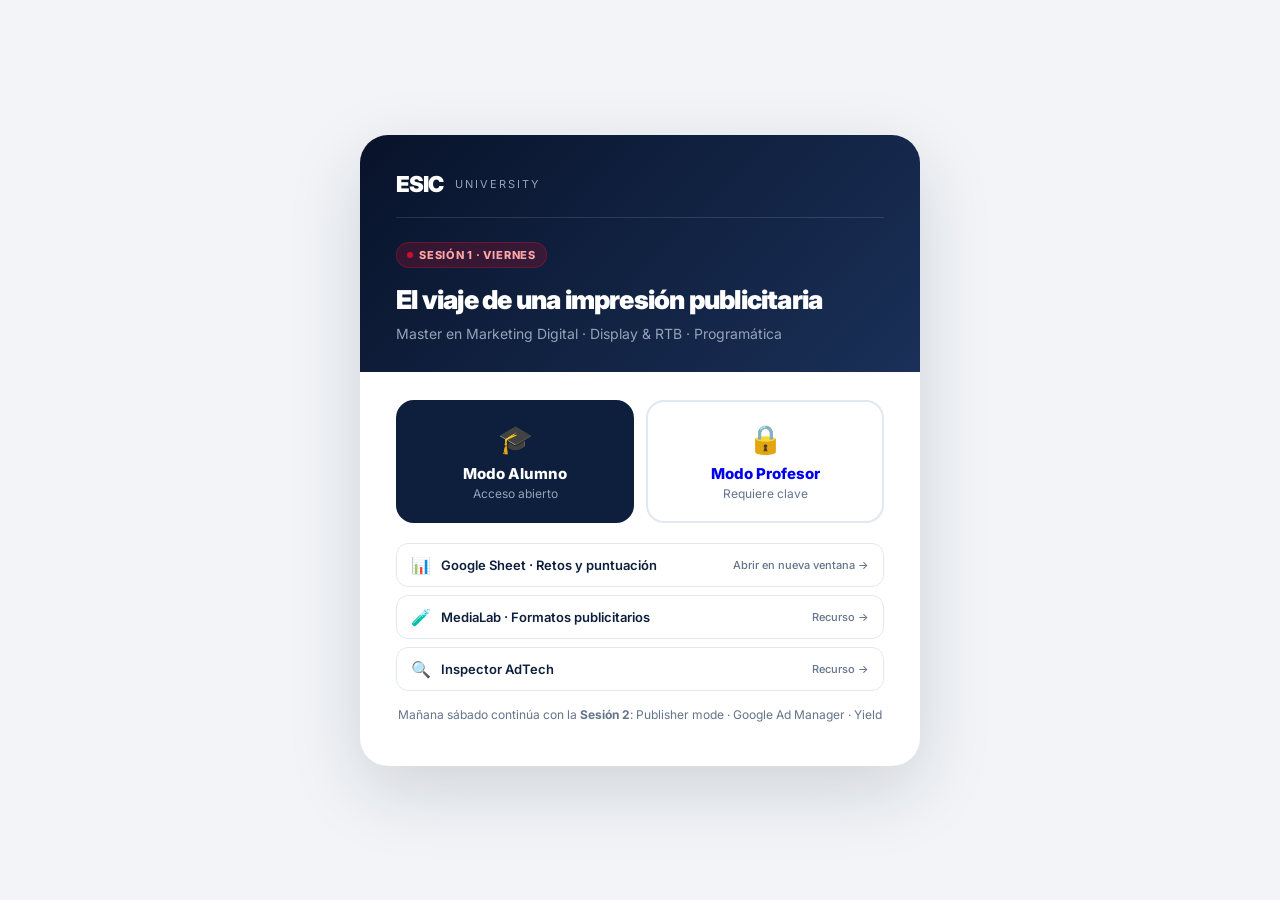
<file: index.html>
<!doctype html>
<html lang="es">
<head>
  <meta charset="utf-8">
  <meta name="viewport" content="width=device-width, initial-scale=1">
  <meta name="robots" content="noindex,nofollow">
  <title>ESIC · Display & RTB · Sesión 1</title>
  <link rel="preconnect" href="https://fonts.googleapis.com">
  <link rel="preconnect" href="https://fonts.gstatic.com" crossorigin>
  <link href="https://fonts.googleapis.com/css2?family=Inter:wght@400;500;600;700;800;900&display=swap" rel="stylesheet">
  <style>
    :root {
      --navy:#0D1F3C; --navy-dark:#08132A; --esic-red:#C8102E;
      --silver:#F2F4F7; --muted:#64748b; --line:#e2e8f0;
      --font:'Inter',ui-sans-serif,system-ui,-apple-system,Arial,sans-serif;
    }
    *{box-sizing:border-box}
    html,body{margin:0;font-family:var(--font);background:var(--silver);color:var(--navy);}
    body{min-height:100vh;display:grid;place-items:center;padding:24px;}

    .card{
      background:white;
      border-radius:28px;
      box-shadow:0 24px 72px rgba(13,31,60,.15);
      overflow:hidden;
      width:100%;max-width:560px;
    }

    .card-header{
      background:linear-gradient(135deg,var(--navy-dark),#1A3058);
      padding:36px 36px 28px;
      color:white;
    }
    .card-header-brand{
      display:flex;align-items:center;gap:10px;margin-bottom:24px;
      padding-bottom:20px;border-bottom:1px solid rgba(255,255,255,.12);
    }
    .card-header-brand span{
      font-size:22px;font-weight:900;letter-spacing:-1px;
    }
    .card-header-brand small{
      font-size:11px;color:#94a3b8;letter-spacing:2px;text-transform:uppercase;
      margin-left:2px;
    }
    .session-tag{
      display:inline-flex;align-items:center;gap:6px;
      background:rgba(200,16,46,.22);border:1px solid rgba(200,16,46,.4);
      color:#fca5a5;font-size:11px;font-weight:800;letter-spacing:.07em;
      text-transform:uppercase;border-radius:999px;padding:5px 10px;margin-bottom:16px;
    }
    .session-tag .dot{width:6px;height:6px;border-radius:50%;background:var(--esic-red);}
    .card-header h1{font-size:26px;font-weight:900;letter-spacing:-.03em;margin:0 0 8px;}
    .card-header p{color:#94a3b8;font-size:14px;margin:0;line-height:1.5;}

    .card-body{padding:28px 36px 32px;}
    .mode-grid{display:grid;grid-template-columns:1fr 1fr;gap:12px;margin-bottom:20px;}

    .mode-btn{
      display:block;text-decoration:none;
      border:2px solid var(--line);border-radius:18px;
      padding:20px;text-align:center;
      transition:border-color .15s,box-shadow .15s,transform .15s;
    }
    .mode-btn:hover{border-color:var(--navy);box-shadow:0 8px 24px rgba(13,31,60,.12);transform:translateY(-2px);}
    .mode-btn.primary{background:var(--navy);border-color:var(--navy);color:white;}
    .mode-btn.primary:hover{box-shadow:0 10px 28px rgba(13,31,60,.25);}
    .mode-btn .ico{font-size:28px;margin-bottom:8px;}
    .mode-btn strong{display:block;font-size:15px;font-weight:800;}
    .mode-btn span{display:block;font-size:12px;color:var(--muted);margin-top:3px;}
    .mode-btn.primary span{color:#94a3b8;}

    .resource-link{
      display:flex;align-items:center;gap:10px;
      text-decoration:none;
      border:1px solid var(--line);border-radius:12px;
      padding:11px 14px;margin-bottom:8px;
      font-size:13px;font-weight:600;color:var(--navy);
      transition:background .12s;
    }
    .resource-link:hover{background:var(--silver);}
    .resource-link .ico{font-size:16px;}
    .resource-label{color:var(--muted);font-size:11px;margin-left:auto;font-weight:500;}

    .footer-note{text-align:center;font-size:12px;color:var(--muted);margin-top:16px;}
  </style>
</head>
<body>
  <div class="card">
    <div class="card-header">
      <div class="card-header-brand">
        <span>ESIC</span><small>University</small>
      </div>
      <div class="session-tag"><span class="dot"></span>Sesión 1 · Viernes</div>
      <h1>El viaje de una impresión publicitaria</h1>
      <p>Master en Marketing Digital · Display &amp; RTB · Programática</p>
    </div>

    <div class="card-body">
      <div class="mode-grid">
        <a class="mode-btn primary" href="alumno/index.html">
          <div class="ico">🎓</div>
          <strong>Modo Alumno</strong>
          <span>Acceso abierto</span>
        </a>
        <a class="mode-btn" href="profesor/index.html">
          <div class="ico">🔒</div>
          <strong>Modo Profesor</strong>
          <span>Requiere clave</span>
        </a>
      </div>

      <a class="resource-link" href="https://docs.google.com/spreadsheets/d/1OsMyOx1eSzY2bn0XF4uiH4vZr4511WT5BBZG2ZeqS1U/edit" target="_blank" rel="noopener">
        <span class="ico">📊</span>
        Google Sheet · Retos y puntuación
        <span class="resource-label">Abrir en nueva ventana →</span>
      </a>
      <a class="resource-link" href="recursos/medialab/index.html" target="_blank" rel="noopener">
        <span class="ico">🧪</span>
        MediaLab · Formatos publicitarios
        <span class="resource-label">Recurso →</span>
      </a>
      <a class="resource-link" href="recursos/inspector-adtech.html" target="_blank" rel="noopener">
        <span class="ico">🔍</span>
        Inspector AdTech
        <span class="resource-label">Recurso →</span>
      </a>

      <p class="footer-note">Mañana sábado continúa con la <strong>Sesión 2</strong>: Publisher mode · Google Ad Manager · Yield</p>
    </div>
  </div>
</body>
</html>
</file>
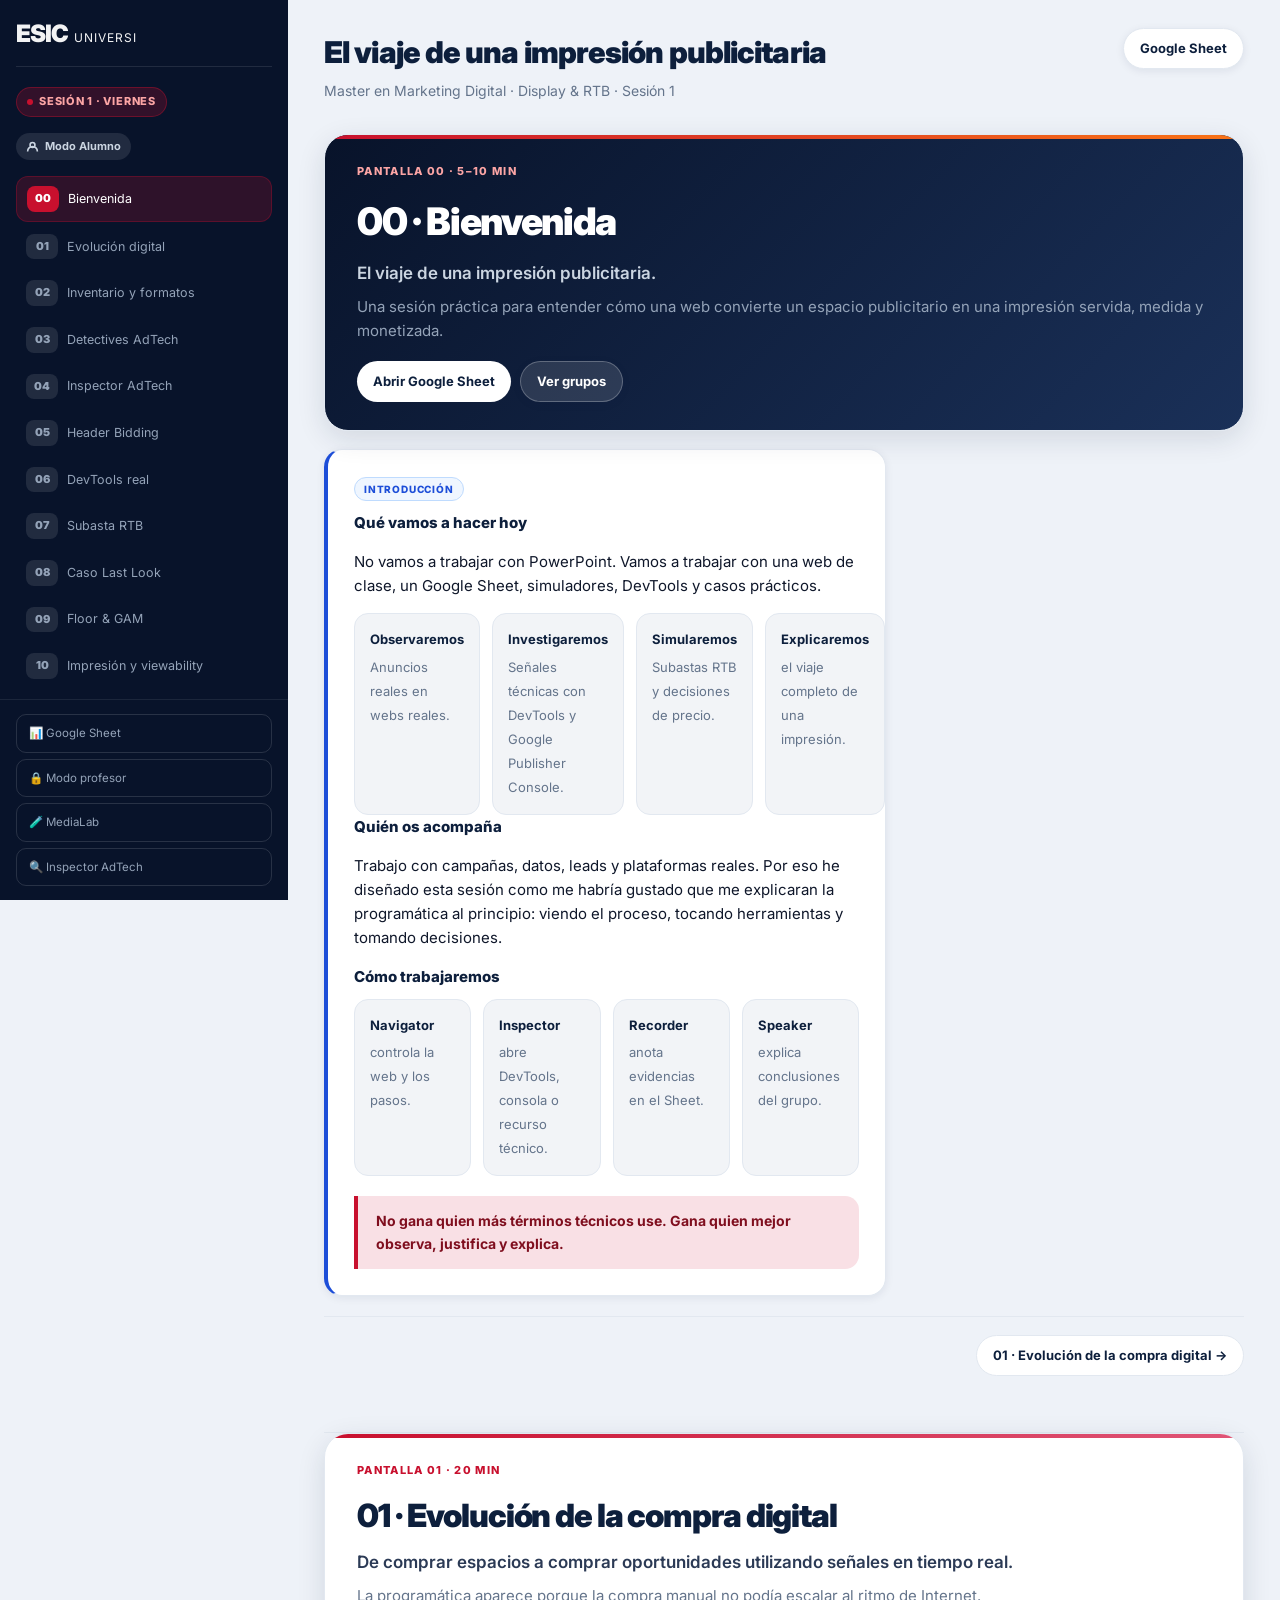
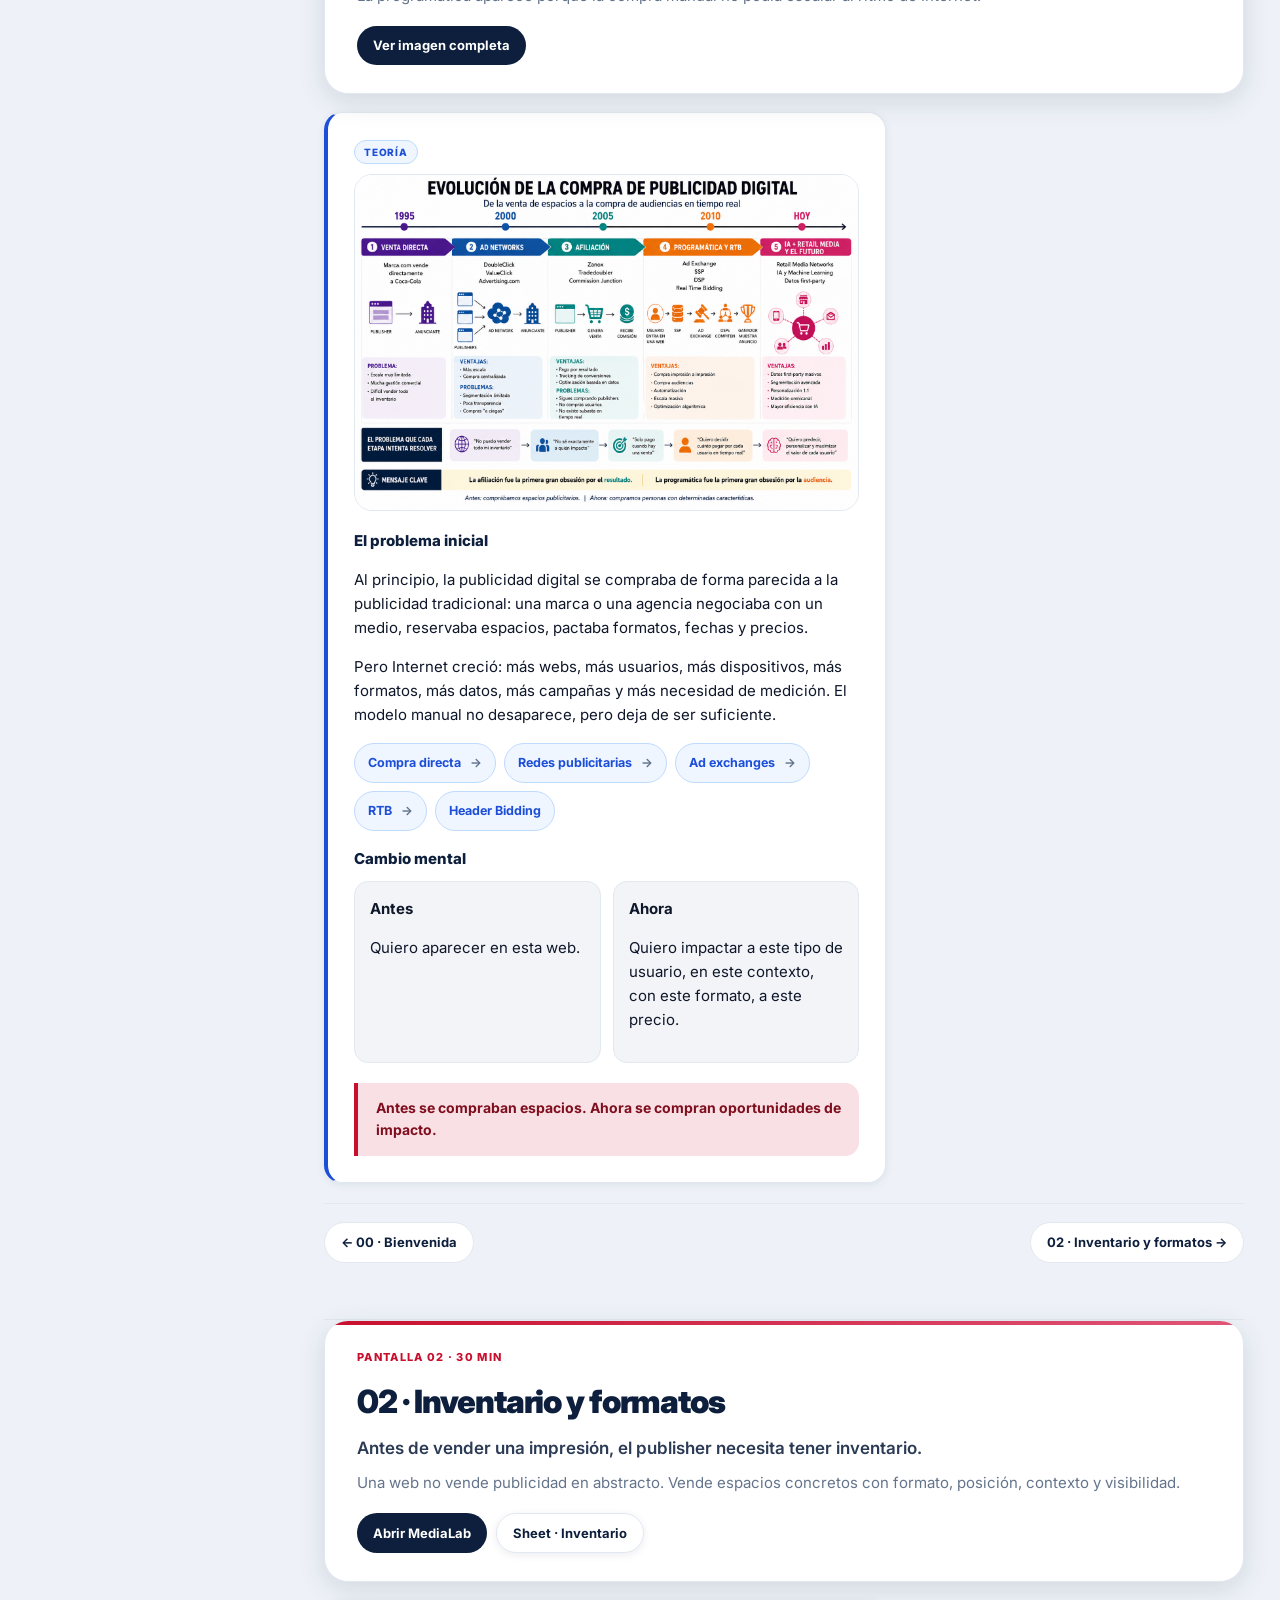
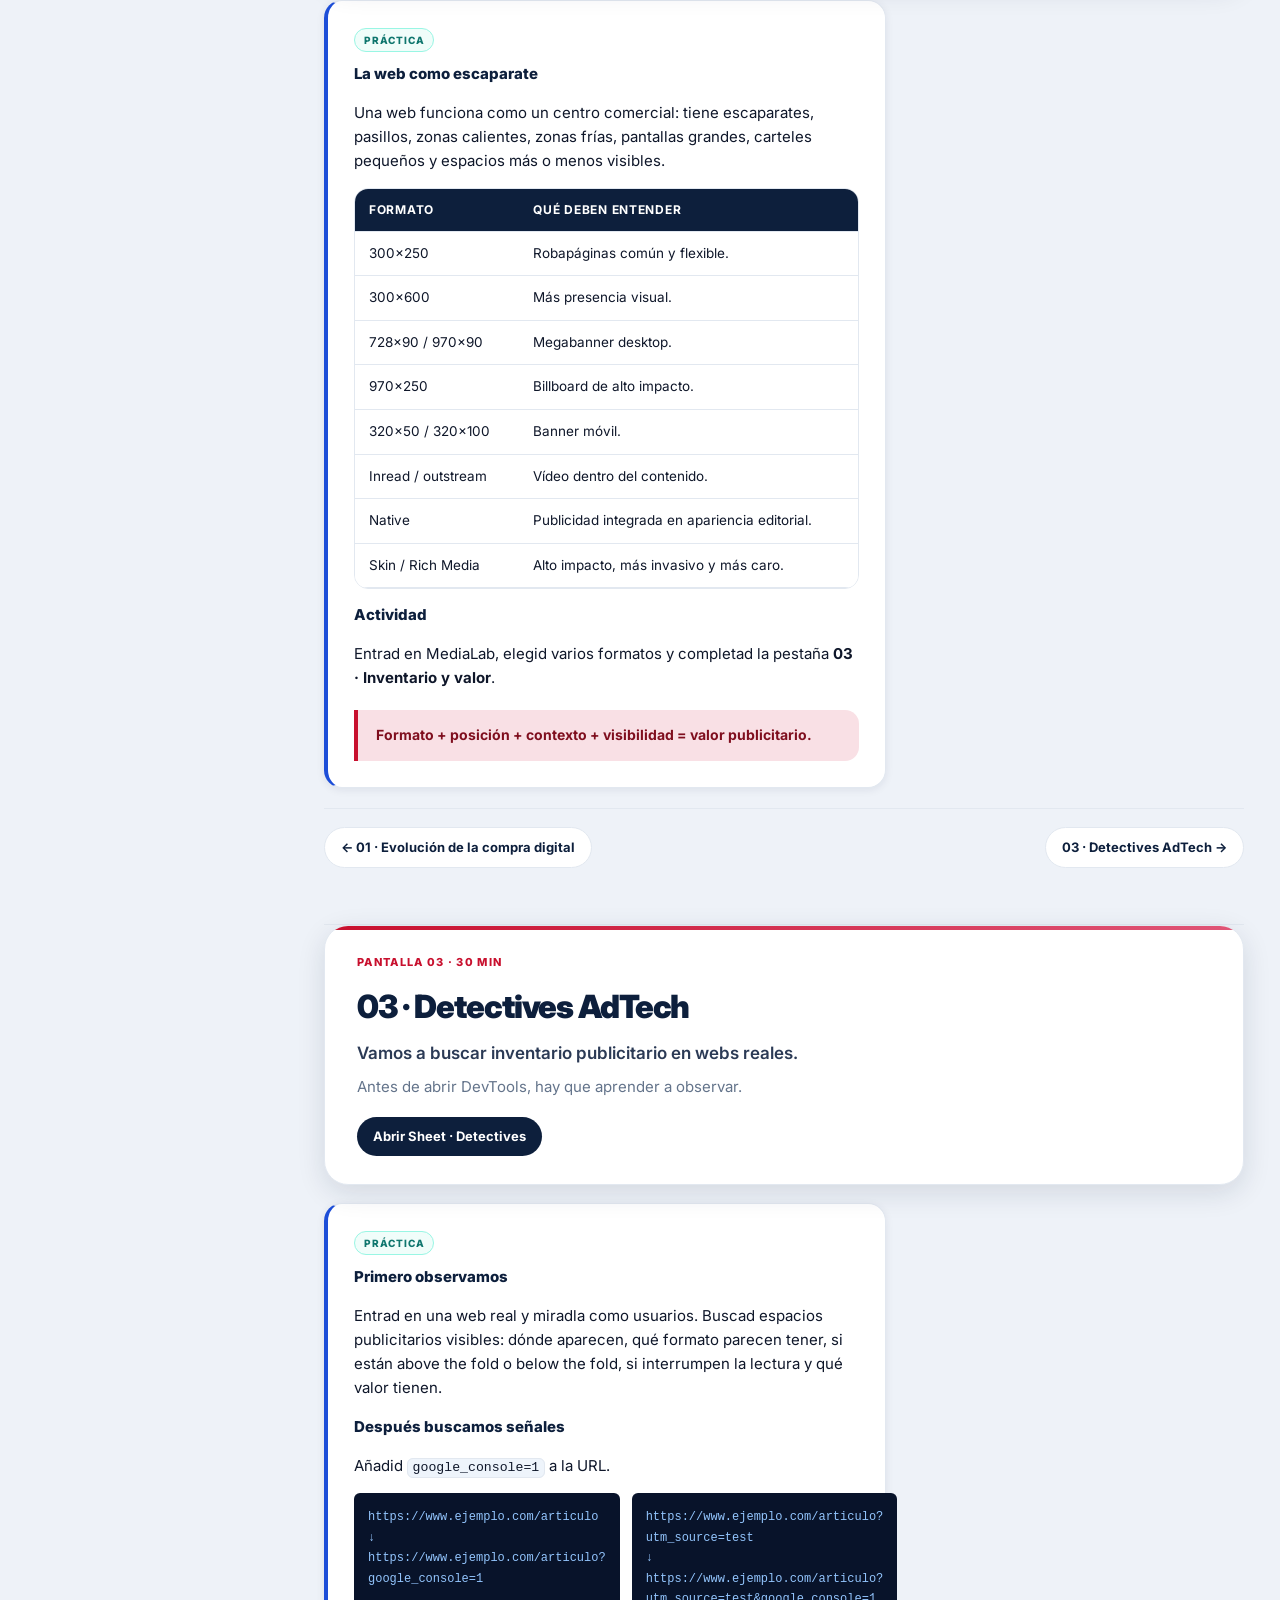
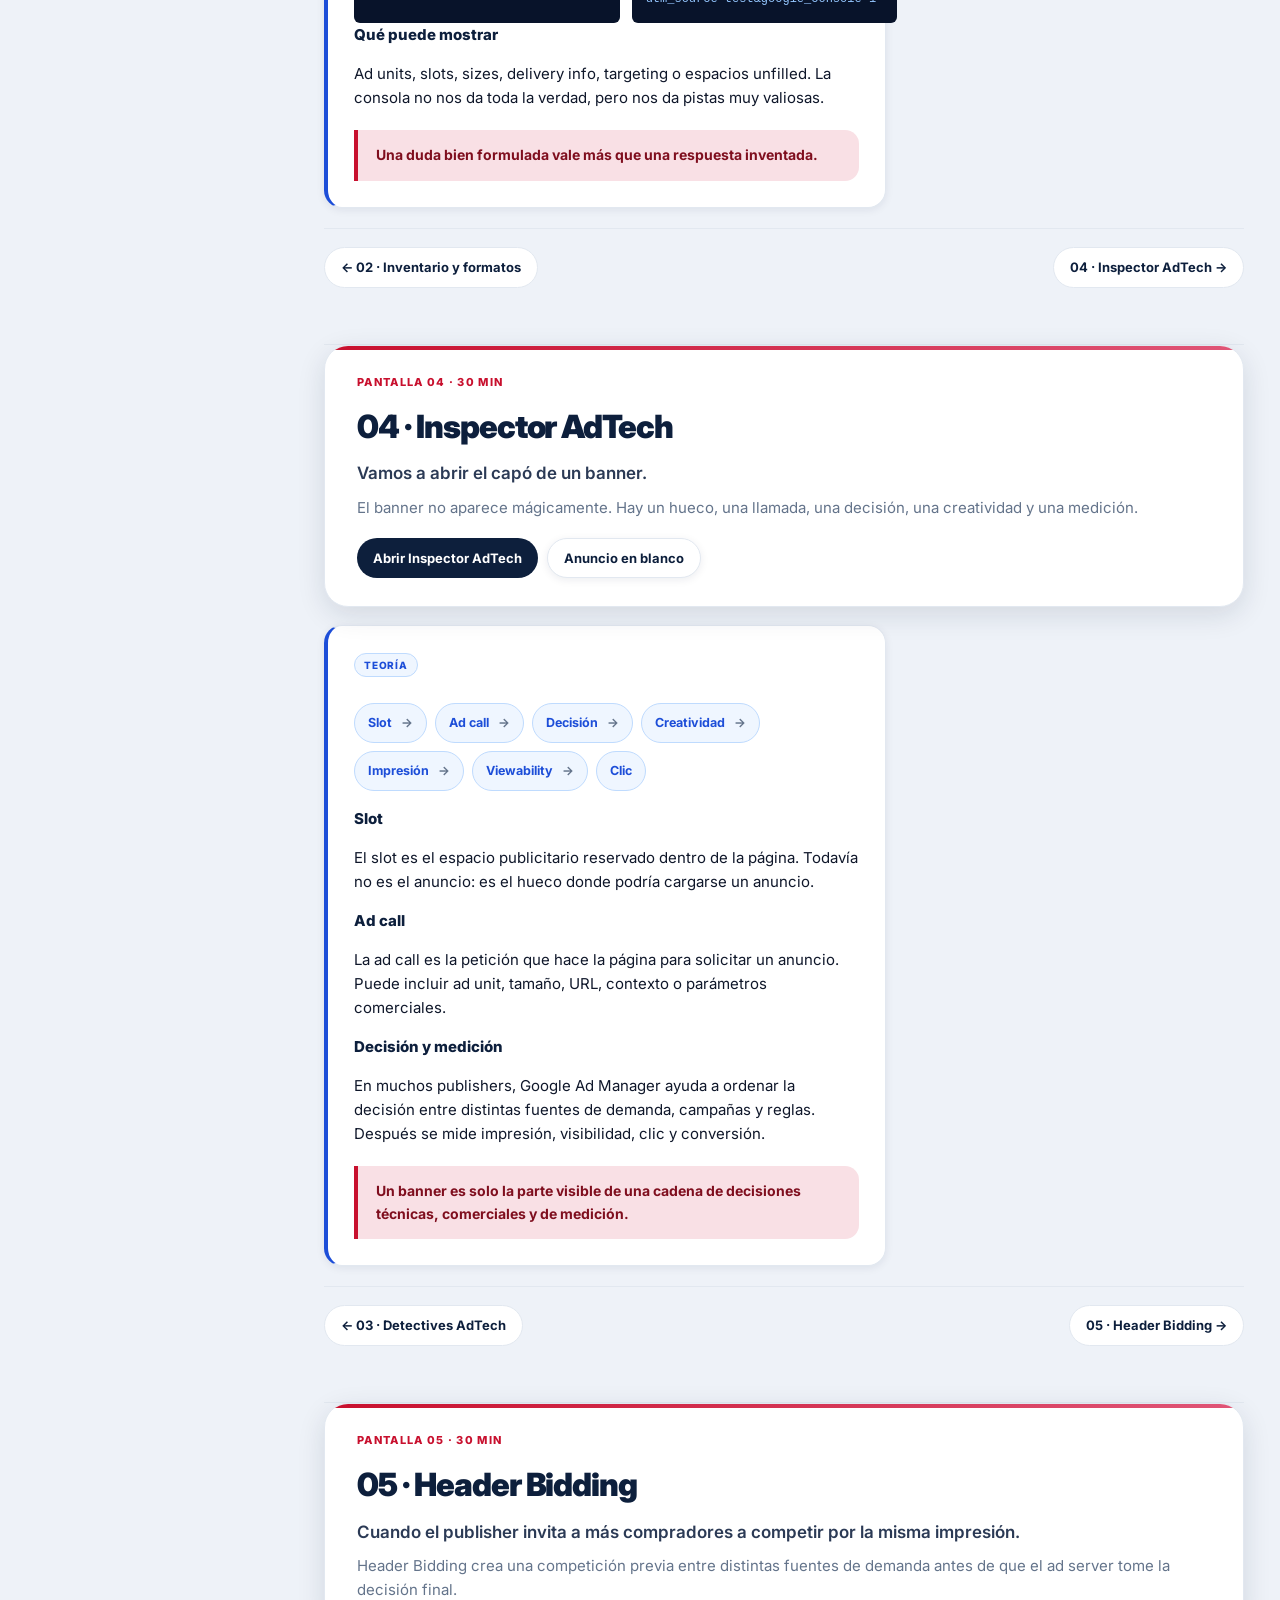
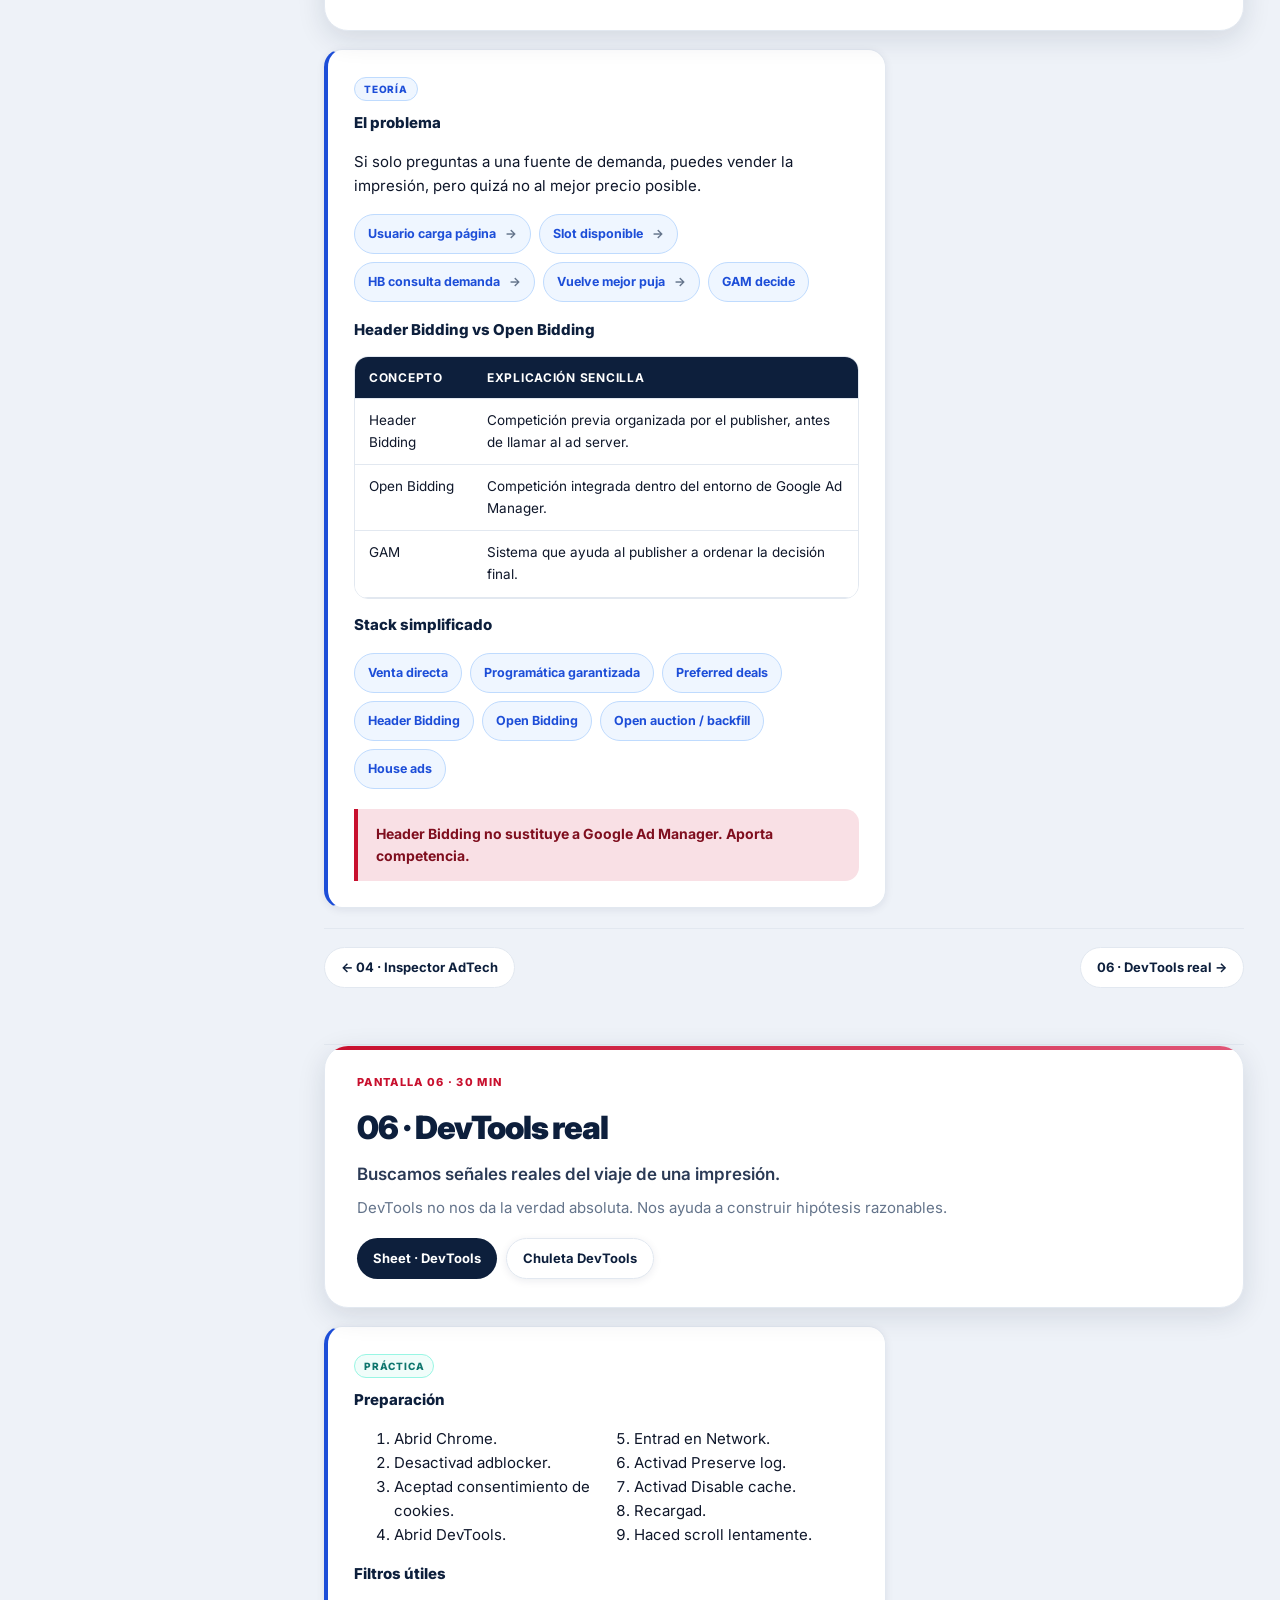
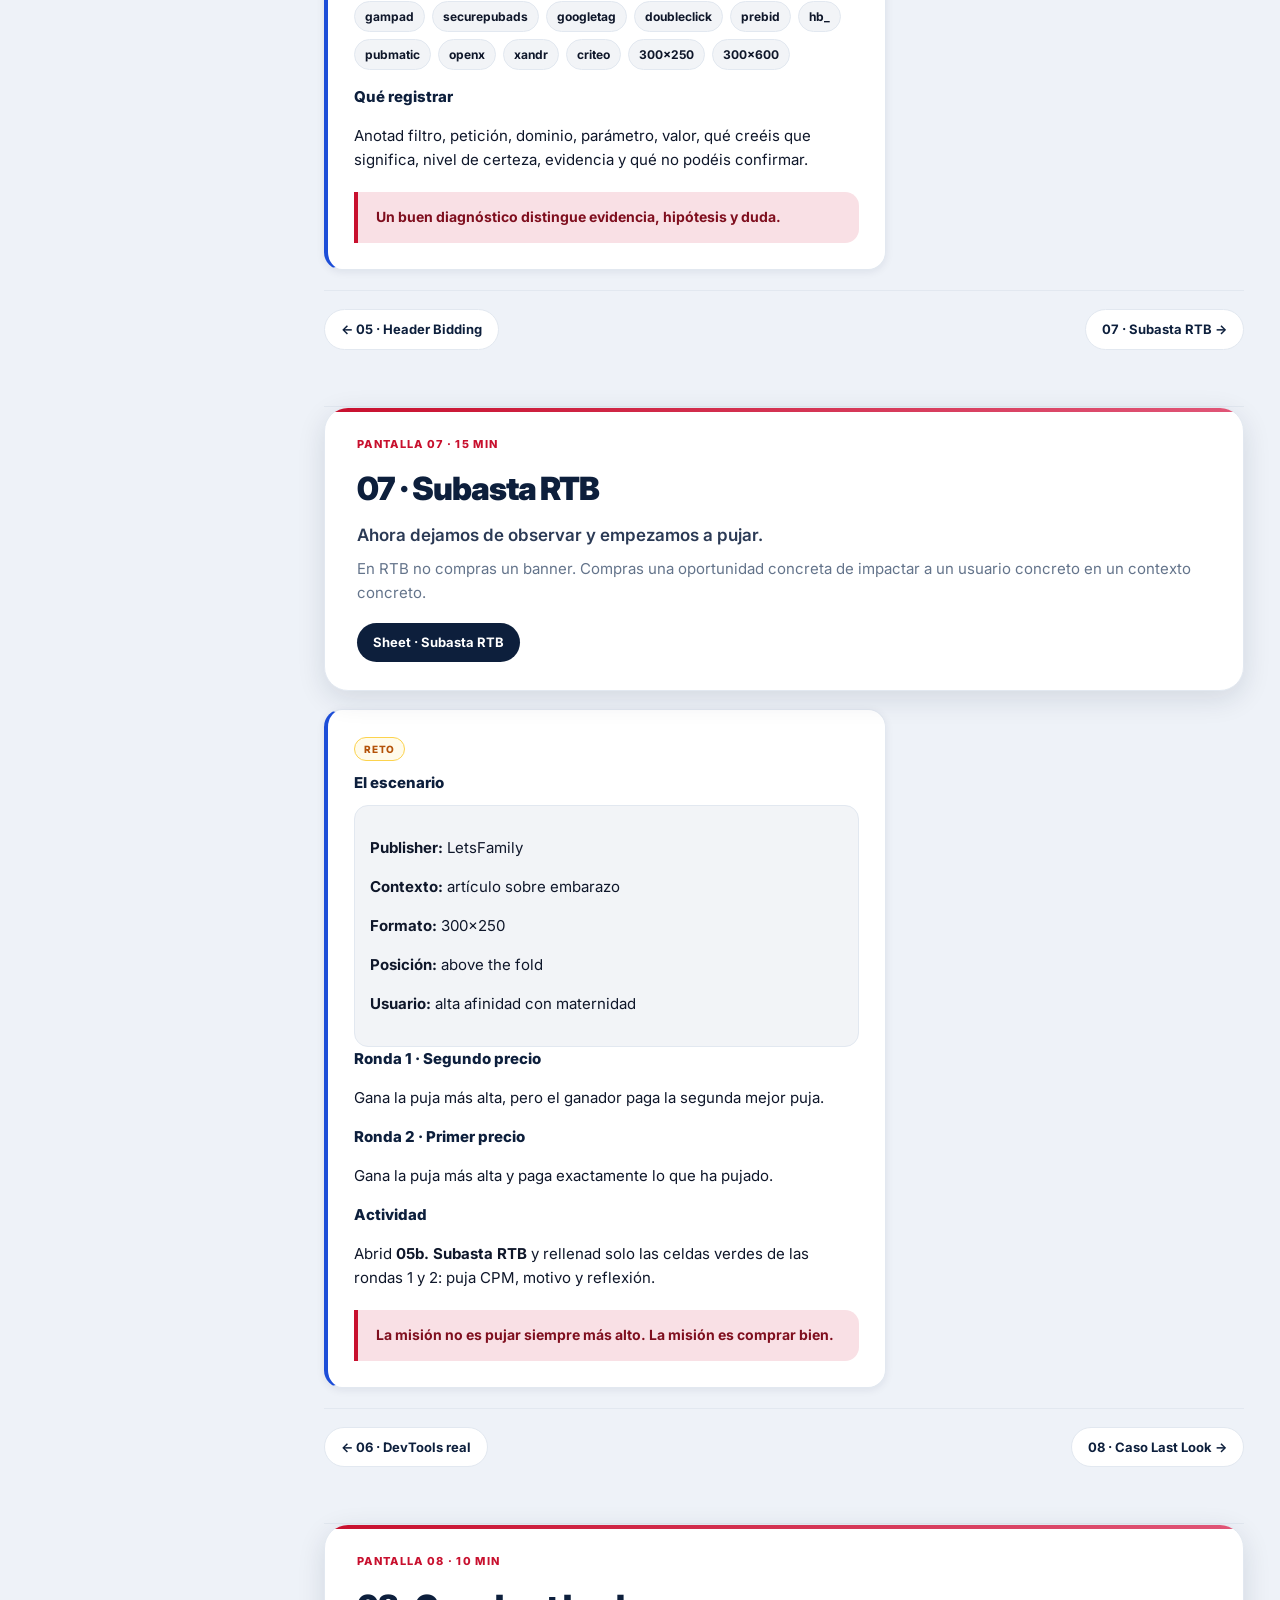
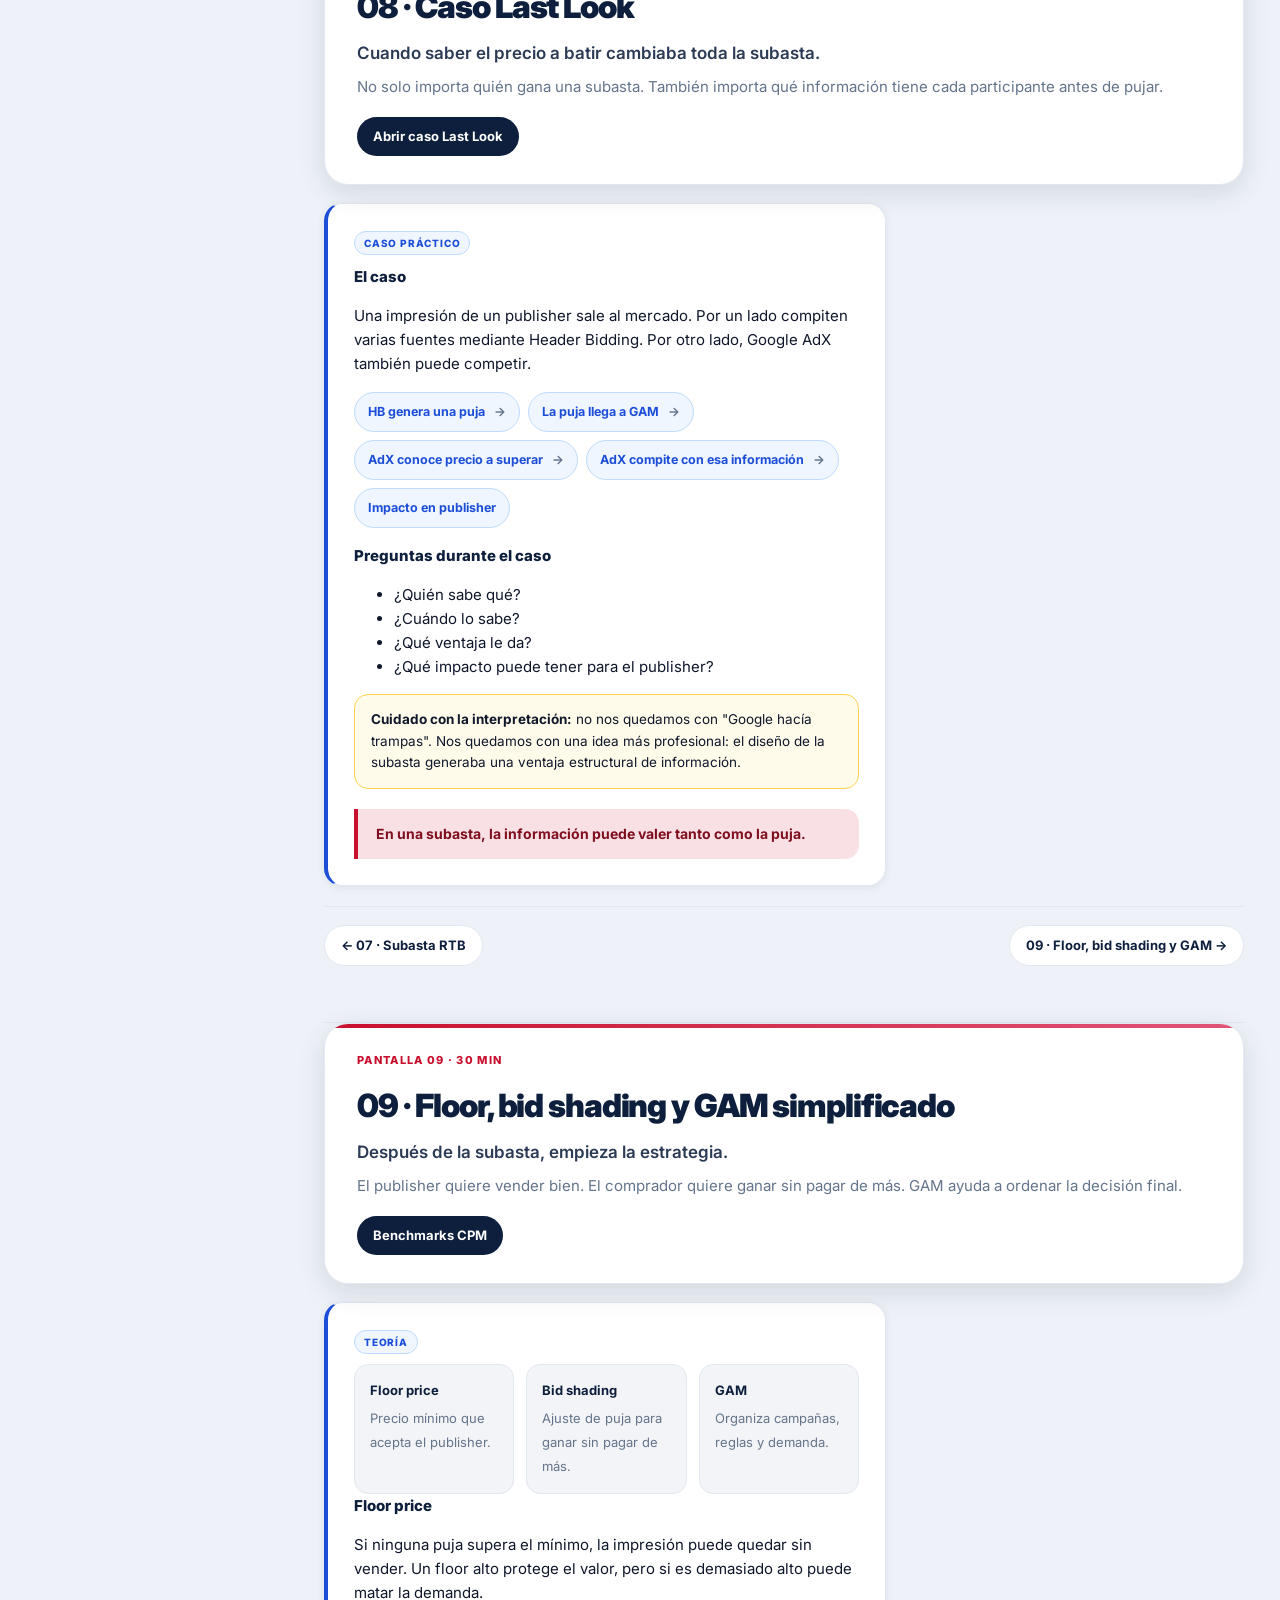
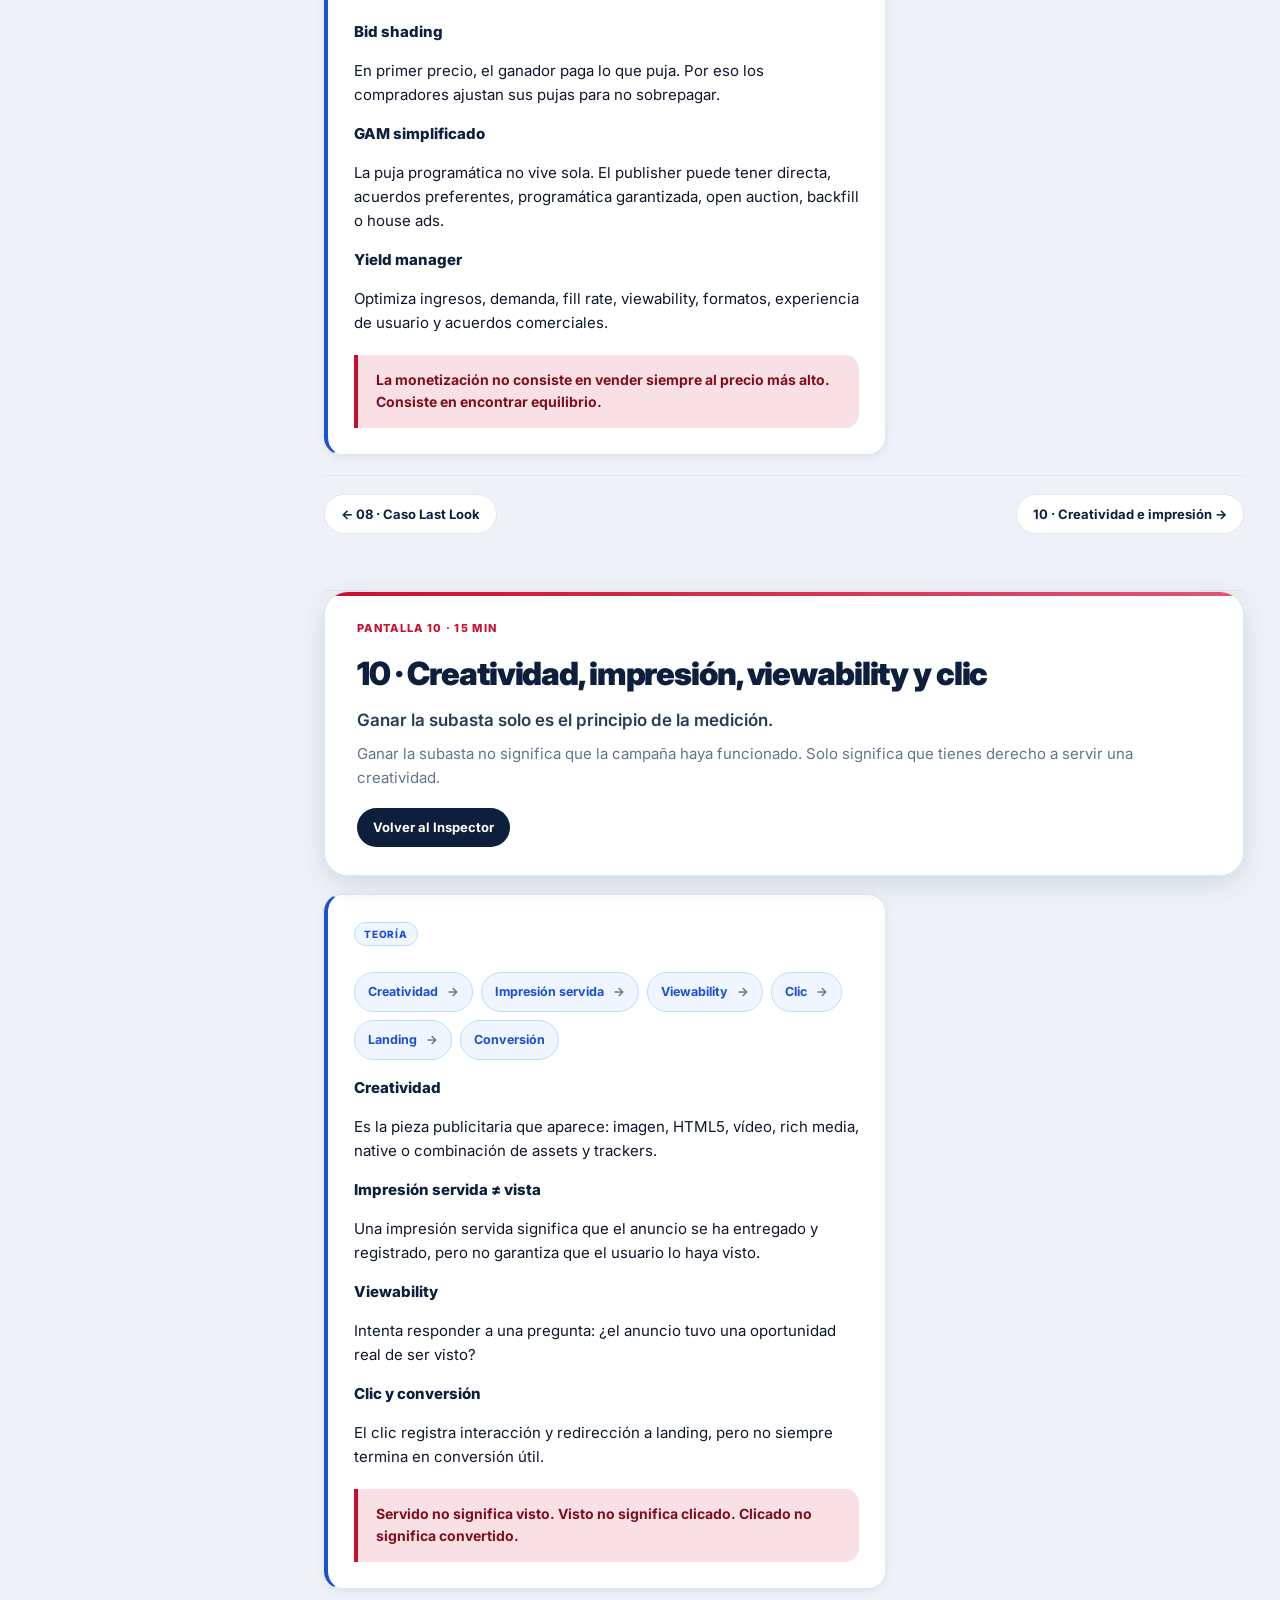
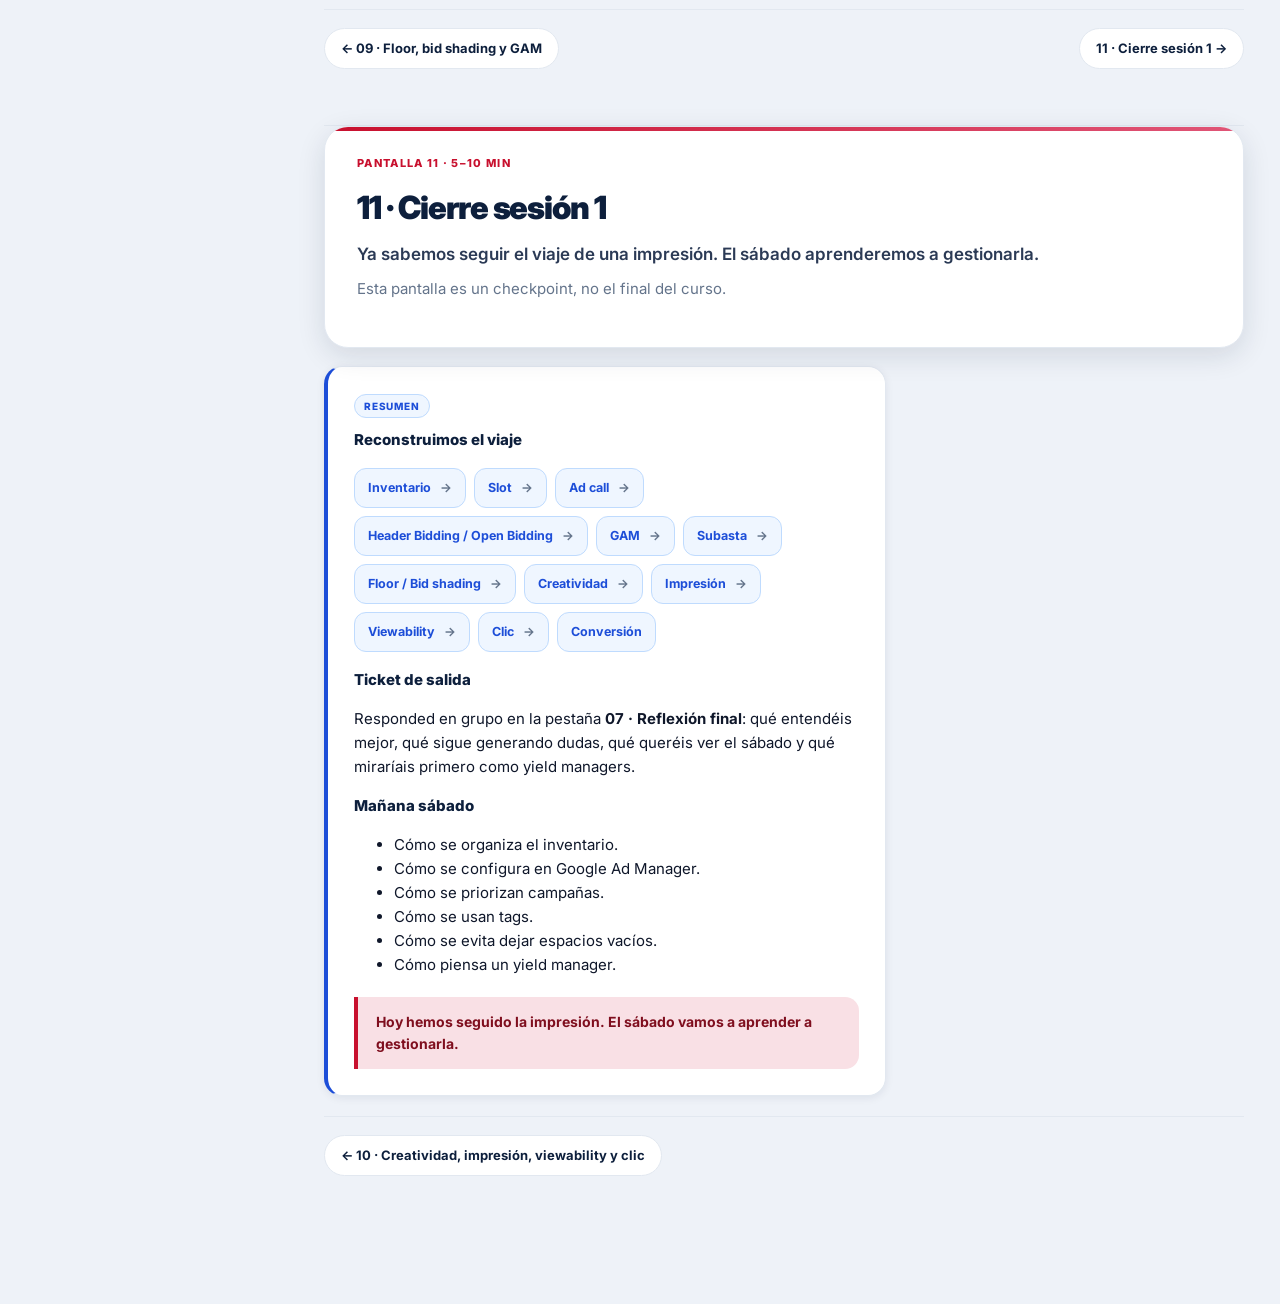
<file: alumno/index.html>
<!doctype html>
<html lang="es">
<head>
  <meta charset="utf-8">
  <meta name="viewport" content="width=device-width, initial-scale=1">
  <meta name="robots" content="noindex,nofollow">
  <title>ESIC · Display & RTB · S1 · El viaje de una impresión</title>
  <link rel="preconnect" href="https://fonts.googleapis.com">
  <link rel="preconnect" href="https://fonts.gstatic.com" crossorigin>
  <link href="https://fonts.googleapis.com/css2?family=Inter:wght@400;500;600;700;800;900&display=swap" rel="stylesheet">
  <link rel="stylesheet" href="../assets/styles.css">
</head>
<body data-mode="alumno">

<div class="layout">

  <!-- ── Sidebar ───────────────────────────────────────── -->
  <aside class="sidebar">
    <div class="sidebar-inner">
      <div class="brand">
        <!-- ESIC logotype inline SVG -->
        <svg class="brand-logo" viewBox="0 0 120 28" fill="none" xmlns="http://www.w3.org/2000/svg" aria-label="ESIC University">
          <text x="0" y="22" font-family="Inter,sans-serif" font-weight="900" font-size="24" fill="white" letter-spacing="-1">ESIC</text>
          <text x="58" y="22" font-family="Inter,sans-serif" font-weight="400" font-size="12" fill="#94a3b8" letter-spacing="1">UNIVERSITY</text>
        </svg>
      </div>

      <div class="session-badge">
        <span class="dot"></span>
        Sesión 1 · Viernes
      </div>

      <span class="mode-pill alumno">
        <svg viewBox="0 0 16 16" fill="none" stroke="currentColor" stroke-width="2"><circle cx="8" cy="6" r="3"/><path d="M2 14c0-3.3 2.7-6 6-6s6 2.7 6 6"/></svg>
        Modo Alumno
      </span>

      <nav class="nav">
        <a href="#s00"><span class="num">00</span>Bienvenida</a>
        <a href="#s01"><span class="num">01</span>Evolución digital</a>
        <a href="#s02"><span class="num">02</span>Inventario y formatos</a>
        <a href="#s03"><span class="num">03</span>Detectives AdTech</a>
        <a href="#s04"><span class="num">04</span>Inspector AdTech</a>
        <a href="#s05"><span class="num">05</span>Header Bidding</a>
        <a href="#s06"><span class="num">06</span>DevTools real</a>
        <a href="#s07"><span class="num">07</span>Subasta RTB</a>
        <a href="#s08"><span class="num">08</span>Caso Last Look</a>
        <a href="#s09"><span class="num">09</span>Floor &amp; GAM</a>
        <a href="#s10"><span class="num">10</span>Impresión y viewability</a>
        <a href="#s11"><span class="num">11</span>Cierre sesión 1</a>
      </nav>
    </div>

    <div class="side-actions">
      <a href="https://docs.google.com/spreadsheets/d/1OsMyOx1eSzY2bn0XF4uiH4vZr4511WT5BBZG2ZeqS1U/edit" target="_blank" rel="noopener">📊 Google Sheet</a>
      <a href="../profesor/index.html">🔒 Modo profesor</a>
      <a href="../recursos/medialab/index.html" target="_blank" rel="noopener">🧪 MediaLab</a>
      <a href="../recursos/inspector-adtech.html" target="_blank" rel="noopener">🔍 Inspector AdTech</a>
    </div>
  </aside>

  <!-- ── Main ──────────────────────────────────────────── -->
  <main class="main">

    <div class="topbar">
      <div class="topbar-info">
        <h1>El viaje de una impresión publicitaria</h1>
        <p>Master en Marketing Digital · Display &amp; RTB · Sesión 1</p>
      </div>
      <a class="btn alt" href="https://docs.google.com/spreadsheets/d/1OsMyOx1eSzY2bn0XF4uiH4vZr4511WT5BBZG2ZeqS1U/edit" target="_blank" rel="noopener">Google Sheet</a>
    </div>

    <!-- ── S00 · Bienvenida ── -->
    <section class="screen" id="s00">
      <div class="screen-head hero-head">
        <p class="eyebrow">Pantalla 00 · 5–10 min</p>
        <h2>00 · Bienvenida</h2>
        <p class="subtitle">El viaje de una impresión publicitaria.</p>
        <p class="lead">Una sesión práctica para entender cómo una web convierte un espacio publicitario en una impresión servida, medida y monetizada.</p>
        <div class="actions">
          <a class="btn" href="https://docs.google.com/spreadsheets/d/1OsMyOx1eSzY2bn0XF4uiH4vZr4511WT5BBZG2ZeqS1U/edit#gid=99691456" target="_blank" rel="noopener">Abrir Google Sheet</a>
          <a class="btn alt" href="https://docs.google.com/spreadsheets/d/1OsMyOx1eSzY2bn0XF4uiH4vZr4511WT5BBZG2ZeqS1U/edit#gid=1535924209" target="_blank" rel="noopener">Ver grupos</a>
        </div>
      </div>
      <div class="content-grid">
        <main class="student-card">
          <span class="tag tag-teoria">Introducción</span>
          <h3>Qué vamos a hacer hoy</h3>
          <p>No vamos a trabajar con PowerPoint. Vamos a trabajar con una web de clase, un Google Sheet, simuladores, DevTools y casos prácticos.</p>
          <div class="grid four">
            <article><strong>Observaremos</strong><span>Anuncios reales en webs reales.</span></article>
            <article><strong>Investigaremos</strong><span>Señales técnicas con DevTools y Google Publisher Console.</span></article>
            <article><strong>Simularemos</strong><span>Subastas RTB y decisiones de precio.</span></article>
            <article><strong>Explicaremos</strong><span>el viaje completo de una impresión.</span></article>
          </div>
          <h3>Quién os acompaña</h3>
          <p>Trabajo con campañas, datos, leads y plataformas reales. Por eso he diseñado esta sesión como me habría gustado que me explicaran la programática al principio: viendo el proceso, tocando herramientas y tomando decisiones.</p>
          <h3>Cómo trabajaremos</h3>
          <div class="roles">
            <div><b>Navigator</b><span>controla la web y los pasos.</span></div>
            <div><b>Inspector</b><span>abre DevTools, consola o recurso técnico.</span></div>
            <div><b>Recorder</b><span>anota evidencias en el Sheet.</span></div>
            <div><b>Speaker</b><span>explica conclusiones del grupo.</span></div>
          </div>
          <blockquote>No gana quien más términos técnicos use. Gana quien mejor observa, justifica y explica.</blockquote>
        </main>
      </div>
      <div class="pager"><span></span><a href="#s01">01 · Evolución de la compra digital →</a></div>
    </section>

    <!-- ── S01 · Evolución ── -->
    <section class="screen" id="s01">
      <div class="screen-head">
        <p class="eyebrow">Pantalla 01 · 20 min</p>
        <h2>01 · Evolución de la compra digital</h2>
        <p class="subtitle">De comprar espacios a comprar oportunidades utilizando señales en tiempo real.</p>
        <p class="lead">La programática aparece porque la compra manual no podía escalar al ritmo de Internet.</p>
        <div class="actions">
          <a class="btn" href="../assets/evolucion-de-la-compra-digital.png" target="_blank" rel="noopener">Ver imagen completa</a>
        </div>
      </div>
      <div class="content-grid">
        <main class="student-card">
          <span class="tag tag-teoria">Teoría</span>
          <div class="image-card"><img src="../assets/evolucion-de-la-compra-digital.png" alt="Evolución de la compra digital"></div>
          <h3>El problema inicial</h3>
          <p>Al principio, la publicidad digital se compraba de forma parecida a la publicidad tradicional: una marca o una agencia negociaba con un medio, reservaba espacios, pactaba formatos, fechas y precios.</p>
          <p>Pero Internet creció: más webs, más usuarios, más dispositivos, más formatos, más datos, más campañas y más necesidad de medición. El modelo manual no desaparece, pero deja de ser suficiente.</p>
          <div class="flow">
            <span>Compra directa</span><span>Redes publicitarias</span><span>Ad exchanges</span><span>RTB</span><span>Header Bidding</span>
          </div>
          <h3>Cambio mental</h3>
          <div class="compare">
            <div><b>Antes</b><p>Quiero aparecer en esta web.</p></div>
            <div><b>Ahora</b><p>Quiero impactar a este tipo de usuario, en este contexto, con este formato, a este precio.</p></div>
          </div>
          <blockquote>Antes se compraban espacios. Ahora se compran oportunidades de impacto.</blockquote>
        </main>
      </div>
      <div class="pager"><a href="#s00">← 00 · Bienvenida</a><a href="#s02">02 · Inventario y formatos →</a></div>
    </section>

    <!-- ── S02 · Inventario ── -->
    <section class="screen" id="s02">
      <div class="screen-head">
        <p class="eyebrow">Pantalla 02 · 30 min</p>
        <h2>02 · Inventario y formatos</h2>
        <p class="subtitle">Antes de vender una impresión, el publisher necesita tener inventario.</p>
        <p class="lead">Una web no vende publicidad en abstracto. Vende espacios concretos con formato, posición, contexto y visibilidad.</p>
        <div class="actions">
          <a class="btn" href="../recursos/medialab/index.html" target="_blank" rel="noopener">Abrir MediaLab</a>
          <a class="btn alt" href="https://docs.google.com/spreadsheets/d/1OsMyOx1eSzY2bn0XF4uiH4vZr4511WT5BBZG2ZeqS1U/edit#gid=698691986" target="_blank" rel="noopener">Sheet · Inventario</a>
        </div>
      </div>
      <div class="content-grid">
        <main class="student-card">
          <span class="tag tag-practica">Práctica</span>
          <h3>La web como escaparate</h3>
          <p>Una web funciona como un centro comercial: tiene escaparates, pasillos, zonas calientes, zonas frías, pantallas grandes, carteles pequeños y espacios más o menos visibles.</p>
          <div class="table-wrap">
            <table>
              <thead><tr><th>Formato</th><th>Qué deben entender</th></tr></thead>
              <tbody>
                <tr><td>300x250</td><td>Robapáginas común y flexible.</td></tr>
                <tr><td>300x600</td><td>Más presencia visual.</td></tr>
                <tr><td>728x90 / 970x90</td><td>Megabanner desktop.</td></tr>
                <tr><td>970x250</td><td>Billboard de alto impacto.</td></tr>
                <tr><td>320x50 / 320x100</td><td>Banner móvil.</td></tr>
                <tr><td>Inread / outstream</td><td>Vídeo dentro del contenido.</td></tr>
                <tr><td>Native</td><td>Publicidad integrada en apariencia editorial.</td></tr>
                <tr><td>Skin / Rich Media</td><td>Alto impacto, más invasivo y más caro.</td></tr>
              </tbody>
            </table>
          </div>
          <h3>Actividad</h3>
          <p>Entrad en MediaLab, elegid varios formatos y completad la pestaña <b>03 · Inventario y valor</b>.</p>
          <blockquote>Formato + posición + contexto + visibilidad = valor publicitario.</blockquote>
        </main>
      </div>
      <div class="pager"><a href="#s01">← 01 · Evolución de la compra digital</a><a href="#s03">03 · Detectives AdTech →</a></div>
    </section>

    <!-- ── S03 · Detectives ── -->
    <section class="screen" id="s03">
      <div class="screen-head">
        <p class="eyebrow">Pantalla 03 · 30 min</p>
        <h2>03 · Detectives AdTech</h2>
        <p class="subtitle">Vamos a buscar inventario publicitario en webs reales.</p>
        <p class="lead">Antes de abrir DevTools, hay que aprender a observar.</p>
        <div class="actions">
          <a class="btn" href="https://docs.google.com/spreadsheets/d/1OsMyOx1eSzY2bn0XF4uiH4vZr4511WT5BBZG2ZeqS1U/edit#gid=196763690" target="_blank" rel="noopener">Abrir Sheet · Detectives</a>
        </div>
      </div>
      <div class="content-grid">
        <main class="student-card">
          <span class="tag tag-practica">Práctica</span>
          <h3>Primero observamos</h3>
          <p>Entrad en una web real y miradla como usuarios. Buscad espacios publicitarios visibles: dónde aparecen, qué formato parecen tener, si están above the fold o below the fold, si interrumpen la lectura y qué valor tienen.</p>
          <h3>Después buscamos señales</h3>
          <p>Añadid <code>google_console=1</code> a la URL.</p>
          <div class="codegrid">
            <code>https://www.ejemplo.com/articulo
↓
https://www.ejemplo.com/articulo?google_console=1</code>
            <code>https://www.ejemplo.com/articulo?utm_source=test
↓
https://www.ejemplo.com/articulo?utm_source=test&amp;google_console=1</code>
          </div>
          <h3>Qué puede mostrar</h3>
          <p>Ad units, slots, sizes, delivery info, targeting o espacios unfilled. La consola no nos da toda la verdad, pero nos da pistas muy valiosas.</p>
          <blockquote>Una duda bien formulada vale más que una respuesta inventada.</blockquote>
        </main>
      </div>
      <div class="pager"><a href="#s02">← 02 · Inventario y formatos</a><a href="#s04">04 · Inspector AdTech →</a></div>
    </section>

    <!-- ── S04 · Inspector ── -->
    <section class="screen" id="s04">
      <div class="screen-head">
        <p class="eyebrow">Pantalla 04 · 30 min</p>
        <h2>04 · Inspector AdTech</h2>
        <p class="subtitle">Vamos a abrir el capó de un banner.</p>
        <p class="lead">El banner no aparece mágicamente. Hay un hueco, una llamada, una decisión, una creatividad y una medición.</p>
        <div class="actions">
          <a class="btn" href="../recursos/inspector-adtech.html" target="_blank" rel="noopener">Abrir Inspector AdTech</a>
          <a class="btn alt" href="../recursos/anuncio-en-blanco.html" target="_blank" rel="noopener">Anuncio en blanco</a>
        </div>
      </div>
      <div class="content-grid">
        <main class="student-card">
          <span class="tag tag-teoria">Teoría</span>
          <div class="big-flow"><span>Slot</span><span>Ad call</span><span>Decisión</span><span>Creatividad</span><span>Impresión</span><span>Viewability</span><span>Clic</span></div>
          <h3>Slot</h3>
          <p>El slot es el espacio publicitario reservado dentro de la página. Todavía no es el anuncio: es el hueco donde podría cargarse un anuncio.</p>
          <h3>Ad call</h3>
          <p>La ad call es la petición que hace la página para solicitar un anuncio. Puede incluir ad unit, tamaño, URL, contexto o parámetros comerciales.</p>
          <h3>Decisión y medición</h3>
          <p>En muchos publishers, Google Ad Manager ayuda a ordenar la decisión entre distintas fuentes de demanda, campañas y reglas. Después se mide impresión, visibilidad, clic y conversión.</p>
          <blockquote>Un banner es solo la parte visible de una cadena de decisiones técnicas, comerciales y de medición.</blockquote>
        </main>
      </div>
      <div class="pager"><a href="#s03">← 03 · Detectives AdTech</a><a href="#s05">05 · Header Bidding →</a></div>
    </section>

    <!-- ── S05 · Header Bidding ── -->
    <section class="screen" id="s05">
      <div class="screen-head">
        <p class="eyebrow">Pantalla 05 · 30 min</p>
        <h2>05 · Header Bidding</h2>
        <p class="subtitle">Cuando el publisher invita a más compradores a competir por la misma impresión.</p>
        <p class="lead">Header Bidding crea una competición previa entre distintas fuentes de demanda antes de que el ad server tome la decisión final.</p>
      </div>
      <div class="content-grid">
        <main class="student-card">
          <span class="tag tag-teoria">Teoría</span>
          <h3>El problema</h3>
          <p>Si solo preguntas a una fuente de demanda, puedes vender la impresión, pero quizá no al mejor precio posible.</p>
          <div class="big-flow"><span>Usuario carga página</span><span>Slot disponible</span><span>HB consulta demanda</span><span>Vuelve mejor puja</span><span>GAM decide</span></div>
          <h3>Header Bidding vs Open Bidding</h3>
          <div class="table-wrap">
            <table>
              <thead><tr><th>Concepto</th><th>Explicación sencilla</th></tr></thead>
              <tbody>
                <tr><td>Header Bidding</td><td>Competición previa organizada por el publisher, antes de llamar al ad server.</td></tr>
                <tr><td>Open Bidding</td><td>Competición integrada dentro del entorno de Google Ad Manager.</td></tr>
                <tr><td>GAM</td><td>Sistema que ayuda al publisher a ordenar la decisión final.</td></tr>
              </tbody>
            </table>
          </div>
          <h3>Stack simplificado</h3>
          <div class="stack"><span>Venta directa</span><span>Programática garantizada</span><span>Preferred deals</span><span>Header Bidding</span><span>Open Bidding</span><span>Open auction / backfill</span><span>House ads</span></div>
          <blockquote>Header Bidding no sustituye a Google Ad Manager. Aporta competencia.</blockquote>
        </main>
      </div>
      <div class="pager"><a href="#s04">← 04 · Inspector AdTech</a><a href="#s06">06 · DevTools real →</a></div>
    </section>

    <!-- ── S06 · DevTools ── -->
    <section class="screen" id="s06">
      <div class="screen-head">
        <p class="eyebrow">Pantalla 06 · 30 min</p>
        <h2>06 · DevTools real</h2>
        <p class="subtitle">Buscamos señales reales del viaje de una impresión.</p>
        <p class="lead">DevTools no nos da la verdad absoluta. Nos ayuda a construir hipótesis razonables.</p>
        <div class="actions">
          <a class="btn" href="https://docs.google.com/spreadsheets/d/1OsMyOx1eSzY2bn0XF4uiH4vZr4511WT5BBZG2ZeqS1U/edit#gid=1364740935" target="_blank" rel="noopener">Sheet · DevTools</a>
          <a class="btn alt" href="https://docs.google.com/spreadsheets/d/1OsMyOx1eSzY2bn0XF4uiH4vZr4511WT5BBZG2ZeqS1U/edit#gid=20260624" target="_blank" rel="noopener">Chuleta DevTools</a>
        </div>
      </div>
      <div class="content-grid">
        <main class="student-card">
          <span class="tag tag-practica">Práctica</span>
          <h3>Preparación</h3>
          <ol class="steps">
            <li>Abrid Chrome.</li><li>Desactivad adblocker.</li><li>Aceptad consentimiento de cookies.</li>
            <li>Abrid DevTools.</li><li>Entrad en Network.</li><li>Activad Preserve log.</li>
            <li>Activad Disable cache.</li><li>Recargad.</li><li>Haced scroll lentamente.</li>
          </ol>
          <h3>Filtros útiles</h3>
          <p class="chips">
            <span>gampad</span><span>securepubads</span><span>googletag</span><span>doubleclick</span>
            <span>prebid</span><span>hb_</span><span>pubmatic</span><span>openx</span>
            <span>xandr</span><span>criteo</span><span>300x250</span><span>300x600</span>
          </p>
          <h3>Qué registrar</h3>
          <p>Anotad filtro, petición, dominio, parámetro, valor, qué creéis que significa, nivel de certeza, evidencia y qué no podéis confirmar.</p>
          <blockquote>Un buen diagnóstico distingue evidencia, hipótesis y duda.</blockquote>
        </main>
      </div>
      <div class="pager"><a href="#s05">← 05 · Header Bidding</a><a href="#s07">07 · Subasta RTB →</a></div>
    </section>

    <!-- ── S07 · Subasta RTB ── -->
    <section class="screen" id="s07">
      <div class="screen-head">
        <p class="eyebrow">Pantalla 07 · 15 min</p>
        <h2>07 · Subasta RTB</h2>
        <p class="subtitle">Ahora dejamos de observar y empezamos a pujar.</p>
        <p class="lead">En RTB no compras un banner. Compras una oportunidad concreta de impactar a un usuario concreto en un contexto concreto.</p>
        <div class="actions">
          <a class="btn" href="https://docs.google.com/spreadsheets/d/1OsMyOx1eSzY2bn0XF4uiH4vZr4511WT5BBZG2ZeqS1U/edit#gid=5052026" target="_blank" rel="noopener">Sheet · Subasta RTB</a>
        </div>
      </div>
      <div class="content-grid">
        <main class="student-card">
          <span class="tag tag-reto">Reto</span>
          <h3>El escenario</h3>
          <div class="case-card">
            <p><b>Publisher:</b> LetsFamily</p>
            <p><b>Contexto:</b> artículo sobre embarazo</p>
            <p><b>Formato:</b> 300x250</p>
            <p><b>Posición:</b> above the fold</p>
            <p><b>Usuario:</b> alta afinidad con maternidad</p>
          </div>
          <h3>Ronda 1 · Segundo precio</h3>
          <p>Gana la puja más alta, pero el ganador paga la segunda mejor puja.</p>
          <h3>Ronda 2 · Primer precio</h3>
          <p>Gana la puja más alta y paga exactamente lo que ha pujado.</p>
          <h3>Actividad</h3>
          <p>Abrid <b>05b. Subasta RTB</b> y rellenad solo las celdas verdes de las rondas 1 y 2: puja CPM, motivo y reflexión.</p>
          <blockquote>La misión no es pujar siempre más alto. La misión es comprar bien.</blockquote>
        </main>
      </div>
      <div class="pager"><a href="#s06">← 06 · DevTools real</a><a href="#s08">08 · Caso Last Look →</a></div>
    </section>

    <!-- ── S08 · Last Look ── -->
    <section class="screen" id="s08">
      <div class="screen-head">
        <p class="eyebrow">Pantalla 08 · 10 min</p>
        <h2>08 · Caso Last Look</h2>
        <p class="subtitle">Cuando saber el precio a batir cambiaba toda la subasta.</p>
        <p class="lead">No solo importa quién gana una subasta. También importa qué información tiene cada participante antes de pujar.</p>
        <div class="actions">
          <a class="btn" href="../recursos/last-look-google.html" target="_blank" rel="noopener">Abrir caso Last Look</a>
        </div>
      </div>
      <div class="content-grid">
        <main class="student-card">
          <span class="tag tag-teoria">Caso práctico</span>
          <h3>El caso</h3>
          <p>Una impresión de un publisher sale al mercado. Por un lado compiten varias fuentes mediante Header Bidding. Por otro lado, Google AdX también puede competir.</p>
          <div class="big-flow"><span>HB genera una puja</span><span>La puja llega a GAM</span><span>AdX conoce precio a superar</span><span>AdX compite con esa información</span><span>Impacto en publisher</span></div>
          <h3>Preguntas durante el caso</h3>
          <ul>
            <li>¿Quién sabe qué?</li>
            <li>¿Cuándo lo sabe?</li>
            <li>¿Qué ventaja le da?</li>
            <li>¿Qué impacto puede tener para el publisher?</li>
          </ul>
          <div class="warning"><b>Cuidado con la interpretación:</b> no nos quedamos con "Google hacía trampas". Nos quedamos con una idea más profesional: el diseño de la subasta generaba una ventaja estructural de información.</div>
          <blockquote>En una subasta, la información puede valer tanto como la puja.</blockquote>
        </main>
      </div>
      <div class="pager"><a href="#s07">← 07 · Subasta RTB</a><a href="#s09">09 · Floor, bid shading y GAM →</a></div>
    </section>

    <!-- ── S09 · Floor & GAM ── -->
    <section class="screen" id="s09">
      <div class="screen-head">
        <p class="eyebrow">Pantalla 09 · 30 min</p>
        <h2>09 · Floor, bid shading y GAM simplificado</h2>
        <p class="subtitle">Después de la subasta, empieza la estrategia.</p>
        <p class="lead">El publisher quiere vender bien. El comprador quiere ganar sin pagar de más. GAM ayuda a ordenar la decisión final.</p>
        <div class="actions">
          <a class="btn" href="../recursos/cpm-benchmarks-simulacion-rtb.html" target="_blank" rel="noopener">Benchmarks CPM</a>
        </div>
      </div>
      <div class="content-grid">
        <main class="student-card">
          <span class="tag tag-teoria">Teoría</span>
          <div class="grid three">
            <article><strong>Floor price</strong><span>Precio mínimo que acepta el publisher.</span></article>
            <article><strong>Bid shading</strong><span>Ajuste de puja para ganar sin pagar de más.</span></article>
            <article><strong>GAM</strong><span>Organiza campañas, reglas y demanda.</span></article>
          </div>
          <h3>Floor price</h3>
          <p>Si ninguna puja supera el mínimo, la impresión puede quedar sin vender. Un floor alto protege el valor, pero si es demasiado alto puede matar la demanda.</p>
          <h3>Bid shading</h3>
          <p>En primer precio, el ganador paga lo que puja. Por eso los compradores ajustan sus pujas para no sobrepagar.</p>
          <h3>GAM simplificado</h3>
          <p>La puja programática no vive sola. El publisher puede tener directa, acuerdos preferentes, programática garantizada, open auction, backfill o house ads.</p>
          <h3>Yield manager</h3>
          <p>Optimiza ingresos, demanda, fill rate, viewability, formatos, experiencia de usuario y acuerdos comerciales.</p>
          <blockquote>La monetización no consiste en vender siempre al precio más alto. Consiste en encontrar equilibrio.</blockquote>
        </main>
      </div>
      <div class="pager"><a href="#s08">← 08 · Caso Last Look</a><a href="#s10">10 · Creatividad e impresión →</a></div>
    </section>

    <!-- ── S10 · Viewability ── -->
    <section class="screen" id="s10">
      <div class="screen-head">
        <p class="eyebrow">Pantalla 10 · 15 min</p>
        <h2>10 · Creatividad, impresión, viewability y clic</h2>
        <p class="subtitle">Ganar la subasta solo es el principio de la medición.</p>
        <p class="lead">Ganar la subasta no significa que la campaña haya funcionado. Solo significa que tienes derecho a servir una creatividad.</p>
        <div class="actions">
          <a class="btn" href="../recursos/inspector-adtech.html" target="_blank" rel="noopener">Volver al Inspector</a>
        </div>
      </div>
      <div class="content-grid">
        <main class="student-card">
          <span class="tag tag-teoria">Teoría</span>
          <div class="big-flow"><span>Creatividad</span><span>Impresión servida</span><span>Viewability</span><span>Clic</span><span>Landing</span><span>Conversión</span></div>
          <h3>Creatividad</h3>
          <p>Es la pieza publicitaria que aparece: imagen, HTML5, vídeo, rich media, native o combinación de assets y trackers.</p>
          <h3>Impresión servida ≠ vista</h3>
          <p>Una impresión servida significa que el anuncio se ha entregado y registrado, pero no garantiza que el usuario lo haya visto.</p>
          <h3>Viewability</h3>
          <p>Intenta responder a una pregunta: ¿el anuncio tuvo una oportunidad real de ser visto?</p>
          <h3>Clic y conversión</h3>
          <p>El clic registra interacción y redirección a landing, pero no siempre termina en conversión útil.</p>
          <blockquote>Servido no significa visto. Visto no significa clicado. Clicado no significa convertido.</blockquote>
        </main>
      </div>
      <div class="pager"><a href="#s09">← 09 · Floor, bid shading y GAM</a><a href="#s11">11 · Cierre sesión 1 →</a></div>
    </section>

    <!-- ── S11 · Cierre ── -->
    <section class="screen" id="s11">
      <div class="screen-head">
        <p class="eyebrow">Pantalla 11 · 5–10 min</p>
        <h2>11 · Cierre sesión 1</h2>
        <p class="subtitle">Ya sabemos seguir el viaje de una impresión. El sábado aprenderemos a gestionarla.</p>
        <p class="lead">Esta pantalla es un checkpoint, no el final del curso.</p>
        <div class="actions">
        </div>
      </div>
      <div class="content-grid">
        <main class="student-card">
          <span class="tag tag-teoria">Resumen</span>
          <h3>Reconstruimos el viaje</h3>
          <div class="big-flow full">
            <span>Inventario</span><span>Slot</span><span>Ad call</span><span>Header Bidding / Open Bidding</span>
            <span>GAM</span><span>Subasta</span><span>Floor / Bid shading</span><span>Creatividad</span>
            <span>Impresión</span><span>Viewability</span><span>Clic</span><span>Conversión</span>
          </div>
          <h3>Ticket de salida</h3>
          <p>Responded en grupo en la pestaña <b>07 · Reflexión final</b>: qué entendéis mejor, qué sigue generando dudas, qué queréis ver el sábado y qué miraríais primero como yield managers.</p>
          <h3>Mañana sábado</h3>
          <ul>
            <li>Cómo se organiza el inventario.</li>
            <li>Cómo se configura en Google Ad Manager.</li>
            <li>Cómo se priorizan campañas.</li>
            <li>Cómo se usan tags.</li>
            <li>Cómo se evita dejar espacios vacíos.</li>
            <li>Cómo piensa un yield manager.</li>
          </ul>
          <blockquote>Hoy hemos seguido la impresión. El sábado vamos a aprender a gestionarla.</blockquote>
        </main>
      </div>
      <div class="pager"><a href="#s10">← 10 · Creatividad, impresión, viewability y clic</a></div>
    </section>

  </main>
</div>

<script src="../assets/app.js"></script>
</body>
</html>
</file>
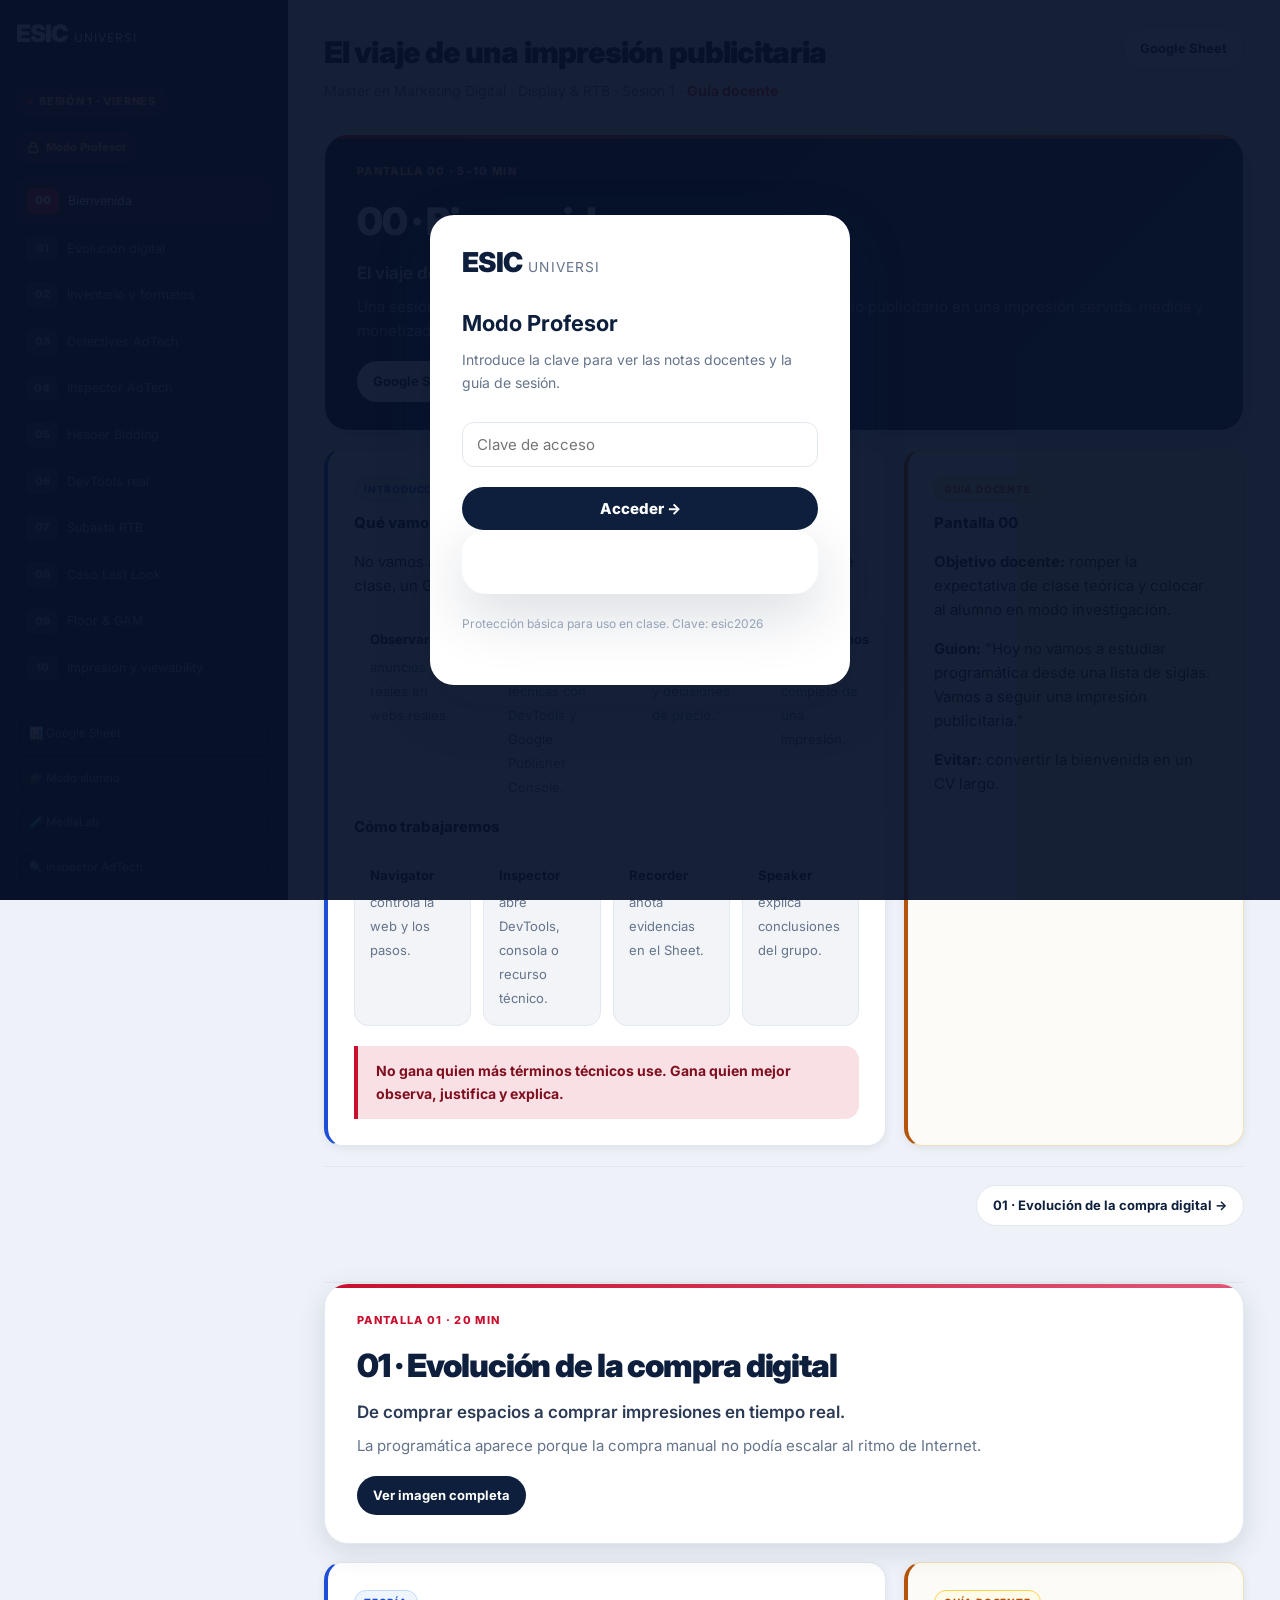
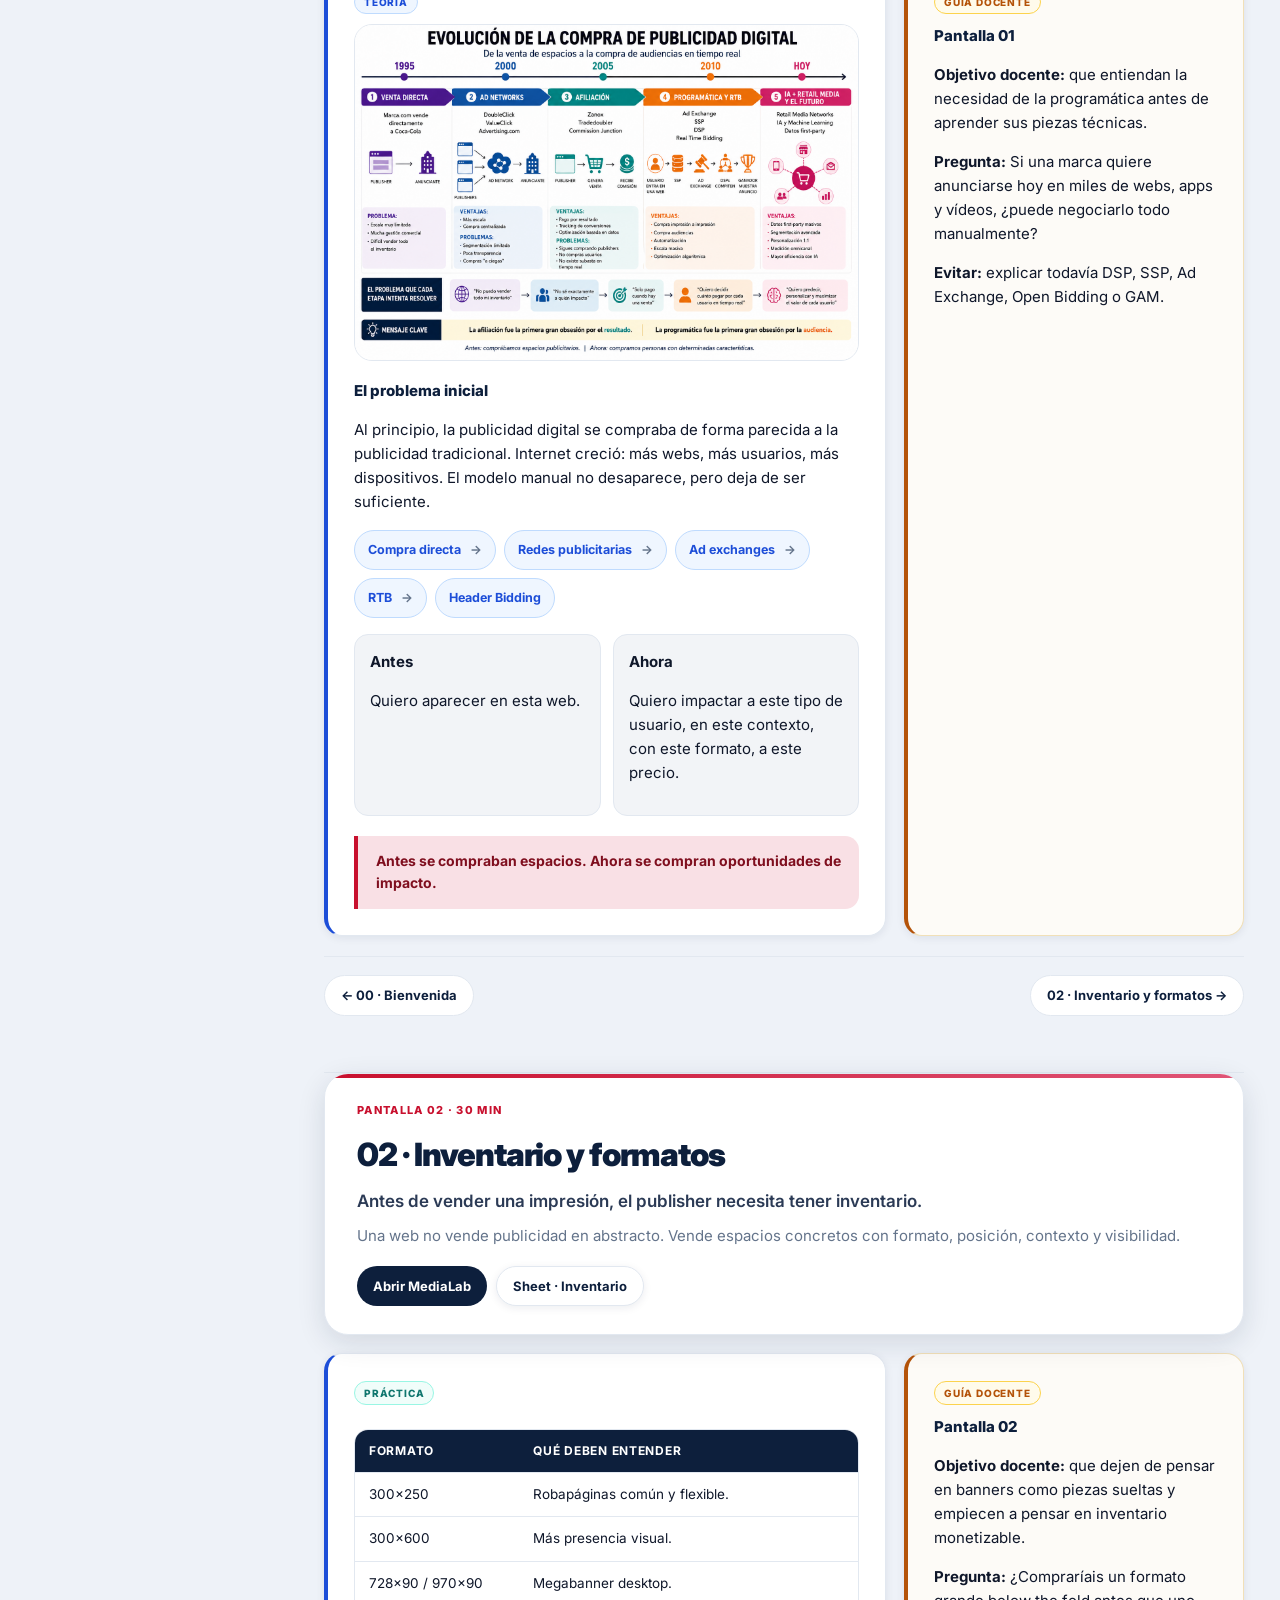
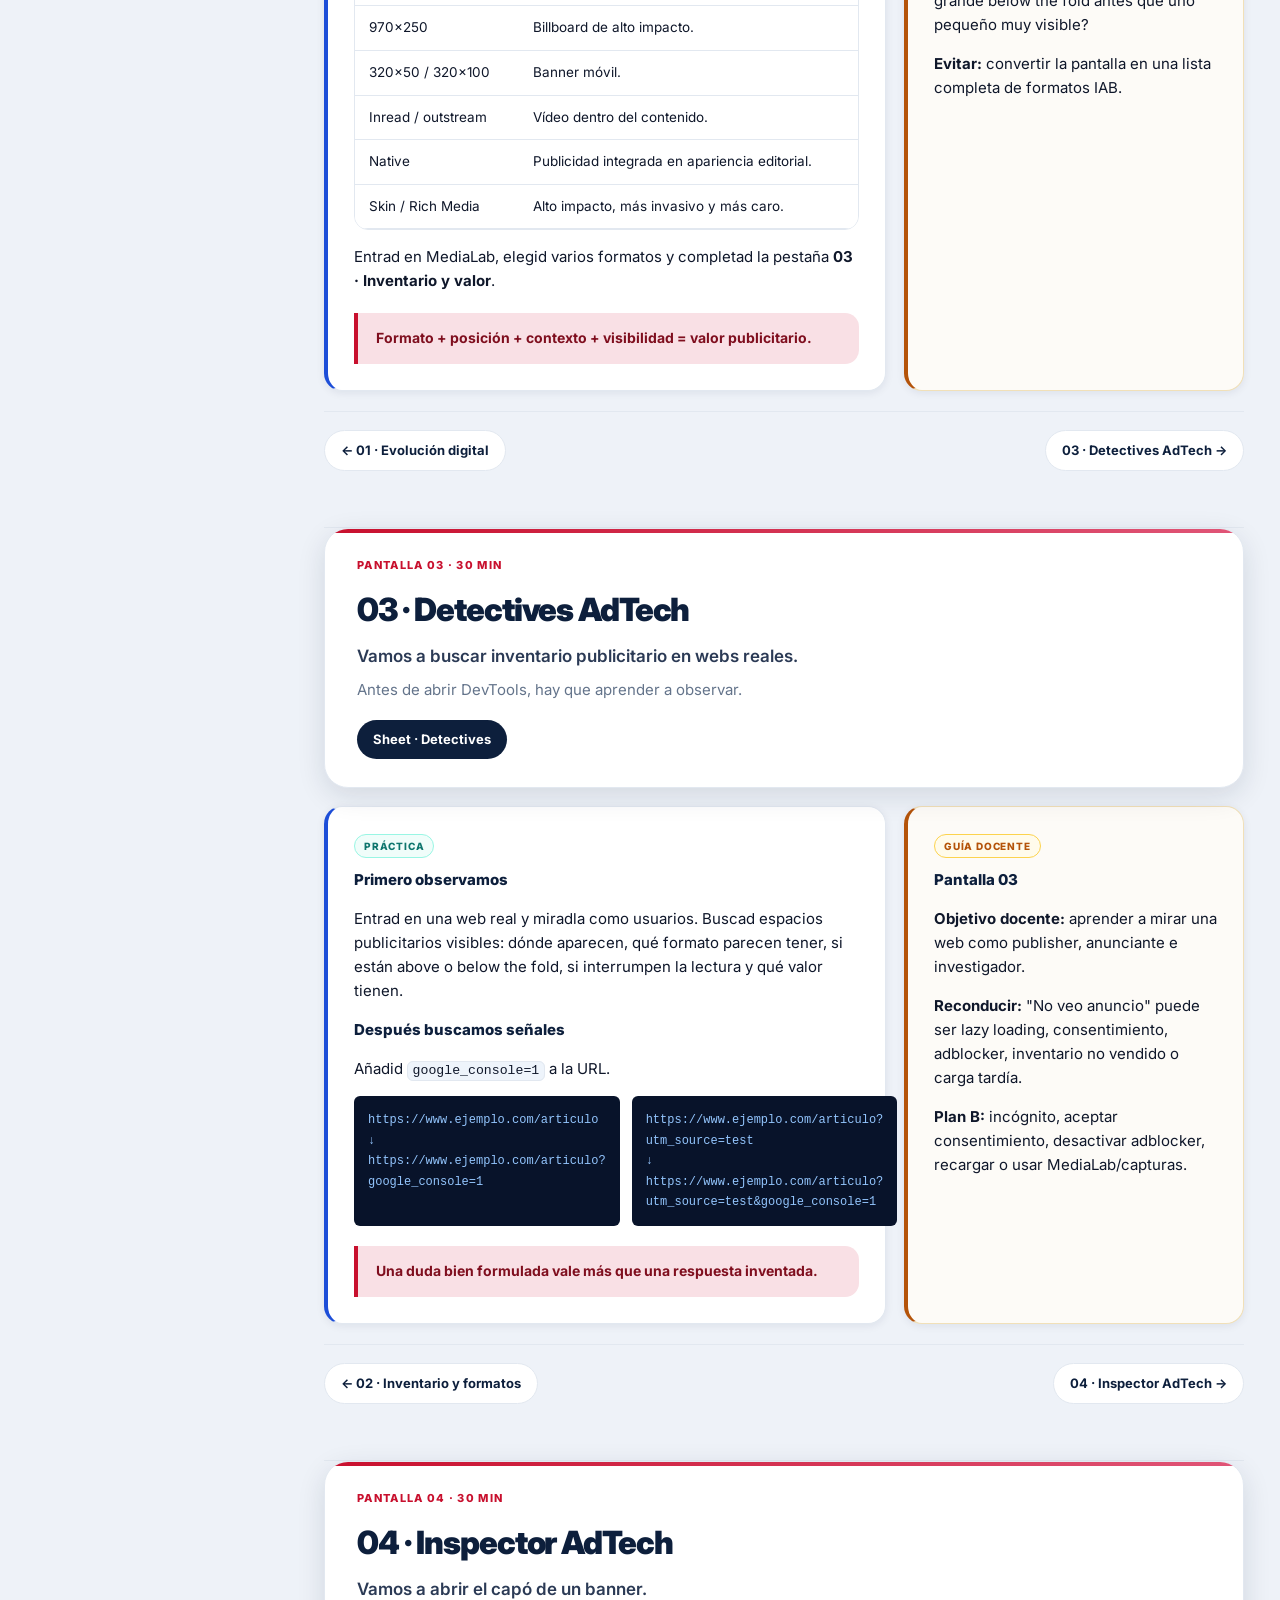
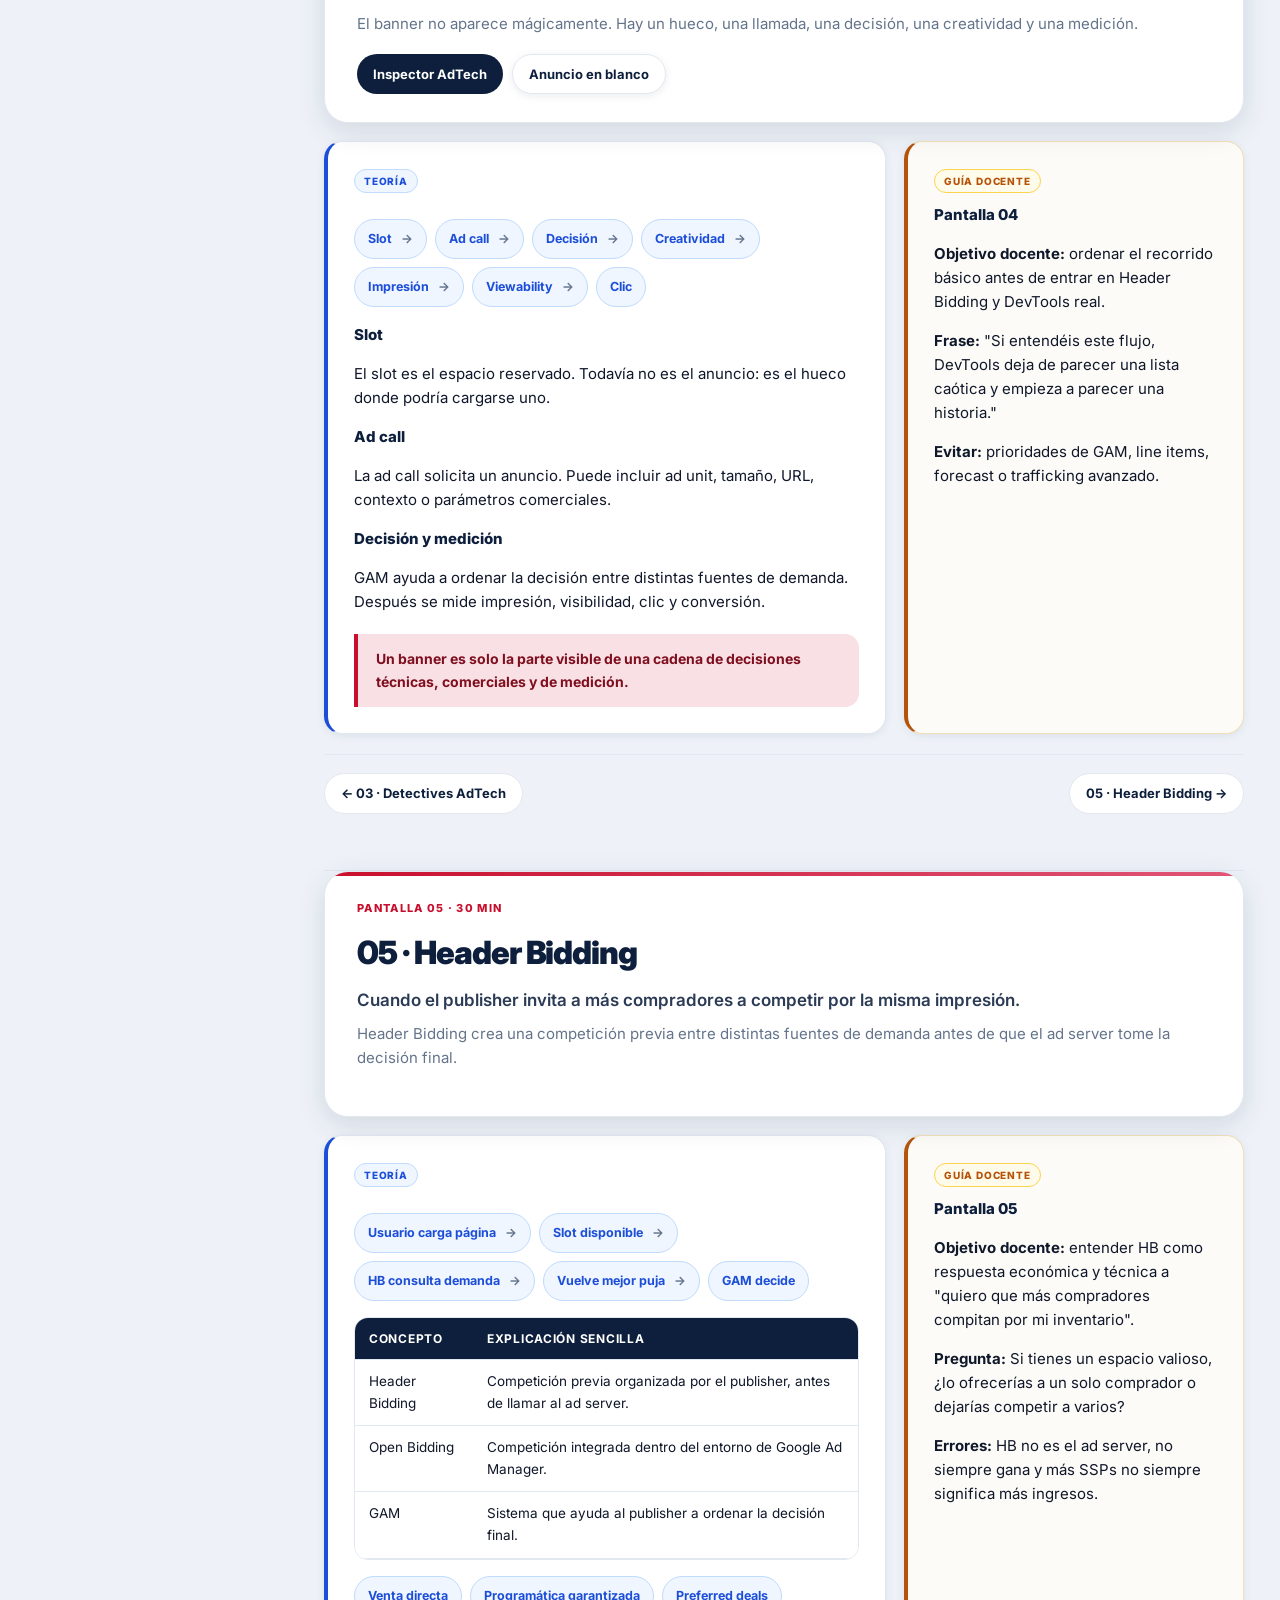
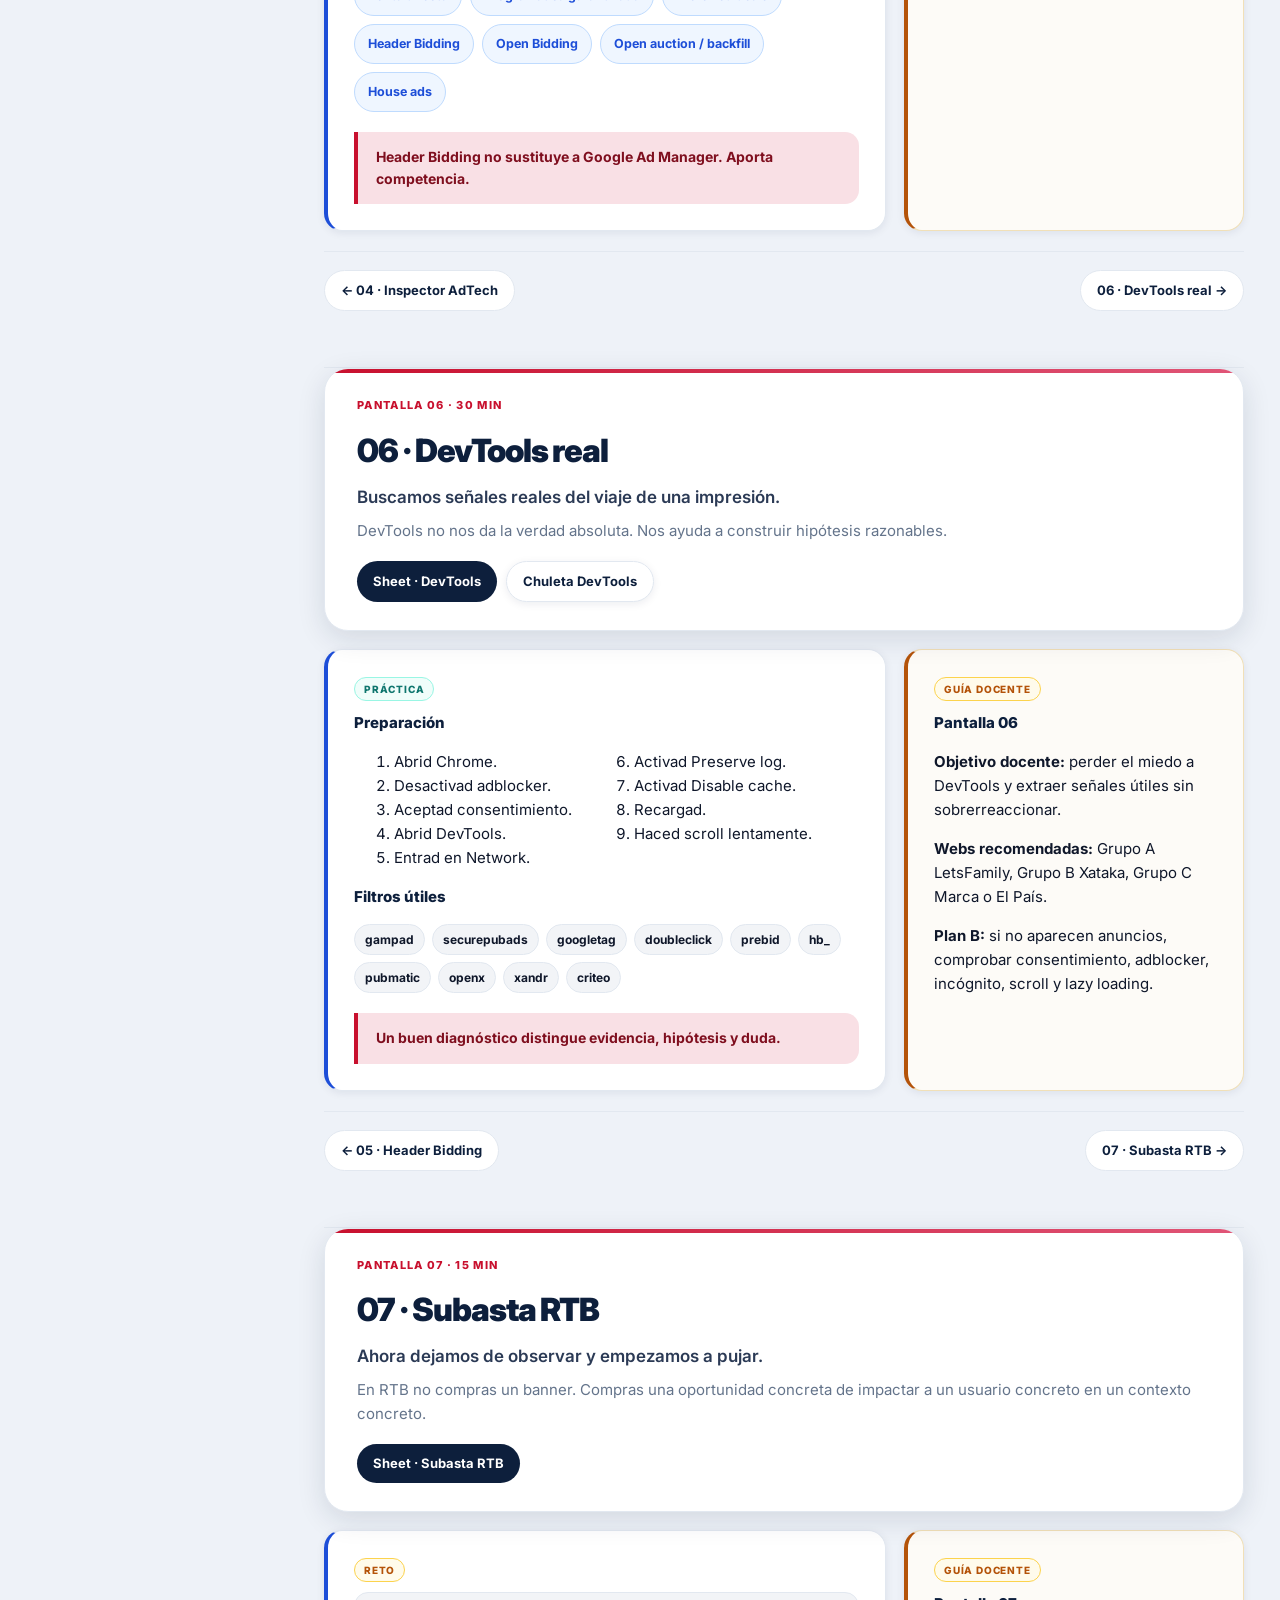
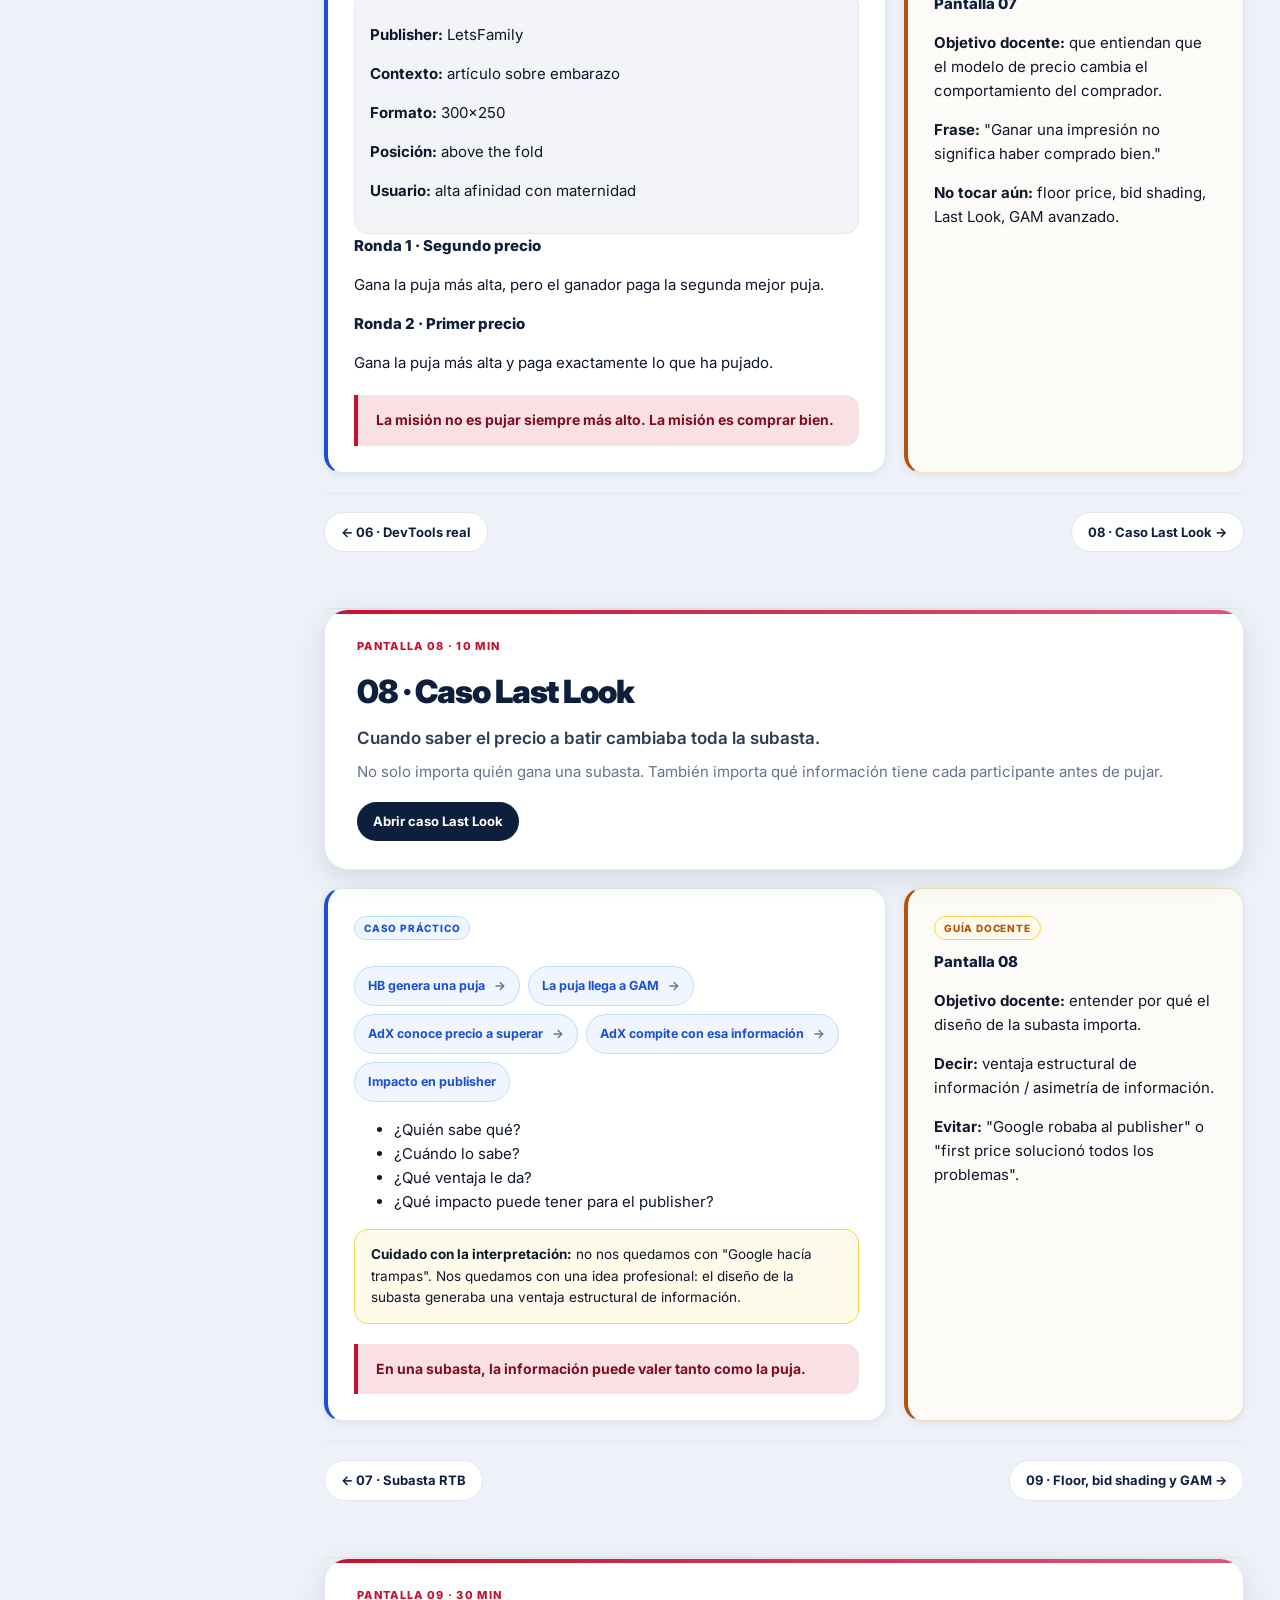
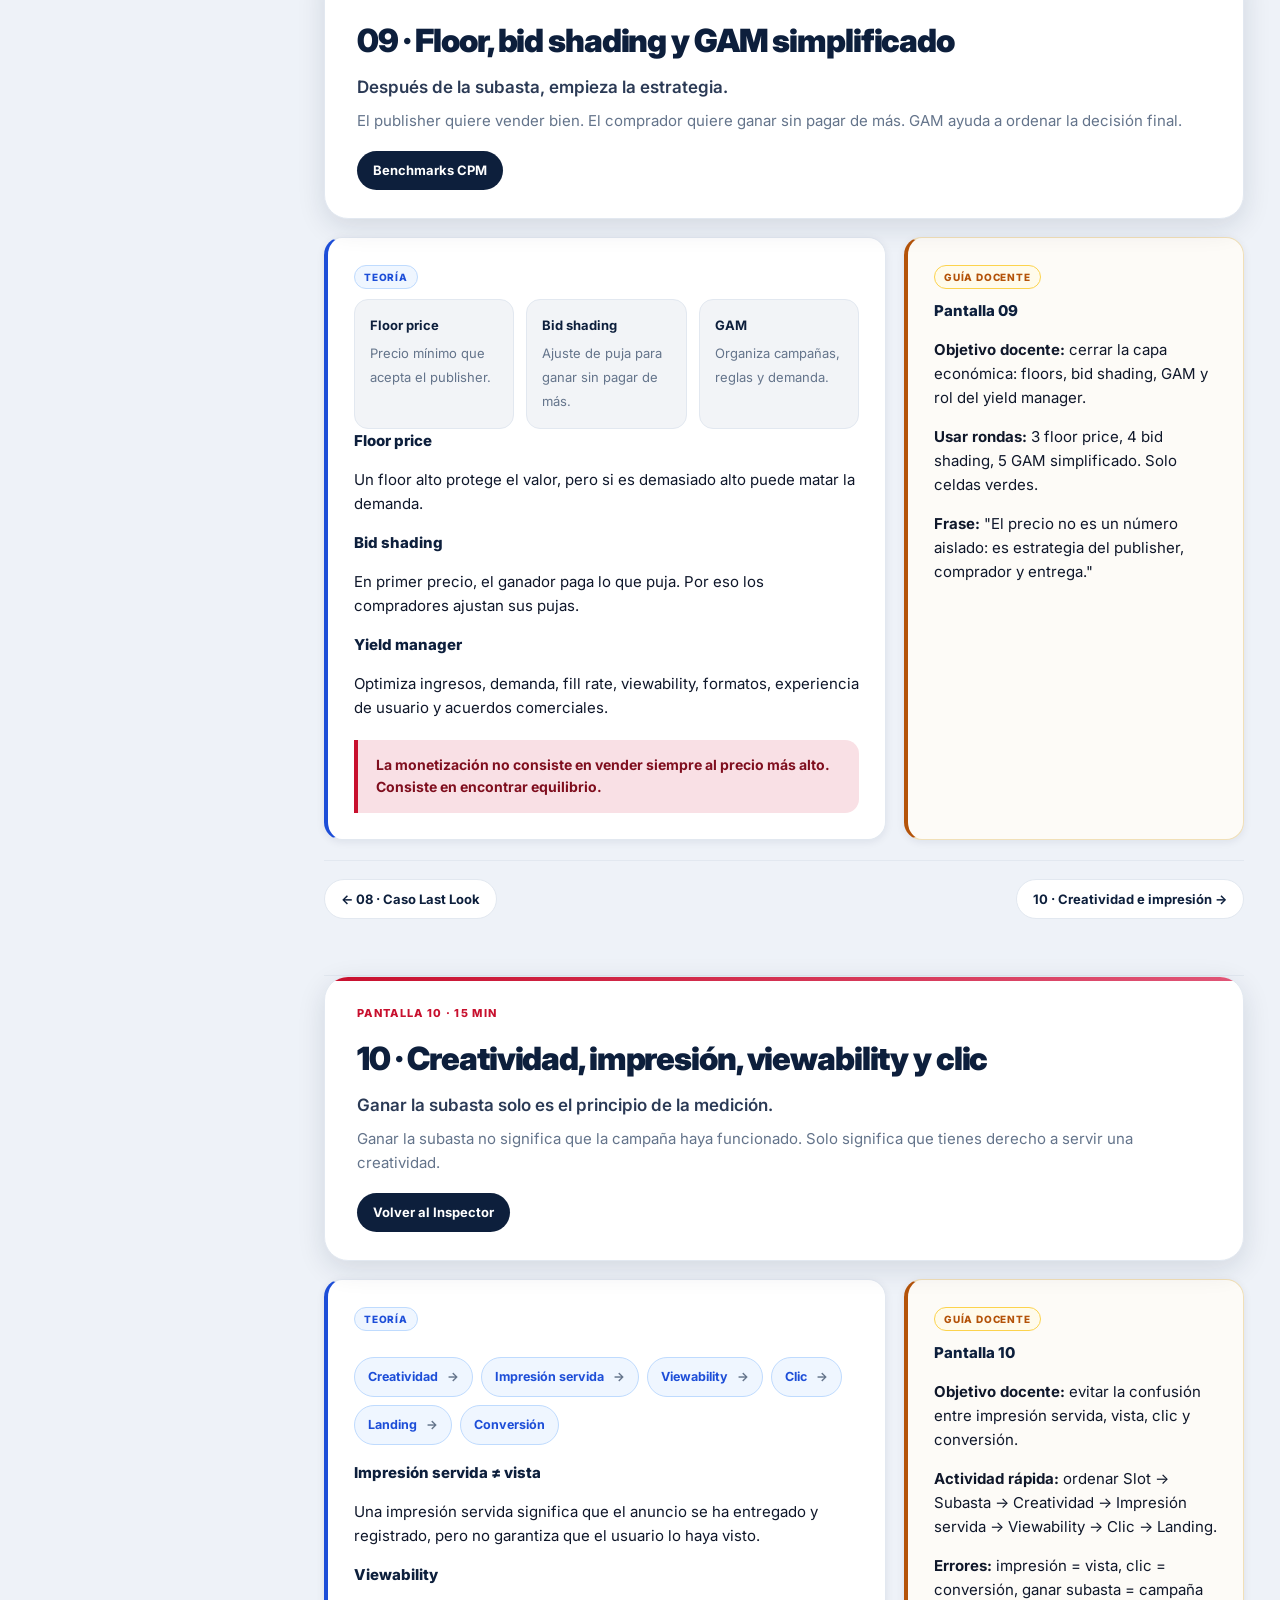
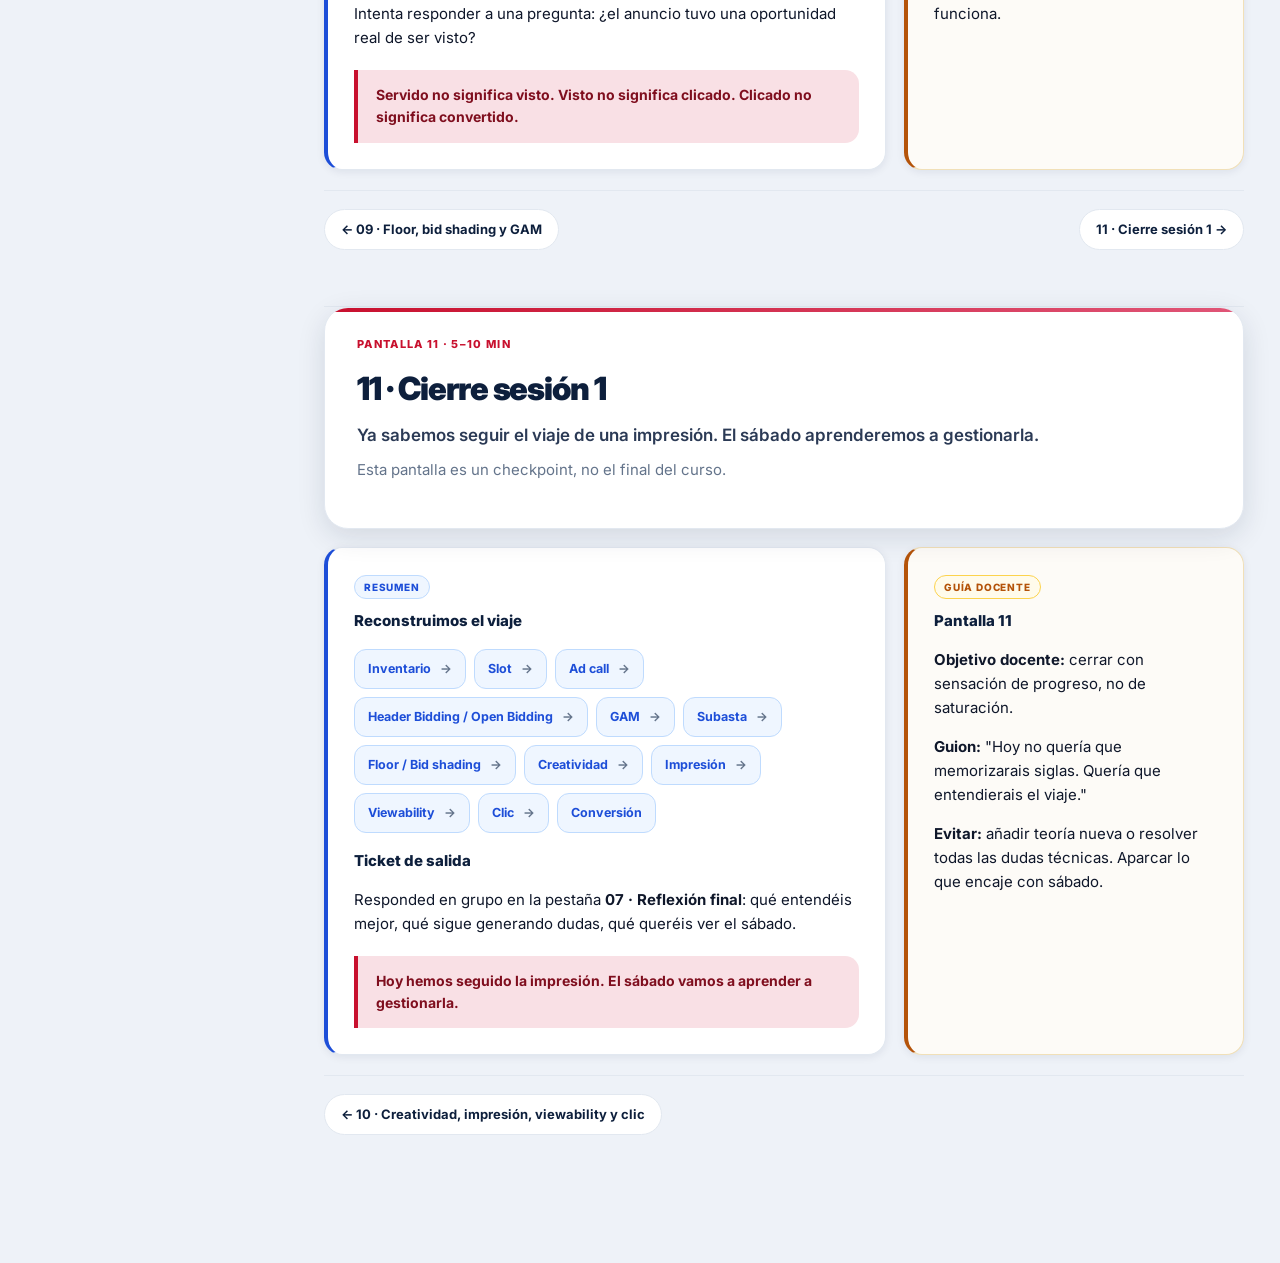
<file: profesor/index.html>
<!doctype html>
<html lang="es">
<head>
  <meta charset="utf-8">
  <meta name="viewport" content="width=device-width, initial-scale=1">
  <meta name="robots" content="noindex,nofollow">
  <title>ESIC · Display & RTB · S1 · Modo Profesor</title>
  <link rel="preconnect" href="https://fonts.googleapis.com">
  <link rel="preconnect" href="https://fonts.gstatic.com" crossorigin>
  <link href="https://fonts.googleapis.com/css2?family=Inter:wght@400;500;600;700;800;900&display=swap" rel="stylesheet">
  <link rel="stylesheet" href="../assets/styles.css">
</head>
<body data-mode="profesor">

<!-- ── Password overlay ──────────────────────────────── -->
<div class="overlay">
  <div class="login">
    <svg class="login-logo" viewBox="0 0 120 28" fill="none" xmlns="http://www.w3.org/2000/svg">
      <text x="0" y="22" font-family="Inter,sans-serif" font-weight="900" font-size="24" fill="#0D1F3C" letter-spacing="-1">ESIC</text>
      <text x="58" y="22" font-family="Inter,sans-serif" font-weight="400" font-size="12" fill="#64748b" letter-spacing="1">UNIVERSITY</text>
    </svg>
    <h2>Modo Profesor</h2>
    <p>Introduce la clave para ver las notas docentes y la guía de sesión.</p>
    <input id="pass" type="password" placeholder="Clave de acceso">
    <button id="unlock" class="btn">Acceder →</button>
    <p id="err" class="login .err"></p>
    <p style="font-size:12px;color:#94a3b8;margin-top:12px">Protección básica para uso en clase. Clave: esic2026</p>
  </div>
</div>

<div class="layout">

  <!-- ── Sidebar ─────────────────────────────────────── -->
  <aside class="sidebar">
    <div class="sidebar-inner">
      <div class="brand">
        <svg class="brand-logo" viewBox="0 0 120 28" fill="none" xmlns="http://www.w3.org/2000/svg" aria-label="ESIC University">
          <text x="0" y="22" font-family="Inter,sans-serif" font-weight="900" font-size="24" fill="white" letter-spacing="-1">ESIC</text>
          <text x="58" y="22" font-family="Inter,sans-serif" font-weight="400" font-size="12" fill="#94a3b8" letter-spacing="1">UNIVERSITY</text>
        </svg>
      </div>

      <div class="session-badge"><span class="dot"></span>Sesión 1 · Viernes</div>

      <span class="mode-pill profesor">
        <svg viewBox="0 0 16 16" fill="none" stroke="currentColor" stroke-width="2"><rect x="3" y="7" width="10" height="7" rx="1"/><path d="M5 7V5a3 3 0 016 0v2"/></svg>
        Modo Profesor
      </span>

      <nav class="nav">
        <a href="#s00"><span class="num">00</span>Bienvenida</a>
        <a href="#s01"><span class="num">01</span>Evolución digital</a>
        <a href="#s02"><span class="num">02</span>Inventario y formatos</a>
        <a href="#s03"><span class="num">03</span>Detectives AdTech</a>
        <a href="#s04"><span class="num">04</span>Inspector AdTech</a>
        <a href="#s05"><span class="num">05</span>Header Bidding</a>
        <a href="#s06"><span class="num">06</span>DevTools real</a>
        <a href="#s07"><span class="num">07</span>Subasta RTB</a>
        <a href="#s08"><span class="num">08</span>Caso Last Look</a>
        <a href="#s09"><span class="num">09</span>Floor &amp; GAM</a>
        <a href="#s10"><span class="num">10</span>Impresión y viewability</a>
        <a href="#s11"><span class="num">11</span>Cierre sesión 1</a>
      </nav>
    </div>

    <div class="side-actions">
      <a href="https://docs.google.com/spreadsheets/d/1OsMyOx1eSzY2bn0XF4uiH4vZr4511WT5BBZG2ZeqS1U/edit" target="_blank" rel="noopener">📊 Google Sheet</a>
      <a href="../alumno/index.html">🎓 Modo alumno</a>
      <a href="../recursos/medialab/index.html" target="_blank" rel="noopener">🧪 MediaLab</a>
      <a href="../recursos/inspector-adtech.html" target="_blank" rel="noopener">🔍 Inspector AdTech</a>
    </div>
  </aside>

  <!-- ── Main ────────────────────────────────────────── -->
  <main class="main">

    <div class="topbar">
      <div class="topbar-info">
        <h1>El viaje de una impresión publicitaria</h1>
        <p>Master en Marketing Digital · Display &amp; RTB · Sesión 1 · <strong style="color:#C8102E">Guía docente</strong></p>
      </div>
      <a class="btn alt" href="https://docs.google.com/spreadsheets/d/1OsMyOx1eSzY2bn0XF4uiH4vZr4511WT5BBZG2ZeqS1U/edit" target="_blank" rel="noopener">Google Sheet</a>
    </div>

    <!-- S00 -->
    <section class="screen" id="s00">
      <div class="screen-head hero-head">
        <p class="eyebrow">Pantalla 00 · 5–10 min</p>
        <h2>00 · Bienvenida</h2>
        <p class="subtitle">El viaje de una impresión publicitaria.</p>
        <p class="lead">Una sesión práctica para entender cómo una web convierte un espacio publicitario en una impresión servida, medida y monetizada.</p>
        <div class="actions">
          <a class="btn" href="https://docs.google.com/spreadsheets/d/1OsMyOx1eSzY2bn0XF4uiH4vZr4511WT5BBZG2ZeqS1U/edit#gid=99691456" target="_blank" rel="noopener">Google Sheet</a>
          <a class="btn alt" href="https://docs.google.com/spreadsheets/d/1OsMyOx1eSzY2bn0XF4uiH4vZr4511WT5BBZG2ZeqS1U/edit#gid=1535924209" target="_blank" rel="noopener">Ver grupos</a>
        </div>
      </div>
      <div class="content-grid">
        <main class="student-card">
          <span class="tag tag-teoria">Introducción</span>
          <h3>Qué vamos a hacer hoy</h3>
          <p>No vamos a trabajar con PowerPoint. Vamos a trabajar con una web de clase, un Google Sheet, simuladores, DevTools y casos prácticos.</p>
          <div class="grid four">
            <article><strong>Observaremos</strong><span>anuncios reales en webs reales.</span></article>
            <article><strong>Investigaremos</strong><span>señales técnicas con DevTools y Google Publisher Console.</span></article>
            <article><strong>Simularemos</strong><span>subastas RTB y decisiones de precio.</span></article>
            <article><strong>Explicaremos</strong><span>el viaje completo de una impresión.</span></article>
          </div>
          <h3>Cómo trabajaremos</h3>
          <div class="roles">
            <div><b>Navigator</b><span>controla la web y los pasos.</span></div>
            <div><b>Inspector</b><span>abre DevTools, consola o recurso técnico.</span></div>
            <div><b>Recorder</b><span>anota evidencias en el Sheet.</span></div>
            <div><b>Speaker</b><span>explica conclusiones del grupo.</span></div>
          </div>
          <blockquote>No gana quien más términos técnicos use. Gana quien mejor observa, justifica y explica.</blockquote>
        </main>
        <aside class="teacher-card">
          <span class="tag tag-reto">Guía docente</span>
          <h3>Pantalla 00</h3>
          <p><b>Objetivo docente:</b> romper la expectativa de clase teórica y colocar al alumno en modo investigación.</p>
          <p><b>Guion:</b> "Hoy no vamos a estudiar programática desde una lista de siglas. Vamos a seguir una impresión publicitaria."</p>
          <p><b>Evitar:</b> convertir la bienvenida en un CV largo.</p>
        </aside>
      </div>
      <div class="pager"><span></span><a href="#s01">01 · Evolución de la compra digital →</a></div>
    </section>

    <!-- S01 -->
    <section class="screen" id="s01">
      <div class="screen-head">
        <p class="eyebrow">Pantalla 01 · 20 min</p>
        <h2>01 · Evolución de la compra digital</h2>
        <p class="subtitle">De comprar espacios a comprar impresiones en tiempo real.</p>
        <p class="lead">La programática aparece porque la compra manual no podía escalar al ritmo de Internet.</p>
        <div class="actions"><a class="btn" href="../assets/evolucion-de-la-compra-digital.png" target="_blank" rel="noopener">Ver imagen completa</a></div>
      </div>
      <div class="content-grid">
        <main class="student-card">
          <span class="tag tag-teoria">Teoría</span>
          <div class="image-card"><img src="../assets/evolucion-de-la-compra-digital.png" alt="Evolución de la compra digital"></div>
          <h3>El problema inicial</h3>
          <p>Al principio, la publicidad digital se compraba de forma parecida a la publicidad tradicional. Internet creció: más webs, más usuarios, más dispositivos. El modelo manual no desaparece, pero deja de ser suficiente.</p>
          <div class="flow"><span>Compra directa</span><span>Redes publicitarias</span><span>Ad exchanges</span><span>RTB</span><span>Header Bidding</span></div>
          <div class="compare">
            <div><b>Antes</b><p>Quiero aparecer en esta web.</p></div>
            <div><b>Ahora</b><p>Quiero impactar a este tipo de usuario, en este contexto, con este formato, a este precio.</p></div>
          </div>
          <blockquote>Antes se compraban espacios. Ahora se compran oportunidades de impacto.</blockquote>
        </main>
        <aside class="teacher-card">
          <span class="tag tag-reto">Guía docente</span>
          <h3>Pantalla 01</h3>
          <p><b>Objetivo docente:</b> que entiendan la necesidad de la programática antes de aprender sus piezas técnicas.</p>
          <p><b>Pregunta:</b> Si una marca quiere anunciarse hoy en miles de webs, apps y vídeos, ¿puede negociarlo todo manualmente?</p>
          <p><b>Evitar:</b> explicar todavía DSP, SSP, Ad Exchange, Open Bidding o GAM.</p>
        </aside>
      </div>
      <div class="pager"><a href="#s00">← 00 · Bienvenida</a><a href="#s02">02 · Inventario y formatos →</a></div>
    </section>

    <!-- S02 -->
    <section class="screen" id="s02">
      <div class="screen-head">
        <p class="eyebrow">Pantalla 02 · 30 min</p>
        <h2>02 · Inventario y formatos</h2>
        <p class="subtitle">Antes de vender una impresión, el publisher necesita tener inventario.</p>
        <p class="lead">Una web no vende publicidad en abstracto. Vende espacios concretos con formato, posición, contexto y visibilidad.</p>
        <div class="actions">
          <a class="btn" href="../recursos/medialab/index.html" target="_blank" rel="noopener">Abrir MediaLab</a>
          <a class="btn alt" href="https://docs.google.com/spreadsheets/d/1OsMyOx1eSzY2bn0XF4uiH4vZr4511WT5BBZG2ZeqS1U/edit#gid=698691986" target="_blank" rel="noopener">Sheet · Inventario</a>
        </div>
      </div>
      <div class="content-grid">
        <main class="student-card">
          <span class="tag tag-practica">Práctica</span>
          <div class="table-wrap">
            <table>
              <thead><tr><th>Formato</th><th>Qué deben entender</th></tr></thead>
              <tbody>
                <tr><td>300x250</td><td>Robapáginas común y flexible.</td></tr>
                <tr><td>300x600</td><td>Más presencia visual.</td></tr>
                <tr><td>728x90 / 970x90</td><td>Megabanner desktop.</td></tr>
                <tr><td>970x250</td><td>Billboard de alto impacto.</td></tr>
                <tr><td>320x50 / 320x100</td><td>Banner móvil.</td></tr>
                <tr><td>Inread / outstream</td><td>Vídeo dentro del contenido.</td></tr>
                <tr><td>Native</td><td>Publicidad integrada en apariencia editorial.</td></tr>
                <tr><td>Skin / Rich Media</td><td>Alto impacto, más invasivo y más caro.</td></tr>
              </tbody>
            </table>
          </div>
          <p>Entrad en MediaLab, elegid varios formatos y completad la pestaña <b>03 · Inventario y valor</b>.</p>
          <blockquote>Formato + posición + contexto + visibilidad = valor publicitario.</blockquote>
        </main>
        <aside class="teacher-card">
          <span class="tag tag-reto">Guía docente</span>
          <h3>Pantalla 02</h3>
          <p><b>Objetivo docente:</b> que dejen de pensar en banners como piezas sueltas y empiecen a pensar en inventario monetizable.</p>
          <p><b>Pregunta:</b> ¿Compraríais un formato grande below the fold antes que uno pequeño muy visible?</p>
          <p><b>Evitar:</b> convertir la pantalla en una lista completa de formatos IAB.</p>
        </aside>
      </div>
      <div class="pager"><a href="#s01">← 01 · Evolución digital</a><a href="#s03">03 · Detectives AdTech →</a></div>
    </section>

    <!-- S03 -->
    <section class="screen" id="s03">
      <div class="screen-head">
        <p class="eyebrow">Pantalla 03 · 30 min</p>
        <h2>03 · Detectives AdTech</h2>
        <p class="subtitle">Vamos a buscar inventario publicitario en webs reales.</p>
        <p class="lead">Antes de abrir DevTools, hay que aprender a observar.</p>
        <div class="actions"><a class="btn" href="https://docs.google.com/spreadsheets/d/1OsMyOx1eSzY2bn0XF4uiH4vZr4511WT5BBZG2ZeqS1U/edit#gid=196763690" target="_blank" rel="noopener">Sheet · Detectives</a></div>
      </div>
      <div class="content-grid">
        <main class="student-card">
          <span class="tag tag-practica">Práctica</span>
          <h3>Primero observamos</h3>
          <p>Entrad en una web real y miradla como usuarios. Buscad espacios publicitarios visibles: dónde aparecen, qué formato parecen tener, si están above o below the fold, si interrumpen la lectura y qué valor tienen.</p>
          <h3>Después buscamos señales</h3>
          <p>Añadid <code>google_console=1</code> a la URL.</p>
          <div class="codegrid">
            <code>https://www.ejemplo.com/articulo
↓
https://www.ejemplo.com/articulo?google_console=1</code>
            <code>https://www.ejemplo.com/articulo?utm_source=test
↓
https://www.ejemplo.com/articulo?utm_source=test&amp;google_console=1</code>
          </div>
          <blockquote>Una duda bien formulada vale más que una respuesta inventada.</blockquote>
        </main>
        <aside class="teacher-card">
          <span class="tag tag-reto">Guía docente</span>
          <h3>Pantalla 03</h3>
          <p><b>Objetivo docente:</b> aprender a mirar una web como publisher, anunciante e investigador.</p>
          <p><b>Reconducir:</b> "No veo anuncio" puede ser lazy loading, consentimiento, adblocker, inventario no vendido o carga tardía.</p>
          <p><b>Plan B:</b> incógnito, aceptar consentimiento, desactivar adblocker, recargar o usar MediaLab/capturas.</p>
        </aside>
      </div>
      <div class="pager"><a href="#s02">← 02 · Inventario y formatos</a><a href="#s04">04 · Inspector AdTech →</a></div>
    </section>

    <!-- S04 -->
    <section class="screen" id="s04">
      <div class="screen-head">
        <p class="eyebrow">Pantalla 04 · 30 min</p>
        <h2>04 · Inspector AdTech</h2>
        <p class="subtitle">Vamos a abrir el capó de un banner.</p>
        <p class="lead">El banner no aparece mágicamente. Hay un hueco, una llamada, una decisión, una creatividad y una medición.</p>
        <div class="actions">
          <a class="btn" href="../recursos/inspector-adtech.html" target="_blank" rel="noopener">Inspector AdTech</a>
          <a class="btn alt" href="../recursos/anuncio-en-blanco.html" target="_blank" rel="noopener">Anuncio en blanco</a>
        </div>
      </div>
      <div class="content-grid">
        <main class="student-card">
          <span class="tag tag-teoria">Teoría</span>
          <div class="big-flow"><span>Slot</span><span>Ad call</span><span>Decisión</span><span>Creatividad</span><span>Impresión</span><span>Viewability</span><span>Clic</span></div>
          <h3>Slot</h3><p>El slot es el espacio reservado. Todavía no es el anuncio: es el hueco donde podría cargarse uno.</p>
          <h3>Ad call</h3><p>La ad call solicita un anuncio. Puede incluir ad unit, tamaño, URL, contexto o parámetros comerciales.</p>
          <h3>Decisión y medición</h3><p>GAM ayuda a ordenar la decisión entre distintas fuentes de demanda. Después se mide impresión, visibilidad, clic y conversión.</p>
          <blockquote>Un banner es solo la parte visible de una cadena de decisiones técnicas, comerciales y de medición.</blockquote>
        </main>
        <aside class="teacher-card">
          <span class="tag tag-reto">Guía docente</span>
          <h3>Pantalla 04</h3>
          <p><b>Objetivo docente:</b> ordenar el recorrido básico antes de entrar en Header Bidding y DevTools real.</p>
          <p><b>Frase:</b> "Si entendéis este flujo, DevTools deja de parecer una lista caótica y empieza a parecer una historia."</p>
          <p><b>Evitar:</b> prioridades de GAM, line items, forecast o trafficking avanzado.</p>
        </aside>
      </div>
      <div class="pager"><a href="#s03">← 03 · Detectives AdTech</a><a href="#s05">05 · Header Bidding →</a></div>
    </section>

    <!-- S05 -->
    <section class="screen" id="s05">
      <div class="screen-head">
        <p class="eyebrow">Pantalla 05 · 30 min</p>
        <h2>05 · Header Bidding</h2>
        <p class="subtitle">Cuando el publisher invita a más compradores a competir por la misma impresión.</p>
        <p class="lead">Header Bidding crea una competición previa entre distintas fuentes de demanda antes de que el ad server tome la decisión final.</p>
        <div class="actions"></div>
      </div>
      <div class="content-grid">
        <main class="student-card">
          <span class="tag tag-teoria">Teoría</span>
          <div class="big-flow"><span>Usuario carga página</span><span>Slot disponible</span><span>HB consulta demanda</span><span>Vuelve mejor puja</span><span>GAM decide</span></div>
          <div class="table-wrap">
            <table>
              <thead><tr><th>Concepto</th><th>Explicación sencilla</th></tr></thead>
              <tbody>
                <tr><td>Header Bidding</td><td>Competición previa organizada por el publisher, antes de llamar al ad server.</td></tr>
                <tr><td>Open Bidding</td><td>Competición integrada dentro del entorno de Google Ad Manager.</td></tr>
                <tr><td>GAM</td><td>Sistema que ayuda al publisher a ordenar la decisión final.</td></tr>
              </tbody>
            </table>
          </div>
          <div class="stack"><span>Venta directa</span><span>Programática garantizada</span><span>Preferred deals</span><span>Header Bidding</span><span>Open Bidding</span><span>Open auction / backfill</span><span>House ads</span></div>
          <blockquote>Header Bidding no sustituye a Google Ad Manager. Aporta competencia.</blockquote>
        </main>
        <aside class="teacher-card">
          <span class="tag tag-reto">Guía docente</span>
          <h3>Pantalla 05</h3>
          <p><b>Objetivo docente:</b> entender HB como respuesta económica y técnica a "quiero que más compradores compitan por mi inventario".</p>
          <p><b>Pregunta:</b> Si tienes un espacio valioso, ¿lo ofrecerías a un solo comprador o dejarías competir a varios?</p>
          <p><b>Errores:</b> HB no es el ad server, no siempre gana y más SSPs no siempre significa más ingresos.</p>
        </aside>
      </div>
      <div class="pager"><a href="#s04">← 04 · Inspector AdTech</a><a href="#s06">06 · DevTools real →</a></div>
    </section>

    <!-- S06 -->
    <section class="screen" id="s06">
      <div class="screen-head">
        <p class="eyebrow">Pantalla 06 · 30 min</p>
        <h2>06 · DevTools real</h2>
        <p class="subtitle">Buscamos señales reales del viaje de una impresión.</p>
        <p class="lead">DevTools no nos da la verdad absoluta. Nos ayuda a construir hipótesis razonables.</p>
        <div class="actions">
          <a class="btn" href="https://docs.google.com/spreadsheets/d/1OsMyOx1eSzY2bn0XF4uiH4vZr4511WT5BBZG2ZeqS1U/edit#gid=1364740935" target="_blank" rel="noopener">Sheet · DevTools</a>
          <a class="btn alt" href="https://docs.google.com/spreadsheets/d/1OsMyOx1eSzY2bn0XF4uiH4vZr4511WT5BBZG2ZeqS1U/edit#gid=20260624" target="_blank" rel="noopener">Chuleta DevTools</a>
        </div>
      </div>
      <div class="content-grid">
        <main class="student-card">
          <span class="tag tag-practica">Práctica</span>
          <h3>Preparación</h3>
          <ol class="steps"><li>Abrid Chrome.</li><li>Desactivad adblocker.</li><li>Aceptad consentimiento.</li><li>Abrid DevTools.</li><li>Entrad en Network.</li><li>Activad Preserve log.</li><li>Activad Disable cache.</li><li>Recargad.</li><li>Haced scroll lentamente.</li></ol>
          <h3>Filtros útiles</h3>
          <p class="chips"><span>gampad</span><span>securepubads</span><span>googletag</span><span>doubleclick</span><span>prebid</span><span>hb_</span><span>pubmatic</span><span>openx</span><span>xandr</span><span>criteo</span></p>
          <blockquote>Un buen diagnóstico distingue evidencia, hipótesis y duda.</blockquote>
        </main>
        <aside class="teacher-card">
          <span class="tag tag-reto">Guía docente</span>
          <h3>Pantalla 06</h3>
          <p><b>Objetivo docente:</b> perder el miedo a DevTools y extraer señales útiles sin sobrerreaccionar.</p>
          <p><b>Webs recomendadas:</b> Grupo A LetsFamily, Grupo B Xataka, Grupo C Marca o El País.</p>
          <p><b>Plan B:</b> si no aparecen anuncios, comprobar consentimiento, adblocker, incógnito, scroll y lazy loading.</p>
        </aside>
      </div>
      <div class="pager"><a href="#s05">← 05 · Header Bidding</a><a href="#s07">07 · Subasta RTB →</a></div>
    </section>

    <!-- S07 -->
    <section class="screen" id="s07">
      <div class="screen-head">
        <p class="eyebrow">Pantalla 07 · 15 min</p>
        <h2>07 · Subasta RTB</h2>
        <p class="subtitle">Ahora dejamos de observar y empezamos a pujar.</p>
        <p class="lead">En RTB no compras un banner. Compras una oportunidad concreta de impactar a un usuario concreto en un contexto concreto.</p>
        <div class="actions"><a class="btn" href="https://docs.google.com/spreadsheets/d/1OsMyOx1eSzY2bn0XF4uiH4vZr4511WT5BBZG2ZeqS1U/edit#gid=5052026" target="_blank" rel="noopener">Sheet · Subasta RTB</a></div>
      </div>
      <div class="content-grid">
        <main class="student-card">
          <span class="tag tag-reto">Reto</span>
          <div class="case-card"><p><b>Publisher:</b> LetsFamily</p><p><b>Contexto:</b> artículo sobre embarazo</p><p><b>Formato:</b> 300x250</p><p><b>Posición:</b> above the fold</p><p><b>Usuario:</b> alta afinidad con maternidad</p></div>
          <h3>Ronda 1 · Segundo precio</h3><p>Gana la puja más alta, pero el ganador paga la segunda mejor puja.</p>
          <h3>Ronda 2 · Primer precio</h3><p>Gana la puja más alta y paga exactamente lo que ha pujado.</p>
          <blockquote>La misión no es pujar siempre más alto. La misión es comprar bien.</blockquote>
        </main>
        <aside class="teacher-card">
          <span class="tag tag-reto">Guía docente</span>
          <h3>Pantalla 07</h3>
          <p><b>Objetivo docente:</b> que entiendan que el modelo de precio cambia el comportamiento del comprador.</p>
          <p><b>Frase:</b> "Ganar una impresión no significa haber comprado bien."</p>
          <p><b>No tocar aún:</b> floor price, bid shading, Last Look, GAM avanzado.</p>
        </aside>
      </div>
      <div class="pager"><a href="#s06">← 06 · DevTools real</a><a href="#s08">08 · Caso Last Look →</a></div>
    </section>

    <!-- S08 -->
    <section class="screen" id="s08">
      <div class="screen-head">
        <p class="eyebrow">Pantalla 08 · 10 min</p>
        <h2>08 · Caso Last Look</h2>
        <p class="subtitle">Cuando saber el precio a batir cambiaba toda la subasta.</p>
        <p class="lead">No solo importa quién gana una subasta. También importa qué información tiene cada participante antes de pujar.</p>
        <div class="actions"><a class="btn" href="../recursos/last-look-google.html" target="_blank" rel="noopener">Abrir caso Last Look</a></div>
      </div>
      <div class="content-grid">
        <main class="student-card">
          <span class="tag tag-teoria">Caso práctico</span>
          <div class="big-flow"><span>HB genera una puja</span><span>La puja llega a GAM</span><span>AdX conoce precio a superar</span><span>AdX compite con esa información</span><span>Impacto en publisher</span></div>
          <ul><li>¿Quién sabe qué?</li><li>¿Cuándo lo sabe?</li><li>¿Qué ventaja le da?</li><li>¿Qué impacto puede tener para el publisher?</li></ul>
          <div class="warning"><b>Cuidado con la interpretación:</b> no nos quedamos con "Google hacía trampas". Nos quedamos con una idea profesional: el diseño de la subasta generaba una ventaja estructural de información.</div>
          <blockquote>En una subasta, la información puede valer tanto como la puja.</blockquote>
        </main>
        <aside class="teacher-card">
          <span class="tag tag-reto">Guía docente</span>
          <h3>Pantalla 08</h3>
          <p><b>Objetivo docente:</b> entender por qué el diseño de la subasta importa.</p>
          <p><b>Decir:</b> ventaja estructural de información / asimetría de información.</p>
          <p><b>Evitar:</b> "Google robaba al publisher" o "first price solucionó todos los problemas".</p>
        </aside>
      </div>
      <div class="pager"><a href="#s07">← 07 · Subasta RTB</a><a href="#s09">09 · Floor, bid shading y GAM →</a></div>
    </section>

    <!-- S09 -->
    <section class="screen" id="s09">
      <div class="screen-head">
        <p class="eyebrow">Pantalla 09 · 30 min</p>
        <h2>09 · Floor, bid shading y GAM simplificado</h2>
        <p class="subtitle">Después de la subasta, empieza la estrategia.</p>
        <p class="lead">El publisher quiere vender bien. El comprador quiere ganar sin pagar de más. GAM ayuda a ordenar la decisión final.</p>
        <div class="actions">
          <a class="btn" href="../recursos/cpm-benchmarks-simulacion-rtb.html" target="_blank" rel="noopener">Benchmarks CPM</a>
        </div>
      </div>
      <div class="content-grid">
        <main class="student-card">
          <span class="tag tag-teoria">Teoría</span>
          <div class="grid three">
            <article><strong>Floor price</strong><span>Precio mínimo que acepta el publisher.</span></article>
            <article><strong>Bid shading</strong><span>Ajuste de puja para ganar sin pagar de más.</span></article>
            <article><strong>GAM</strong><span>Organiza campañas, reglas y demanda.</span></article>
          </div>
          <h3>Floor price</h3><p>Un floor alto protege el valor, pero si es demasiado alto puede matar la demanda.</p>
          <h3>Bid shading</h3><p>En primer precio, el ganador paga lo que puja. Por eso los compradores ajustan sus pujas.</p>
          <h3>Yield manager</h3><p>Optimiza ingresos, demanda, fill rate, viewability, formatos, experiencia de usuario y acuerdos comerciales.</p>
          <blockquote>La monetización no consiste en vender siempre al precio más alto. Consiste en encontrar equilibrio.</blockquote>
        </main>
        <aside class="teacher-card">
          <span class="tag tag-reto">Guía docente</span>
          <h3>Pantalla 09</h3>
          <p><b>Objetivo docente:</b> cerrar la capa económica: floors, bid shading, GAM y rol del yield manager.</p>
          <p><b>Usar rondas:</b> 3 floor price, 4 bid shading, 5 GAM simplificado. Solo celdas verdes.</p>
          <p><b>Frase:</b> "El precio no es un número aislado: es estrategia del publisher, comprador y entrega."</p>
        </aside>
      </div>
      <div class="pager"><a href="#s08">← 08 · Caso Last Look</a><a href="#s10">10 · Creatividad e impresión →</a></div>
    </section>

    <!-- S10 -->
    <section class="screen" id="s10">
      <div class="screen-head">
        <p class="eyebrow">Pantalla 10 · 15 min</p>
        <h2>10 · Creatividad, impresión, viewability y clic</h2>
        <p class="subtitle">Ganar la subasta solo es el principio de la medición.</p>
        <p class="lead">Ganar la subasta no significa que la campaña haya funcionado. Solo significa que tienes derecho a servir una creatividad.</p>
        <div class="actions"><a class="btn" href="../recursos/inspector-adtech.html" target="_blank" rel="noopener">Volver al Inspector</a></div>
      </div>
      <div class="content-grid">
        <main class="student-card">
          <span class="tag tag-teoria">Teoría</span>
          <div class="big-flow"><span>Creatividad</span><span>Impresión servida</span><span>Viewability</span><span>Clic</span><span>Landing</span><span>Conversión</span></div>
          <h3>Impresión servida ≠ vista</h3><p>Una impresión servida significa que el anuncio se ha entregado y registrado, pero no garantiza que el usuario lo haya visto.</p>
          <h3>Viewability</h3><p>Intenta responder a una pregunta: ¿el anuncio tuvo una oportunidad real de ser visto?</p>
          <blockquote>Servido no significa visto. Visto no significa clicado. Clicado no significa convertido.</blockquote>
        </main>
        <aside class="teacher-card">
          <span class="tag tag-reto">Guía docente</span>
          <h3>Pantalla 10</h3>
          <p><b>Objetivo docente:</b> evitar la confusión entre impresión servida, vista, clic y conversión.</p>
          <p><b>Actividad rápida:</b> ordenar Slot → Subasta → Creatividad → Impresión servida → Viewability → Clic → Landing.</p>
          <p><b>Errores:</b> impresión = vista, clic = conversión, ganar subasta = campaña funciona.</p>
        </aside>
      </div>
      <div class="pager"><a href="#s09">← 09 · Floor, bid shading y GAM</a><a href="#s11">11 · Cierre sesión 1 →</a></div>
    </section>

    <!-- S11 -->
    <section class="screen" id="s11">
      <div class="screen-head">
        <p class="eyebrow">Pantalla 11 · 5–10 min</p>
        <h2>11 · Cierre sesión 1</h2>
        <p class="subtitle">Ya sabemos seguir el viaje de una impresión. El sábado aprenderemos a gestionarla.</p>
        <p class="lead">Esta pantalla es un checkpoint, no el final del curso.</p>
        <div class="actions">
        </div>
      </div>
      <div class="content-grid">
        <main class="student-card">
          <span class="tag tag-teoria">Resumen</span>
          <h3>Reconstruimos el viaje</h3>
          <div class="big-flow full"><span>Inventario</span><span>Slot</span><span>Ad call</span><span>Header Bidding / Open Bidding</span><span>GAM</span><span>Subasta</span><span>Floor / Bid shading</span><span>Creatividad</span><span>Impresión</span><span>Viewability</span><span>Clic</span><span>Conversión</span></div>
          <h3>Ticket de salida</h3>
          <p>Responded en grupo en la pestaña <b>07 · Reflexión final</b>: qué entendéis mejor, qué sigue generando dudas, qué queréis ver el sábado.</p>
          <blockquote>Hoy hemos seguido la impresión. El sábado vamos a aprender a gestionarla.</blockquote>
        </main>
        <aside class="teacher-card">
          <span class="tag tag-reto">Guía docente</span>
          <h3>Pantalla 11</h3>
          <p><b>Objetivo docente:</b> cerrar con sensación de progreso, no de saturación.</p>
          <p><b>Guion:</b> "Hoy no quería que memorizarais siglas. Quería que entendierais el viaje."</p>
          <p><b>Evitar:</b> añadir teoría nueva o resolver todas las dudas técnicas. Aparcar lo que encaje con sábado.</p>
        </aside>
      </div>
      <div class="pager"><a href="#s10">← 10 · Creatividad, impresión, viewability y clic</a></div>
    </section>

  </main>
</div>

<script src="../assets/app.js"></script>
</body>
</html>
</file>
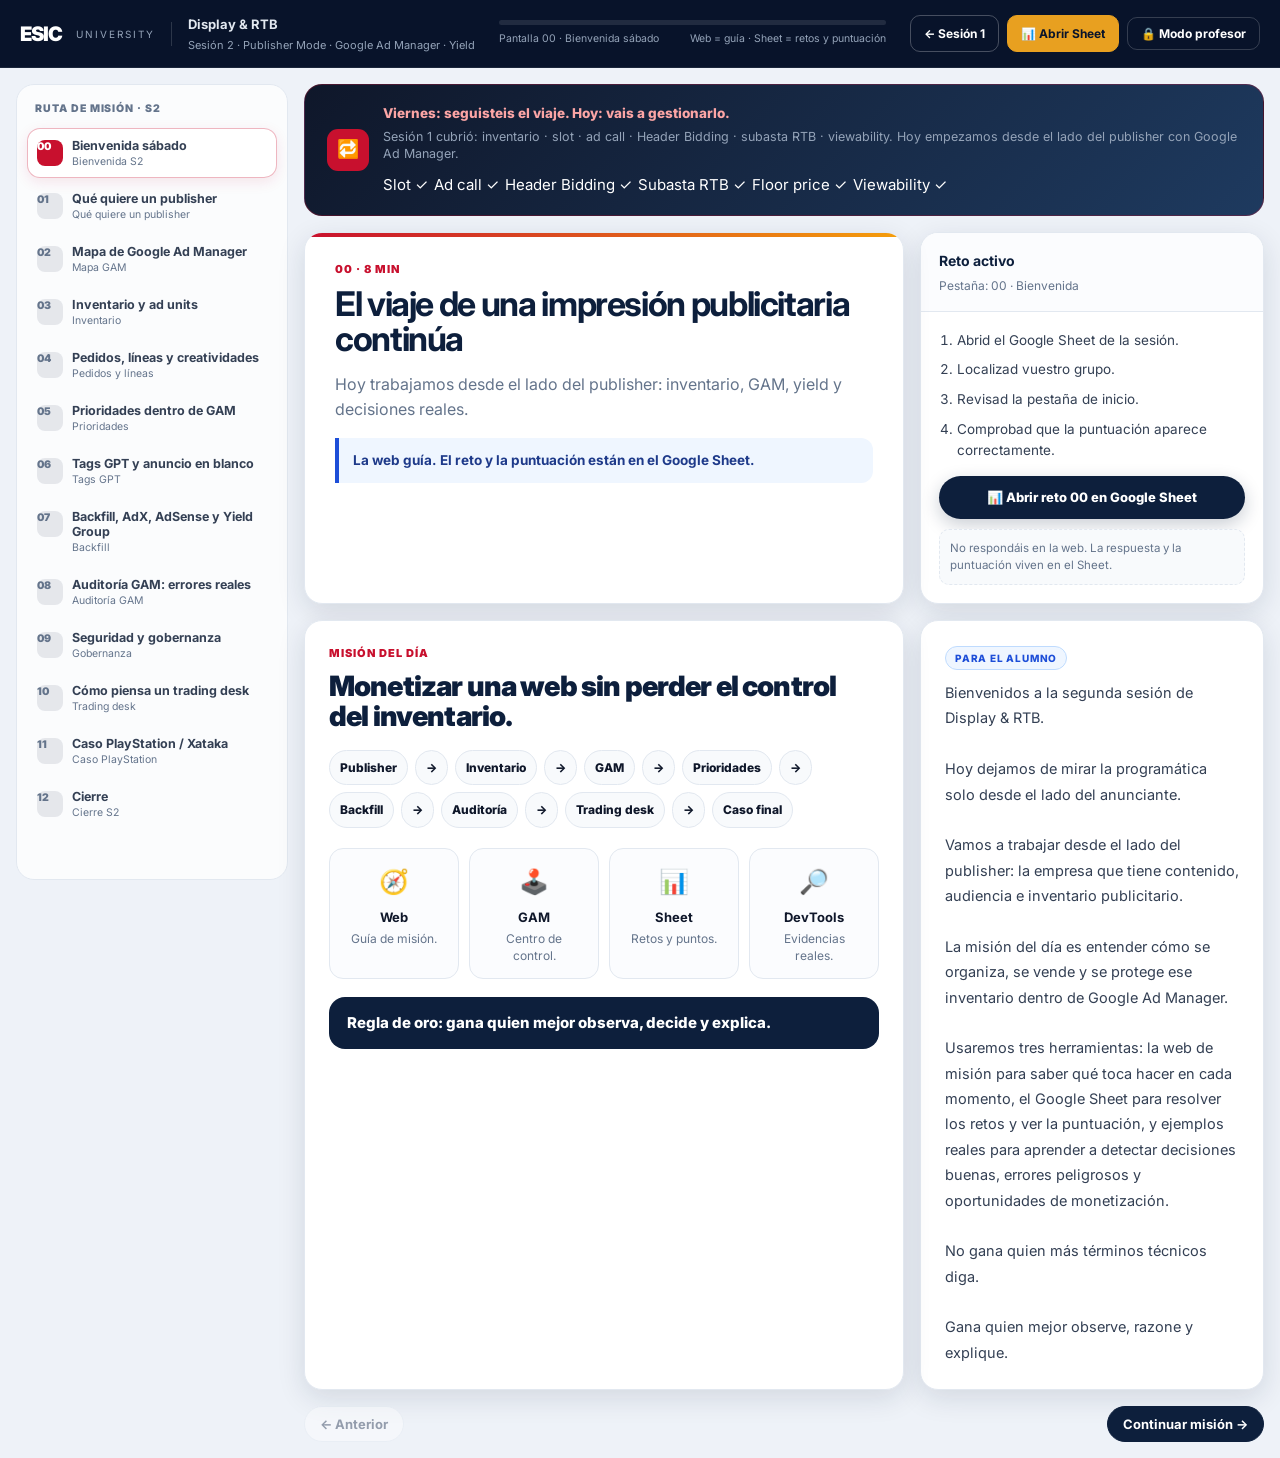
<file: sesion2/index.html>
<!doctype html>
<html lang="es">
<head>
  <meta charset="utf-8">
  <meta name="viewport" content="width=device-width, initial-scale=1">
  <title>ESIC · Display & RTB · Sesión 2 · Publisher Mode</title>
  <link rel="preconnect" href="https://fonts.googleapis.com">
  <link rel="preconnect" href="https://fonts.gstatic.com" crossorigin>
  <link href="https://fonts.googleapis.com/css2?family=Inter:wght@400;500;600;700;800;900&display=swap" rel="stylesheet">
  <style>
    /* ── S2 inherits all S1 tokens inline (self-contained for portability) ── */
    :root {
      --navy:#0D1F3C; --navy-dark:#08132A; --navy-mid:#1A3058;
      --esic-red:#C8102E; --esic-red-light:#f9e0e5;
      --slate:#2B3A55; --silver:#F2F4F7; --white:#ffffff;
      --accent-s2:#e8a020; --accent-s2-bg:#fffbeb; --accent-s2-border:#fcd34d;
      --teoria:#1d4ed8; --teoria-bg:#eff6ff;
      --practica:#0f766e; --practica-bg:#f0fdfa;
      --reto:#b45309; --reto-bg:#fffbeb;
      --recurso:#6d28d9; --recurso-bg:#f5f3ff;
      --ink:#0f172a; --ink-mid:#374151; --muted:#64748b; --line:#e2e8f0;
      --shadow-sm:0 2px 8px rgba(13,31,60,.08);
      --shadow:0 8px 28px rgba(13,31,60,.12);
      --shadow-lg:0 20px 60px rgba(13,31,60,.16);
      --r-sm:10px; --r:18px; --r-lg:24px;
      --font:'Inter',ui-sans-serif,system-ui,-apple-system,'Segoe UI',Arial,sans-serif;
      --mono:ui-monospace,SFMono-Regular,Menlo,Monaco,Consolas,'Liberation Mono',monospace;
    }
    *,*::before,*::after{box-sizing:border-box}
    html{scroll-behavior:smooth}
    body{margin:0;font-family:var(--font);font-size:15px;line-height:1.6;color:var(--ink);background:#eef2f8;}
    a{color:inherit;} code{font-family:var(--mono);font-size:.88em;background:#eef4fb;border:1px solid var(--line);border-radius:6px;padding:.1em .35em;}

    /* App shell */
    .app{min-height:100vh;display:flex;flex-direction:column;}

    /* ── Top bar ── */
    .top{
      height:68px;background:var(--navy-dark);color:white;
      display:flex;align-items:center;gap:16px;padding:0 20px;
      border-bottom:1px solid rgba(255,255,255,.08);
      position:sticky;top:0;z-index:20;
    }
    .top-brand{display:flex;align-items:center;gap:12px;min-width:260px;}
    .top-brand .esic-text{font-size:20px;font-weight:900;letter-spacing:-1px;}
    .top-brand .esic-sub{font-size:10px;color:#94a3b8;letter-spacing:2px;text-transform:uppercase;margin-left:2px;}
    .top-brand-divider{width:1px;height:24px;background:rgba(255,255,255,.15);margin:0 4px;}
    .top-brand-course{font-size:13px;font-weight:700;color:#e2e8f0;}
    .top-brand-session{font-size:11px;color:#94a3b8;display:block;margin-top:1px;}

    /* Progress */
    .top-progress{flex:1;min-width:0;padding:0 8px;}
    .progress-track{height:5px;background:rgba(255,255,255,.1);border-radius:999px;overflow:hidden;}
    .progress-fill{height:100%;background:linear-gradient(90deg,var(--esic-red),var(--accent-s2));width:0%;transition:.3s;}
    .progress-meta{display:flex;justify-content:space-between;font-size:10.5px;color:#94a3b8;margin-top:6px;}

    /* Top actions */
    .top-actions{display:flex;align-items:center;gap:8px;}
    .tbtn{
      border:1px solid rgba(255,255,255,.18);background:transparent;color:white;
      padding:8px 13px;border-radius:10px;font-weight:700;font-size:12px;
      text-decoration:none;display:inline-flex;align-items:center;gap:7px;
      font-family:var(--font);cursor:pointer;transition:background .15s;
    }
    .tbtn:hover{background:rgba(255,255,255,.1);}
    .tbtn.red{background:var(--esic-red);border-color:var(--esic-red);}
    .tbtn.amber{background:var(--accent-s2);border-color:var(--accent-s2);color:var(--navy-dark);}

    /* ── Layout ── */
    .layout{display:grid;grid-template-columns:272px 1fr;gap:16px;padding:16px;min-height:calc(100vh - 68px);}

    /* ── Rail (sidebar) ── */
    .rail{
      background:rgba(255,255,255,.75);border:1px solid var(--line);border-radius:var(--r);
      padding:10px;height:calc(100vh - 104px);position:sticky;top:84px;overflow:auto;
    }
    .rail-label{font-size:10.5px;font-weight:900;letter-spacing:.09em;color:var(--muted);text-transform:uppercase;margin:6px 8px 10px;}
    .nav-item{
      width:100%;display:flex;gap:9px;align-items:flex-start;
      border:1px solid transparent;background:transparent;border-radius:13px;
      padding:9px;color:#344054;text-align:left;margin-bottom:3px;
      font-family:var(--font);cursor:pointer;transition:background .12s;
    }
    .nav-item:hover{background:#f8fafc;}
    .nav-item.active{background:white;border-color:rgba(200,16,46,.3);box-shadow:0 4px 14px rgba(200,16,46,.1);}
    .nav-num{
      width:26px;height:26px;border-radius:8px;background:#e5e7eb;
      display:grid;place-items:center;font-size:11px;font-weight:900;flex:0 0 auto;color:#374151;
    }
    .nav-item.active .nav-num{background:var(--esic-red);color:white;}
    .nav-item b{font-size:12.5px;display:block;line-height:1.2;}
    .nav-item span{font-size:10.5px;color:var(--muted);display:block;margin-top:2px;}

    /* ── Main content ── */
    .main{min-width:0;}
    .screen{display:none;}
    .screen.active{display:block;}

    /* ── Screen components ── */
    .hero{display:grid;grid-template-columns:minmax(0,1.6fr) 344px;gap:16px;}
    .card{background:white;border:1px solid var(--line);border-radius:var(--r);box-shadow:var(--shadow);overflow:hidden;}
    .card.pad{padding:24px;}
    .card.pad-lg{padding:28px 30px;}

    /* Screen head with red accent */
    .card.screen-card{position:relative;}
    .card.screen-card::before{
      content:'';position:absolute;top:0;left:0;right:0;height:4px;
      background:linear-gradient(90deg,var(--esic-red),#f59e0b);
    }

    .eyebrow{font-size:11px;font-weight:900;letter-spacing:.09em;text-transform:uppercase;color:var(--esic-red);margin-bottom:8px;}
    .screen-title{font-size:34px;letter-spacing:-.04em;line-height:1.03;margin:0 0 10px;color:var(--navy);}
    .screen-subtitle{font-size:16px;line-height:1.55;color:var(--muted);max-width:850px;margin-bottom:0;}
    .key-idea{margin-top:16px;border-left:4px solid var(--teoria);background:var(--teoria-bg);padding:12px 14px;border-radius:0 12px 12px 0;font-weight:700;color:#1e3a8a;font-size:13.5px;}

    /* Mission panel */
    .mission-panel{display:flex;flex-direction:column;}
    .mp-head{padding:16px 18px;border-bottom:1px solid var(--line);background:#fbfcfe;}
    .mp-head b{font-size:14px;color:var(--navy);}
    .mp-head p{margin:3px 0 0;color:var(--muted);font-size:12px;}
    .mp-body{padding:18px;flex:1;}
    .mp-body ol{margin:0;padding-left:18px;color:#344054;}
    .mp-body li{margin-bottom:8px;font-size:13.5px;}
    .sheet-btn{
      display:flex;align-items:center;justify-content:center;
      background:var(--navy);color:white;border-radius:999px;
      padding:11px;font-weight:800;font-size:13px;text-decoration:none;
      margin:14px 0 10px;box-shadow:0 6px 18px rgba(13,31,60,.22);
    }
    .sheet-note{font-size:11.5px;color:var(--muted);line-height:1.5;background:#f8fafc;border:1px dashed var(--line);border-radius:10px;padding:10px;}

    /* Content grid */
    .content-grid{margin-top:16px;display:grid;grid-template-columns:minmax(0,1fr) 344px;gap:16px;}

    /* Visual card */
    .visual-card{min-height:400px;position:relative;}

    /* Section text */
    .section-text{font-size:14.5px;line-height:1.75;color:#344054;white-space:pre-line;}

    /* Tag */
    .tag{display:inline-flex;align-items:center;gap:5px;font-size:10px;font-weight:800;letter-spacing:.08em;text-transform:uppercase;border-radius:999px;padding:3px 9px;margin-bottom:10px;}
    .tag-teoria{background:var(--teoria-bg);color:var(--teoria);border:1px solid #bfdbfe;}
    .tag-practica{background:var(--practica-bg);color:var(--practica);border:1px solid #99f6e4;}
    .tag-reto{background:var(--reto-bg);color:var(--reto);border:1px solid var(--accent-s2-border);}
    .tag-recurso{background:var(--recurso-bg);color:var(--recurso);border:1px solid #ddd6fe;}
    .tag-profesor{background:#eef2ff;color:#3730a3;border:1px solid #c7d2fe;}

    /* Teacher notes (hidden by default) */
    .teacher-notes{display:none;margin-top:16px;border:1px solid #c7d2fe;background:#eef2ff;color:#26315e;border-radius:14px;padding:14px 16px;white-space:pre-line;line-height:1.65;font-size:13.5px;}
    .teacher-notes.show{display:block;}

    /* Footer nav */
    .footer-nav{display:flex;justify-content:space-between;gap:12px;margin-top:16px;}
    .fnbtn{
      display:inline-flex;align-items:center;gap:6px;
      border:1px solid var(--line);background:white;border-radius:999px;
      padding:9px 15px;font-weight:700;font-size:13px;color:var(--navy);
      font-family:var(--font);cursor:pointer;transition:box-shadow .15s,transform .15s;
    }
    .fnbtn:hover{box-shadow:var(--shadow-sm);transform:translateY(-1px);}
    .fnbtn:disabled{opacity:.4;cursor:not-allowed;transform:none;}
    .fnbtn.primary{background:var(--navy);color:white;border-color:var(--navy);}
    .fnbtn.primary:hover{box-shadow:0 8px 24px rgba(13,31,60,.22);}

    /* ── Visuals (inline SVG diagrams) ── */
    .tools-grid{display:grid;grid-template-columns:repeat(4,1fr);gap:10px;margin-top:16px;}
    .tool-card{border:1px solid var(--line);border-radius:14px;padding:14px;background:#fbfcfe;text-align:center;}
    .tool-card .ico{font-size:24px;margin-bottom:6px;}
    .tool-card b{display:block;font-size:13px;margin-bottom:3px;}
    .tool-card p{margin:0;font-size:12px;color:var(--muted);line-height:1.4;}
    .route{margin-top:18px;display:flex;align-items:center;gap:7px;flex-wrap:wrap;}
    .route span{background:#f8fafc;border:1px solid var(--line);border-radius:999px;padding:7px 10px;font-size:12px;font-weight:800;}
    .rule-box{margin-top:18px;background:var(--navy);color:white;border-radius:16px;padding:14px 18px;font-size:15px;font-weight:800;}

    /* Force map (publisher bubbles) */
    .force-map{display:grid;place-items:center;min-height:360px;background:radial-gradient(circle at center,#f8fbff,white 55%);border-radius:var(--r);position:relative;padding:24px;}
    .core-node{width:150px;height:150px;border-radius:50%;background:var(--navy);color:white;display:grid;place-items:center;text-align:center;font-size:16px;font-weight:900;box-shadow:0 16px 48px rgba(13,31,60,.22);}
    .bubble-grid{display:grid;grid-template-columns:1fr 1fr;gap:10px;margin-top:16px;}
    .bubble{border:1px solid var(--line);border-radius:14px;padding:12px;background:white;box-shadow:var(--shadow-sm);}
    .bubble b{font-size:13px;display:block;margin-bottom:3px;color:var(--navy);}
    .bubble p{font-size:12px;color:var(--muted);line-height:1.4;margin:0;}

    /* GAM map */
    .gam-grid{display:grid;grid-template-columns:repeat(3,1fr);gap:10px;padding:20px;background:#fbfcfe;border-radius:var(--r);}
    .gam-center{grid-column:1/4;background:var(--navy);color:white;border-radius:18px;padding:22px;text-align:center;font-size:22px;font-weight:900;margin-bottom:4px;}
    .gam-module{background:white;border:1px solid var(--line);border-radius:14px;padding:14px;min-height:90px;}
    .gam-module b{display:block;font-size:13px;color:var(--navy);}
    .gam-module span{display:block;color:var(--muted);font-size:11.5px;line-height:1.4;margin-top:6px;}

    /* Inventory mockup */
    .webmock{background:#f8fafc;border:1px solid var(--line);border-radius:16px;padding:14px;}
    .webbar{height:26px;background:#e5e7eb;border-radius:999px;margin-bottom:12px;}
    .slot{border:2px dashed var(--teoria);background:var(--teoria-bg);border-radius:12px;display:grid;place-items:center;color:#1d4ed8;font-weight:800;font-size:12px;text-align:center;}
    .slot.leader{height:70px;}
    .slot.mpu{height:195px;}
    .slot.sky{height:290px;}
    .mock-body{display:grid;grid-template-columns:1fr 200px;gap:14px;margin-top:14px;}
    .article-lines{display:flex;flex-direction:column;gap:9px;}
    .line-mock{height:11px;background:#e5e7eb;border-radius:999px;}

    /* Chain */
    .chain{padding:20px;display:flex;align-items:stretch;gap:10px;justify-content:center;flex-wrap:wrap;}
    .chain-card{width:200px;border:1px solid var(--line);border-radius:16px;padding:16px;background:white;}
    .chain-card b{display:block;font-size:17px;color:var(--navy);}
    .chain-card p{color:var(--muted);font-size:12.5px;line-height:1.4;}
    .chain-arrow{display:grid;place-items:center;color:var(--teoria);font-size:30px;font-weight:900;}
    .state-chips{display:flex;flex-wrap:wrap;gap:8px;padding:0 20px 20px;}
    .state-chip{border-radius:12px;padding:10px 14px;font-size:13px;font-weight:700;}
    .state-ok{background:#dcfce7;color:#166534;}
    .state-bad{background:#fee2e2;color:#991b1b;}
    .state-warn{background:var(--accent-s2-bg);color:#7c4a03;}

    /* Priority pyramid */
    .priority-layout{display:grid;grid-template-columns:1fr 1fr;gap:16px;padding:20px;}
    .pyramid{display:flex;flex-direction:column;gap:5px;}
    .tier{padding:15px 18px;border-radius:12px;text-align:center;color:white;font-weight:900;}
    .tier small{display:block;font-weight:600;opacity:.9;font-size:11px;margin-top:3px;}
    .t1{background:#4c1d95;}.t2{background:#1d4ed8;}.t3{background:#0f766e;}.t4{background:#b45309;}.t5{background:#374151;}
    .contest{background:#f8fafc;border:1px solid var(--line);border-radius:16px;padding:16px;}
    .candidate{background:white;border:1px solid var(--line);border-radius:12px;padding:10px;margin-top:8px;font-size:13px;}

    /* GPT flow */
    .flow-vert{padding:24px;display:flex;flex-direction:column;align-items:center;gap:8px;}
    .flowbox{border:1px solid var(--line);background:white;border-radius:12px;padding:12px 16px;min-width:210px;text-align:center;font-weight:700;font-size:13px;}
    .flowbox small{display:block;color:var(--muted);font-weight:400;font-size:11.5px;margin-top:3px;}
    .flowdown{font-size:24px;color:var(--teoria);font-weight:900;}
    .code-block{background:#0b1020;color:#93c5fd;border-radius:16px;padding:18px;margin:20px;font-family:var(--mono);font-size:12px;line-height:1.75;overflow:auto;}

    /* Risk grid */
    .risk-grid{display:grid;grid-template-columns:repeat(2,1fr);gap:10px;padding:20px;}
    .risk{border:1px solid var(--line);border-left-width:6px;background:white;border-radius:12px;padding:13px;}
    .risk.critical{border-left-color:#dc2626;}.risk.important{border-left-color:#f59e0b;}.risk.action{border-left-color:var(--teoria);}
    .risk label{font-size:10px;font-weight:900;letter-spacing:.08em;text-transform:uppercase;}
    .risk b{display:block;margin:4px 0;font-size:13px;}
    .risk p{font-size:12px;line-height:1.45;color:var(--muted);margin:0;}

    /* Perms */
    .perm-grid{display:grid;grid-template-columns:1fr 1fr;gap:10px;padding:20px;}
    .perm{border-radius:16px;padding:16px;border:1px solid var(--line);background:white;}
    .perm b{display:block;font-size:13px;color:var(--navy);}
    .perm p{color:var(--muted);font-size:12.5px;line-height:1.45;margin:4px 0 0;}

    /* Bid matrix */
    .bid-matrix{padding:20px;display:grid;grid-template-columns:repeat(3,1fr);gap:12px;}
    .bid-card{border:1px solid var(--line);border-radius:16px;background:white;padding:16px;}
    .bid-card h3{margin:0 0 8px;font-size:14px;}
    .metric{display:flex;justify-content:space-between;border-top:1px solid #eef2f7;padding:7px 0;font-size:12.5px;}

    /* Case canvas */
    .case-canvas{padding:20px;display:grid;grid-template-columns:repeat(2,1fr);gap:12px;}
    .case-block{border:1px solid var(--line);border-radius:16px;background:white;padding:16px;min-height:120px;}
    .case-block b{font-size:16px;display:block;margin-bottom:6px;color:var(--navy);}
    .case-block p{color:var(--muted);line-height:1.5;font-size:13px;margin:0;}

    /* Triangle / close */
    .triangle{min-height:380px;display:grid;place-items:center;background:radial-gradient(circle,#fff,#f8fafc);border-radius:var(--r);}
    .tri-nodes{display:flex;flex-direction:column;gap:12px;align-items:center;width:100%;}
    .tri-node{background:var(--navy);color:white;border-radius:16px;padding:14px 20px;text-align:center;font-weight:900;width:220px;box-shadow:0 10px 28px rgba(13,31,60,.18);}
    .tri-node small{display:block;color:#cbd5e1;font-weight:600;font-size:11px;margin-top:4px;}
    .tri-node.highlight{background:var(--teoria);}
    .tri-row{display:flex;gap:12px;justify-content:center;}

    /* ── Recap banner (S1 → S2 continuity) ── */
    .recap-banner{
      background:linear-gradient(135deg,#0f172a,#1e3a5f);
      color:white;border-radius:var(--r);padding:18px 22px;
      margin-bottom:16px;display:flex;align-items:center;gap:14px;
      border:1px solid rgba(200,16,46,.3);
    }
    .recap-icon{width:42px;height:42px;border-radius:11px;background:var(--esic-red);display:grid;place-items:center;font-size:18px;flex-shrink:0;}
    .recap-text b{display:block;font-size:13.5px;color:#fca5a5;font-weight:800;}
    .recap-text p{margin:3px 0 0;font-size:12.5px;color:#94a3b8;line-height:1.4;}
    .recap-chips{display:flex;flex-wrap:wrap;gap:6px;margin-top:10px;}
    .recap-chip{background:rgba(255,255,255,.1);border:1px solid rgba(255,255,255,.15);border-radius:999px;padding:4px 10px;font-size:11px;font-weight:700;color:#e2e8f0;}

    /* ── Responsive ── */
    @media(max-width:1100px){
      .layout{grid-template-columns:1fr}
      .rail{position:static;height:auto}
      .hero,.content-grid{grid-template-columns:1fr}
      .tools-grid,.gam-grid{grid-template-columns:repeat(2,1fr)}
      .gam-center{grid-column:auto}
      .priority-layout,.risk-grid,.bid-matrix,.case-canvas,.perm-grid{grid-template-columns:1fr}
      .top{height:auto;flex-wrap:wrap;padding:12px}
      .top-brand{min-width:0}
      .mock-body{grid-template-columns:1fr}
      .chain{flex-direction:column;align-items:center}
    }
    @media(max-width:700px){
      .screen-title{font-size:26px}
      .hero,.content-grid{grid-template-columns:1fr}
      .tools-grid{grid-template-columns:1fr 1fr}
    }

    /* ── Password overlay (igual que S1) ── */
    .overlay{position:fixed;inset:0;background:rgba(8,19,42,.94);display:none;z-index:100;place-items:center;padding:20px;}
    .overlay.show{display:grid;}
    .login{background:white;border-radius:var(--r-lg);padding:32px;max-width:420px;width:100%;box-shadow:var(--shadow-lg);}
    .login-esic{font-size:22px;font-weight:900;letter-spacing:-1px;color:var(--navy);margin-bottom:20px;display:block;}
    .login h2{margin:0 0 8px;color:var(--navy);font-size:22px;}
    .login p{color:var(--muted);margin:0 0 20px;font-size:14px;}
    .login input{width:100%;border:1px solid var(--line);border-radius:12px;padding:12px 14px;margin:8px 0;font-size:15px;font-family:var(--font);outline:none;transition:border-color .15s;}
    .login input:focus{border-color:var(--esic-red);}
    .login-btn{width:100%;border:none;cursor:pointer;background:var(--navy);color:white;border-radius:999px;padding:12px;font-size:15px;font-weight:800;font-family:var(--font);margin-top:12px;}
    .login-btn:hover{background:var(--navy-mid);}
    .login-err{color:var(--esic-red);font-size:13px;min-height:20px;margin-top:6px;}
    .login-note{font-size:12px;color:#94a3b8;margin-top:12px;}
  </style>
</head>
<body>

<!-- ── Password overlay ── -->
<div class="overlay" id="overlay">
  <div class="login">
    <span class="login-esic">ESIC <span style="font-size:11px;font-weight:400;color:#94a3b8;letter-spacing:2px;text-transform:uppercase">University</span></span>
    <h2>Modo Profesor</h2>
    <p>Introduce la clave para ver las notas docentes y la guía de sesión.</p>
    <input id="pass" type="password" placeholder="Clave de acceso">
    <button class="login-btn" id="unlock">Acceder →</button>
    <p class="login-err" id="err"></p>
    <p class="login-note">Protección básica para uso en clase. Clave: esic2026</p>
  </div>
</div>

<div class="app">

  <!-- ── Top Bar ─────────────────────────────────────────── -->
  <header class="top">
    <div class="top-brand">
      <span class="esic-text">ESIC</span><span class="esic-sub">University</span>
      <div class="top-brand-divider"></div>
      <div>
        <span class="top-brand-course">Display &amp; RTB</span>
        <span class="top-brand-session">Sesión 2 · Publisher Mode · Google Ad Manager · Yield</span>
      </div>
    </div>

    <div class="top-progress">
      <div class="progress-track"><div class="progress-fill" id="bar"></div></div>
      <div class="progress-meta">
        <span id="progressText">Pantalla 00 de 12</span>
        <span>Web = guía · Sheet = retos y puntuación</span>
      </div>
    </div>

    <div class="top-actions">
      <a class="tbtn" href="../" style="border-color:rgba(255,255,255,.25)">← Sesión 1</a>
      <a class="tbtn amber" id="sheetTop" target="_blank" rel="noopener">📊 Abrir Sheet</a>
      <button class="tbtn" id="teacherBtn">🔒 Modo profesor</button>
    </div>
  </header>

  <div class="layout">

    <!-- ── Rail ───────────────────────────────────────────── -->
    <aside class="rail">
      <div class="rail-label">Ruta de misión · S2</div>
      <nav id="nav"></nav>
    </aside>

    <!-- ── Main ───────────────────────────────────────────── -->
    <main class="main" id="main"></main>

  </div>
</div>

<script>
const SHEET_URL = 'https://docs.google.com/spreadsheets/d/1XLzYn01JZbAoDiteG8OnqcR79-H0luYkEsI8BVFemmA';

const screens = [
{n:'00',short:'Bienvenida S2',title:'Bienvenida sábado',subtitle:'El viaje de una impresión publicitaria continúa',idea:'Hoy trabajamos desde el lado del publisher: inventario, GAM, yield y decisiones reales.',tab:'00 · Bienvenida',time:'8 min',visual:'welcome',
text:`Bienvenidos a la segunda sesión de Display & RTB.

Hoy dejamos de mirar la programática solo desde el lado del anunciante.

Vamos a trabajar desde el lado del publisher: la empresa que tiene contenido, audiencia e inventario publicitario.

La misión del día es entender cómo se organiza, se vende y se protege ese inventario dentro de Google Ad Manager.

Usaremos tres herramientas: la web de misión para saber qué toca hacer en cada momento, el Google Sheet para resolver los retos y ver la puntuación, y ejemplos reales para aprender a detectar decisiones buenas, errores peligrosos y oportunidades de monetización.

No gana quien más términos técnicos diga.

Gana quien mejor observe, razone y explique.`,
action:['Abrid el Google Sheet de la sesión.','Localizad vuestro grupo.','Revisad la pestaña de inicio.','Comprobad que la puntuación aparece correctamente.'],
teacher:`Trabajo con campañas, datos, leads y plataformas reales. Por eso he diseñado esta sesión como me habría gustado que me explicaran la programática al principio: viendo el proceso, tocando herramientas y tomando decisiones.\n\nHoy vais a trabajar como si fuerais parte del equipo de monetización de una web. No hace falta saber usar GAM todavía. Lo importante es aprender a mirar los problemas con mentalidad de publisher.`},

{n:'01',short:'Qué quiere un publisher',title:'Qué quiere un publisher',subtitle:'No vende banners: gestiona inventario escaso',idea:'Cada impresión solo ocurre una vez. Si se vende mal, se pierde. Si se sirve mal, molesta. Si se vende sin control, puede dañar la marca.',tab:'01 · Qué quiere un publisher',time:'15 min',visual:'publisher',
text:`Un publisher es el propietario de una web, una app o un medio digital.

Tiene contenido. Tiene audiencia. Y tiene espacios publicitarios.

Esos espacios son su inventario. Pero el inventario publicitario no es infinito. Cada impresión solo ocurre una vez.

Por eso el publisher no se pregunta solo: "¿Cómo lleno este hueco?"

Se pregunta: "¿A quién se lo vendo, a qué precio, con qué prioridad y con qué nivel de control?"

La dificultad está en que casi todas las decisiones tienen una consecuencia. Subir precios puede mejorar el CPM, pero reducir el fill rate. Añadir más banners puede aumentar ingresos, pero empeorar la experiencia del usuario.

Este equilibrio es la base del yield management.`,
action:['Leed la lógica del publisher.','Abrid el reto de la pestaña 01.','Tomad la decisión como equipo de publisher.','Volved para la puesta en común.'],
teacher:`En campañas de Meta o Google Ads solemos mirar desde el lado del comprador. Queremos leads, ventas, tráfico o notoriedad.\n\nHoy cambiamos de silla. Imaginad que sois Xataka, Marca, El País o LetsFamily. Tenéis audiencia y espacios publicitarios. Vuestro problema no es solo venderlos. Vuestro problema es venderlos bien.`},

{n:'02',short:'Mapa GAM',title:'Mapa de Google Ad Manager',subtitle:'El centro de control del inventario publicitario',idea:'GAM no es solo donde se suben banners. Es donde el publisher organiza inventario, campañas, prioridades, demanda, medición y control.',tab:'02 · Mapa de Google Ad Manager',time:'18 min',visual:'gam',
text:`Google Ad Manager es el ad server del publisher.

Su función no es solo servir anuncios.

GAM ayuda a responder preguntas críticas: qué espacios publicitarios tengo, qué campañas pueden usar esos espacios, qué prioridad tiene cada campaña, qué creatividad se debe mostrar, qué ocurre si una campaña directa no entrega, qué demanda programática puede entrar y qué ingresos, errores o riesgos estoy generando.

Para no perdernos, vamos a mirar GAM como un mapa.

No hace falta memorizar todos los menús. Hace falta entender qué zona del mapa responde a cada problema.`,
action:['Explorad el mapa general.','Identificad las zonas de GAM.','Abrid el reto 02 en el Sheet.','Usad el mapa para resolverlo.'],
teacher:`GAM puede parecer complicado porque tiene muchos menús. Pero al principio no hay que aprenderlo como una lista de botones. Hay que aprenderlo como un mapa de problemas.\n\nSi el problema es dónde puede aparecer publicidad, miro inventario. Si el problema es qué campaña tiene derecho a servir, miro entrega. Si el problema es qué pieza se muestra, miro creatividades.`},

{n:'03',short:'Inventario',title:'Inventario y ad units',subtitle:'El mapa de espacios donde puede aparecer publicidad',idea:'Si el inventario está mal definido, todo lo demás empieza mal.',tab:'03 · Inventario y ad units',time:'18 min',visual:'inventory',
text:`Antes de crear campañas, líneas de pedido o creatividades, el publisher necesita definir su inventario.

En Google Ad Manager, el inventario se organiza mediante ad units. Una ad unit representa un espacio publicitario que puede estar asociado a una sección, una página, una posición o un formato.

Nombrar bien las ad units importa más de lo que parece.

Si el nombre es confuso, el equipo se equivoca. Si el tamaño no está declarado, la creatividad puede no servir. Si una unidad de prueba queda activa en producción, puede generar impresiones sin sentido.

Por eso el inventario es la base de todo el sistema.`,
action:['Mirad el mockup de inventario.','Identificad slot, tamaño y sección.','Abrid el reto 03 en el Sheet.','Diagnosticad el problema de inventario.'],
teacher:`Ahora entramos en la primera zona real de GAM: inventario.\n\nAntes de pensar en campañas, creatividades o programática, el publisher tiene que responder a una pregunta básica: ¿dónde puedo servir publicidad?\n\nSi esta capa está mal, todo lo demás se complica.`},

{n:'04',short:'Pedidos y líneas',title:'Pedidos, líneas y creatividades',subtitle:'La cadena que convierte una campaña en un anuncio servido',idea:'Pedido organiza la relación comercial. Línea define condiciones. Creatividad es la pieza que ve el usuario.',tab:'04 · Pedidos, líneas y creatividades',time:'20 min',visual:'chain',
text:`Una vez definido el inventario, el publisher puede venderlo.

En Google Ad Manager, la venta se organiza en tres niveles principales: pedido, línea de pedido y creatividad.

El pedido suele representar al anunciante, la campaña o el acuerdo comercial.

La línea de pedido define cómo debe entregarse esa campaña: qué inventario puede usar, qué fechas tiene, qué prioridad tiene, qué volumen debe servir, qué precio tiene y qué segmentación aplica.

La creatividad es la pieza publicitaria que se mostrará al usuario.

GAM no decide solo por tener una campaña creada. Necesita que la cadena completa tenga sentido.`,
action:['Revisad la cadena Pedido → Línea → Creatividad.','Localizad los estados de error.','Abrid el reto 04 en el Sheet.','Decidid en qué nivel está el fallo.'],
teacher:`Esta es una de las estructuras más importantes de GAM.\n\nUn pedido no sirve anuncios por sí solo. Una línea tampoco sirve si no tiene una creatividad compatible. Y una creatividad no sirve si no está asociada correctamente a una línea.\n\nCuando un anuncio no aparece, muchas veces el error está en esta cadena.`},

{n:'05',short:'Prioridades',title:'Prioridades dentro de GAM',subtitle:'Cuando varias campañas quieren el mismo espacio',idea:'GAM no es una subasta pura. Antes de mirar precio, mira reglas, prioridades y compromisos de entrega.',tab:'05 · Prioridades dentro de GAM',time:'22 min',visual:'priority',
text:`Imaginad que una página tiene un slot 300x250 disponible.

Varias campañas podrían querer ocuparlo: una campaña directa garantizada, una autopromo, una línea de Price Priority, AdX, AdSense o una campaña House.

La pregunta es: ¿quién gana?

La respuesta no es siempre "quien paga más". En GAM existen prioridades. Algunas campañas tienen entrega garantizada porque el publisher se ha comprometido a servir un volumen o una presencia concreta. Otras campañas son de relleno o backfill.

Por eso entender las prioridades es clave para no bloquear inventario premium, no regalar impresiones y no dejar espacios en blanco.`,
action:['Mirad la pirámide de prioridades.','Revisad los candidatos al slot.','Abrid el reto 05 en el Sheet.','Resolved el conflicto de prioridad.'],
teacher:`Ahora aparece el conflicto real: varias campañas pueden querer el mismo espacio y GAM tiene que decidir.\n\nLo importante es entender que GAM no funciona como una subasta abierta en todos los casos. Primero respeta prioridades, compromisos y reglas de entrega.\n\nA veces el problema no es que no haya demanda. El problema es que hemos puesto por delante una línea que no debería estar por delante.`},

{n:'06',short:'Tags GPT',title:'Tags GPT y anuncio en blanco',subtitle:'Cuando la web llama a GAM… y no vuelve ningún anuncio',idea:'Un slot en la web necesita una llamada correcta a GAM. Si la ad unit, el tamaño o la configuración fallan, puede quedar en blanco.',tab:'06 · Tags GPT y anuncio en blanco',time:'22 min',visual:'gpt',
text:`Una vez que el inventario existe en Google Ad Manager, la web necesita llamar a ese inventario.

Esa llamada se hace mediante Google Publisher Tag, normalmente abreviado como GPT.

El tag GPT le dice a GAM qué ad unit se está solicitando, en qué div de la página debe servirse, qué tamaños acepta, qué página está cargando el usuario y cuándo debe mostrarse el anuncio.

Si todo encaja, GAM puede devolver una creatividad. Pero si algo falla, el slot puede quedarse vacío.

El anuncio en blanco no es un misterio. Es una pista.`,
action:['Revisad la llamada GPT.','Identificad ad unit, tamaño y div.','Abrid el reto 06 en el Sheet.','Diagnosticad por qué el slot queda vacío.'],
teacher:`GAM no sirve anuncios si la web no le llama. El tag GPT es como decirle a GAM: tengo este hueco, con este tamaño, en esta página. ¿Tienes algo para servir aquí?\n\nLo importante aquí no es aprender programación. Lo importante es aprender a diagnosticar.`},

{n:'07',short:'Backfill',title:'Backfill, AdX, AdSense y Yield Group',subtitle:'Qué ocurre cuando nadie ha reservado ese espacio',idea:'El backfill evita que el inventario quede vacío. Pero si está mal configurado, el publisher pierde ingresos.',tab:'07 · Backfill, AdX, AdSense y Yield Group',time:'22 min',visual:'backfill',
text:`Un publisher no siempre tiene una campaña directa preparada para cada impresión.

Puede ocurrir que una línea no entregue, que una sección no tenga patrocinio activo, que una creatividad no sea compatible o que el usuario no cumpla la segmentación de ninguna campaña.

En esos casos, el publisher necesita una segunda vía para monetizar la impresión. A eso lo llamamos backfill.

El backfill permite que entren fuentes de demanda como AdX, AdSense u otros partners de rendimiento.

Pero el backfill no es automático por arte de magia. Hay que configurarlo bien.`,
action:['Seguid el flujo de backfill.','Pensad qué pasa si no hay campaña directa.','Abrid el reto 07 en el Sheet.','Analizad la fuente de demanda alternativa.'],
teacher:`En un mundo ideal, todo el inventario estaría vendido a campañas directas premium. Pero en la realidad eso no pasa.\n\nEl backfill evita que esas impresiones se pierdan. Pero cuidado: backfill no significa vender a cualquier precio. Un buen yield manager quiere rellenar inventario y proteger su valor.`},

{n:'08',short:'Auditoría GAM',title:'Auditoría GAM: errores reales',subtitle:'Cuando una mala configuración cuesta dinero y control',idea:'Muchos errores no se ven desde fuera, pero pueden provocar pérdida de ingresos, anuncios en blanco, reporting confuso o riesgos de seguridad.',tab:'08 · Auditoría GAM: errores reales',time:'25 min',visual:'audit',
text:`Ahora vamos a cambiar de modo.

Hasta este punto hemos aprendido la lógica de GAM: inventario, pedidos, líneas, creatividades, prioridades, tags y backfill.

Ahora vamos a usar esa lógica para leer una auditoría real.

Una auditoría GAM no consiste en mirar si "hay campañas". Consiste en detectar riesgos: riesgos de ingresos, de entrega, de seguridad y de configuración.

El objetivo de esta pantalla es aprender a priorizar: qué es crítico, qué es importante, qué puede esperar y qué acción tomaríamos primero.`,
action:['Revisad el panel de hallazgos.','Diferenciad crítico, importante y acción.','Abrid el reto 08 en el Sheet.','Priorizad como responsables de red.'],
teacher:`En una red real, las cosas no siempre están ordenadas. Puede haber usuarios antiguos, líneas activas sin creatividad, secciones sin backfill, floors sin configurar o nombres heredados que nadie entiende.\n\nEl trabajo profesional no es solo detectar el fallo. Es priorizar.`},

{n:'09',short:'Gobernanza',title:'Seguridad y gobernanza',subtitle:'Quién puede tocar la red también afecta al revenue',idea:'Una mala configuración puede hacer perder dinero. Un mal permiso puede hacer perder el control.',tab:'09 · Seguridad y gobernanza',time:'18 min',visual:'security',
text:`Google Ad Manager no solo sirve anuncios.

También controla quién puede cambiar la configuración de una red publicitaria.

Eso incluye inventario, líneas de pedido, creatividades, usuarios, partners, reglas de precio, Yield Groups y reporting.

Por eso la seguridad en GAM no es un tema técnico secundario. Es gobernanza de negocio.

Cuando auditamos una red, no miramos solo si los anuncios sirven. También miramos quién puede tomar decisiones dentro del sistema.

Porque controlar el inventario empieza por controlar los accesos.`,
action:['Revisad el mapa de permisos.','Identificad accesos de alto riesgo.','Abrid el reto 09 en el Sheet.','Decidid qué acceso revisaríais primero.'],
teacher:`Esta pantalla es menos vistosa que una subasta RTB, pero es igual o más importante.\n\nEn una red real, los errores no siempre vienen de la tecnología. A veces vienen de accesos que nadie revisó.\n\nLa gobernanza no es burocracia. Es asegurarse de que solo las personas correctas pueden tomar decisiones críticas dentro de GAM.`},

{n:'10',short:'Trading desk',title:'Cómo piensa un trading desk',subtitle:'El comprador no quiere cualquier impresión',idea:'El publisher ve inventario. El trading desk ve oportunidades de compra.',tab:'10 · Cómo piensa un trading desk',time:'22 min',visual:'trading',
text:`Ahora cambiamos de lado.

Hasta este punto hemos pensado como publisher. Pero al otro lado hay un comprador.

Un trading desk no compra "un banner" sin más. Compra una oportunidad de impacto.

Antes de pujar, se pregunta quién es el usuario, en qué contexto aparece la impresión, qué formato está disponible, qué viewability espera, qué precio tiene sentido pagar, si el dominio es seguro para la marca y si esa impresión ayuda al objetivo de campaña.

Por eso dos impresiones del mismo tamaño pueden valer distinto.`,
action:['Mirad las oportunidades de impresión.','Comparad contexto, CPM y viewability.','Abrid el reto 10 en el Sheet.','Decidid como trading desk.'],
teacher:`Un trading desk no debería pensar "quiero banners baratos". Debería pensar qué impresión tiene más probabilidad de ayudar al objetivo del anunciante.\n\nUna impresión barata en un mal contexto puede salir cara. Una impresión más cara en un contexto muy cualificado puede ser una buena compra.`},

{n:'11',short:'Caso PlayStation',title:'Caso PlayStation / Xataka',subtitle:'Cuando contexto, audiencia e inventario encajan',idea:'Una buena compra programática empieza por la relación entre marca, contexto, audiencia e inventario.',tab:'11 · Caso PlayStation / Xataka',time:'28 min',visual:'case',
text:`Imaginad una campaña de PlayStation para promocionar un lanzamiento, una consola, un videojuego o una oferta especial.

Ahora imaginad un medio como Xataka. Tiene contenido tecnológico, lectores interesados en gadgets, gaming, electrónica de consumo e innovación, formatos display visibles e inventario contextual con mucha afinidad.

Desde el punto de vista del anunciante, la pregunta sería: ¿merece la pena pagar más por aparecer en un contexto donde la audiencia ya está cerca del producto?

Desde el punto de vista del publisher, la pregunta sería: ¿cómo puedo vender este inventario sin regalarlo, protegiendo su valor y ofreciendo una oportunidad atractiva al comprador?`,
action:['Analizad el canvas del caso.','Mirad buyer view y publisher view.','Abrid el caso 11 en el Sheet.','Justificad vuestra decisión con criterios profesionales.'],
teacher:`Este caso es interesante porque ya no hablamos de conceptos aislados. Aquí aparece todo junto: anunciante, objetivo, contexto editorial, audiencia, inventario, precio, decisión de compra y decisión de monetización.\n\nDesde PlayStation, Xataka puede ser interesante porque el contexto y la audiencia tienen afinidad. Desde Xataka, PlayStation puede justificar un mejor valor de inventario.`},

{n:'12',short:'Cierre S2',title:'Cierre',subtitle:'Publisher, buyer y yield manager: tres miradas sobre la misma impresión',idea:'Una impresión publicitaria tiene valor porque alguien la genera, alguien la compra y alguien decide cómo monetizarla.',tab:'12 · Cierre',time:'15 min',visual:'close',
text:`Hemos seguido el recorrido de una impresión desde el lado del publisher.

Primero entendimos que una web no vende "banners sueltos". Gestiona inventario.

Después vimos que ese inventario necesita estructura: ad units, pedidos, líneas, creatividades, prioridades, tags, backfill, seguridad y reporting.

También vimos que el comprador no busca cualquier hueco. Busca oportunidades de impacto que encajen con su objetivo, su audiencia, su contexto y su precio máximo.

En medio aparece una figura clave: el yield manager.

La programática no elimina la estrategia. La hace más rápida, más granular y más exigente.`,
action:['Revisad la puntuación final en el Sheet.','Preparad una conclusión breve.','Explicad qué error os pareció más crítico.','Cerrad la misión con la mirada profesional.'],
teacher:`La programática no es solo que una máquina compre banners. Es un sistema donde una impresión se evalúa desde varios lados al mismo tiempo.\n\nEl publisher piensa en inventario, ingresos, control y experiencia. El buyer piensa en objetivo, audiencia, contexto, precio y riesgo. Y el yield manager intenta equilibrar todo eso.\n\nA partir de ahora, cuando veáis un banner, no penséis solo en la creatividad. Preguntad qué decisión hubo detrás.`}
];

function visual(type) {
  if (type === 'welcome') return `<div class="card visual-card pad">
    <div class="eyebrow">Misión del día</div>
    <div style="font-size:28px;font-weight:900;color:var(--navy);letter-spacing:-.03em;margin:0 0 16px;line-height:1.1">Monetizar una web sin perder el control del inventario.</div>
    <div class="route"><span>Publisher</span><span>→</span><span>Inventario</span><span>→</span><span>GAM</span><span>→</span><span>Prioridades</span><span>→</span><span>Backfill</span><span>→</span><span>Auditoría</span><span>→</span><span>Trading desk</span><span>→</span><span>Caso final</span></div>
    <div class="tools-grid" style="margin-top:20px">
      <div class="tool-card"><div class="ico">🧭</div><b>Web</b><p>Guía de misión.</p></div>
      <div class="tool-card"><div class="ico">🕹️</div><b>GAM</b><p>Centro de control.</p></div>
      <div class="tool-card"><div class="ico">📊</div><b>Sheet</b><p>Retos y puntos.</p></div>
      <div class="tool-card"><div class="ico">🔎</div><b>DevTools</b><p>Evidencias reales.</p></div>
    </div>
    <div class="rule-box">Regla de oro: gana quien mejor observa, decide y explica.</div>
  </div>`;

  if (type === 'publisher') return `<div class="card visual-card pad">
    <div style="display:flex;justify-content:center;margin-bottom:20px">
      <div class="core-node">PUBLISHER</div>
    </div>
    <div class="bubble-grid">
      <div class="bubble"><b>Ingresos</b><p>¿Cuánto dinero genera cada impresión?</p></div>
      <div class="bubble"><b>Control de marca</b><p>¿Qué categorías o anunciantes permito?</p></div>
      <div class="bubble"><b>Fill rate</b><p>¿Qué porcentaje consigo llenar?</p></div>
      <div class="bubble"><b>Experiencia de usuario</b><p>¿Cuánta presión publicitaria aguanta la página?</p></div>
      <div class="bubble" style="grid-column:1/-1"><b>Valor del inventario</b><p>¿Estoy vendiendo barato algo premium?</p></div>
    </div>
  </div>`;

  if (type === 'gam') return `<div class="card visual-card">
    <div class="gam-grid">
      <div class="gam-center">GOOGLE AD MANAGER</div>
      ${[['Inventario','Ad units · tamaños · secciones · placements'],['Entrega','Pedidos · líneas · fechas · objetivos'],['Creatividades','Banners · HTML5 · assets · asignación'],['Prioridades','Sponsorship · Standard · Price Priority · House'],['Programática / Yield','AdX · AdSense · Yield Groups · Backfill · Floors'],['Informes','Impresiones · clics · revenue · fill rate'],['Administración','Usuarios · permisos · red · seguridad']].map(x=>`<div class="gam-module"><b>${x[0]}</b><span>${x[1]}</span></div>`).join('')}
    </div>
  </div>`;

  if (type === 'inventory') return `<div class="card visual-card">
    <div class="webmock" style="margin:20px">
      <div class="webbar"></div>
      <div class="slot leader">970x250 · Home superior</div>
      <div class="mock-body">
        <div class="article-lines">
          <div class="line-mock"></div><div class="line-mock" style="width:80%"></div>
          <div class="line-mock" style="width:92%"></div>
          <div class="slot mpu">300x250 · MPU artículo</div>
          <div class="line-mock"></div><div class="line-mock" style="width:76%"></div>
        </div>
        <div class="slot sky">300x600 · Robapáginas</div>
      </div>
    </div>
    <div class="code-block" style="margin:0 20px 20px;font-size:11.5px">Ad unit: /letsfamily/embarazo/articulo_300x250
Tamaño: 300x250
Sección: Embarazo
Estado: Activa</div>
  </div>`;

  if (type === 'chain') return `<div class="card visual-card">
    <div class="chain">
      <div class="chain-card"><b>Pedido</b><p>Weleda · Mayo 2026<br>Relación comercial / campaña</p></div>
      <div class="chain-arrow">→</div>
      <div class="chain-card"><b>Línea</b><p>Embarazo · 300x250<br>Fechas, prioridad, inventario, precio</p></div>
      <div class="chain-arrow">→</div>
      <div class="chain-card"><b>Creatividad</b><p>Banner HTML5 · 300x250<br>Pieza que verá el usuario</p></div>
    </div>
    <div class="state-chips">
      <div class="state-chip state-ok">✓ Cadena correcta</div>
      <div class="state-chip state-bad">✗ Sin creatividad</div>
      <div class="state-chip state-warn">⚠ Tamaño incompatible</div>
      <div class="state-chip state-warn">⚠ Inventario mal asignado</div>
    </div>
  </div>`;

  if (type === 'priority') return `<div class="card visual-card">
    <div class="priority-layout">
      <div class="pyramid">
        <div class="tier t1">Sponsorship<small>Máxima prioridad</small></div>
        <div class="tier t2">Standard<small>Entrega garantizada</small></div>
        <div class="tier t3">Price Priority / Network<small>No garantizada</small></div>
        <div class="tier t4">AdX / AdSense / Backfill<small>Demanda alternativa</small></div>
        <div class="tier t5">House<small>Autopromo / relleno interno</small></div>
      </div>
      <div class="contest">
        <div style="font-weight:800;font-size:14px;margin-bottom:8px">Slot: 300x250 · Embarazo</div>
        <div class="candidate">Weleda Sponsorship</div>
        <div class="candidate">Autopromo LetsFamily</div>
        <div class="candidate">AdX puja CPM 1,80 €</div>
        <div class="candidate">House campaña interna</div>
      </div>
    </div>
  </div>`;

  if (type === 'gpt') return `<div class="card visual-card">
    <div class="flow-vert">
      <div class="flowbox">Página web<small>Slot 300x250 vacío</small></div>
      <div class="flowdown">↓ GPT call</div>
      <div class="flowbox">Google Ad Manager<small>¿ad unit? ¿tamaño? ¿línea? ¿creativa?</small></div>
      <div class="flowdown">↓</div>
      <div style="display:flex;gap:12px">
        <div class="flowbox" style="background:#dcfce7;border-color:#86efac">✓ Anuncio servido</div>
        <div class="flowbox" style="background:#fee2e2;border-color:#fca5a5">✗ Slot vacío</div>
      </div>
    </div>
    <div class="code-block" style="margin:0 20px 20px;font-size:11.5px">googletag.defineSlot(
  '/22908118888/bloque_inventado',
  [300, 250],
  'div-gpt-ad-misterio'
);</div>
  </div>`;

  if (type === 'backfill') return `<div class="card visual-card">
    <div class="flow-vert">
      <div class="flowbox">Slot disponible</div>
      <div class="flowdown">↓</div>
      <div class="flowbox">¿Campaña directa elegible?</div>
      <div class="flowdown">↓</div>
      <div style="display:flex;gap:12px">
        <div class="flowbox" style="background:#dcfce7;border-color:#86efac">Sí → Sirve directa</div>
        <div class="flowbox" style="background:#fffbeb;border-color:#fcd34d">No → Backfill</div>
      </div>
      <div class="flowdown">↓</div>
      <div class="flowbox">Yield Group</div>
      <div class="flowdown">↓</div>
      <div style="display:flex;gap:12px">
        <div class="flowbox">AdX</div><div class="flowbox">AdSense</div>
      </div>
    </div>
  </div>`;

  if (type === 'audit') return `<div class="card visual-card">
    <div class="risk-grid">
      ${[['critical','CRÍTICO','Usuarios externos con acceso administrador','Riesgo de control de red.'],
         ['critical','CRÍTICO','Floor price sin configurar','Revenue vendido demasiado barato.'],
         ['critical','CRÍTICO','Secciones excluidas del Yield Group','Impresiones sin backfill.'],
         ['important','IMPORTANTE','Line items sin creatividad','Campañas activas que no entregan bien.'],
         ['important','IMPORTANTE','Nomenclatura inconsistente','Errores de operación y reporting.'],
         ['action','ACCIÓN','Line items finalizados sin archivar','Ruido operativo.']
       ].map(r=>`<div class="risk ${r[0]}"><label>${r[1]}</label><b>${r[2]}</b><p>${r[3]}</p></div>`).join('')}
    </div>
  </div>`;

  if (type === 'security') return `<div class="card visual-card">
    <div class="perm-grid">
      ${[['Administrador','Puede cambiar casi todo. Riesgo alto si es externo o antiguo.'],
         ['Trafficker / Ad Ops','Gestiona campañas, líneas y creatividades. Riesgo operativo.'],
         ['Reporting','Consulta datos. Riesgo bajo si está bien limitado.'],
         ['Service account / API','Opera de forma programática. Riesgo invisible si no se audita.']
       ].map(x=>`<div class="perm"><b>${x[0]}</b><p>${x[1]}</p></div>`).join('')}
      <div class="risk critical" style="grid-column:1/-1"><label>Hallazgo real</label><b>Usuarios externos con acceso administrador</b><p>Controlar el inventario empieza por controlar los accesos.</p></div>
    </div>
  </div>`;

  if (type === 'trading') return `<div class="card visual-card">
    <div class="bid-matrix">
      ${[['Impresión A','Medio generalista · 300x250','0,80 €','55%','Audiencia amplia'],
         ['Impresión B','LetsFamily · embarazo · 300x250','1,20 €','60%','Maternidad'],
         ['Impresión C','Medio tech · review móviles · 728x90 BTF','1,50 €','38%','Tech / baja viewability']
       ].map(x=>`<div class="bid-card"><h3>${x[0]}</h3><p style="color:var(--muted);font-size:12px;margin:0 0 10px">${x[1]}</p><div class="metric"><span>Floor</span><b>${x[2]}</b></div><div class="metric"><span>Viewability</span><b>${x[3]}</b></div><div class="metric"><span>Contexto</span><b>${x[4]}</b></div></div>`).join('')}
    </div>
  </div>`;

  if (type === 'case') return `<div class="card visual-card">
    <div class="case-canvas">
      ${[['Marca','PlayStation / marca gaming premium'],
         ['Objetivo','Notoriedad, lanzamiento o tráfico cualificado'],
         ['Medio','Xataka / medio tecnológico'],
         ['Inventario','Display ATF, contexto tech/gaming, PMP o deal'],
         ['Buyer view','¿Esta impresión ayuda al objetivo?'],
         ['Publisher view','¿Estoy vendiendo este contexto a su valor real?']
       ].map(x=>`<div class="case-block"><b>${x[0]}</b><p>${x[1]}</p></div>`).join('')}
    </div>
  </div>`;

  // close / triangle
  return `<div class="card visual-card triangle">
    <div style="width:100%;padding:24px">
      <div class="tri-row" style="margin-bottom:12px"><div class="tri-node">Impresión<small>Una decisión en milisegundos</small></div></div>
      <div class="tri-row">
        <div class="tri-node">Publisher<small>Inventario · control · UX</small></div>
        <div class="tri-node highlight">Yield Manager<small>Equilibrio · revenue · fill rate</small></div>
        <div class="tri-node">Buyer<small>Objetivo · audiencia · precio</small></div>
      </div>
    </div>
  </div>`;
}

function recapBanner() {
  return `<div class="recap-banner">
    <div class="recap-icon">🔁</div>
    <div class="recap-text">
      <b>Viernes: seguisteis el viaje. Hoy: vais a gestionarlo.</b>
      <p>Sesión 1 cubrió: inventario · slot · ad call · Header Bidding · subasta RTB · viewability. Hoy empezamos desde el lado del publisher con Google Ad Manager.</p>
      <div class="recap-chips">
        <span>Slot ✓</span><span>Ad call ✓</span><span>Header Bidding ✓</span>
        <span>Subasta RTB ✓</span><span>Floor price ✓</span><span>Viewability ✓</span>
      </div>
    </div>
  </div>`;
}

function screenHTML(s, i) {
  const isFirst = i === 0;
  return `<section class="screen" id="screen-${i}">
    ${isFirst ? recapBanner() : ''}
    <div class="hero">
      <div class="card screen-card pad-lg">
        <div class="eyebrow">${s.n} · ${s.time}</div>
        <h1 class="screen-title">${s.subtitle}</h1>
        <p class="screen-subtitle">${s.idea}</p>
        <div class="key-idea">La web guía. El reto y la puntuación están en el Google Sheet.</div>
      </div>
      <div class="card mission-panel">
        <div class="mp-head"><b>Reto activo</b><p>Pestaña: ${s.tab}</p></div>
        <div class="mp-body">
          <ol>${s.action.map(a=>`<li>${a}</li>`).join('')}</ol>
          <a href="${SHEET_URL}" target="_blank" rel="noopener" class="sheet-btn">📊 Abrir reto ${s.n} en Google Sheet</a>
          <div class="sheet-note">No respondáis en la web. La respuesta y la puntuación viven en el Sheet.</div>
        </div>
      </div>
    </div>
    <div class="content-grid">
      ${visual(s.visual)}
      <div class="card pad">
        <span class="tag tag-teoria">Para el alumno</span>
        <div class="section-text">${s.text}</div>
        <div class="teacher-notes">${s.teacher}</div>
      </div>
    </div>
    <div class="footer-nav">
      <button class="fnbtn" onclick="go(${i-1})" ${i===0?'disabled':''}>← Anterior</button>
      <button class="fnbtn primary" onclick="go(${i+1})" ${i===screens.length-1?'disabled':''}>Continuar misión →</button>
    </div>
  </section>`;
}

// Build nav and screens
const nav = document.getElementById('nav');
const main = document.getElementById('main');
nav.innerHTML = screens.map((s,i) => `<button class="nav-item" onclick="go(${i})" id="nav-${i}"><span class="nav-num">${s.n}</span><div><b>${s.title}</b><span>${s.short}</span></div></button>`).join('');
main.innerHTML = screens.map(screenHTML).join('');
document.getElementById('sheetTop').href = SHEET_URL;

let current = 0, teacherMode = false;

function go(i) {
  if (i < 0 || i >= screens.length) return;
  current = i;
  document.querySelectorAll('.screen').forEach(x => x.classList.remove('active'));
  document.getElementById('screen-' + i).classList.add('active');
  document.querySelectorAll('.nav-item').forEach(x => x.classList.remove('active'));
  document.getElementById('nav-' + i).classList.add('active');
  const pct = (i / (screens.length - 1)) * 100;
  document.getElementById('bar').style.width = pct + '%';
  document.getElementById('progressText').textContent = `Pantalla ${screens[i].n} · ${screens[i].title}`;
  applyTeacher();
  window.scrollTo({ top: 0, behavior: 'smooth' });
}

function applyTeacher() {
  document.querySelectorAll('.teacher-notes').forEach(x => x.classList.toggle('show', teacherMode));
  document.getElementById('teacherBtn').textContent = teacherMode ? '👁 Ocultar profesor' : '🔒 Modo profesor';
}

// ── Password protection (igual que S1) ──
const overlay = document.getElementById('overlay');
const passInput = document.getElementById('pass');
const unlockBtn = document.getElementById('unlock');
const errMsg = document.getElementById('err');

if (sessionStorage.getItem('esic_profesor_ok') !== '1') {
  // overlay solo se muestra al pulsar el botón, no al cargar
}

function unlock() {
  const PASSWORD = 'esic2026';
  if (passInput.value === PASSWORD) {
    sessionStorage.setItem('esic_profesor_ok', '1');
    overlay.classList.remove('show');
    teacherMode = true;
    applyTeacher();
  } else {
    errMsg.textContent = 'Clave incorrecta.';
    passInput.focus();
  }
}
unlockBtn.addEventListener('click', unlock);
passInput.addEventListener('keydown', e => { if (e.key === 'Enter') unlock(); });

document.getElementById('teacherBtn').addEventListener('click', () => {
  if (teacherMode) {
    // Si ya está activo, lo desactiva directamente
    teacherMode = false;
    applyTeacher();
  } else if (sessionStorage.getItem('esic_profesor_ok') === '1') {
    // Ya autenticado en esta sesión, activa directamente
    teacherMode = true;
    applyTeacher();
  } else {
    // Muestra el overlay de contraseña
    passInput.value = '';
    errMsg.textContent = '';
    overlay.classList.add('show');
    setTimeout(() => passInput.focus(), 100);
  }
});

document.addEventListener('keydown', e => {
  if (e.key === 'ArrowRight') go(current + 1);
  if (e.key === 'ArrowLeft')  go(current - 1);
  if (e.key === 'Escape') overlay.classList.remove('show');
  if (e.key.toLowerCase() === 'p' && !overlay.classList.contains('show')) {
    document.getElementById('teacherBtn').click();
  }
});

go(0);
</script>
</body>
</html>
</file>
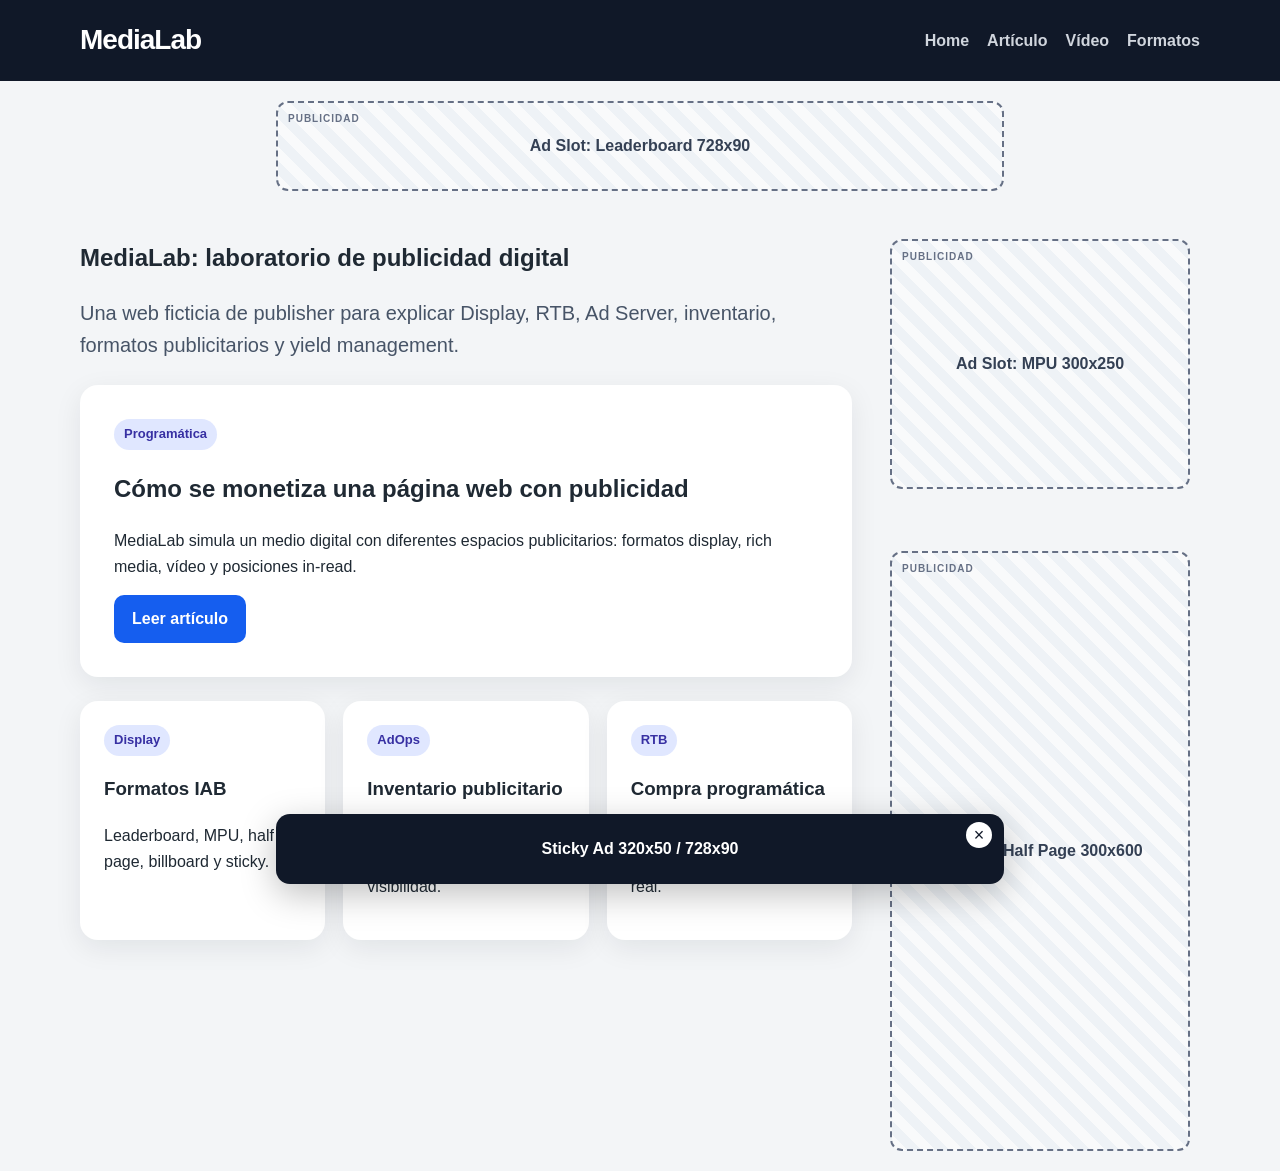
<file: recursos/medialab/index.html>
<!DOCTYPE html>
<html lang="es">
<head>
  <meta charset="UTF-8" />
  <meta name="viewport" content="width=device-width, initial-scale=1.0" />
  <title>MediaLab | Publisher Demo</title>
  <link rel="stylesheet" href="css/styles.css" />
  <script defer src="js/main.js"></script>
</head>
<body>
  <header class="site-header">
    <div class="container header-inner">
      <a href="index.html" class="logo">MediaLab</a>
      <nav class="nav">
        <a href="index.html">Home</a>
        <a href="articulo.html">Artículo</a>
        <a href="video.html">Vídeo</a>
        <a href="formatos.html">Formatos</a>
      </nav>
    </div>
  </header>

  <div class="ad-slot ad-leaderboard" data-format="Leaderboard 728x90">
    <span>Ad Slot: Leaderboard 728x90</span>
  </div>

  <main class="container layout">
    <section class="content">
      <h1>MediaLab: laboratorio de publicidad digital</h1>
      <p class="lead">
        Una web ficticia de publisher para explicar Display, RTB, Ad Server, inventario,
        formatos publicitarios y yield management.
      </p>

      <article class="card hero-card">
        <span class="tag">Programática</span>
        <h2>Cómo se monetiza una página web con publicidad</h2>
        <p>
          MediaLab simula un medio digital con diferentes espacios publicitarios:
          formatos display, rich media, vídeo y posiciones in-read.
        </p>
        <a class="button" href="articulo.html">Leer artículo</a>
      </article>

      <section class="grid">
        <article class="card">
          <span class="tag">Display</span>
          <h3>Formatos IAB</h3>
          <p>Leaderboard, MPU, half page, billboard y sticky.</p>
        </article>

        <article class="card">
          <span class="tag">AdOps</span>
          <h3>Inventario publicitario</h3>
          <p>Unidades publicitarias, tamaños, posiciones y visibilidad.</p>
        </article>

        <article class="card">
          <span class="tag">RTB</span>
          <h3>Compra programática</h3>
          <p>DSP, SSP, Ad Exchange, pujas y subastas en tiempo real.</p>
        </article>
      </section>
    </section>

    <aside class="sidebar">
      <div class="ad-slot ad-mpu" data-format="MPU 300x250">
        <span>Ad Slot: MPU 300x250</span>
      </div>

      <div class="ad-slot ad-halfpage" data-format="Half Page 300x600">
        <span>Ad Slot: Half Page 300x600</span>
      </div>
    </aside>
  </main>

  <div class="sticky-ad">
    <span>Sticky Ad 320x50 / 728x90</span>
    <button aria-label="Cerrar anuncio" onclick="closeStickyAd()">×</button>
  </div>
</body>
</html>
</file>
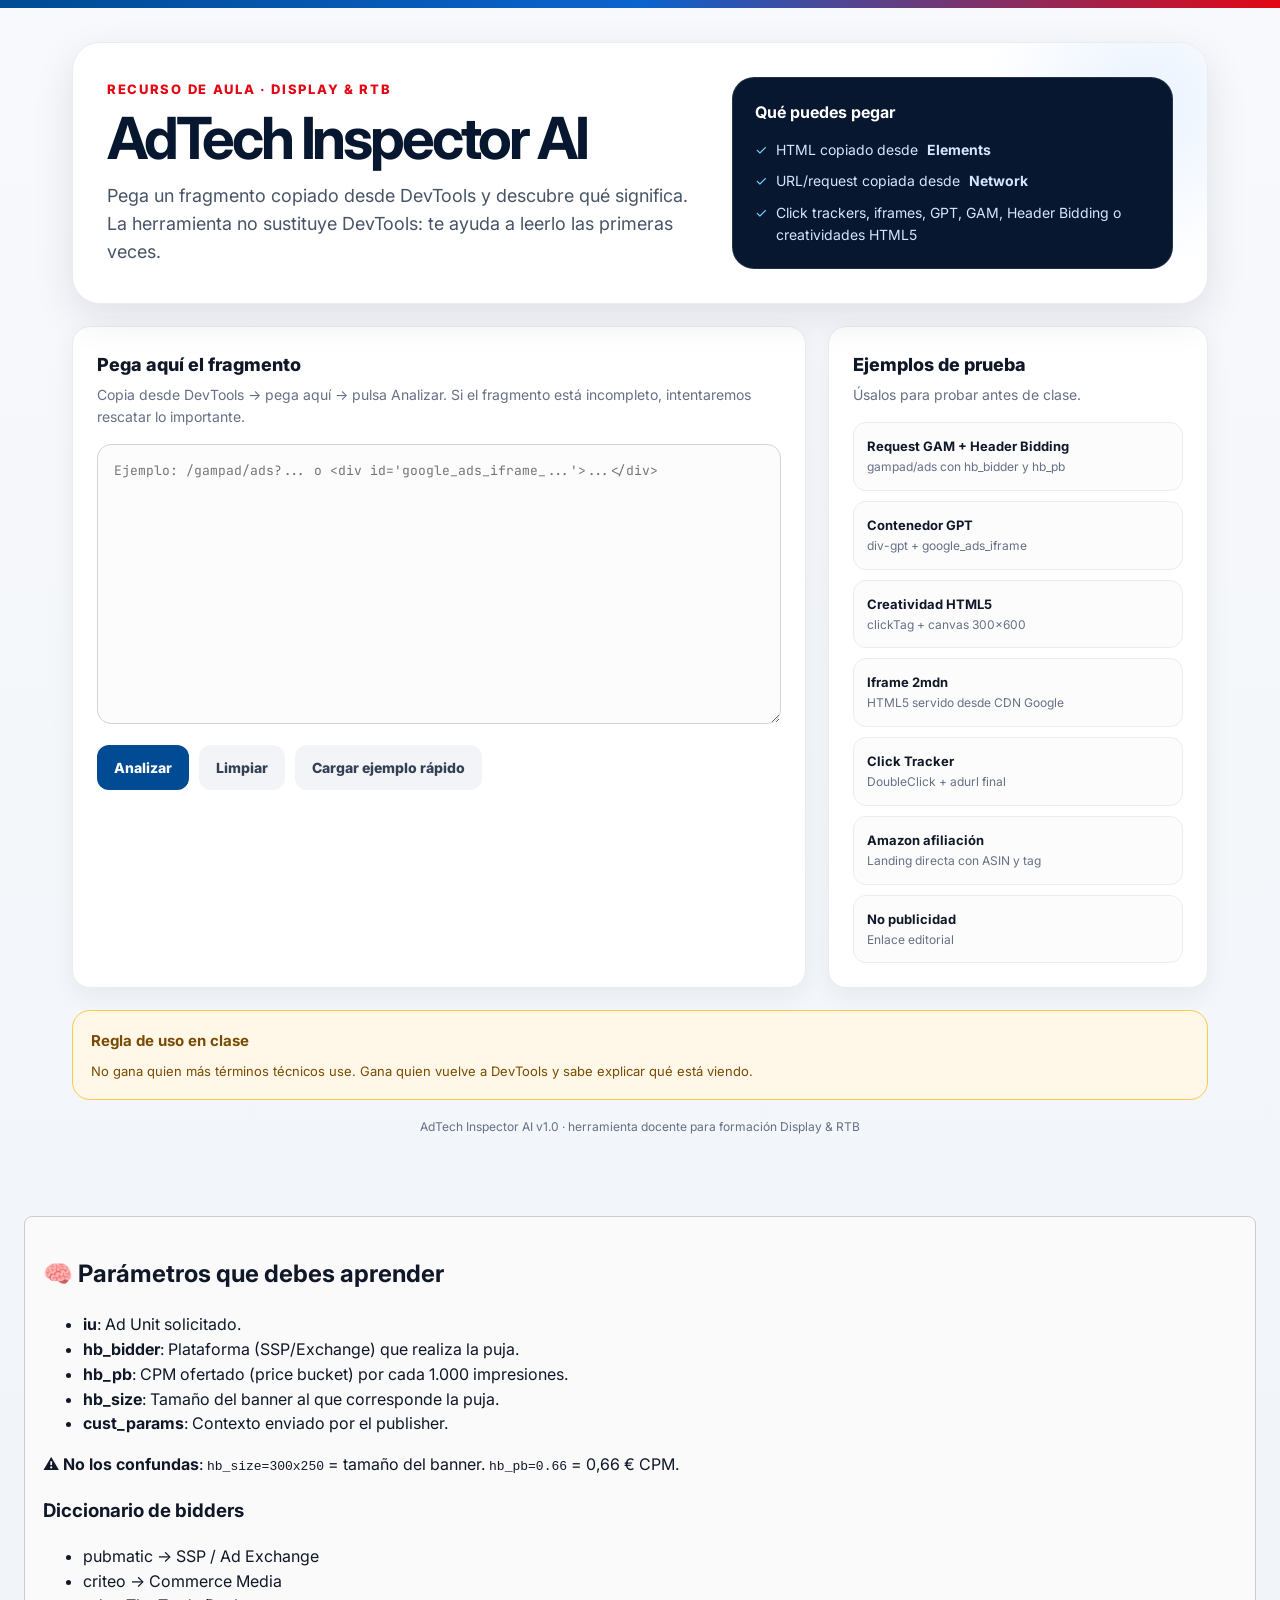
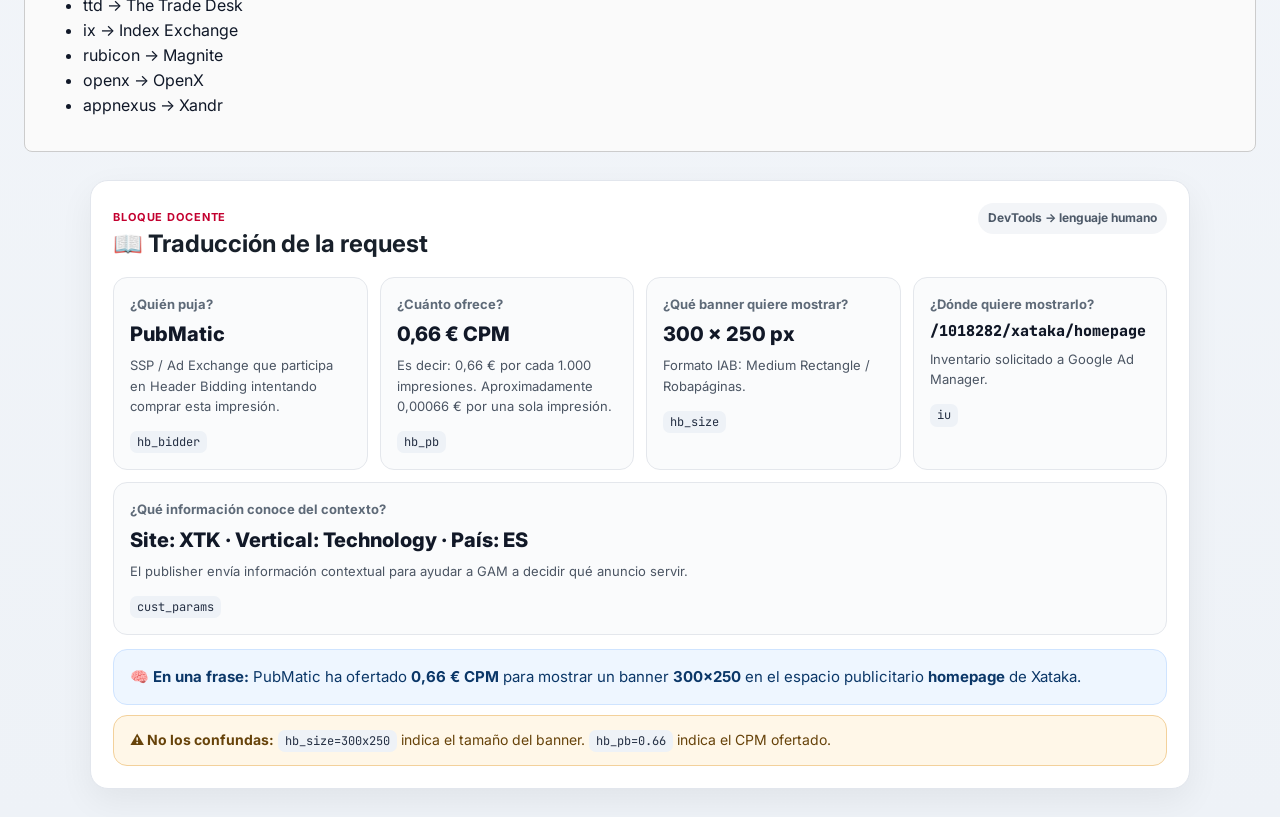
<file: recursos/analizador-tags.html>
<!DOCTYPE html>
<html lang="es">
<head>
  <meta charset="UTF-8" />
  <meta name="viewport" content="width=device-width, initial-scale=1.0" />
  <title>AdTech Inspector AI · Traductor de DevTools</title>
  <link rel="preconnect" href="https://fonts.googleapis.com">
  <link rel="preconnect" href="https://fonts.gstatic.com" crossorigin>
  <link href="https://fonts.googleapis.com/css2?family=Inter:wght@400;500;600;700;800&family=JetBrains+Mono:wght@400;500;600&display=swap" rel="stylesheet">
  <style>
    :root{
      --esic:#004B93; --esic-2:#0B63CE; --red:#E30613; --ink:#101828; --muted:#667085;
      --line:#D0D5DD; --soft:#F2F4F7; --soft2:#F8FAFC; --white:#fff; --ok:#067647;
      --warn:#B54708; --danger:#B42318; --purple:#6941C6; --blue-soft:#EAF3FF;
      --green-soft:#E8F5EE; --amber-soft:#FFF4E5; --red-soft:#FEEDEC; --purple-soft:#F4F0FF;
      --shadow:0 14px 40px rgba(16,24,40,.10); --r:18px; --r2:12px;
      --ui:"Inter", system-ui, -apple-system, BlinkMacSystemFont, "Segoe UI", sans-serif;
      --mono:"JetBrains Mono", ui-monospace, SFMono-Regular, Consolas, monospace;
    }
    *{box-sizing:border-box} html{scroll-behavior:smooth}
    body{margin:0;font-family:var(--ui);color:var(--ink);background:linear-gradient(180deg,#F7F9FC 0%,#EEF2F7 100%);line-height:1.55}
    button,textarea{font:inherit} button{cursor:pointer}
    .topbar{height:8px;background:linear-gradient(90deg,var(--esic),var(--esic-2),var(--red))}
    .page{max-width:1180px;margin:0 auto;padding:34px 22px 56px}
    .hero{background:var(--white);border:1px solid #EAECF0;border-radius:28px;padding:34px;box-shadow:var(--shadow);display:grid;grid-template-columns:1.15fr .85fr;gap:28px;align-items:center;position:relative;overflow:hidden}
    .hero:after{content:"";position:absolute;right:-120px;top:-120px;width:360px;height:360px;background:radial-gradient(circle,var(--blue-soft),transparent 65%);z-index:0}
    .hero > *{position:relative;z-index:1}.eyebrow{font-size:13px;font-weight:800;text-transform:uppercase;letter-spacing:.13em;color:var(--red);margin-bottom:10px}
    h1{font-size:clamp(34px,5vw,58px);line-height:.98;margin:0 0 16px;letter-spacing:-.055em;color:#07172F}.hero p{font-size:18px;color:#475467;margin:0;max-width:720px}
    .mini-card{background:#07172F;color:#EAF3FF;border-radius:22px;padding:22px;border:1px solid rgba(255,255,255,.12)}
    .mini-card h2{font-size:16px;margin:0 0 14px;color:white}.mini-card ul{margin:0;padding:0;list-style:none;display:grid;gap:10px}.mini-card li{display:flex;gap:9px;align-items:flex-start;color:#D5E6FF;font-size:14px}.mini-card li span{color:#7DD3FC}
    .main{display:grid;grid-template-columns:1fr 380px;gap:22px;margin-top:22px}.card{background:var(--white);border:1px solid #EAECF0;border-radius:var(--r);box-shadow:0 8px 24px rgba(16,24,40,.06);overflow:hidden}.card-pad{padding:24px}.section-title{font-size:18px;font-weight:800;margin:0 0 6px;color:#101828}.section-sub{font-size:14px;color:var(--muted);margin:0 0 16px}
    textarea{width:100%;min-height:280px;resize:vertical;border:1px solid var(--line);border-radius:14px;padding:16px;background:#FCFCFD;font-family:var(--mono);font-size:13px;line-height:1.55;color:#1D2939;outline:none;transition:.15s}textarea:focus{border-color:var(--esic-2);box-shadow:0 0 0 4px rgba(11,99,206,.10)}
    .actions{display:flex;gap:10px;flex-wrap:wrap;margin-top:14px}.btn{border:none;border-radius:12px;padding:12px 17px;font-weight:800;font-size:14px;background:var(--esic);color:white}.btn:hover{background:#003B76}.btn.secondary{background:#F2F4F7;color:#344054}.btn.secondary:hover{background:#E4E7EC}.btn.red{background:var(--red)}
    .examples{display:grid;gap:10px}.ex{width:100%;text-align:left;border:1px solid #EAECF0;background:#FCFCFD;border-radius:13px;padding:13px;transition:.15s}.ex:hover{border-color:var(--esic-2);background:#F5FAFF;transform:translateY(-1px)}.ex b{display:block;font-size:13px;color:#101828}.ex span{display:block;font-size:12px;color:#667085;margin-top:2px}
    .results{display:none;margin-top:22px}.results.show{display:block}.result-head{display:grid;grid-template-columns:1fr auto;gap:14px;align-items:start;padding:24px;border-bottom:1px solid #EAECF0;background:linear-gradient(180deg,#fff,#F9FAFB)}.detected{display:flex;gap:15px;align-items:flex-start}.icon{width:48px;height:48px;border-radius:15px;display:grid;place-items:center;font-size:25px;background:var(--blue-soft)}.detected h2{font-size:25px;line-height:1.15;margin:0 0 5px;letter-spacing:-.03em}.detected p{margin:0;color:var(--muted);font-size:14px}.level{border-radius:999px;padding:8px 13px;font-size:12px;font-weight:800;white-space:nowrap}.level.basic{background:var(--green-soft);color:var(--ok)}.level.medium{background:var(--amber-soft);color:var(--warn)}.level.advanced{background:var(--red-soft);color:var(--danger)}
    .result-body{padding:24px;display:grid;gap:20px}.summary{font-size:16px;color:#344054;background:#F8FAFC;border-left:4px solid var(--esic-2);padding:16px 18px;border-radius:0 14px 14px 0}.summary p{margin:0 0 8px}.summary p:last-child{margin:0}.grid{display:grid;grid-template-columns:repeat(4,minmax(0,1fr));gap:12px}.param{border:1px solid #EAECF0;background:#fff;border-radius:14px;padding:14px;min-height:92px}.param .k{font-size:11px;color:#667085;font-weight:800;text-transform:uppercase;letter-spacing:.06em;margin-bottom:8px}.param .v{font-size:15px;color:#101828;font-weight:750;word-break:break-word}.param .v.mono{font-family:var(--mono);font-size:12px;font-weight:600}
    .devtools{background:#07172F;color:#EAF3FF;border-radius:18px;padding:20px}.devtools h3,.curiosity h3,.evidence h3{margin:0 0 12px;font-size:16px}.search-list{display:flex;flex-wrap:wrap;gap:8px}.pill{font-family:var(--mono);font-size:12px;padding:7px 10px;border-radius:999px;background:rgba(255,255,255,.10);border:1px solid rgba(255,255,255,.13);color:#EAF3FF}.curiosity{background:var(--purple-soft);border:1px solid #E9D7FE;border-radius:18px;padding:20px}.curiosity p{margin:0;color:#42307D}.evidence{background:#FCFCFD;border:1px dashed #D0D5DD;border-radius:18px;padding:20px}.evidence ul{margin:0;padding-left:20px;color:#475467}.evidence li{margin:5px 0}.raw-toggle{margin-top:6px}.raw{display:none;background:#0B1220;color:#D7E4FF;border-radius:14px;padding:14px;font-family:var(--mono);font-size:12px;white-space:pre-wrap;overflow:auto;max-height:220px}.raw.show{display:block}
    .empty{padding:42px;text-align:center;color:#667085}.empty .big{font-size:38px;margin-bottom:8px}.helper{background:#FFF8E8;border:1px solid #FEC84B;border-radius:var(--r);padding:18px;color:#7A4A00}.helper h3{margin:0 0 8px;font-size:15px}.helper p{margin:0;font-size:13px}.footnote{margin-top:18px;color:#667085;font-size:12px;text-align:center}

    .translation{border:1px solid #D9E8FF;background:linear-gradient(180deg,#F8FBFF,#FFFFFF);border-radius:18px;padding:20px}
    .translation h3{margin:0 0 14px;font-size:18px;color:#07172F}
    .translation-grid{display:grid;grid-template-columns:repeat(2,minmax(0,1fr));gap:12px}
    .tcard{border:1px solid #EAECF0;background:#fff;border-radius:14px;padding:15px}
    .tcard .q{font-size:12px;color:#004B93;font-weight:800;text-transform:uppercase;letter-spacing:.05em;margin-bottom:8px}
    .tcard .ans{font-size:17px;color:#101828;font-weight:800;word-break:break-word}
    .tcard .ans.mono{font-family:var(--mono);font-size:13px;font-weight:700}
    .tcard .note{margin-top:6px;font-size:13px;color:#667085;line-height:1.45}
    .meaning{margin-top:14px;background:#F2F4F7;border-left:4px solid var(--red);padding:13px 15px;border-radius:0 12px 12px 0;color:#344054;font-size:14px}
    .meaning strong{color:#101828}
    @media(max-width:980px){.hero,.main{grid-template-columns:1fr}.grid{grid-template-columns:repeat(2,minmax(0,1fr))}.translation-grid{grid-template-columns:1fr}.result-head{grid-template-columns:1fr}.level{justify-self:start}}
    @media(max-width:560px){.page{padding:22px 14px 40px}.hero{padding:24px;border-radius:20px}.grid{grid-template-columns:1fr}.card-pad,.result-body,.result-head{padding:18px}.actions .btn{width:100%}}
  </style>

<style id="request-translation-styles">
.request-translation-block{
  margin:28px auto;
  padding:22px;
  max-width:1100px;
  border:1px solid #E2E6ED;
  border-radius:18px;
  background:#FFFFFF;
  box-shadow:0 12px 34px rgba(14,17,22,.06);
  color:#18202A;
  font-family:Inter,system-ui,-apple-system,BlinkMacSystemFont,"Segoe UI",sans-serif;
}
.translation-header{
  display:flex;
  justify-content:space-between;
  gap:16px;
  align-items:flex-start;
  margin-bottom:18px;
}
.translation-kicker{
  display:inline-block;
  font-size:11px;
  font-weight:700;
  letter-spacing:.08em;
  text-transform:uppercase;
  color:#C3002F;
  margin-bottom:4px;
}
.translation-header h2{
  margin:0;
  font-size:24px;
  line-height:1.2;
}
.translation-badge{
  display:inline-flex;
  align-items:center;
  padding:6px 10px;
  border-radius:999px;
  background:#F3F5F8;
  color:#4D5968;
  font-size:12px;
  font-weight:700;
  white-space:nowrap;
}
.translation-grid{
  display:grid;
  grid-template-columns:repeat(4,minmax(0,1fr));
  gap:12px;
}
.translation-card{
  border:1px solid #E4E7EC;
  background:#FAFBFC;
  border-radius:14px;
  padding:16px;
  min-height:160px;
}
.translation-card.wide{
  grid-column:span 4;
  min-height:auto;
}
.translation-question{
  color:#5E6A78;
  font-size:13px;
  font-weight:700;
  margin-bottom:8px;
}
.translation-value{
  font-size:20px;
  line-height:1.25;
  font-weight:800;
  color:#111827;
  margin-bottom:8px;
  word-break:break-word;
}
.translation-value.mono{
  font-family:"JetBrains Mono",Consolas,monospace;
  font-size:15px;
}
.translation-card p{
  margin:0 0 12px;
  color:#4B5563;
  font-size:13px;
  line-height:1.55;
}
.translation-card code,
.translation-warning code{
  display:inline-block;
  padding:2px 7px;
  border-radius:7px;
  background:#EEF2F7;
  color:#253044;
  font-family:"JetBrains Mono",Consolas,monospace;
  font-size:12px;
}
.translation-summary{
  margin-top:14px;
  padding:15px 16px;
  border-radius:14px;
  background:#EEF6FF;
  border:1px solid #CFE4FF;
  color:#0B3768;
  font-size:15px;
  line-height:1.55;
}
.translation-warning{
  margin-top:10px;
  padding:13px 16px;
  border-radius:14px;
  background:#FFF7E8;
  border:1px solid #F3D19B;
  color:#67430A;
  font-size:14px;
  line-height:1.55;
}
@media(max-width:900px){
  .translation-grid{grid-template-columns:repeat(2,minmax(0,1fr));}
  .translation-card.wide{grid-column:span 2;}
}
@media(max-width:620px){
  .translation-header{flex-direction:column;}
  .translation-grid{grid-template-columns:1fr;}
  .translation-card.wide{grid-column:span 1;}
}
</style>

</head>
<body>
  <div class="topbar"></div>
  <div class="page">
    <section class="hero">
      <div>
        <div class="eyebrow">Recurso de aula · Display & RTB</div>
        <h1>AdTech Inspector AI</h1>
        <p>Pega un fragmento copiado desde DevTools y descubre qué significa. La herramienta no sustituye DevTools: te ayuda a leerlo las primeras veces.</p>
      </div>
      <aside class="mini-card">
        <h2>Qué puedes pegar</h2>
        <ul>
          <li><span>✓</span> HTML copiado desde <b>Elements</b></li>
          <li><span>✓</span> URL/request copiada desde <b>Network</b></li>
          <li><span>✓</span> Click trackers, iframes, GPT, GAM, Header Bidding o creatividades HTML5</li>
        </ul>
      </aside>
    </section>

    <main class="main">
      <section class="card">
        <div class="card-pad">
          <h2 class="section-title">Pega aquí el fragmento</h2>
          <p class="section-sub">Copia desde DevTools → pega aquí → pulsa Analizar. Si el fragmento está incompleto, intentaremos rescatar lo importante.</p>
          <textarea id="input" spellcheck="false" placeholder="Ejemplo: /gampad/ads?... o <div id='google_ads_iframe_...'>...</div>"></textarea>
          <div class="actions">
            <button class="btn" id="analyzeBtn">Analizar</button>
            <button class="btn secondary" id="clearBtn">Limpiar</button>
            <button class="btn secondary" id="sampleBtn">Cargar ejemplo rápido</button>
          </div>
        </div>
      </section>

      <aside class="card">
        <div class="card-pad">
          <h2 class="section-title">Ejemplos de prueba</h2>
          <p class="section-sub">Úsalos para probar antes de clase.</p>
          <div class="examples" id="examples"></div>
        </div>
      </aside>
    </main>

    <section class="card results" id="results">
      <div class="result-head">
        <div class="detected">
          <div class="icon" id="resultIcon">🌐</div>
          <div>
            <h2 id="resultTitle">¿Qué acabas de copiar?</h2>
            <p id="resultSubtitle">Resultado del análisis</p>
          </div>
        </div>
        <div class="level medium" id="resultLevel">Intermedio</div>
      </div>
      <div class="result-body">
        <div class="summary" id="summary"></div>
        <div class="translation" id="translationBox" style="display:none">
          <h3>📖 Traducción del código</h3>
          <div class="translation-grid" id="translationGrid"></div>
          <div class="meaning" id="meaning"></div>
        </div>
        <div>
          <h3 class="section-title">Parámetros importantes</h3>
          <div class="grid" id="params"></div>
        </div>
        <div class="devtools">
          <h3>🔎 Cuando vuelvas a DevTools, busca esto</h3>
          <div class="search-list" id="lookFor"></div>
        </div>
        <div class="curiosity">
          <h3>💡 ¿Sabías que...?</h3>
          <p id="curiosity"></p>
        </div>
        <div class="evidence">
          <h3>Detectores activados</h3>
          <ul id="evidence"></ul>
          <div class="actions raw-toggle"><button class="btn secondary" id="rawBtn">Ver fragmento analizado</button></div>
          <pre class="raw" id="raw"></pre>
        </div>
      </div>
    </section>

    <div class="helper" style="margin-top:22px">
      <h3>Regla de uso en clase</h3>
      <p>No gana quien más términos técnicos use. Gana quien vuelve a DevTools y sabe explicar qué está viendo.</p>
    </div>
    <div class="footnote">AdTech Inspector AI v1.0 · herramienta docente para formación Display & RTB</div>
  </div>

<script>
const $ = (id) => document.getElementById(id);
const decode = (s) => {
  if(!s) return "";
  let out = String(s).replace(/&amp;/g,"&").replace(/&quot;/g,'"').replace(/&#39;/g,"'").replace(/&lt;/g,"<").replace(/&gt;/g,">");
  for(let i=0;i<3;i++){
    try{ const d = decodeURIComponent(out); if(d===out) break; out=d; }catch(e){ break; }
  }
  return out;
};
const hostOf = (u) => { try { return new URL(u.startsWith("http") ? u : "https://dummy.test"+u).hostname.replace(/^www\./,""); } catch(e){ return ""; } };
const queryParams = (txt) => {
  const clean = decode(txt.trim());
  const q = clean.includes("?") ? clean.split("?").slice(1).join("?") : clean;
  const p = new URLSearchParams(q.replace(/^.*?\?/,""));
  const o = {}; p.forEach((v,k)=>{ o[k]=decode(v); }); return o;
};
const findAttr = (txt, attr) => {
  const re = new RegExp(attr + `\\s*=\\s*["']([^"']+)["']`, "i");
  const m = txt.match(re); return m ? decode(m[1]) : "";
};
const allMatches = (txt, re) => [...txt.matchAll(re)].map(m=>m[1]||m[0]);
const truncate = (s,n=76)=> !s ? "" : (s.length>n ? s.slice(0,n-1)+"…" : s);
const bidderInfo = (b) => {
  const key = String(b||"").toLowerCase();
  const map = {
    pubmatic:["PubMatic","SSP / Ad Exchange"], criteo:["Criteo","Commerce Media / demand partner"],
    ttd:["The Trade Desk","DSP"], ix:["Index Exchange","SSP / Ad Exchange"],
    rubicon:["Magnite","SSP / Ad Exchange"], openx:["OpenX","SSP / Ad Exchange"],
    appnexus:["Xandr / Microsoft Monetize","SSP / Exchange"], ra_wemass:["WEMASS","SSP / Sales house"],
    richaudience:["RichAudience","SSP / Demand partner"], pubstack_server:["Pubstack Server","Server-side bidder"],
    optidigital:["Opti Digital","Yield / bidder"], amazon:["Amazon","Demand partner"]
  };
  return map[key] || [b, "Plataforma que participa en Header Bidding"];
};
const iabFormat = (s) => {
  const key = String(s||"").trim();
  const map = {"300x250":"Medium Rectangle / Robapáginas","300x600":"Half Page","728x90":"Leaderboard","970x250":"Billboard","970x90":"Large Leaderboard","300x100":"Mobile banner grande","300x300":"Square","1x1":"Tamaño técnico / tracking / formato especial"};
  return map[key] || "Formato display";
};
const cpmNote = (v) => {
  const n = parseFloat(String(v).replace(',', '.'));
  return isFinite(n) ? `${String(v).replace('.', ',')} € por cada 1.000 impresiones · ≈ ${(n/1000).toFixed(5).replace('.', ',')} € por impresión` : "Valor CPM enviado a GAM como price bucket";
};


const examples = [
  {name:"Request GAM + Header Bidding", desc:"gampad/ads con hb_bidder y hb_pb", value:"/gampad/ads?gdfp_req=1&iu_parts=1018282%2Cxataka%2Chomepage&prev_iu_szs=728x90%7C970x250&dids=div-gpt-top&url=https%3A%2F%2Fwww.xataka.com%2F&gdpr=1&prev_scp=hb_bidder%3Dpubmatic%26hb_pb%3D0.66%26hb_size%3D300x250%26hb_adid%3D501d383fef7a0ef%26hb_source%3Dclient&cust_params=site%3DXTK%26vertical%3DTechnology%26visitor_country%3DES"},
  {name:"Contenedor GPT", desc:"div-gpt + google_ads_iframe", value:`<div class="ad-box" id="div-gpt-top" data-google-query-id="CIDM3NmIpZUDFezcDQkdHYEUTg"><div id="google_ads_iframe_/1018282/xataka/homepage_5__container__"><iframe id="google_ads_iframe_/1018282/xataka/homepage_5" width="1" height="1" aria-label="Anuncio" data-load-complete="true"></iframe></div></div>`},
  {name:"Creatividad HTML5", desc:"clickTag + canvas 300x600", value:`<div id="animation_container" style="width:300px; height:600px"><div onclick="javascript:window.open(window.clickTag)" id="zoneclic"><canvas id="canvas" width="369" height="738" style="width:300px;height:600px"></canvas></div></div>`},
  {name:"Iframe 2mdn", desc:"HTML5 servido desde CDN Google", value:`<iframe id="200_287_express_html_inpage_0.if" src="https://s0.2mdn.net/sadbundle/5089934298353873331/MONOGRAFICOPERFUMERIAVERANO-P1_300x600_HTML5_18062026_PROMOCION.html?ev=01_262" width="300" height="600" frameborder="0" scrolling="no"></iframe>`},
  {name:"Click Tracker", desc:"DoubleClick + adurl final", value:`<a href="https://ad.doubleclick.net/pcs/click?nx=489&ny=46&dim=728x90&adurl=https://www.warnerbros.es/peliculas/supergirl%3Futm_source%3Delpaises%26utm_medium%3Ddisplay%26utm_campaign%3DWb_theatrical_emea_es_supergirl_2026_display_directo%26gad_campaignid%3D23961510670"><img src="https://s0.2mdn.net/simgad/11997353435248000239" width="728" height="90"></a>`},
  {name:"Amazon afiliación", desc:"Landing directa con ASIN y tag", value:`<a id="adLink" href="https://www.amazon.es/dp/B0761W9JBZ?aref=pMxgNDXlPs&aaxitk=c7a7596c6c3d9d91ce4a21e7e78d1198&language=es_ES&tag=ss-us-20&ref=dacx_dp_588890834809120221_591729908500464902" target="_blank"></a>`},
  {name:"No publicidad", desc:"Enlace editorial", value:`<a class="ue-c-cover-content__link" href="https://www.elmundo.es/ofertas-regalos/2026/06/26/6a3d2b39fc6c83ea638b4595.html"><h2>Los chollos del último día del Amazon Prime Day...</h2></a>`}
];

function detect(txt){
  const raw = txt.trim(); const low = raw.toLowerCase(); const decoded = decode(raw); const dlow = decoded.toLowerCase();
  const params = queryParams(decoded); const ev=[]; const cards=[]; let look=[]; let result={icon:"🧩", type:"Fragmento parcialmente reconocido", level:"medium", summary:[], curiosity:"Cuando el fragmento parece raro, no hay que forzar conclusiones: primero identifica qué señales sí están presentes.", evidence:ev, cards, lookFor:look, translation:[], meaning:""};
  const add=(k,v,mono=false)=>{ if(v!==undefined && v!==null && String(v)!=="") cards.push({k,v:String(v),mono}); };
  const found=(s)=>ev.push(s);
  const has = (s)=> dlow.includes(s.toLowerCase());

  const isHTML = /<\/?[a-z][\s\S]*>/i.test(raw);
  const isRequest = /^https?:\/\//i.test(decoded) || /^\/gampad\/ads/i.test(decoded) || decoded.includes("/gampad/ads?");

  if(has("/gampad/ads")){
    found("Google Ad Manager: patrón /gampad/ads"); result={...result, icon:"⚙️", type:"Petición de Google Ad Manager", level:"advanced"};
    result.summary=["Has copiado una request de Network.","Representa la llamada que hace la página a Google Ad Manager para solicitar publicidad.","Puede contener inventario, tamaños, contexto de página, consentimiento y señales de Header Bidding."];
    add("Ad Server","Google Ad Manager");
    if(params.iu) add("Ad Unit",params.iu,true);
    if(params.iu_parts) add("Inventario",params.iu_parts.replace(/,/g," / "),true);
    if(params.prev_iu_szs || params.sz || params.pb_szs) add("Tamaños",(params.prev_iu_szs||params.sz||params.pb_szs).replace(/[|~]/g," · "),true);
    if(params.dids) add("Div / Slot",params.dids.replace(/~/g," · "),true);
    if(params.url) add("Página",hostOf(params.url) || params.url,true);
    if(params.gdpr) add("GDPR",params.gdpr === "1" ? "Activo" : params.gdpr);
    const scp = decode((params.prev_scp||"") + "&" + (params.cust_params||""));
    if(/hb_/i.test(scp+decoded)){
      found("Header Bidding: parámetros hb_ detectados"); add("Header Bidding","Detectado");
      const hb = queryParams(scp);
      if(hb.hb_bidder) add("Bidder",hb.hb_bidder,true);
      if(hb.hb_pb) add("CPM",hb.hb_pb,true);
      if(hb.hb_size) add("Tamaño HB",hb.hb_size,true);
      if(hb.hb_source) add("Fuente",hb.hb_source,true);
    }
    const cust = queryParams(params.cust_params||"");
    if(cust.vertical) add("Vertical",cust.vertical);
    if(cust.visitor_country) add("País",cust.visitor_country);

    const hb = queryParams(scp);
    const inv = params.iu || (params.iu_parts ? "/" + params.iu_parts.replace(/,/g,"/") : "");
    const bidder = hb.hb_bidder ? bidderInfo(hb.hb_bidder) : null;
    const tr=[];
    if(bidder) tr.push({q:"¿Quién ha realizado la puja?", ans:bidder[0], note:bidder[1]});
    if(hb.hb_pb) tr.push({q:"¿Cuánto está dispuesto a pagar?", ans:String(hb.hb_pb).replace('.', ',') + " € CPM", note:cpmNote(hb.hb_pb)});
    if(hb.hb_size) tr.push({q:"¿Qué tamaño de banner quiere mostrar?", ans:hb.hb_size.replace('x',' × ') + " px", note:iabFormat(hb.hb_size)});
    if(inv) tr.push({q:"¿Qué espacio publicitario está solicitando?", ans:inv, note:"Inventario solicitado en Google Ad Manager", mono:true});
    const ctx=[]; if(cust.site) ctx.push("site=" + cust.site); if(cust.vertical) ctx.push("vertical=" + cust.vertical); if(cust.visitor_country) ctx.push("país=" + cust.visitor_country);
    if(ctx.length) tr.push({q:"¿Qué contexto envía el publisher?", ans:ctx.join(" · "), note:"Información contextual enviada a GAM", mono:true});
    result.translation=tr;
    if(bidder || hb.hb_pb || hb.hb_size){
      result.meaning = `${bidder ? "<strong>"+bidder[0]+"</strong>" : "Un bidder"}${hb.hb_pb ? " ha ofertado <strong>"+String(hb.hb_pb).replace('.', ',')+" € CPM</strong>" : " ha enviado una oferta"}${hb.hb_size ? " para mostrar un banner <strong>"+hb.hb_size.replace('x','×')+"</strong>" : ""}${inv ? " en <strong>"+inv+"</strong>" : ""}.`;
    }
    look=["gampad/ads","iu_parts / iu","prev_iu_szs / sz","cust_params","hb_bidder","hb_pb","gdpr","url"];
    result.curiosity="La request de GAM no es la creatividad final. Es la petición que lleva el contexto y las señales de subasta para que el ad server decida qué servir.";
    result.lookFor=look; return result;
  }

  if(has("google_ads_iframe_") || has("div-gpt") || has("data-google-query-id")){
    found("GPT/GAM renderizado: div-gpt o google_ads_iframe detectado"); result={...result, icon:"📦", type:"Contenedor GPT / Google Ad Manager", level:"medium"};
    result.summary=["Has copiado HTML desde Elements.","Representa el contenedor publicitario que Google Publisher Tag ha creado o rellenado en la página.","No siempre contiene la request original ni la puja; para eso hay que ir a Network."];
    add("Tipo","Contenedor publicitario");
    const id = findAttr(raw,"id"); if(id) add("ID",id,true);
    const qid = findAttr(raw,"data-google-query-id"); if(qid) add("Query ID",qid,true);
    const iframe = decoded.match(/google_ads_iframe_([^"'\s<]+)/i); if(iframe) add("Iframe GAM",truncate(iframe[0],70),true);
    const adunit = decoded.match(/google_ads_iframe_\/?([^"'\s_]+)/i); if(adunit) add("Ad Unit probable",adunit[1],true);
    const w = findAttr(raw,"width"), h=findAttr(raw,"height"); if(w&&h) add("Tamaño iframe",`${w}x${h}`);
    if(has("data-load-complete=\"true\"") || has("data-load-complete='true'")) add("Carga","Completa");
    look=["div-gpt-*","google_ads_iframe_*","data-google-query-id","data-load-complete","width / height"];
    result.curiosity="En Elements ves el resultado renderizado en la página. Para entender cómo se pidió ese anuncio, debes buscar la request gampad/ads en Network.";
    result.lookFor=look; return result;
  }

  if(has("adclick.g.doubleclick") || has("ad.doubleclick.net/pcs/click") || has("/aclk?")){
    found("Click tracker: dominio DoubleClick/Google Ads detectado"); result={...result, icon:"🎯", type:"Click Tracker", level:"medium"};
    result.summary=["Has copiado un enlace de clic publicitario.","El usuario no va directamente al anunciante: antes pasa por Google/DoubleClick para registrar el clic.","La landing final suele estar dentro del parámetro adurl."];
    const href = findAttr(raw,"href") || decoded; const p=queryParams(href);
    add("Proveedor", has("/aclk?") ? "Google Ads / AdSense" : "DoubleClick");
    if(p.client) add("Publisher",p.client,true);
    if(p.dim) add("Dimensión",p.dim);
    if(p.gclid) add("GCLID","Presente");
    if(p.adurl){ add("Landing final",hostOf(p.adurl)||truncate(p.adurl,60),true); const lp=queryParams(p.adurl); if(lp.utm_source) add("UTM source",lp.utm_source); if(lp.utm_medium) add("UTM medium",lp.utm_medium); if(lp.utm_campaign) add("UTM campaign",truncate(lp.utm_campaign,60),true); if(lp.gad_campaignid) add("Google Campaign ID",lp.gad_campaignid,true); }
    const img = decoded.match(/https?:\/\/s0\.2mdn\.net\/simgad\/\d+/i); if(img){ found("Asset 2mdn/simgad detectado"); add("Asset creativo",img[0].split('/').pop(),true); }
    look=["href","adurl","gclid","utm_source","utm_campaign","simgad","dim"];
    result.curiosity="El click tracker separa dos cosas: medir el clic y llevar al usuario a la landing. Por eso una URL de anuncio puede tener varias capas de redirección.";
    result.lookFor=look; return result;
  }

  if(has("2mdn.net") || has("gcdn.2mdn.net")){
    found("CDN de Google para creatividades: 2mdn detectado"); result={...result, icon:"🖼️", type:"Creatividad servida desde Google CDN", level:"basic"};
    result.summary=["Has copiado una pieza de creatividad o un iframe publicitario.","El asset se está cargando desde servidores de Google, normalmente usados por Campaign Manager, Google Ads o GAM.","Esto muestra la creatividad, no necesariamente la subasta completa."];
    add("Proveedor","Google / 2mdn");
    const src = findAttr(raw,"src") || (decoded.match(/https?:\/\/[^\s"']*2mdn[^\s"']+/i)||[])[0]; if(src){ add("URL del asset",truncate(src,80),true); if(src.includes("simgad")) add("ID simgad",src.split('/').pop().split('?')[0],true); }
    const w=findAttr(raw,"width"), h=findAttr(raw,"height"); if(w&&h) add("Tamaño",`${w}x${h}`);
    if(/\.html/i.test(src||decoded)) add("Tipo","HTML5 en iframe");
    look=["iframe src","s0.2mdn.net","simgad","width / height","archivo .html"];
    result.curiosity="2mdn es habitual en creatividades alojadas por Google. Verlo no prueba por sí solo Header Bidding: solo indica dónde vive el asset creativo.";
    result.lookFor=look; return result;
  }

  if(has("clicktag") || has("<canvas") || has("gwd-") || has("gwd-image") || has("gwd-video") || has("gwd-taparea")){
    found("Creatividad HTML5: clickTag, canvas o componentes GWD detectados"); result={...result, icon:"🎬", type:"Creatividad HTML5", level:"basic"};
    result.summary=["Has copiado HTML de una creatividad.","Puede contener animaciones, imágenes, vídeo, canvas o zonas clicables.","Este fragmento normalmente no incluye la request de GAM ni la subasta."];
    add("Tipo","HTML5");
    if(has("clicktag")) add("clickTag","Detectado");
    if(has("<canvas")) add("Canvas","Detectado");
    if(has("gwd-")){ add("Herramienta probable","Google Web Designer"); found("Google Web Designer: etiquetas gwd-* detectadas"); }
    const imgs=allMatches(decoded,/<img\b/gi).length; if(imgs) add("Imágenes",imgs);
    const vids=allMatches(decoded,/<video\b|<gwd-video\b/gi).length; if(vids) add("Vídeos",vids);
    const taps=allMatches(decoded,/<gwd-taparea\b/gi).length; if(taps) add("Tap areas",taps);
    const wh = decoded.match(/width\s*:\s*(\d+)px[\s\S]{0,40}height\s*:\s*(\d+)px/i) || decoded.match(/width=["'](\d+)["'][\s\S]{0,80}height=["'](\d+)["']/i); if(wh) add("Tamaño probable",`${wh[1]}x${wh[2]}`);
    look=["clickTag","canvas","gwd-image","gwd-video","gwd-taparea","width / height"];
    result.curiosity="En banners HTML5, clickTag suele ser una variable. El diseñador no pone la URL final: el ad server la inserta al servir la campaña.";
    result.lookFor=look; return result;
  }

  if(has("activeview") || has("googleactiveviewelement") || has("data-google-av-")){
    found("Active View: medición de viewability detectada"); result={...result, icon:"📊", type:"Medición Active View", level:"advanced"};
    result.summary=["Has copiado una capa de medición publicitaria de Google.","Sirve para medir si el anuncio ha sido visible y durante cuánto tiempo.","No es el banner en sí: es parte de la medición que acompaña a la impresión."];
    add("Medición","Active View"); add("Proveedor","Google");
    const adk=findAttr(raw,"data-google-av-adk"); if(adk) add("Ad Key",adk,true);
    const cxn=findAttr(raw,"data-google-av-cxn"); if(cxn) add("Endpoint",hostOf(cxn),true);
    look=["GoogleActiveViewElement","data-google-av-*","activeview","viewability"];
    result.curiosity="Una impresión servida no siempre equivale a una impresión vista. Active View intenta medir esa diferencia.";
    result.lookFor=look; return result;
  }

  if(has("amazon.es") || has("/dp/") && has("tag=")){
    found("Amazon / afiliación: ASIN o tag detectado"); result={...result, icon:"🛒", type:"Enlace a Amazon con tracking", level:"basic"};
    result.summary=["Has copiado un enlace publicitario o de afiliación.","No parece pasar por DoubleClick; el clic va al anunciante con parámetros de atribución.","Es útil para explicar que no toda publicidad usa el mismo flujo técnico."];
    const href=findAttr(raw,"href")||decoded; const p=queryParams(href); const asin=(href.match(/\/dp\/([A-Z0-9]+)/i)||[])[1];
    add("Destino",hostOf(href)||"Amazon"); if(asin) add("ASIN",asin,true); if(p.tag) add("Tag afiliado",p.tag,true); if(p.ref) add("Referencia",truncate(p.ref,65),true);
    look=["href","/dp/ASIN","tag=","ref="];
    result.curiosity="Los parámetros de afiliación permiten atribuir ventas o clics a un partner, aunque no exista una request GAM visible en ese fragmento.";
    result.lookFor=look; return result;
  }

  if(has("data:image") || has("base64")){
    found("Imagen embebida en base64 detectada"); result={...result, icon:"🧱", type:"Imagen embebida / capa visual", level:"basic"};
    result.summary=["Has copiado una capa visual embebida en el HTML.","Puede ser una marca de agua, patrón, fondo o recurso técnico.","No representa por sí misma una subasta ni un click tracker."];
    add("Tipo","Base64 / data image"); if(has("background-image")) add("Uso","Fondo CSS"); if(has("watermark")) add("Señal","Watermark");
    look=["data:image","base64","background-image","watermark"];
    result.curiosity="No todo lo que aparece dentro de una creatividad es medición publicitaria. Hay mucho 'ruido técnico' que conviene aprender a descartar.";
    result.lookFor=look; return result;
  }

  if(isHTML){
    found("HTML detectado, pero sin señales publicitarias fuertes"); result={...result, icon:"🚫", type:"No parece un elemento publicitario", level:"basic"};
    result.summary=["Has copiado HTML, pero no aparecen señales claras de AdTech.","Podría ser un enlace editorial, contenido de página o un fragmento demasiado parcial.","Vuelve a DevTools y busca contenedores con div-gpt, iframe publicitario, adclick, gampad o hb_."];
    const href=findAttr(raw,"href"); if(href) add("Enlace",hostOf(href)||truncate(href,60),true);
    const text=(decoded.match(/<h\d[^>]*>(.*?)<\/h\d>/i)||[])[1]; if(text) add("Texto detectado",text.replace(/<[^>]+>/g,""));
    look=["div-gpt","google_ads_iframe","gampad/ads","adclick","hb_","2mdn"];
    result.curiosity="Esta respuesta también es útil: aprender AdTech implica distinguir qué pertenece al anuncio y qué pertenece simplemente a la página.";
    result.lookFor=look; return result;
  }

  if(isRequest){
    found("URL/request detectada, pero sin patrón publicitario fuerte"); result={...result, icon:"🌐", type:"Request o URL no clasificada", level:"basic"};
    result.summary=["Has copiado una URL o request.","No contiene patrones suficientes para clasificarla como GAM, click tracker o Header Bidding.","Puede ser un recurso normal de la página o una parte incompleta de la cadena publicitaria."];
    add("Dominio",hostOf(decoded),true); look=["gampad/ads","adclick","hb_","utm_","gclid","2mdn"];
    result.curiosity="En Network hay cientos de requests. La habilidad no es mirarlas todas, sino filtrar las que cuentan la historia publicitaria.";
    result.lookFor=look; return result;
  }

  found("No se pudo clasificar con seguridad");
  result.summary=["No reconozco completamente este fragmento.","Aun así, la recomendación es volver a DevTools y copiar un contenedor más amplio o la URL completa de Network.","Busca señales como gampad/ads, div-gpt, google_ads_iframe, hb_, adclick o clickTag."];
  add("Estado","Análisis parcial"); result.lookFor=["gampad/ads","div-gpt","google_ads_iframe","hb_","adclick","clickTag"];
  return result;
}

function render(res, raw){
  $("results").classList.add("show");
  $("resultIcon").textContent=res.icon;
  $("resultTitle").textContent=res.type;
  $("resultSubtitle").textContent="¿Qué acabas de copiar?";
  const lvl=$("resultLevel"); lvl.className="level "+(res.level||"medium"); lvl.textContent=res.level==="advanced"?"Avanzado":res.level==="basic"?"Básico":"Intermedio";
  $("summary").innerHTML=res.summary.map(p=>`<p>${p}</p>`).join("");
  const tbox=$("translationBox");
  if(res.translation && res.translation.length){
    tbox.style.display="block";
    $("translationGrid").innerHTML=res.translation.map(t=>`<div class="tcard"><div class="q">${t.q}</div><div class="ans ${t.mono?'mono':''}">${t.ans}</div>${t.note?`<div class="note">${t.note}</div>`:""}</div>`).join("");
    $("meaning").innerHTML=res.meaning || "";
    $("meaning").style.display=res.meaning ? "block" : "none";
  } else {
    tbox.style.display="none";
    $("translationGrid").innerHTML="";
    $("meaning").innerHTML="";
  }
  $("params").innerHTML=(res.cards.length?res.cards:[{k:"Resultado",v:"No hay parámetros claros",mono:false}]).slice(0,10).map(c=>`<div class="param"><div class="k">${c.k}</div><div class="v ${c.mono?'mono':''}">${c.v}</div></div>`).join("");
  $("lookFor").innerHTML=(res.lookFor||[]).map(x=>`<span class="pill">${x}</span>`).join("");
  $("curiosity").textContent=res.curiosity||"La clave es volver siempre a DevTools y comprobar las señales en su contexto original.";
  $("evidence").innerHTML=(res.evidence||[]).map(x=>`<li>${x}</li>`).join("");
  $("raw").textContent=raw;
  $("raw").classList.remove("show");
  setTimeout(()=>$("results").scrollIntoView({block:"start"}),50);
}

function analyze(){ const raw=$("input").value.trim(); if(!raw){ alert("Pega primero un fragmento de DevTools."); return; } render(detect(raw), raw); }
$("analyzeBtn").addEventListener("click", analyze);
$("clearBtn").addEventListener("click",()=>{ $("input").value=""; $("results").classList.remove("show"); $("input").focus(); });
$("sampleBtn").addEventListener("click",()=>{ $("input").value=examples[0].value; analyze(); });
$("rawBtn").addEventListener("click",()=>$("raw").classList.toggle("show"));
$("examples").innerHTML=examples.map((e,i)=>`<button class="ex" data-i="${i}"><b>${e.name}</b><span>${e.desc}</span></button>`).join("");
document.querySelectorAll(".ex").forEach(b=>b.addEventListener("click",()=>{ $("input").value=examples[+b.dataset.i].value; analyze(); }));
</script>
<section style="margin:24px;padding:18px;border:1px solid #ccc;border-radius:8px;background:#fafafa">
<h2>🧠 Parámetros que debes aprender</h2>
<ul>
<li><b>iu</b>: Ad Unit solicitado.</li>
<li><b>hb_bidder</b>: Plataforma (SSP/Exchange) que realiza la puja.</li>
<li><b>hb_pb</b>: CPM ofertado (price bucket) por cada 1.000 impresiones.</li>
<li><b>hb_size</b>: Tamaño del banner al que corresponde la puja.</li>
<li><b>cust_params</b>: Contexto enviado por el publisher.</li>
</ul>
<p><b>⚠️ No los confundas</b>: <code>hb_size=300x250</code> = tamaño del banner. <code>hb_pb=0.66</code> = 0,66 € CPM.</p>
<h3>Diccionario de bidders</h3>
<ul><li>pubmatic → SSP / Ad Exchange</li><li>criteo → Commerce Media</li><li>ttd → The Trade Desk</li><li>ix → Index Exchange</li><li>rubicon → Magnite</li><li>openx → OpenX</li><li>appnexus → Xandr</li></ul>
</section>
<!-- BLOQUE FINAL · TRADUCCIÓN DE LA REQUEST -->
<section id="request-translation-block" class="request-translation-block" aria-labelledby="request-translation-title">
  <div class="translation-header">
    <div>
      <span class="translation-kicker">Bloque docente</span>
      <h2 id="request-translation-title">📖 Traducción de la request</h2>
    </div>
    <span class="translation-badge">DevTools → lenguaje humano</span>
  </div>

  <div class="translation-grid">
    <article class="translation-card">
      <div class="translation-question">¿Quién puja?</div>
      <div class="translation-value" id="translation-bidder">PubMatic</div>
      <p>SSP / Ad Exchange que participa en Header Bidding intentando comprar esta impresión.</p>
      <code>hb_bidder</code>
    </article>

    <article class="translation-card">
      <div class="translation-question">¿Cuánto ofrece?</div>
      <div class="translation-value" id="translation-cpm">0,66 € CPM</div>
      <p>Es decir: 0,66 € por cada 1.000 impresiones. Aproximadamente 0,00066 € por una sola impresión.</p>
      <code>hb_pb</code>
    </article>

    <article class="translation-card">
      <div class="translation-question">¿Qué banner quiere mostrar?</div>
      <div class="translation-value" id="translation-size">300 × 250 px</div>
      <p>Formato IAB: Medium Rectangle / Robapáginas.</p>
      <code>hb_size</code>
    </article>

    <article class="translation-card">
      <div class="translation-question">¿Dónde quiere mostrarlo?</div>
      <div class="translation-value mono" id="translation-inventory">/1018282/xataka/homepage</div>
      <p>Inventario solicitado a Google Ad Manager.</p>
      <code>iu</code>
    </article>

    <article class="translation-card wide">
      <div class="translation-question">¿Qué información conoce del contexto?</div>
      <div class="translation-value" id="translation-context">Site: XTK · Vertical: Technology · País: ES</div>
      <p>El publisher envía información contextual para ayudar a GAM a decidir qué anuncio servir.</p>
      <code>cust_params</code>
    </article>
  </div>

  <div class="translation-summary" id="translation-summary">
    <strong>🧠 En una frase:</strong>
    PubMatic ha ofertado <strong>0,66 € CPM</strong> para mostrar un banner <strong>300×250</strong> en el espacio publicitario <strong>homepage</strong> de Xataka.
  </div>

  <div class="translation-warning">
    <strong>⚠️ No los confundas:</strong>
    <code>hb_size=300x250</code> indica el tamaño del banner. 
    <code>hb_pb=0.66</code> indica el CPM ofertado.
  </div>
</section>


<script id="request-translation-dynamic">
(function(){
  function decodeDeep(value){
    if(!value) return "";
    let out = String(value).replace(/&amp;/g,"&");
    for(let i=0;i<3;i++){
      try {
        const dec = decodeURIComponent(out);
        if(dec === out) break;
        out = dec;
      } catch(e){ break; }
    }
    return out;
  }
  function getParam(text, key){
    const decoded = decodeDeep(text);
    const re = new RegExp("(?:[?&]|^|%26|&amp;|&)" + key.replace(/[.*+?^${}()|[\]\\]/g,'\\$&') + "=([^&%\\s<>\"']+)", "i");
    const m = decoded.match(re);
    return m ? decodeDeep(m[1]) : "";
  }
  function inferFormat(size){
    const map = {
      "300x250":"Medium Rectangle / Robapáginas",
      "300x600":"Half Page",
      "728x90":"Leaderboard",
      "970x250":"Billboard",
      "970x90":"Super Leaderboard",
      "320x50":"Mobile Banner",
      "300x100":"Mobile / banner compacto",
      "300x300":"Square"
    };
    return map[size] || "Formato display";
  }
  function knownBidder(v){
    const b = (v || "").toLowerCase();
    const map = {
      "pubmatic":"PubMatic",
      "criteo":"Criteo",
      "ttd":"The Trade Desk",
      "ix":"Index Exchange",
      "rubicon":"Magnite",
      "openx":"OpenX",
      "appnexus":"Xandr",
      "ra_wemass":"Wemass",
      "richaudience":"Richaudience",
      "pubstack_server":"Pubstack Server",
      "optidigital":"Opti Digital"
    };
    return map[b] || v || "No detectado";
  }
  function updateTranslation(text){
    if(!text) return;
    const bidderRaw = getParam(text, "hb_bidder");
    const bidder = knownBidder(bidderRaw);
    const pb = getParam(text, "hb_pb");
    const size = getParam(text, "hb_size") || getParam(text, "sz");
    const iu = getParam(text, "iu") || (decodeDeep(text).match(/\/\d+\/[A-Za-z0-9_\/.-]+/)||[""])[0];
    const cust = getParam(text, "cust_params") || getParam(text, "prev_scp");
    const decodedCust = decodeDeep(cust);
    const site = getParam(decodedCust, "site");
    const vertical = getParam(decodedCust, "vertical");
    const country = getParam(decodedCust, "visitor_country");

    const set = (id, val) => { const el=document.getElementById(id); if(el && val) el.textContent=val; };
    set("translation-bidder", bidder);
    if(pb) set("translation-cpm", pb.replace(".", ",") + " € CPM");
    if(size) set("translation-size", size.replace("x"," × ") + " px");
    if(iu) set("translation-inventory", iu);
    const ctx = [];
    if(site) ctx.push("Site: " + site);
    if(vertical) ctx.push("Vertical: " + vertical);
    if(country) ctx.push("País: " + country);
    if(ctx.length) set("translation-context", ctx.join(" · "));

    const summary = document.getElementById("translation-summary");
    if(summary && (bidderRaw || pb || size || iu)){
      summary.innerHTML = "<strong>🧠 En una frase:</strong> " +
        (bidder !== "No detectado" ? bidder + " ha ofertado " : "La request indica una oferta ") +
        (pb ? "<strong>" + pb.replace(".", ",") + " € CPM</strong> " : "") +
        (size ? "para mostrar un banner <strong>" + size + "</strong> " : "") +
        (iu ? "en el inventario <strong>" + iu + "</strong>." : ".");
    }
  }
  function findInputText(){
    const active = document.activeElement && (document.activeElement.tagName === "TEXTAREA" || document.activeElement.tagName === "INPUT") ? document.activeElement.value : "";
    const areas = Array.from(document.querySelectorAll("textarea,input[type='text'],input:not([type])"));
    const longest = areas.map(a=>a.value||"").sort((a,b)=>b.length-a.length)[0] || "";
    return longest || active;
  }
  document.addEventListener("click", function(e){
    const t = (e.target.textContent || "").toLowerCase();
    if(t.includes("analizar")){
      setTimeout(()=>updateTranslation(findInputText()), 80);
    }
  });
  document.addEventListener("input", function(e){
    if(e.target && (e.target.tagName === "TEXTAREA" || e.target.tagName === "INPUT")){
      updateTranslation(e.target.value);
    }
  });
})();
</script>

</body>
</html>
</file>
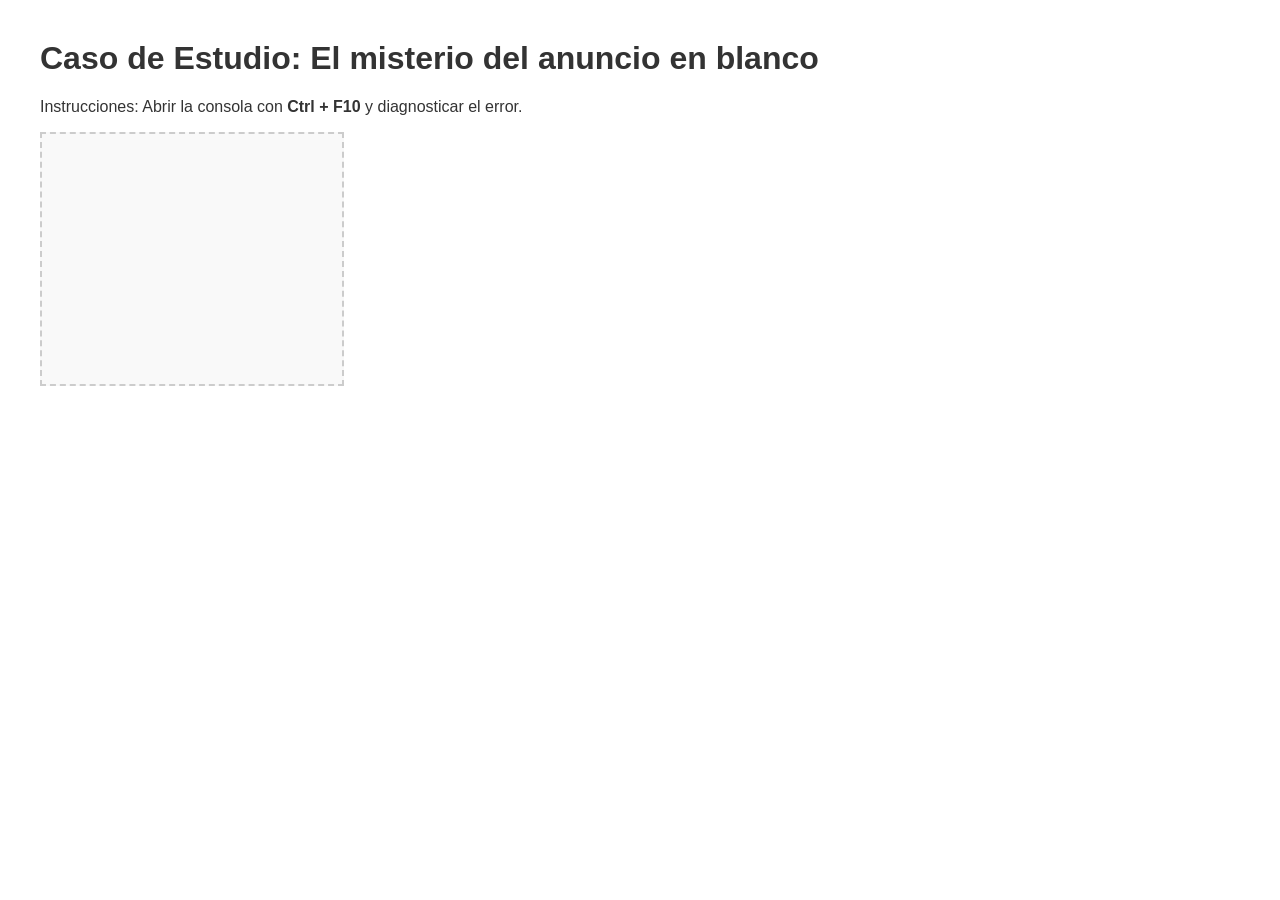
<file: recursos/anuncio-en-blanco.html>
<!DOCTYPE html>
<html lang="es">
<head>
    <meta charset="UTF-8">
    <title>Clase Máster: Demo Google Publisher Tag</title>

    <script async src="https://securepubads.g.doubleclick.net/tag/js/gpt.js"></script>
    
    <script>
        window.googletag = window.googletag || {cmd: []};
        
        googletag.cmd.push(function() {
            // 2. Definición del espacio publicitario (Ad Slot)
            // Reemplaza '1234567' por tu código de red de Google Ad Manager
            // El nombre 'bloque_inventado' causará el error "Unfilled impression" si no existe en tu inventario
            googletag.defineSlot('/22908118888/bloque_inventado', [300, 250], 'div-gpt-ad-misterio')
                     .addService(googletag.pubads());
            
            // 3. Configuración de la Arquitectura de Petición Única (SRA)
            googletag.pubads().enableSingleRequest();
            googletag.enableServices();
        });
    </script>
    <style>
        body { font-family: Arial, sans-serif; margin: 40px; color: #333; }
        .contenedor-anuncio { border: 2px dashed #ccc; width: 300px; height: 250px; display: flex; align-items: center; justify-content: center; background-color: #f9f9f9; }
    </style>
</head>
<body>

    <h1>Caso de Estudio: El misterio del anuncio en blanco</h1>
    <p>Instrucciones: Abrir la consola con <strong>Ctrl + F10</strong> y diagnosticar el error.</p>
    
    <div id="div-gpt-ad-misterio" class="contenedor-anuncio">
        </div>

    <script>
        googletag.cmd.push(function() {
            // 5. Comando para solicitar y mostrar el anuncio
            googletag.display('div-gpt-ad-misterio');
        });
    </script>

</body>
</html>
</file>
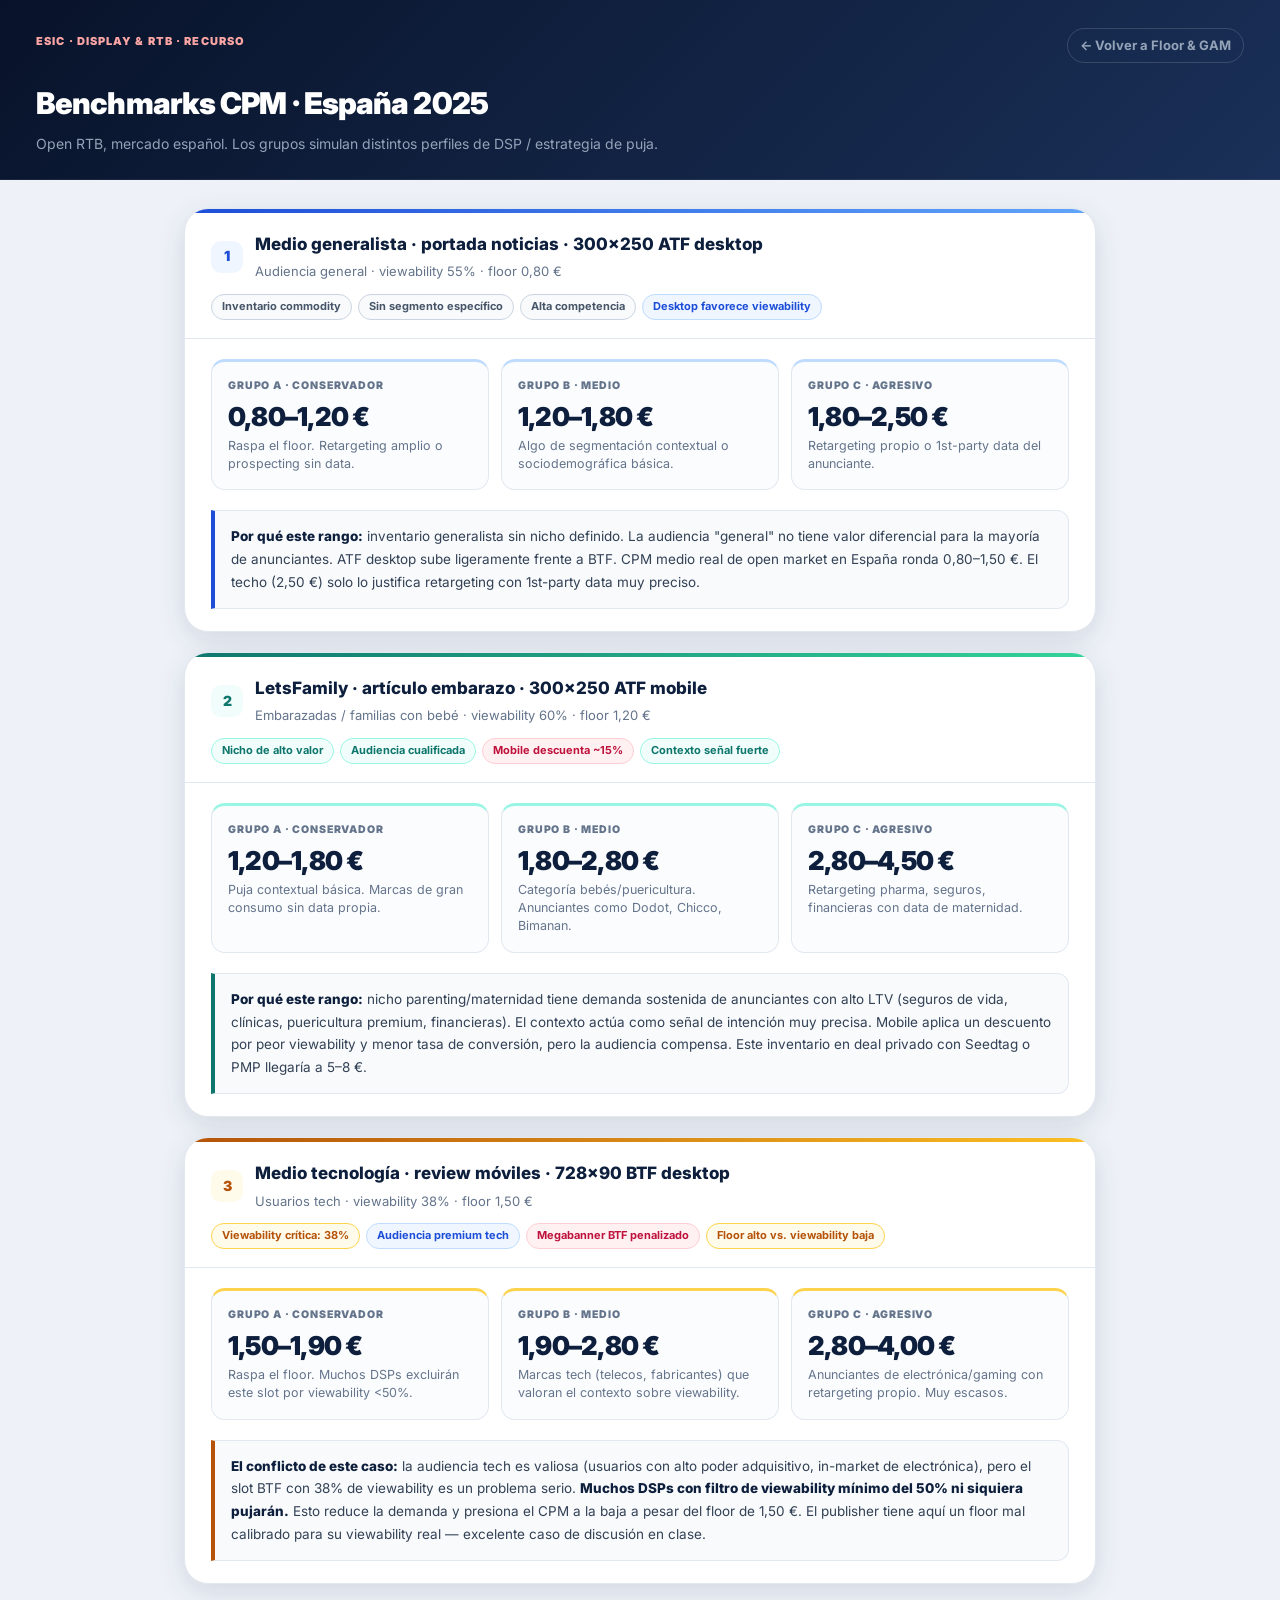
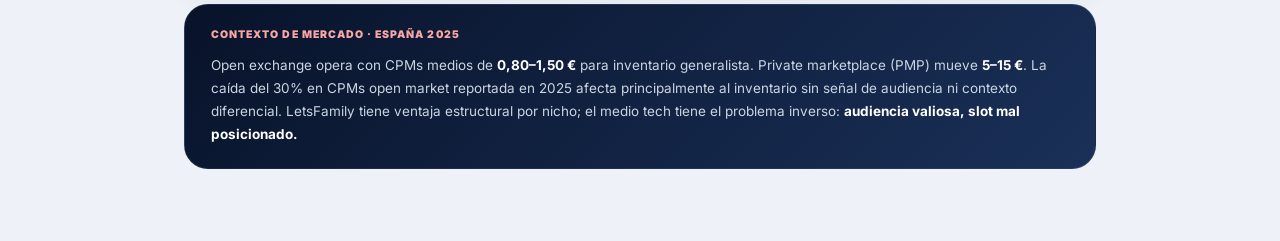
<file: recursos/cpm-benchmarks-simulacion-rtb.html>
<!doctype html>
<html lang="es">
<head>
  <meta charset="utf-8">
  <meta name="viewport" content="width=device-width, initial-scale=1">
  <title>Benchmarks CPM · España 2025 · ESIC Display & RTB</title>
  <link rel="preconnect" href="https://fonts.googleapis.com">
  <link rel="preconnect" href="https://fonts.gstatic.com" crossorigin>
  <link href="https://fonts.googleapis.com/css2?family=Inter:wght@400;500;600;700;800;900&display=swap" rel="stylesheet">
  <style>
    :root {
      --navy:#0D1F3C; --navy-dark:#08132A; --navy-mid:#1A3058;
      --esic-red:#C8102E; --silver:#F2F4F7; --white:#ffffff;
      --muted:#64748b; --line:#e2e8f0; --ink:#0f172a;
      --shadow:0 8px 28px rgba(13,31,60,.12);
      --shadow-sm:0 2px 8px rgba(13,31,60,.08);
      --r:18px; --r-lg:24px;
      --font:'Inter',ui-sans-serif,system-ui,-apple-system,Arial,sans-serif;
    }
    *,*::before,*::after{box-sizing:border-box}
    html{scroll-behavior:smooth}
    body{margin:0;font-family:var(--font);font-size:15px;line-height:1.6;color:var(--ink);background:#eef2f8;min-height:100vh;}

    /* ── Page shell ── */
    .page-header{
      background:linear-gradient(135deg,var(--navy-dark),var(--navy-mid));
      color:white;padding:28px 36px 24px;
      border-bottom:1px solid rgba(255,255,255,.08);
    }
    .page-header-top{display:flex;align-items:center;justify-content:space-between;gap:16px;margin-bottom:16px;}
    .back-link{
      display:inline-flex;align-items:center;gap:6px;
      color:#94a3b8;font-size:13px;font-weight:700;text-decoration:none;
      border:1px solid rgba(255,255,255,.15);border-radius:999px;padding:6px 12px;
      transition:color .15s,border-color .15s;
    }
    .back-link:hover{color:white;border-color:rgba(255,255,255,.3);}
    .brand-line{font-size:11px;font-weight:900;letter-spacing:.1em;text-transform:uppercase;color:#fca5a5;margin-bottom:8px;}
    .page-title{font-size:30px;font-weight:900;letter-spacing:-.03em;margin:0 0 6px;color:white;}
    .page-sub{font-size:14px;color:#94a3b8;margin:0;}

    .page-body{max-width:960px;margin:0 auto;padding:28px 24px 72px;}

    /* ── Caso card ── */
    .caso{
      background:white;border:1px solid var(--line);border-radius:var(--r-lg);
      box-shadow:var(--shadow);overflow:hidden;margin-bottom:20px;
    }
    .caso-head{
      padding:22px 26px 18px;border-bottom:1px solid var(--line);
      position:relative;
    }
    .caso-head::before{
      content:'';position:absolute;top:0;left:0;right:0;height:4px;
    }
    .caso-1 .caso-head::before{background:linear-gradient(90deg,#1d4ed8,#60a5fa);}
    .caso-2 .caso-head::before{background:linear-gradient(90deg,#0f766e,#34d399);}
    .caso-3 .caso-head::before{background:linear-gradient(90deg,#b45309,#fbbf24);}

    .caso-num-row{display:flex;align-items:center;gap:12px;margin-bottom:10px;}
    .caso-num{
      width:32px;height:32px;border-radius:10px;
      display:grid;place-items:center;font-size:14px;font-weight:900;flex-shrink:0;
    }
    .caso-1 .caso-num{background:#eff6ff;color:#1d4ed8;}
    .caso-2 .caso-num{background:#f0fdfa;color:#0f766e;}
    .caso-3 .caso-num{background:#fffbeb;color:#b45309;}

    .caso-title{font-size:17px;font-weight:800;color:var(--navy);margin:0 0 3px;}
    .caso-subtitle{font-size:13px;color:var(--muted);}

    .chips{display:flex;flex-wrap:wrap;gap:6px;margin-top:12px;}
    .chip{font-size:11px;font-weight:700;padding:3px 10px;border-radius:999px;border:1px solid;}
    .chip-blue{background:#eff6ff;color:#1d4ed8;border-color:#bfdbfe;}
    .chip-green{background:#f0fdfa;color:#0f766e;border-color:#99f6e4;}
    .chip-amber{background:#fffbeb;color:#b45309;border-color:#fcd34d;}
    .chip-gray{background:#f8fafc;color:#475569;border-color:#cbd5e1;}
    .chip-red{background:#fff1f2;color:#be123c;border-color:#fecdd3;}

    /* ── Grupos grid ── */
    .grupos{display:grid;grid-template-columns:repeat(3,1fr);gap:12px;padding:20px 26px;}
    .grupo{border:1px solid var(--line);border-radius:14px;padding:16px;background:#fbfcfe;}
    .grupo-label{font-size:10.5px;font-weight:900;letter-spacing:.08em;text-transform:uppercase;color:var(--muted);margin-bottom:8px;}
    .grupo-cpm{font-size:26px;font-weight:900;letter-spacing:-.03em;color:var(--navy);line-height:1.1;margin-bottom:6px;}
    .grupo-rol{font-size:12.5px;color:var(--muted);line-height:1.45;}

    .caso-1 .grupo{border-top:3px solid #bfdbfe;}
    .caso-2 .grupo{border-top:3px solid #99f6e4;}
    .caso-3 .grupo{border-top:3px solid #fcd34d;}

    /* ── Razón ── */
    .razon{
      margin:0 26px 22px;padding:14px 16px;
      background:#f8fafc;border:1px solid var(--line);
      border-left-width:4px;border-radius:0 12px 12px 0;
      font-size:13.5px;line-height:1.7;color:#334155;
    }
    .caso-1 .razon{border-left-color:#1d4ed8;}
    .caso-2 .razon{border-left-color:#0f766e;}
    .caso-3 .razon{border-left-color:#b45309;}
    .razon strong{color:var(--navy);font-weight:800;}

    /* ── Nota global ── */
    .nota-global{
      background:linear-gradient(135deg,var(--navy-dark),var(--navy-mid));
      color:white;border-radius:var(--r-lg);padding:22px 26px;margin-top:8px;
      border:1px solid rgba(255,255,255,.08);
    }
    .nota-global .eyebrow{font-size:10.5px;font-weight:900;letter-spacing:.1em;text-transform:uppercase;color:#fca5a5;margin-bottom:10px;}
    .nota-global p{font-size:13.5px;color:#cbd5e1;line-height:1.7;margin:0;}
    .nota-global strong{color:white;}

    @media(max-width:700px){
      .page-header{padding:20px 18px 18px;}
      .page-body{padding:18px 14px 48px;}
      .grupos{grid-template-columns:1fr;padding:16px 18px;}
      .caso-head{padding:18px 18px 14px;}
      .razon{margin:0 18px 18px;}
      .page-title{font-size:24px;}
    }
  </style>
</head>
<body>

  <header class="page-header">
    <div class="page-header-top">
      <div class="brand-line">ESIC · Display & RTB · Recurso</div>
      <a class="back-link" href="../alumno/index.html#s09">← Volver a Floor & GAM</a>
    </div>
    <h1 class="page-title">Benchmarks CPM · España 2025</h1>
    <p class="page-sub">Open RTB, mercado español. Los grupos simulan distintos perfiles de DSP / estrategia de puja.</p>
  </header>

  <div class="page-body">

    <!-- Caso 1 -->
    <div class="caso caso-1">
      <div class="caso-head">
        <div class="caso-num-row">
          <div class="caso-num">1</div>
          <div>
            <div class="caso-title">Medio generalista · portada noticias · 300×250 ATF desktop</div>
            <div class="caso-subtitle">Audiencia general · viewability 55% · floor 0,80 €</div>
          </div>
        </div>
        <div class="chips">
          <span class="chip chip-gray">Inventario commodity</span>
          <span class="chip chip-gray">Sin segmento específico</span>
          <span class="chip chip-gray">Alta competencia</span>
          <span class="chip chip-blue">Desktop favorece viewability</span>
        </div>
      </div>
      <div class="grupos">
        <div class="grupo">
          <div class="grupo-label">Grupo A · conservador</div>
          <div class="grupo-cpm">0,80–1,20 €</div>
          <div class="grupo-rol">Raspa el floor. Retargeting amplio o prospecting sin data.</div>
        </div>
        <div class="grupo">
          <div class="grupo-label">Grupo B · medio</div>
          <div class="grupo-cpm">1,20–1,80 €</div>
          <div class="grupo-rol">Algo de segmentación contextual o sociodemográfica básica.</div>
        </div>
        <div class="grupo">
          <div class="grupo-label">Grupo C · agresivo</div>
          <div class="grupo-cpm">1,80–2,50 €</div>
          <div class="grupo-rol">Retargeting propio o 1st-party data del anunciante.</div>
        </div>
      </div>
      <div class="razon">
        <strong>Por qué este rango:</strong> inventario generalista sin nicho definido. La audiencia "general" no tiene valor diferencial para la mayoría de anunciantes. ATF desktop sube ligeramente frente a BTF. CPM medio real de open market en España ronda 0,80–1,50 €. El techo (2,50 €) solo lo justifica retargeting con 1st-party data muy preciso.
      </div>
    </div>

    <!-- Caso 2 -->
    <div class="caso caso-2">
      <div class="caso-head">
        <div class="caso-num-row">
          <div class="caso-num">2</div>
          <div>
            <div class="caso-title">LetsFamily · artículo embarazo · 300×250 ATF mobile</div>
            <div class="caso-subtitle">Embarazadas / familias con bebé · viewability 60% · floor 1,20 €</div>
          </div>
        </div>
        <div class="chips">
          <span class="chip chip-green">Nicho de alto valor</span>
          <span class="chip chip-green">Audiencia cualificada</span>
          <span class="chip chip-red">Mobile descuenta ~15%</span>
          <span class="chip chip-green">Contexto señal fuerte</span>
        </div>
      </div>
      <div class="grupos">
        <div class="grupo">
          <div class="grupo-label">Grupo A · conservador</div>
          <div class="grupo-cpm">1,20–1,80 €</div>
          <div class="grupo-rol">Puja contextual básica. Marcas de gran consumo sin data propia.</div>
        </div>
        <div class="grupo">
          <div class="grupo-label">Grupo B · medio</div>
          <div class="grupo-cpm">1,80–2,80 €</div>
          <div class="grupo-rol">Categoría bebés/puericultura. Anunciantes como Dodot, Chicco, Bimanan.</div>
        </div>
        <div class="grupo">
          <div class="grupo-label">Grupo C · agresivo</div>
          <div class="grupo-cpm">2,80–4,50 €</div>
          <div class="grupo-rol">Retargeting pharma, seguros, financieras con data de maternidad.</div>
        </div>
      </div>
      <div class="razon">
        <strong>Por qué este rango:</strong> nicho parenting/maternidad tiene demanda sostenida de anunciantes con alto LTV (seguros de vida, clínicas, puericultura premium, financieras). El contexto actúa como señal de intención muy precisa. Mobile aplica un descuento por peor viewability y menor tasa de conversión, pero la audiencia compensa. Este inventario en deal privado con Seedtag o PMP llegaría a 5–8 €.
      </div>
    </div>

    <!-- Caso 3 -->
    <div class="caso caso-3">
      <div class="caso-head">
        <div class="caso-num-row">
          <div class="caso-num">3</div>
          <div>
            <div class="caso-title">Medio tecnología · review móviles · 728×90 BTF desktop</div>
            <div class="caso-subtitle">Usuarios tech · viewability 38% · floor 1,50 €</div>
          </div>
        </div>
        <div class="chips">
          <span class="chip chip-amber">Viewability crítica: 38%</span>
          <span class="chip chip-blue">Audiencia premium tech</span>
          <span class="chip chip-red">Megabanner BTF penalizado</span>
          <span class="chip chip-amber">Floor alto vs. viewability baja</span>
        </div>
      </div>
      <div class="grupos">
        <div class="grupo">
          <div class="grupo-label">Grupo A · conservador</div>
          <div class="grupo-cpm">1,50–1,90 €</div>
          <div class="grupo-rol">Raspa el floor. Muchos DSPs excluirán este slot por viewability &lt;50%.</div>
        </div>
        <div class="grupo">
          <div class="grupo-label">Grupo B · medio</div>
          <div class="grupo-cpm">1,90–2,80 €</div>
          <div class="grupo-rol">Marcas tech (telecos, fabricantes) que valoran el contexto sobre viewability.</div>
        </div>
        <div class="grupo">
          <div class="grupo-label">Grupo C · agresivo</div>
          <div class="grupo-cpm">2,80–4,00 €</div>
          <div class="grupo-rol">Anunciantes de electrónica/gaming con retargeting propio. Muy escasos.</div>
        </div>
      </div>
      <div class="razon">
        <strong>El conflicto de este caso:</strong> la audiencia tech es valiosa (usuarios con alto poder adquisitivo, in-market de electrónica), pero el slot BTF con 38% de viewability es un problema serio. <strong>Muchos DSPs con filtro de viewability mínimo del 50% ni siquiera pujarán.</strong> Esto reduce la demanda y presiona el CPM a la baja a pesar del floor de 1,50 €. El publisher tiene aquí un floor mal calibrado para su viewability real — excelente caso de discusión en clase.
      </div>
    </div>

    <!-- Nota global -->
    <div class="nota-global">
      <div class="eyebrow">Contexto de mercado · España 2025</div>
      <p>Open exchange opera con CPMs medios de <strong>0,80–1,50 €</strong> para inventario generalista. Private marketplace (PMP) mueve <strong>5–15 €</strong>. La caída del 30% en CPMs open market reportada en 2025 afecta principalmente al inventario sin señal de audiencia ni contexto diferencial. LetsFamily tiene ventaja estructural por nicho; el medio tech tiene el problema inverso: <strong>audiencia valiosa, slot mal posicionado.</strong></p>
    </div>

  </div>
</body>
</html>
</file>
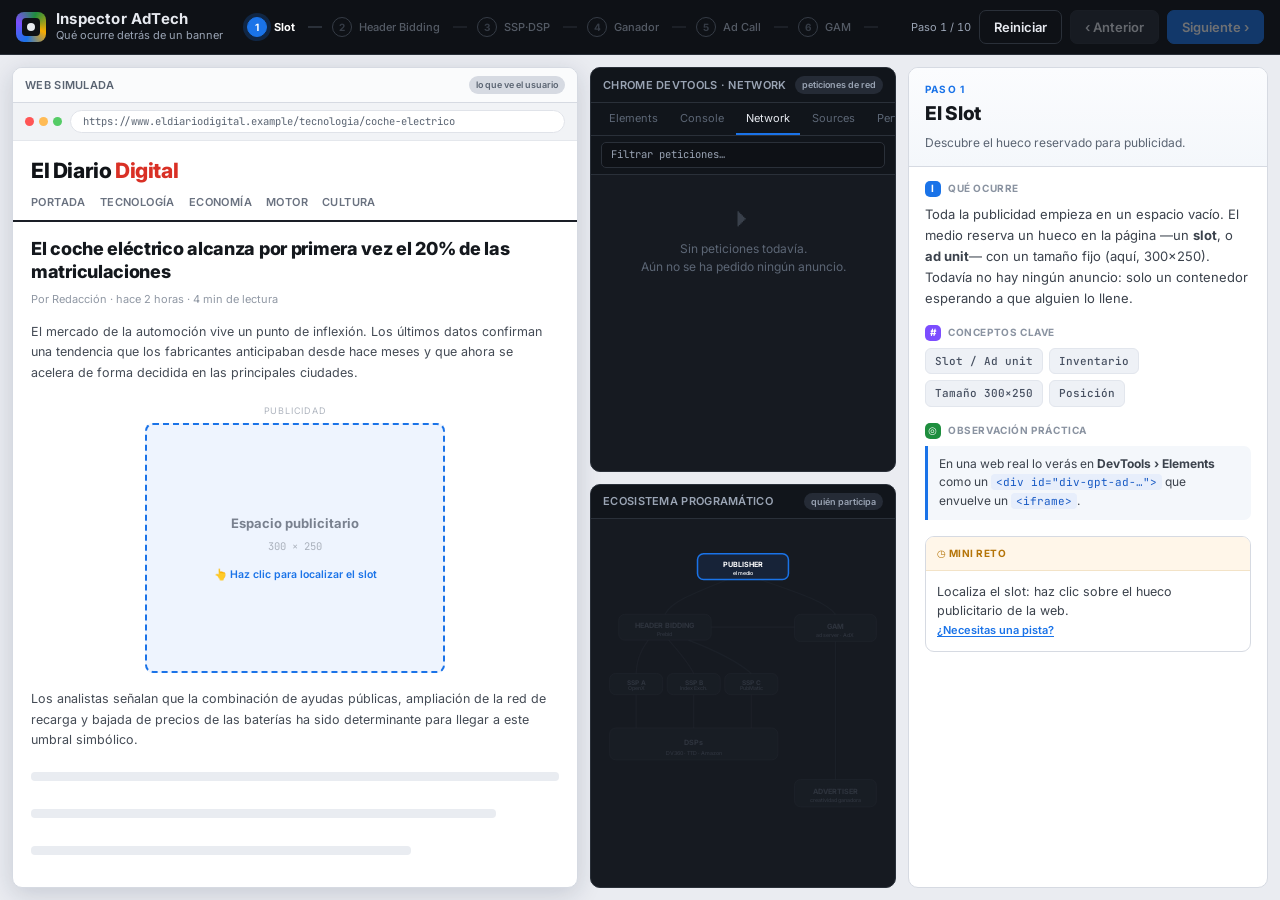
<file: recursos/inspector-adtech.html>
<!DOCTYPE html>
<html lang="es">
<head>
<meta charset="UTF-8" />
<meta name="viewport" content="width=device-width, initial-scale=1.0" />
<title>Inspector AdTech · Descubre qué ocurre detrás de un banner</title>
<link rel="preconnect" href="https://fonts.googleapis.com" />
<link rel="preconnect" href="https://fonts.gstatic.com" crossorigin />
<link href="https://fonts.googleapis.com/css2?family=Inter:wght@400;500;600;700&family=JetBrains+Mono:wght@400;500;700&display=swap" rel="stylesheet" />
<style>
  :root{
    --ink:#0E1116; --panel:#161A21; --panel-2:#1E232C; --raised:#252B36;
    --line:#2A3039; --text:#E7EAF0; --dim:#9AA4B4; --faint:#5C6675;
    --paper:#FFFFFF; --app:#EAECF1; --app-line:#D6DAE2; --ink-text:#1A1E26; --ink-dim:#5A6472;
    --signal:#1A73E8; --signal-soft:#4C8DF0; --bid:#1E8E3E; --bid-soft:#34A853;
    --live:#F9AB00; --alert:#D93025; --grape:#7C4DFF;
    --ui:"Inter",system-ui,-apple-system,"Segoe UI",Roboto,sans-serif;
    --mono:"JetBrains Mono",ui-monospace,"SF Mono",Consolas,monospace;
    --r:10px; --r-sm:7px;
  }
  *{box-sizing:border-box;margin:0;padding:0}
  html,body{height:100%}
  button{font-family:inherit;cursor:pointer;border:none;background:none}
  body{font-family:var(--ui);background:var(--app);color:var(--ink-text);-webkit-font-smoothing:antialiased;line-height:1.5;display:flex;flex-direction:column;height:100vh;overflow:hidden}
  :focus-visible{outline:2px solid var(--signal);outline-offset:2px;border-radius:4px}

  .top{flex:0 0 auto;background:var(--ink);color:var(--text);border-bottom:1px solid var(--line);padding:10px 16px;display:flex;align-items:center;gap:18px}
  .brand{display:flex;align-items:center;gap:10px;flex:0 0 auto}
  .logo{width:30px;height:30px;border-radius:8px;flex:0 0 auto;background:conic-gradient(from 200deg,var(--signal),var(--grape),var(--bid),var(--live),var(--signal));position:relative}
  .logo::after{content:"";position:absolute;inset:6px;border-radius:4px;background:var(--ink)}
  .logo::before{content:"";position:absolute;inset:11px;border-radius:50%;background:var(--text);z-index:1}
  .brand h1{font-size:15px;font-weight:700;letter-spacing:.2px;line-height:1.1}
  .brand p{font-size:11px;color:var(--dim);font-weight:400}
  .progress{flex:1 1 auto;display:flex;align-items:center;overflow-x:auto;padding:2px 4px;scrollbar-width:thin}
  .chip{--c:var(--faint);flex:0 0 auto;display:flex;align-items:center;gap:7px;font-size:11px;color:var(--dim);position:relative;padding:3px 2px}
  .chip .dot{width:20px;height:20px;border-radius:50%;flex:0 0 auto;display:grid;place-items:center;font-size:10px;font-weight:700;border:1.5px solid var(--c);color:var(--c);background:transparent;transition:.25s}
  .chip .lbl{white-space:nowrap;font-weight:500;transition:.25s}
  .chip .bar{width:14px;height:1.5px;background:var(--line);margin:0 6px;flex:0 0 auto}
  .chip[data-state="done"]{--c:var(--bid)}
  .chip[data-state="done"] .dot{background:var(--bid);border-color:var(--bid);color:#fff}
  .chip[data-state="done"] .lbl{color:var(--text)}
  .chip[data-state="current"]{--c:var(--signal)}
  .chip[data-state="current"] .dot{border-color:var(--signal);color:#fff;background:var(--signal);box-shadow:0 0 0 4px rgba(26,115,232,.22)}
  .chip[data-state="current"] .lbl{color:#fff;font-weight:700}
  .chip[data-state="locked"]{opacity:.5}
  .chip[data-clickable="1"]{cursor:pointer}
  .chip[data-clickable="1"]:hover .lbl{color:#fff}
  .nav{flex:0 0 auto;display:flex;align-items:center;gap:8px}
  .step-count{font-size:11px;color:var(--dim);font-variant-numeric:tabular-nums;min-width:74px;text-align:right}
  .btn{font-size:13px;font-weight:600;padding:8px 14px;border-radius:var(--r-sm);background:var(--raised);color:var(--text);border:1px solid var(--line);transition:.15s}
  .btn:hover:not(:disabled){background:#2E3645}
  .btn:disabled{opacity:.4;cursor:not-allowed}
  .btn.primary{background:var(--signal);border-color:var(--signal);color:#fff}
  .btn.primary:hover:not(:disabled){background:#1765d8}
  .btn.ghost{background:transparent}

  .wrap{flex:1 1 auto;display:grid;grid-template-columns:1fr 360px;gap:12px;padding:12px;min-height:0}
  .stage{display:grid;gap:12px;min-height:0;grid-template-columns:1.85fr 1fr;grid-template-rows:1fr 1fr}
  .stage[data-focus="web"]{grid-template-areas:"web net" "web eco"}
  .stage[data-focus="network"]{grid-template-areas:"net web" "net eco"}
  .stage[data-focus="ecosystem"]{grid-template-areas:"eco web" "eco net"}
  #panel-web{grid-area:web} #panel-net{grid-area:net} #panel-eco{grid-area:eco}
  .panel{border-radius:var(--r);overflow:hidden;min-height:0;display:flex;flex-direction:column;border:1px solid var(--app-line);background:var(--paper);position:relative;transition:box-shadow .3s}
  .panel.dark{background:var(--panel);border-color:var(--line);color:var(--text)}
  .panel.is-hero{box-shadow:0 6px 24px rgba(20,30,60,.16)}
  .phead{flex:0 0 auto;display:flex;align-items:center;gap:8px;padding:8px 12px;font-size:11px;font-weight:600;letter-spacing:.3px;text-transform:uppercase;border-bottom:1px solid var(--app-line);color:var(--ink-dim);background:#fafbfc}
  .panel.dark .phead{border-color:var(--line);color:var(--dim);background:#11151b}
  .phead .tag{margin-left:auto;font-size:9px;text-transform:none;letter-spacing:0;padding:2px 7px;border-radius:20px;background:var(--app-line);color:var(--ink-dim);font-weight:600}
  .panel.dark .phead .tag{background:var(--raised);color:var(--dim)}
  .pbody{flex:1 1 auto;overflow:auto;min-height:0;position:relative}

  .site{font-size:13px;color:#2b2f36}
  .site-bar{display:flex;align-items:center;gap:8px;padding:7px 12px;background:#f1f3f6;border-bottom:1px solid #e4e7ec}
  .site-bar .u{flex:1;background:#fff;border:1px solid #e0e3e9;border-radius:20px;padding:3px 12px;font-family:var(--mono);font-size:10.5px;color:#5a6472;overflow:hidden;white-space:nowrap;text-overflow:ellipsis}
  .site-bar .dotrow{display:flex;gap:5px}
  .site-bar .dotrow i{width:9px;height:9px;border-radius:50%;display:block}
  .masthead{padding:14px 18px 10px;border-bottom:2px solid #1A1E26}
  .masthead .name{font-size:21px;font-weight:800;letter-spacing:-.4px;color:#101317}
  .masthead .name span{color:var(--alert)}
  .masthead .nav2{display:flex;gap:14px;margin-top:7px;font-size:11px;font-weight:600;color:#6a7280;text-transform:uppercase;letter-spacing:.4px;flex-wrap:wrap}
  .article{padding:16px 18px;display:grid;gap:14px}
  .article h2{font-size:18px;line-height:1.25;color:#14181d;font-weight:800;letter-spacing:-.3px}
  .article .meta{font-size:11px;color:#9098a4;margin-top:-6px}
  .article p{font-size:12.5px;color:#444b55;line-height:1.65}
  .skel{height:9px;border-radius:4px;background:#e9ecf1;margin:7px 0}
  .skel.s2{width:88%} .skel.s3{width:72%}
  .adwrap{display:flex;flex-direction:column;align-items:center;gap:6px;margin:6px 0 2px}
  .adlabel{font-size:9px;color:#aeb4be;text-transform:uppercase;letter-spacing:.8px}
  .slot{width:300px;max-width:100%;height:250px;border-radius:8px;position:relative;overflow:hidden;display:grid;place-items:center;text-align:center;border:2px dashed #c4cad4;background:#f7f8fa;color:#9aa1ad;font-size:12px;transition:.3s}
  .slot .ph{display:flex;flex-direction:column;gap:6px;align-items:center;padding:14px}
  .slot .ph b{font-size:13px;color:#79818f}
  .slot .sz{font-family:var(--mono);font-size:10.5px;color:#aab1bc}
  .slot .sz.hint{color:var(--signal);font-weight:600;margin-top:6px;font-family:var(--ui)}
  .slot.locate{cursor:pointer;border-color:var(--signal);background:#eef4fe;color:var(--signal);animation:slotPulse 1.6s ease-in-out infinite}
  .slot.locate:hover{background:#e3eefe}
  .slot.found{border-style:solid;border-color:var(--bid);background:#eefaf1;color:var(--bid)}
  .slot.found .ph b{color:var(--bid)}
  .slot.loading{border-style:solid;border-color:#e0e3e9;background:#fbfcfd}
  .slot.auction{border-color:var(--live);background:#fffaf0}
  .slot .shimmer{position:absolute;inset:0;background:linear-gradient(100deg,transparent 30%,rgba(26,115,232,.10) 50%,transparent 70%);background-size:200% 100%;animation:shimmer 1.3s linear infinite}
  .slot .ov{position:absolute;inset:auto 0 0 0;padding:8px;font-size:10.5px;font-weight:600;background:rgba(255,255,255,.92);border-top:1px solid #eef0f3;display:flex;align-items:center;gap:7px;justify-content:center;color:#5a6472}
  .slot .ov .pip{width:8px;height:8px;border-radius:50%;background:var(--live);animation:blink 1s infinite}
  .badge-found{position:absolute;top:8px;right:8px;background:var(--bid);color:#fff;font-size:9px;font-weight:700;padding:3px 8px;border-radius:20px;z-index:2}
  .slot.creative{border:none;background:#06205a;padding:0;cursor:default}
  .ad{position:absolute;inset:0;display:flex;flex-direction:column;justify-content:space-between;padding:18px 16px;background:radial-gradient(120% 120% at 80% 0%,#1763d8 0%,#0b3a8f 45%,#06205a 100%);color:#fff;text-align:left}
  .ad-top{display:flex;align-items:center;justify-content:space-between}
  .ad-brand{font-weight:800;font-size:18px;letter-spacing:.3px}
  .ad-spark{font-size:20px;color:#FFD23F;filter:drop-shadow(0 0 6px rgba(249,171,0,.9))}
  .ad-h{font-size:21px;font-weight:800;line-height:1.15;letter-spacing:-.4px}
  .ad-sub{font-size:11.5px;opacity:.85;margin-top:8px}
  .ad-cta{align-self:flex-start;background:#FFD23F;color:#0b2350;font-weight:700;font-size:13px;padding:9px 16px;border-radius:7px;pointer-events:none}
  .ad-flag{position:absolute;top:6px;right:8px;font-size:8px;opacity:.55;background:rgba(0,0,0,.3);padding:1px 5px;border-radius:3px}
  .slot.clickable-ad{cursor:pointer}
  .slot.clickable-ad:hover .ad{filter:brightness(1.08)}
  .cbadge{position:absolute;top:8px;left:8px;background:var(--signal);color:#fff;font-size:9px;font-weight:700;padding:3px 9px;border-radius:20px;z-index:3;box-shadow:0 2px 8px rgba(0,0,0,.25)}
  .cbadge.view{background:var(--bid)}
  .scrollsim{position:absolute;left:50%;bottom:12px;transform:translateX(-50%);z-index:4;background:#0b1020;color:#fff;font-weight:600;font-size:11px;padding:9px 15px;border-radius:20px;box-shadow:0 6px 16px rgba(0,0,0,.4);animation:bob 1.4s ease-in-out infinite;border:1px solid rgba(255,255,255,.15)}
  .clickov{position:absolute;inset:0;background:rgba(6,16,40,.82);color:#fff;display:grid;place-items:center;font-weight:600;font-size:13px;z-index:5;gap:6px;text-align:center;padding:16px;animation:rowIn .25s}
  .clickov small{font-family:var(--mono);font-size:10px;opacity:.8;font-weight:400}
  @keyframes slotPulse{0%,100%{box-shadow:0 0 0 0 rgba(26,115,232,0)}50%{box-shadow:0 0 0 6px rgba(26,115,232,.14)}}
  @keyframes shimmer{to{background-position:-200% 0}}
  @keyframes blink{50%{opacity:.3}}
  @keyframes bob{50%{transform:translateX(-50%) translateY(-3px)}}

  .dt-tabs{display:flex;gap:2px;padding:0 8px;background:#11151b;border-bottom:1px solid var(--line);font-size:11px}
  .dt-tabs .t{padding:7px 10px;color:var(--faint);border-bottom:2px solid transparent}
  .dt-tabs .t.on{color:var(--text);border-bottom-color:var(--signal)}
  .dt-filter{display:flex;align-items:center;gap:8px;padding:6px 10px;border-bottom:1px solid var(--line);background:#11151b}
  .dt-filter .f{background:var(--ink);border:1px solid var(--line);border-radius:5px;padding:4px 9px;font-family:var(--mono);font-size:10.5px;color:var(--dim);flex:1}
  .net-table{width:100%;border-collapse:collapse;font-family:var(--mono);font-size:11px}
  .net-table th{position:sticky;top:0;background:#11151b;color:var(--faint);font-weight:500;text-align:left;padding:6px 10px;border-bottom:1px solid var(--line);font-size:10px;text-transform:uppercase;letter-spacing:.4px}
  .net-table td{padding:6px 10px;border-bottom:1px solid #1b212a;color:var(--dim);white-space:nowrap;overflow:hidden;text-overflow:ellipsis;max-width:0}
  .net-table td.name{color:var(--text)}
  .net-row{transition:background .15s;animation:rowIn .45s ease both}
  .net-row.clickable{cursor:pointer}
  .net-row.clickable:hover{background:#1d2530}
  .net-row.sel{background:rgba(26,115,232,.16)}
  .st{font-weight:700}
  .st.ok{color:var(--bid-soft)} .st.pend{color:var(--live)} .st.redir{color:var(--signal-soft)}
  .net-empty{padding:26px 16px;text-align:center;color:var(--faint);font-size:12px;font-family:var(--ui)}
  .net-empty .ic{font-size:22px;opacity:.5;display:block;margin-bottom:6px}
  .net-note{padding:10px 12px;font-family:var(--ui);font-size:11px;color:var(--faint);border-top:1px dashed var(--line);line-height:1.5}
  .bidtag{font-family:var(--mono);font-size:10px;color:var(--live);background:rgba(249,171,0,.12);padding:1px 6px;border-radius:4px;margin-left:6px}
  @keyframes rowIn{from{opacity:0;transform:translateX(-10px)}to{opacity:1;transform:none}}
  .drawer{border-top:1px solid var(--line);background:#10141a;padding:10px 12px;font-family:var(--mono);font-size:11px;animation:rowIn .3s ease both}
  .drawer h4{font-family:var(--ui);font-size:10px;text-transform:uppercase;letter-spacing:.5px;color:var(--dim);margin-bottom:7px}
  .kv{display:grid;grid-template-columns:96px 1fr;gap:3px 10px}
  .kv .k{color:var(--signal-soft)} .kv .v{color:var(--text);word-break:break-all;white-space:normal}

  .eco{position:absolute;inset:0;padding:8px}
  .eco svg{width:100%;height:100%;display:block}
  .node .body{fill:var(--panel-2);stroke:var(--line);stroke-width:1.2;transition:.3s}
  .node text{font-family:var(--ui);font-weight:700;fill:var(--faint);transition:.3s}
  .node .sub{font-weight:500;font-size:7px;fill:var(--faint)}
  .node.active .body{fill:#172338;stroke:var(--signal);stroke-width:2}
  .node.active text{fill:#fff}
  .node.win .body{fill:#13261a;stroke:var(--bid);stroke-width:2.4}
  .node.win text{fill:#fff}
  .node.dim{opacity:.34}
  .node.clickable{cursor:pointer}
  .edge{stroke:var(--line);stroke-width:1.6;fill:none;transition:.3s}
  .edge.active{stroke:var(--signal);stroke-width:2.4;stroke-dasharray:5 5;animation:flow 1s linear infinite}
  .edge.hb.active{stroke:var(--live)}
  .edge.win.active{stroke:var(--bid)}
  .edge.dim{opacity:.3}
  @keyframes flow{to{stroke-dashoffset:-20}}

  .learn{grid-column:2;background:var(--paper);border:1px solid var(--app-line);border-radius:var(--r);display:flex;flex-direction:column;min-height:0;overflow:hidden}
  .learn-head{flex:0 0 auto;padding:14px 16px;border-bottom:1px solid var(--app-line);background:linear-gradient(180deg,#fbfcfe,#f4f7fb)}
  .eyebrow{font-size:10px;font-weight:700;letter-spacing:1.2px;text-transform:uppercase;color:var(--signal)}
  .learn-head h2{font-size:19px;font-weight:800;letter-spacing:-.3px;color:#14181d;margin-top:3px}
  .objective{font-size:12px;color:var(--ink-dim);margin-top:5px}
  .learn-body{flex:1 1 auto;overflow:auto;padding:14px 16px}
  .lb-sec{margin-bottom:16px}
  .lb-sec > .h{display:flex;align-items:center;gap:7px;font-size:10px;font-weight:700;text-transform:uppercase;letter-spacing:.6px;color:#8a93a1;margin-bottom:7px}
  .lb-sec > .h .ic{width:16px;height:16px;border-radius:5px;display:grid;place-items:center;font-size:10px;color:#fff}
  .explain{font-size:13px;color:#3b424c;line-height:1.62}
  .chips{display:flex;flex-wrap:wrap;gap:6px}
  .ce{font-family:var(--mono);font-size:11px;font-weight:500;padding:4px 9px;border-radius:6px;background:#eef1f6;color:#475061;border:1px solid #e2e6ed}
  .observe{font-size:12px;color:#3b424c;line-height:1.55;background:#f4f7fb;border-left:3px solid var(--signal);border-radius:0 7px 7px 0;padding:9px 11px}
  .observe code{font-family:var(--mono);font-size:11px;background:#e7eefb;color:#1659c4;padding:1px 5px;border-radius:4px}
  .quest{border:1.5px solid var(--app-line);border-radius:9px;overflow:hidden}
  .quest .qh{display:flex;align-items:center;gap:8px;padding:9px 11px;background:#fff6e9;border-bottom:1px solid #f3e3c7;font-size:10px;font-weight:700;text-transform:uppercase;letter-spacing:.5px;color:#b5750a}
  .quest .qb{padding:11px;font-size:12.5px;color:#3b424c;line-height:1.55}
  .quest .qhint{margin-top:8px;font-size:11px;color:#8a93a1;display:none}
  .quest .feedback{margin-top:9px;font-size:12px;font-weight:600;padding:8px 10px;border-radius:7px;display:none;align-items:center;gap:7px}
  .quest .feedback.show{display:flex}
  .quest .feedback.ok{background:#eafaef;color:#137a35} .quest .feedback.no{background:#fdecea;color:#c0271b}
  .quest.solved{border-color:var(--bid)}
  .quest.solved .qh{background:#eafaef;color:#137a35;border-color:#cdeed6}
  .opts{display:flex;flex-direction:column;gap:7px;margin-top:10px}
  .opt{text-align:left;font-family:var(--ui);font-size:12.5px;font-weight:500;padding:10px 12px;border-radius:8px;border:1.5px solid var(--app-line);background:#fff;color:#3b424c;transition:.15s}
  .opt:hover{border-color:var(--signal);background:#f4f8ff}
  .opt.bad{border-color:var(--alert);background:#fdecea;color:#c0271b;animation:shake .3s}
  @keyframes shake{25%{transform:translateX(-4px)}75%{transform:translateX(4px)}}
  .hint-link{background:none;color:var(--signal);font-size:11px;font-weight:600;padding:2px 0;text-decoration:underline;text-underline-offset:2px}
  .done-card{text-align:center;padding:6px 4px}
  .done-card .ring{width:54px;height:54px;border-radius:50%;margin:0 auto 10px;display:grid;place-items:center;background:var(--bid);color:#fff;font-size:28px}
  .done-card h3{font-size:17px;font-weight:800;color:#14181d}
  .done-card p{font-size:12px;color:var(--ink-dim);margin-top:8px;line-height:1.55}
  .done-card .path{font-family:var(--mono);font-size:10.5px;color:#1659c4;background:#eef4ff;border:1px solid #d8e6ff;border-radius:8px;padding:9px;margin-top:10px;line-height:1.7}

  @media (max-width:1080px){
    body{height:auto;overflow:auto}
    .wrap{grid-template-columns:1fr;height:auto}
    .stage{grid-template-columns:1fr;grid-template-rows:none;grid-template-areas:"web" "net" "eco" !important}
    .panel{min-height:300px}
    .learn{grid-column:1;min-height:380px}
    .top{flex-wrap:wrap}
    .progress{order:3;width:100%}
  }
  @media (prefers-reduced-motion:reduce){*{animation:none !important;transition:none !important}}
</style>
</head>
<body>

<header class="top">
  <div class="brand">
    <div class="logo" aria-hidden="true"></div>
    <div><h1>Inspector AdTech</h1><p>Qué ocurre detrás de un banner</p></div>
  </div>
  <nav class="progress" id="progress" aria-label="Progreso del recorrido"></nav>
  <div class="nav">
    <span class="step-count" id="stepCount"></span>
    <button class="btn ghost" id="resetBtn" title="Reiniciar recorrido">Reiniciar</button>
    <button class="btn" id="prevBtn">‹ Anterior</button>
    <button class="btn primary" id="nextBtn">Siguiente ›</button>
  </div>
</header>

<main class="wrap">
  <section class="stage" id="stage" data-focus="web">
    <div class="panel" id="panel-web">
      <div class="phead">Web simulada <span class="tag">lo que ve el usuario</span></div>
      <div class="pbody">
        <div class="site">
          <div class="site-bar">
            <span class="dotrow"><i style="background:#f55"></i><i style="background:#fb5"></i><i style="background:#5c6"></i></span>
            <span class="u">https://www.eldiariodigital.example/tecnologia/coche-electrico</span>
          </div>
          <div class="masthead">
            <div class="name">El Diario <span>Digital</span></div>
            <div class="nav2"><span>Portada</span><span>Tecnología</span><span>Economía</span><span>Motor</span><span>Cultura</span></div>
          </div>
          <div class="article">
            <h2>El coche eléctrico alcanza por primera vez el 20% de las matriculaciones</h2>
            <div class="meta">Por Redacción · hace 2 horas · 4 min de lectura</div>
            <p>El mercado de la automoción vive un punto de inflexión. Los últimos datos confirman una tendencia que los fabricantes anticipaban desde hace meses y que ahora se acelera de forma decidida en las principales ciudades.</p>
            <div class="adwrap">
              <span class="adlabel">Publicidad</span>
              <div class="slot" id="slot" tabindex="0" role="button" aria-label="Espacio publicitario 300 por 250"></div>
            </div>
            <p>Los analistas señalan que la combinación de ayudas públicas, ampliación de la red de recarga y bajada de precios de las baterías ha sido determinante para llegar a este umbral simbólico.</p>
            <div class="skel"></div><div class="skel s2"></div><div class="skel s3"></div>
          </div>
        </div>
      </div>
    </div>

    <div class="panel dark" id="panel-net">
      <div class="phead">Chrome DevTools · Network <span class="tag">peticiones de red</span></div>
      <div class="dt-tabs"><span class="t">Elements</span><span class="t">Console</span><span class="t on">Network</span><span class="t">Sources</span><span class="t">Performance</span></div>
      <div class="dt-filter"><span class="f">Filtrar peticiones…</span></div>
      <div class="pbody" id="netBody"></div>
    </div>

    <div class="panel dark" id="panel-eco">
      <div class="phead">Ecosistema programático <span class="tag">quién participa</span></div>
      <div class="pbody"><div class="eco" id="ecoWrap"></div></div>
    </div>
  </section>

  <aside class="learn">
    <div class="learn-head">
      <div class="eyebrow" id="lEyebrow">Paso 1</div>
      <h2 id="lTitle">El Slot</h2>
      <div class="objective" id="lObjective"></div>
    </div>
    <div class="learn-body" id="learnBody"></div>
  </aside>
</main>

<script>
/* ============================================================
   INSPECTOR ADTECH — secuencia corregida
   Header bidding ANTES del ad call · estructura de dos niveles SSP/DSP
   ============================================================ */

/* ---- Peticiones de red ---- */
const SSP_BIDS = [
  {id:"sspA", name:"auction", status:"200", type:"xhr", domain:"rtb.openx.net",        size:"1.4 kB", time:"58 ms", bid:"OpenX · 1,20 €"},
  {id:"sspB", name:"auction", status:"200", type:"xhr", domain:"htlb.casalemedia.com", size:"1.6 kB", time:"61 ms", bid:"Index Exchange · 1,45 €"},
  {id:"sspC", name:"auction", status:"200", type:"xhr", domain:"hbopenbid.pubmatic.com",size:"1.3 kB", time:"54 ms", bid:"PubMatic · 0,95 €"}
];
const REQ_GAMPAD = {id:"gampad", name:"ads?gdfp_req=1&hb_pb=1.45&iu=/12345/diario/mpu_top", status:"200", type:"fetch",
  domain:"securepubads.g.doubleclick.net", size:"2.3 kB", time:"108 ms", clickable:true,
  detail:{iu:"/12345/diario/mpu_top", sz:"300x250", hb_pb:"1.45  (ganador del header bidding)", hb_bidder:"ix  (Index Exchange)", url:"https://www.eldiariodigital.example/tecnologia/coche-electrico", correlator:"3982170455"}};
const REQ_CRE_HTML = {id:"creHtml", name:"ad.html", status:"200", type:"document", domain:"ad.doubleclick.net", size:"5.2 kB", time:"47 ms"};
const REQ_CRE_JPG  = {id:"creJpg", name:"creative.jpg", status:"200", type:"jpeg", domain:"googleads.g.doubleclick.net", size:"38.6 kB", time:"63 ms", clickable:true};
const REQ_CRE_JS   = {id:"creJs", name:"creative.js", status:"200", type:"script", domain:"googleads.g.doubleclick.net", size:"12.1 kB", time:"29 ms"};
const REQ_IMPRESSION = {id:"imp", name:"pixel?ev=impression", status:"200", type:"gif", domain:"pagead2.googlesyndication.com", size:"42 B", time:"18 ms", clickable:true,
  detail:{ev:"impression", adunit:"/12345/diario/mpu_top", cpm:"1,45 €", postor:"Index Exchange (SSP)"}};
const REQ_VIEW   = {id:"view", name:"pcs/view?ev=viewable", status:"200", type:"gif", domain:"googleads.g.doubleclick.net", size:"42 B", time:"15 ms"};
const REQ_CLICK  = {id:"click", name:"pcs/click?adurl=voltgo.example", status:"302", type:"redirect", domain:"ad.doubleclick.net", size:"0 B", time:"12 ms"};
const REQ_LANDING= {id:"landing", name:"/promo-recarga", status:"200", type:"document", domain:"voltgo.example", size:"118 kB", time:"210 ms"};

/* ---- Acumulados de Network (orden corregido: SSPs primero, luego GAM) ---- */
const NET_HB    = [...SSP_BIDS];
const NET_GAM   = [...SSP_BIDS, REQ_GAMPAD];
const NET_CRE   = [...NET_GAM, REQ_CRE_HTML, REQ_CRE_JPG, REQ_CRE_JS];
const NET_IMP   = [...NET_CRE, REQ_IMPRESSION];
const NET_VIEW  = [...NET_IMP, REQ_VIEW];
const NET_CLICK = [...NET_VIEW, REQ_CLICK, REQ_LANDING];

/* ---- Los 10 pasos (secuencia corregida) ---- */
const STEPS = [
  { id:"slot", label:"Slot", focus:"web", title:"El Slot", objective:"Descubre el hueco reservado para publicidad.",
    banner:"locate", net:[], eco:{active:["publisher"]},
    explain:"Toda la publicidad empieza en un espacio vacío. El medio reserva un hueco en la página —un <b>slot</b>, o <b>ad unit</b>— con un tamaño fijo (aquí, 300×250). Todavía no hay ningún anuncio: solo un contenedor esperando a que alguien lo llene.",
    concepts:["Slot / Ad unit","Inventario","Tamaño 300×250","Posición"],
    observe:'En una web real lo verás en <b>DevTools › Elements</b> como un <code>&lt;div id="div-gpt-ad-…"&gt;</code> que envuelve un <code>&lt;iframe&gt;</code>.',
    challenge:{prompt:"Localiza el slot: haz clic sobre el hueco publicitario de la web.", target:"slot",
      hint:"Está bajo la palabra «Publicidad», con el borde azul parpadeante.",
      ok:"¡Eso es! Has localizado el slot. Es el punto de partida de todo el recorrido."} },

  { id:"hb", label:"Header Bidding", focus:"ecosystem", title:"Header Bidding", objective:"El medio pregunta a varios compradores a la vez.",
    banner:"auction", bannerText:"Preguntando a varias SSPs (header bidding)…", net:NET_HB,
    eco:{active:["publisher","prebid","sspA","sspB","sspC"], edges:["e-pub-prebid","e-prebid-a","e-prebid-b","e-prebid-c"]},
    explain:"En el header bidding (con <b>Prebid</b>), el medio ofrece la impresión a varias <b>SSPs a la vez</b>, en paralelo, y <b>antes</b> de llamar a su ad server. Es el primer paso de la subasta, no el último.",
    concepts:["Header bidding","Prebid.js","Puja en paralelo","Antes del ad call"],
    observe:'En Network verás varias llamadas a SSPs casi simultáneas (OpenX, Index Exchange, PubMatic) y todavía <b>ninguna a GAM</b>.',
    challenge:{type:"choice", prompt:"Antes de llamar a su ad server, ¿qué hace el medio con la impresión?",
      options:[{label:"Pregunta a varias SSPs a la vez con Prebid", correct:true},{label:"Llama directamente a Google Ad Manager"},{label:"Se la queda sin venderla"}],
      no:"Recuerda el orden: el header bidding va antes que GAM.",
      ok:"Exacto. En el header bidding el medio pregunta a varias SSPs en paralelo, ANTES de llamar a su ad server."} },

  { id:"sspdsp", label:"SSP·DSP", focus:"ecosystem", title:"Las SSPs y sus DSPs", objective:"Cada SSP puja con sus DSPs y devuelve su mejor oferta.",
    banner:"auction", bannerText:"Las SSPs pujan con sus DSPs…", net:NET_HB,
    eco:{active:["prebid","sspA","sspB","sspC","dsps"], edges:["e-prebid-a","e-prebid-b","e-prebid-c","e-dsps-a","e-dsps-b","e-dsps-c"]},
    explain:"Cada SSP no puja sola: por dentro organiza su propia <b>subasta RTB entre sus DSPs</b> (DV360, The Trade Desk, Amazon…). Cuando termina, la SSP elige su mejor puja y se la devuelve al medio. El medio ve la SSP y su precio, no el detalle de los DSPs.",
    concepts:["SSP (nivel 1)","DSP (nivel 2)","RTB interno","Una oferta por SSP"],
    observe:'Las pujas de los DSPs ocurren <b>dentro</b> de cada SSP: no aparecen en el navegador. El medio solo recibe el resultado de cada SSP.',
    challenge:{type:"choice", prompt:"Cada SSP organiza su subasta RTB entre sus DSPs. ¿Qué le devuelve al medio?",
      options:[{label:"Su mejor puja, ya elegida entre sus DSPs", correct:true},{label:"El detalle de lo que pujó cada DSP"},{label:"Nada hasta que GAM decida"}],
      no:"La subasta interna de los DSPs ya está resuelta cuando llega al medio.",
      ok:"Correcto. La SSP resuelve su subasta interna y le pasa al medio solo su mejor puja. El medio no ve qué DSP pujó cuánto: esa cocina se queda dentro de la SSP."} },

  { id:"winner", label:"Ganador", focus:"ecosystem", title:"Ganador del Header Bidding", objective:"Se elige la mejor puja entre las SSPs.",
    banner:"auction", bannerText:"Eligiendo la mejor puja…", net:NET_HB,
    eco:{active:["prebid","sspA","sspC","dsps"], win:["sspB"], edges:["e-prebid-a","e-prebid-b","e-prebid-c","e-dsps-a","e-dsps-b","e-dsps-c"], winEdges:["e-prebid-b"]},
    explain:"El medio compara las mejores ofertas de cada SSP y se queda con la más alta. Esa es la <b>ganadora del header bidding</b>, la que llevará a su ad server.",
    concepts:["Mejor oferta","CPM","Ganador del HB","Index Exchange · 1,45 €"],
    observe:'El medio solo ve el nombre de la SSP y su precio (Index Exchange, 1,45 €), no qué anunciante hay detrás.',
    challenge:{prompt:"Las SSPs han devuelto su mejor puja. Haz clic en la <b>ganadora</b> (el CPM más alto) en el diagrama.", target:"sspB",
      hint:"OpenX 1,20 € · Index Exchange 1,45 € · PubMatic 0,95 €. ¿Cuál es mayor?",
      ok:"¡Correcto! Gana Index Exchange con 1,45 €. Esa oferta viajará a GAM dentro del ad call.",
      no:"Esa no es la más alta. Fíjate en los importes."} },

  { id:"adcall", label:"Ad Call", focus:"network", title:"Ad Call a GAM", objective:"El medio llama a GAM llevando la oferta ganadora.",
    banner:"auction", bannerText:"Llamando a GAM con la oferta ganadora…", net:NET_GAM,
    eco:{active:["prebid","gam"], win:["sspB"], edges:["e-prebid-gam"], winEdges:["e-prebid-b"]},
    explain:"Ahora sí, el GPT lanza el <b>ad call</b> a Google Ad Manager… pero el medio ha <b>retenido</b> esa llamada hasta tener el ganador del header bidding, y se lo adjunta como parámetros. Por eso el ad call va <b>después</b> del header bidding.",
    concepts:["Ad call","GPT","hb_pb · hb_bidder","gampad/ads"],
    observe:'En la petición a <code>securepubads.g.doubleclick.net</code> verás <code>hb_pb=1.45</code>: el precio del ganador del header bidding viajando dentro del ad call.',
    challenge:{prompt:"El medio llama a GAM. Haz clic en la petición <b>ads</b> (gampad) y fíjate en lo que lleva.", target:"gampad",
      hint:"Mira el parámetro hb_pb (header bidding price).",
      ok:"Clave: el ad call lleva hb_pb=1.45 y hb_bidder=ix. El medio retuvo la llamada a GAM hasta tener el ganador del header bidding y se lo adjuntó. Por eso el ad call va DESPUÉS del header bidding."} },

  { id:"gam", label:"GAM", focus:"ecosystem", title:"GAM decide", objective:"El ad server elige el anuncio: prioridad vs. precio.",
    banner:"auction", bannerText:"GAM decide el anuncio…", net:NET_GAM,
    eco:{active:["publisher","gam"], win:["sspB"]},
    explain:"GAM recibe la oferta del header bidding (1,45 €) y la hace competir con su propia subasta (<b>AdX / Open Bidding</b>) y con la <b>venta directa</b> del medio. No decide solo por precio: aplica una <b>pirámide de prioridad</b>.",
    concepts:["Ad server","Prioridad vs precio","AdX","Venta directa / House"],
    observe:'En GAM real esto son <b>líneas de pedido (line items)</b> con tipos y prioridades distintas.',
    challenge:{type:"choice", prompt:"En GAM, la oferta del header bidding (1,45 €) compite con la subasta de Google (AdX) y la venta directa. ¿Qué manda al decidir?",
      options:[{label:"La prioridad de la línea: la venta directa garantizada va primero", correct:true},{label:"Siempre el CPM más alto"},{label:"El orden de llegada de las ofertas"}],
      no:"En GAM la prioridad puede ganar al precio.",
      ok:"Eso es: en GAM la prioridad manda sobre el precio. Aquí no hay venta directa elegible, así que gana la mejor oferta programática (1,45 €) y se sirve su creatividad."} },

  { id:"creative", label:"Creatividad", focus:"network", title:"La Creatividad", objective:"El navegador descarga el anuncio ganador.",
    banner:"creative", net:NET_CRE, eco:{active:["gam","advertiser"], win:["sspB"], edges:["e-gam-adv"]},
    explain:"Con el ganador decidido, el navegador <b>descarga los assets</b> del anuncio: el HTML del anuncio, la imagen, su JavaScript y un iframe que lo aísla de la página. Por fin aparece algo en el hueco.",
    concepts:["Creatividad / Assets","ad.html · creative.jpg","creative.js","iframe"],
    observe:'Cada asset es una petición real en <b>Network</b>: aquí <code>creative.jpg</code> llega desde <code>googleads.g.doubleclick.net</code>.',
    challenge:{prompt:"Localiza la imagen del anuncio: haz clic en <b>creative.jpg</b> en el panel Network.", target:"creJpg",
      hint:"Es la fila de tipo «jpeg», de unos 38 kB.",
      ok:"Eso es. Esa imagen es la creatividad que el comprador ganador quiere mostrar. Ya está en el navegador."} },

  { id:"impression", label:"Impresión", focus:"network", title:"La Impresión", objective:"El banner se pinta y se cuenta como impresión.",
    banner:"served", net:NET_IMP, eco:{active:["advertiser","publisher"], win:["sspB"]},
    explain:"Al renderizarse el anuncio, se dispara un <b>píxel de impresión</b>: una llamada diminuta que registra que el anuncio se sirvió. «Impresión servida» significa que el anuncio se entregó y se pintó… pero todavía no sabemos si alguien llegó a verlo.",
    concepts:["Impresión servida","Píxel de impresión","Tracking","Servida ≠ vista"],
    observe:'El píxel suele pesar pocos bytes (un GIF transparente) y va a un dominio de medición como <code>pagead2.googlesyndication.com</code>.',
    challenge:{prompt:"Haz clic en el <b>píxel de impresión</b> del panel Network para inspeccionarlo.", target:"imp",
      hint:"Es la fila «pixel?ev=impression», de solo 42 B.",
      ok:"Servida y contada. Fíjate: «servida» aún no es lo mismo que «vista». Eso lo medimos en el paso siguiente."} },

  { id:"view", label:"Viewability", focus:"web", title:"Viewability", objective:"Comprueba si el anuncio estuvo realmente a la vista.",
    banner:"served", net:NET_IMP, netAfter:NET_VIEW, eco:{active:["publisher","advertiser"], win:["sspB"]},
    explain:"Servir no es ver. El estándar del <b>MRC</b> considera un display <b>viewable</b> si al menos el <b>50% de sus píxeles</b> están en pantalla durante <b>1 segundo continuo</b>. Cuando el usuario hace scroll y el banner entra en el viewport el tiempo suficiente, se dispara el <b>evento de viewability</b>.",
    concepts:["Viewability","MRC: 50% · 1 s","Viewport","Calidad de la impresión"],
    observe:'El evento de viewability es otra petición de medición (aquí <code>pcs/view</code>). Los anunciantes pagan y exigen viewability para no pagar por anuncios que nadie pudo ver.',
    challenge:{prompt:"El banner está cargado pero fuera de vista. <b>Simula el scroll</b> hasta el anuncio para que entre en el viewport.", target:"scroll",
      hint:"Usa el botón «Simular scroll» sobre el banner en la web simulada.",
      ok:"¡Ahora sí es viewable! El banner estuvo ≥50% a la vista ≥1 segundo y se ha disparado el evento. Esto es lo que de verdad cuenta como «visto»."} },

  { id:"click", label:"Click", focus:"web", title:"El Click", objective:"Sigue el recorrido completo hasta la landing.",
    banner:"viewable", net:NET_VIEW, netAfter:NET_CLICK,
    eco:{active:["publisher","prebid","sspA","sspC","dsps","gam","advertiser"], win:["sspB"], edges:["e-pub-prebid","e-prebid-a","e-prebid-b","e-prebid-c","e-dsps-a","e-dsps-b","e-dsps-c","e-prebid-gam","e-pub-gam","e-gam-adv"], winEdges:["e-prebid-b"]},
    explain:"Si el usuario pulsa el anuncio, el navegador llama primero a un <b>click tracker</b> que registra el clic y responde con una <b>redirección 302</b> hacia la <b>landing</b> del anunciante. Ahí termina el recorrido de la impresión: del hueco vacío a la página de destino.",
    concepts:["Click tracker","Redirect 302","Landing page","Atribución"],
    observe:'En Network el click tracker aparece con estado <code>302</code> (redirección), seguido de la carga de la landing en el dominio del anunciante.',
    challenge:{prompt:"Cierra el recorrido: <b>haz clic en el anuncio</b> de la web simulada.", target:"banner",
      hint:"Pulsa directamente sobre la creatividad de VoltGo.",
      ok:"¡Recorrido completo! Has seguido una impresión del slot al clic."} }
];

let state = { idx:0, done:{} };
const $ = s => document.querySelector(s);
const stage = $("#stage");

/* ---- SVG ecosistema (dos niveles: DSPs -> SSPs -> Prebid -> GAM) ---- */
function ecoSVG(){
  return `<svg viewBox="0 0 380 430" preserveAspectRatio="xMidYMid meet" role="img" aria-label="Diagrama del ecosistema programático">
    <path id="e-pub-prebid" class="edge hb" d="M170,52 C120,72 95,82 87,98"/>
    <path id="e-pub-gam"    class="edge"    d="M212,52 C270,72 300,82 312,98"/>
    <path id="e-prebid-a" class="edge hb" d="M65,132 C52,150 50,162 49,176"/>
    <path id="e-prebid-b" class="edge hb" d="M92,132 C108,150 118,162 125,176"/>
    <path id="e-prebid-c" class="edge hb" d="M118,132 C160,148 185,162 201,176"/>
    <path id="e-dsps-a" class="edge hb" d="M49,248 L49,204"/>
    <path id="e-dsps-b" class="edge hb" d="M125,248 L125,204"/>
    <path id="e-dsps-c" class="edge hb" d="M201,248 L201,204"/>
    <path id="e-prebid-gam" class="edge" d="M148,115 C200,115 230,115 258,115"/>
    <path id="e-gam-adv" class="edge" d="M312,134 L312,316"/>
    ${nodeSVG("publisher",130,18,120,34,"PUBLISHER","el medio")}
    ${nodeSVG("prebid",26,98,122,34,"HEADER BIDDING","Prebid")}
    ${nodeSVG("sspA",14,176,70,28,"SSP A","OpenX")}
    ${nodeSVG("sspB",90,176,70,28,"SSP B","Index Exch.")}
    ${nodeSVG("sspC",166,176,70,28,"SSP C","PubMatic")}
    ${nodeSVG("dsps",14,248,222,42,"DSPs","DV360 · TTD · Amazon")}
    ${nodeSVG("gam",258,98,108,36,"GAM","ad server · AdX")}
    ${nodeSVG("advertiser",258,316,108,36,"ADVERTISER","creatividad ganadora")}
  </svg>`;
}
function nodeSVG(id,x,y,w,h,label,sub){
  const cx=x+w/2; const ty = sub ? y+h/2+1 : y+h/2+3;
  return `<g class="node" id="n-${id}" data-node="${id}">
    <rect class="body" x="${x}" y="${y}" width="${w}" height="${h}" rx="8"/>
    <text x="${cx}" y="${ty}" text-anchor="middle" font-size="${w<76?8.5:9.5}">${label}</text>
    ${sub?`<text class="sub" x="${cx}" y="${y+h-6}" text-anchor="middle">${sub}</text>`:""}
  </g>`;
}

/* ---- Banner según paso ---- */
function bannerState(s){
  if(s.id==="view")  return state.done.view  ? "viewable" : "served";
  if(s.id==="click") return state.done.click ? "clicked"  : "viewable";
  return s.banner;
}
function bannerCreative(){
  return `<div class="ad">
    <div class="ad-top"><span class="ad-brand">VoltGo</span><span class="ad-spark">⚡</span></div>
    <div><div class="ad-h">Carga tu coche<br>eléctrico en 20 min</div><div class="ad-sub">Red de 4.000 puntos de recarga en España</div></div>
    <button class="ad-cta" tabindex="-1">Descúbrelo →</button>
    <span class="ad-flag">Ad</span>
  </div>`;
}

/* ============================================================ RENDER */
function render(){
  const s = STEPS[state.idx];
  stage.setAttribute("data-focus", s.focus || "web");
  renderProgress(); renderControls(); renderHeroThumbs();
  renderBanner(bannerState(s), s);
  renderNetwork(s.net||[]);
  renderEco(s.eco||{});
  renderLearn(s);
}
function renderProgress(){
  const wrap=$("#progress"); wrap.innerHTML="";
  STEPS.forEach((s,i)=>{
    let stt = state.done[s.id] ? "done" : (i===state.idx ? "current" : (isUnlocked(i) ? "ready" : "locked"));
    const unlocked=isUnlocked(i);
    const c=document.createElement("button");
    c.className="chip"; c.dataset.state=stt; c.dataset.clickable=unlocked?"1":"0";
    c.innerHTML=`<span class="dot">${state.done[s.id]?"✓":(i+1)}</span><span class="lbl">${s.label}</span>`;
    if(unlocked) c.onclick=()=>go(i);
    wrap.appendChild(c);
    if(i<STEPS.length-1){const b=document.createElement("span");b.className="bar";c.appendChild(b);}
  });
}
function renderControls(){
  $("#stepCount").textContent = `Paso ${state.idx+1} / ${STEPS.length}`;
  $("#prevBtn").disabled = state.idx===0;
  const s=STEPS[state.idx];
  $("#nextBtn").disabled = !(state.done[s.id] && (state.idx+1<STEPS.length) && isUnlocked(state.idx+1));
}
function renderHeroThumbs(){
  const f=(STEPS[state.idx].focus)||"web";
  const map={web:"#panel-web",network:"#panel-net",ecosystem:"#panel-eco"};
  ["#panel-web","#panel-net","#panel-eco"].forEach(p=>$(p).classList.toggle("is-hero", map[f]===p));
}
function renderBanner(stt, step){
  const slot=$("#slot");
  slot.className="slot"; slot.onclick=null; slot.style.cursor="";
  const done = step && state.done[step.id];
  let html="";
  if(stt==="locate"){
    if(done){ slot.classList.add("found");
      html=`<div class="badge-found">✓ Slot localizado</div><div class="ph"><b>Slot localizado</b><span class="sz">id: div-gpt-ad-mpu_top · 300×250</span></div>`;
    } else {
      slot.classList.add("locate");
      html=`<div class="ph"><b>Espacio publicitario</b><span class="sz">300 × 250</span><span class="sz hint">👆 Haz clic para localizar el slot</span></div>`;
      slot.onclick=()=>solveIf("slot");
    }
  } else if(stt==="loading" || stt==="auction"){
    slot.classList.add("loading"); if(stt==="auction") slot.classList.add("auction");
    const txt=(step&&step.bannerText)||"Cargando anuncio…";
    html=`<div class="ph"><b>${stt==="auction"?"Decidiendo el anuncio":"Cargando anuncio"}</b><span class="sz">300 × 250</span></div><div class="shimmer"></div><div class="ov"><span class="pip"></span><span>${txt}</span></div>`;
  } else {
    slot.classList.add("creative");
    html=bannerCreative();
    if(stt==="served")  html+=`<div class="cbadge">Impresión ✓</div>`;
    if(stt==="viewable")html+=`<div class="cbadge view">Viewable ✓</div>`;
    if(stt==="clicked") html+=`<div class="cbadge view">Click ✓</div>`;
    if(step && step.id==="view" && !done) html+=`<button class="scrollsim" id="scrollSim">▼ Simular scroll hasta el anuncio</button>`;
    if(step && step.id==="click" && !done){ slot.classList.add("clickable-ad"); slot.style.cursor="pointer"; slot.onclick=()=>solveIf("banner"); }
    if(stt==="clicked") html+=`<div class="clickov">Redirigiendo a la landing…<small>302 → voltgo.example/promo-recarga</small></div>`;
  }
  slot.innerHTML=html;
  const ss=$("#scrollSim"); if(ss) ss.onclick=()=>solveIf("scroll");
}
function statusClass(st){ return st[0]==="3" ? "redir" : (st==="pending" ? "pend" : "ok"); }
function renderNetwork(rows){
  const body=$("#netBody"); const s=STEPS[state.idx];
  if(!rows.length){ body.innerHTML=`<div class="net-empty"><span class="ic">⏵</span>Sin peticiones todavía.<br>Aún no se ha pedido ningún anuncio.</div>`; return; }
  let html=`<table class="net-table"><thead><tr><th>Name</th><th>Status</th><th>Type</th><th>Domain</th><th>Size</th><th>Time</th></tr></thead><tbody>`;
  rows.forEach(r=>{
    const cls=["net-row"]; if(r.clickable) cls.push("clickable");
    const bid=r.bid?`<span class="bidtag">${r.bid}</span>`:"";
    html+=`<tr class="${cls.join(' ')}" data-req="${r.id}"><td class="name">${r.name}${bid}</td><td><span class="st ${statusClass(r.status)}">${r.status}</span></td><td>${r.type}</td><td>${r.domain}</td><td>${r.size}</td><td>${r.time}</td></tr>`;
  });
  html+=`</tbody></table>`;
  if(s.id==="sspdsp") html+=`<div class="net-note">Las pujas de los DSPs ocurren dentro de cada SSP y no se ven aquí: el medio solo recibe la mejor oferta de cada SSP.</div>`;
  html+=`<div id="reqDrawer"></div>`;
  body.innerHTML=html;
  body.querySelectorAll(".net-row.clickable").forEach(row=>{
    row.onclick=()=>{
      const r=rows.find(x=>x.id===row.dataset.req);
      body.querySelectorAll(".net-row").forEach(x=>x.classList.remove("sel"));
      row.classList.add("sel");
      if(r.detail) showDrawer(r);
      if(s.challenge && s.challenge.target===r.id) solveChallenge(true);
    };
  });
}
function showDrawer(r){
  const d=$("#reqDrawer"); if(!d) return;
  const rows=Object.entries(r.detail).map(([k,v])=>`<span class="k">${k}</span><span class="v">${v}</span>`).join("");
  d.innerHTML=`<div class="drawer"><h4>${r.detail.ev?'Parámetros del evento':'Query string'} · ${r.name.split('?')[0]}</h4><div class="kv">${rows}</div></div>`;
}
function renderEco(eco){
  const w=$("#ecoWrap"); w.innerHTML=ecoSVG();
  const s=STEPS[state.idx];
  const reveal = !(s.challenge && /^ssp/.test(s.challenge.target||"")) || !!state.done[s.id];
  const active=new Set(eco.active||[]);
  const win=new Set(reveal?(eco.win||[]):[]);
  const edges=new Set([...(eco.edges||[]), ...(!reveal?(eco.winEdges||[]):[])]);
  const winEdges=new Set(reveal?(eco.winEdges||[]):[]);
  ["publisher","prebid","sspA","sspB","sspC","dsps","gam","advertiser"].forEach(id=>{
    const n=w.querySelector("#n-"+id); if(!n) return;
    if(win.has(id)) n.classList.add("win"); else if(active.has(id)) n.classList.add("active"); else n.classList.add("dim");
  });
  w.querySelectorAll(".edge").forEach(e=>{
    if(winEdges.has(e.id)) e.classList.add("active","win");
    else if(edges.has(e.id)) e.classList.add("active"); else e.classList.add("dim");
  });
  if(s.challenge && (s.challenge.target||"").startsWith("ssp")){
    ["sspA","sspB","sspC"].forEach(id=>{
      const n=w.querySelector("#n-"+id); if(!n) return;
      n.classList.add("clickable"); n.style.cursor="pointer"; n.setAttribute("tabindex","0"); n.setAttribute("role","button");
      const h=()=>solveChallenge(id===s.challenge.target);
      n.onclick=h; n.onkeydown=(e)=>{ if(e.key==="Enter"||e.key===" "){e.preventDefault();h();} };
    });
  }
}
function renderLearn(s){
  $("#lEyebrow").textContent=`Paso ${state.idx+1}`;
  $("#lTitle").textContent=s.title;
  $("#lObjective").textContent=s.objective;
  const solved=!!state.done[s.id]; const ch=s.challenge; const isFinal = s.id==="click";
  let questBlock;
  if(isFinal && solved){
    questBlock=`<div class="quest solved"><div class="qh"><span>✓ Recorrido completado</span></div><div class="qb"><div class="done-card"><div class="ring">🏆</div><h3>¡Lo has seguido entero!</h3><p>Una impresión publicitaria, de principio a fin:</p><div class="path">Slot → Header&nbsp;Bidding → SSPs&nbsp;y&nbsp;DSPs → Ganador → Ad&nbsp;Call → GAM → Creatividad → Impresión → Viewability → Click</div><p>Ya puedes explicar qué ocurre detrás de un banner.</p></div></div></div>`;
  } else {
    let inner;
    if(solved){ inner=`<div class="feedback ok show">✓ ${ch.ok}</div>`; }
    else if(ch.type==="choice"){ inner=`<div>${ch.prompt}</div><div class="opts">${ch.options.map((o,i)=>`<button class="opt" data-i="${i}">${o.label}</button>`).join("")}</div><div class="feedback" id="feedback"></div>`; }
    else { inner=`<div>${ch.prompt}</div><button class="hint-link" id="hintBtn">¿Necesitas una pista?</button><div class="qhint" id="qhint">${ch.hint||""}</div><div class="feedback" id="feedback"></div>`; }
    questBlock=`<div class="quest ${solved?'solved':''}"><div class="qh"><span>${solved?'✓ Reto superado':'◷ Mini reto'}</span></div><div class="qb">${inner}</div></div>`;
  }
  $("#learnBody").innerHTML=`
    <div class="lb-sec"><div class="h"><span class="ic" style="background:var(--signal)">i</span>Qué ocurre</div><p class="explain">${s.explain}</p></div>
    <div class="lb-sec"><div class="h"><span class="ic" style="background:var(--grape)">#</span>Conceptos clave</div><div class="chips">${(s.concepts||[]).map(c=>`<span class="ce">${c}</span>`).join("")}</div></div>
    <div class="lb-sec"><div class="h"><span class="ic" style="background:var(--bid)">◎</span>Observación práctica</div><div class="observe">${s.observe}</div></div>
    <div class="lb-sec">${questBlock}</div>`;
  const hb=$("#hintBtn"); if(hb) hb.onclick=()=>{$("#qhint").style.display="block"; hb.style.display="none";};
  $("#learnBody").querySelectorAll(".opt").forEach(b=>{
    b.onclick=()=>{ if(ch.options[+b.dataset.i].correct) solveChallenge(true);
      else { b.classList.add("bad"); const fb=$("#feedback"); fb.className="feedback no show"; fb.textContent="✕ "+(ch.no||"No es la opción correcta."); } };
  });
}

/* ============================================================ LÓGICA */
function isUnlocked(i){ if(i===0) return true; for(let k=0;k<i;k++){ if(!state.done[STEPS[k].id]) return false; } return true; }
function go(i){ if(i<0||i>=STEPS.length||!isUnlocked(i)) return; state.idx=i; render(); const lb=$("#learnBody"); if(lb) lb.scrollTop=0; }
function next(){ if(state.done[STEPS[state.idx].id]) go(state.idx+1); }
function prev(){ go(state.idx-1); }
function solveIf(target){ const s=STEPS[state.idx]; if(s.challenge && s.challenge.target===target) solveChallenge(true); }
function solveChallenge(correct){
  const s=STEPS[state.idx]; const ch=s.challenge;
  if(!correct){ const fb=$("#feedback"); if(fb){ fb.className="feedback no show"; fb.textContent="✕ "+(ch.no||"No es correcto, inténtalo de nuevo."); } return; }
  state.done[s.id]=true;
  renderProgress(); renderControls(); renderLearn(s);
  renderBanner(bannerState(s), s);
  if(/^ssp/.test(ch.target||"")) renderEco(s.eco||{});
  if(s.netAfter) renderNetwork(s.netAfter);
}

$("#nextBtn").onclick=next;
$("#prevBtn").onclick=prev;
$("#resetBtn").onclick=()=>{ state={idx:0,done:{}}; render(); };
$("#slot").onkeydown=(e)=>{ if(e.key==="Enter"||e.key===" "){e.preventDefault(); $("#slot").click();} };
document.addEventListener("keydown",(e)=>{
  if(e.key==="ArrowRight" && !$("#nextBtn").disabled) next();
  if(e.key==="ArrowLeft" && !$("#prevBtn").disabled) prev();
});
render();
</script>
</body>
</html>
</file>
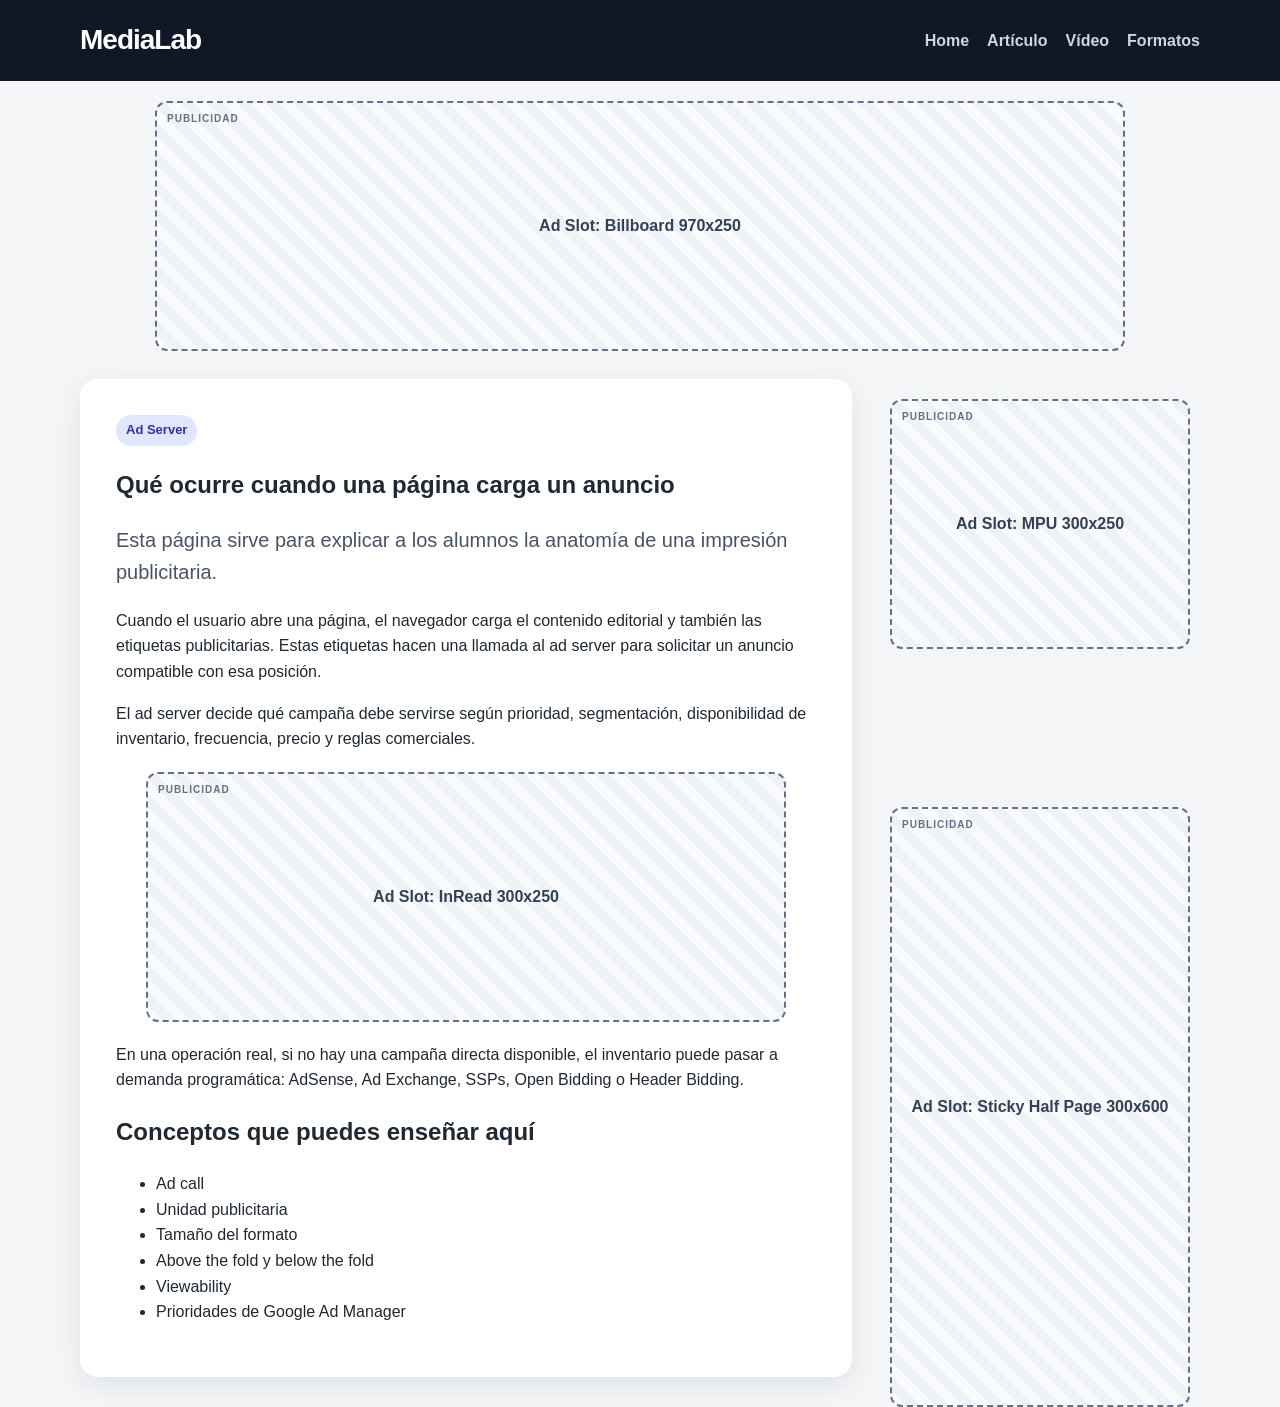
<file: recursos/medialab/articulo.html>
<!DOCTYPE html>
<html lang="es">
<head>
  <meta charset="UTF-8" />
  <meta name="viewport" content="width=device-width, initial-scale=1.0" />
  <title>Artículo | MediaLab</title>
  <link rel="stylesheet" href="css/styles.css" />
  <script defer src="js/main.js"></script>
</head>
<body>
  <header class="site-header">
    <div class="container header-inner">
      <a href="index.html" class="logo">MediaLab</a>
      <nav class="nav">
        <a href="index.html">Home</a>
        <a href="articulo.html">Artículo</a>
        <a href="video.html">Vídeo</a>
        <a href="formatos.html">Formatos</a>
      </nav>
    </div>
  </header>

  <div class="ad-slot ad-billboard" data-format="Billboard 970x250">
    <span>Ad Slot: Billboard 970x250</span>
  </div>

  <main class="container layout">
    <article class="content article">
      <span class="tag">Ad Server</span>
      <h1>Qué ocurre cuando una página carga un anuncio</h1>

      <p class="lead">
        Esta página sirve para explicar a los alumnos la anatomía de una impresión publicitaria.
      </p>

      <p>
        Cuando el usuario abre una página, el navegador carga el contenido editorial y también
        las etiquetas publicitarias. Estas etiquetas hacen una llamada al ad server para solicitar
        un anuncio compatible con esa posición.
      </p>

      <p>
        El ad server decide qué campaña debe servirse según prioridad, segmentación, disponibilidad
        de inventario, frecuencia, precio y reglas comerciales.
      </p>

      <div class="ad-slot ad-inread" data-format="InRead 300x250">
        <span>Ad Slot: InRead 300x250</span>
      </div>

      <p>
        En una operación real, si no hay una campaña directa disponible, el inventario puede pasar
        a demanda programática: AdSense, Ad Exchange, SSPs, Open Bidding o Header Bidding.
      </p>

      <h2>Conceptos que puedes enseñar aquí</h2>
      <ul>
        <li>Ad call</li>
        <li>Unidad publicitaria</li>
        <li>Tamaño del formato</li>
        <li>Above the fold y below the fold</li>
        <li>Viewability</li>
        <li>Prioridades de Google Ad Manager</li>
      </ul>
    </article>

    <aside class="sidebar">
      <div class="ad-slot ad-mpu" data-format="MPU 300x250">
        <span>Ad Slot: MPU 300x250</span>
      </div>

      <div class="ad-slot ad-halfpage sticky-side" data-format="Sticky Half Page 300x600">
        <span>Ad Slot: Sticky Half Page 300x600</span>
      </div>
    </aside>
  </main>
</body>
</html>
</file>
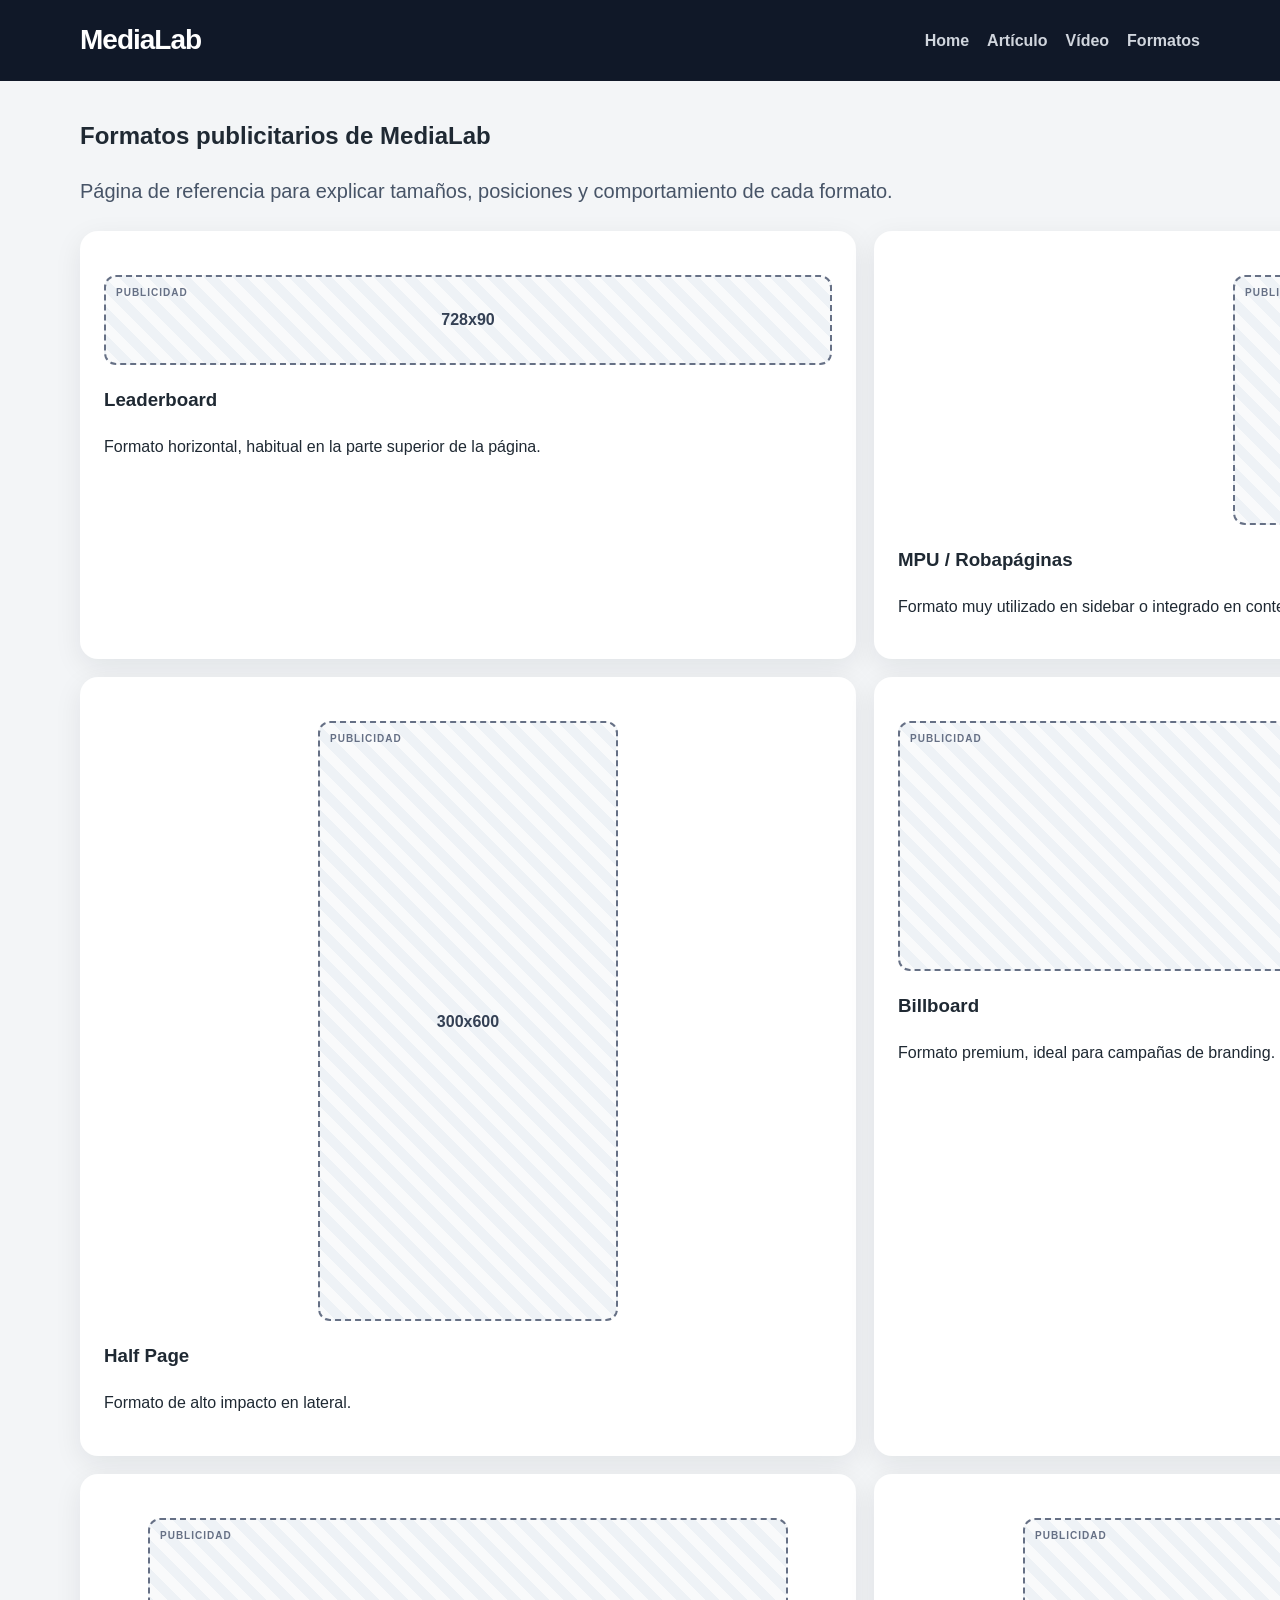
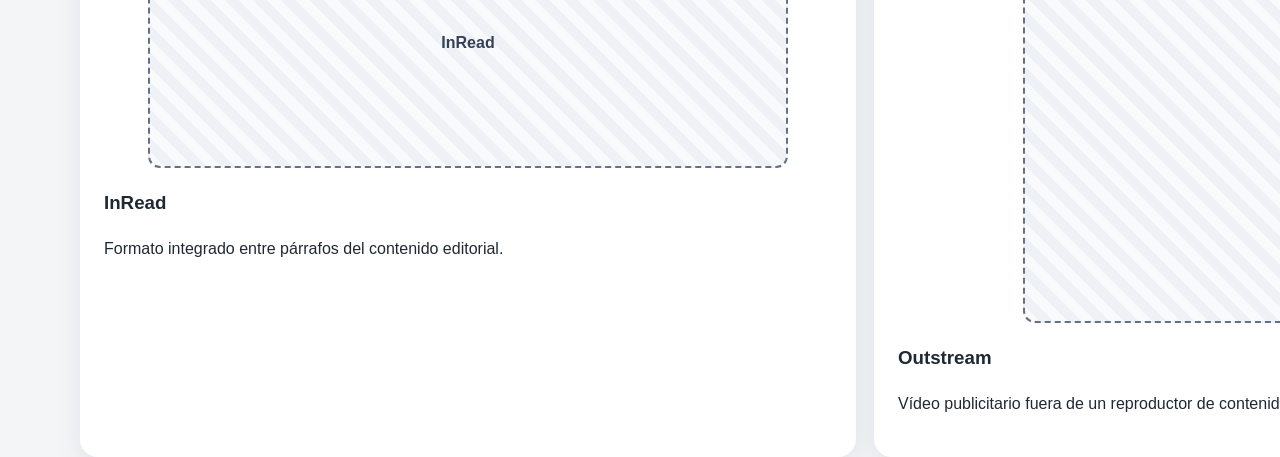
<file: recursos/medialab/formatos.html>
<!DOCTYPE html>
<html lang="es">
<head>
  <meta charset="UTF-8" />
  <meta name="viewport" content="width=device-width, initial-scale=1.0" />
  <title>Formatos Publicitarios | MediaLab</title>
  <link rel="stylesheet" href="css/styles.css" />
  <script defer src="js/main.js"></script>
</head>
<body>
  <header class="site-header">
    <div class="container header-inner">
      <a href="index.html" class="logo">MediaLab</a>
      <nav class="nav">
        <a href="index.html">Home</a>
        <a href="articulo.html">Artículo</a>
        <a href="video.html">Vídeo</a>
        <a href="formatos.html">Formatos</a>
      </nav>
    </div>
  </header>

  <main class="container">
    <section class="content wide">
      <h1>Formatos publicitarios de MediaLab</h1>
      <p class="lead">
        Página de referencia para explicar tamaños, posiciones y comportamiento de cada formato.
      </p>

      <div class="formats-grid">
        <div class="format-card">
          <div class="ad-slot ad-leaderboard"><span>728x90</span></div>
          <h3>Leaderboard</h3>
          <p>Formato horizontal, habitual en la parte superior de la página.</p>
        </div>

        <div class="format-card">
          <div class="ad-slot ad-mpu"><span>300x250</span></div>
          <h3>MPU / Robapáginas</h3>
          <p>Formato muy utilizado en sidebar o integrado en contenido.</p>
        </div>

        <div class="format-card">
          <div class="ad-slot ad-halfpage"><span>300x600</span></div>
          <h3>Half Page</h3>
          <p>Formato de alto impacto en lateral.</p>
        </div>

        <div class="format-card">
          <div class="ad-slot ad-billboard"><span>970x250</span></div>
          <h3>Billboard</h3>
          <p>Formato premium, ideal para campañas de branding.</p>
        </div>

        <div class="format-card">
          <div class="ad-slot ad-inread"><span>InRead</span></div>
          <h3>InRead</h3>
          <p>Formato integrado entre párrafos del contenido editorial.</p>
        </div>

        <div class="format-card">
          <div class="ad-slot ad-outstream"><span>Outstream Video</span></div>
          <h3>Outstream</h3>
          <p>Vídeo publicitario fuera de un reproductor de contenido.</p>
        </div>
      </div>
    </section>
  </main>
</body>
</html>
</file>
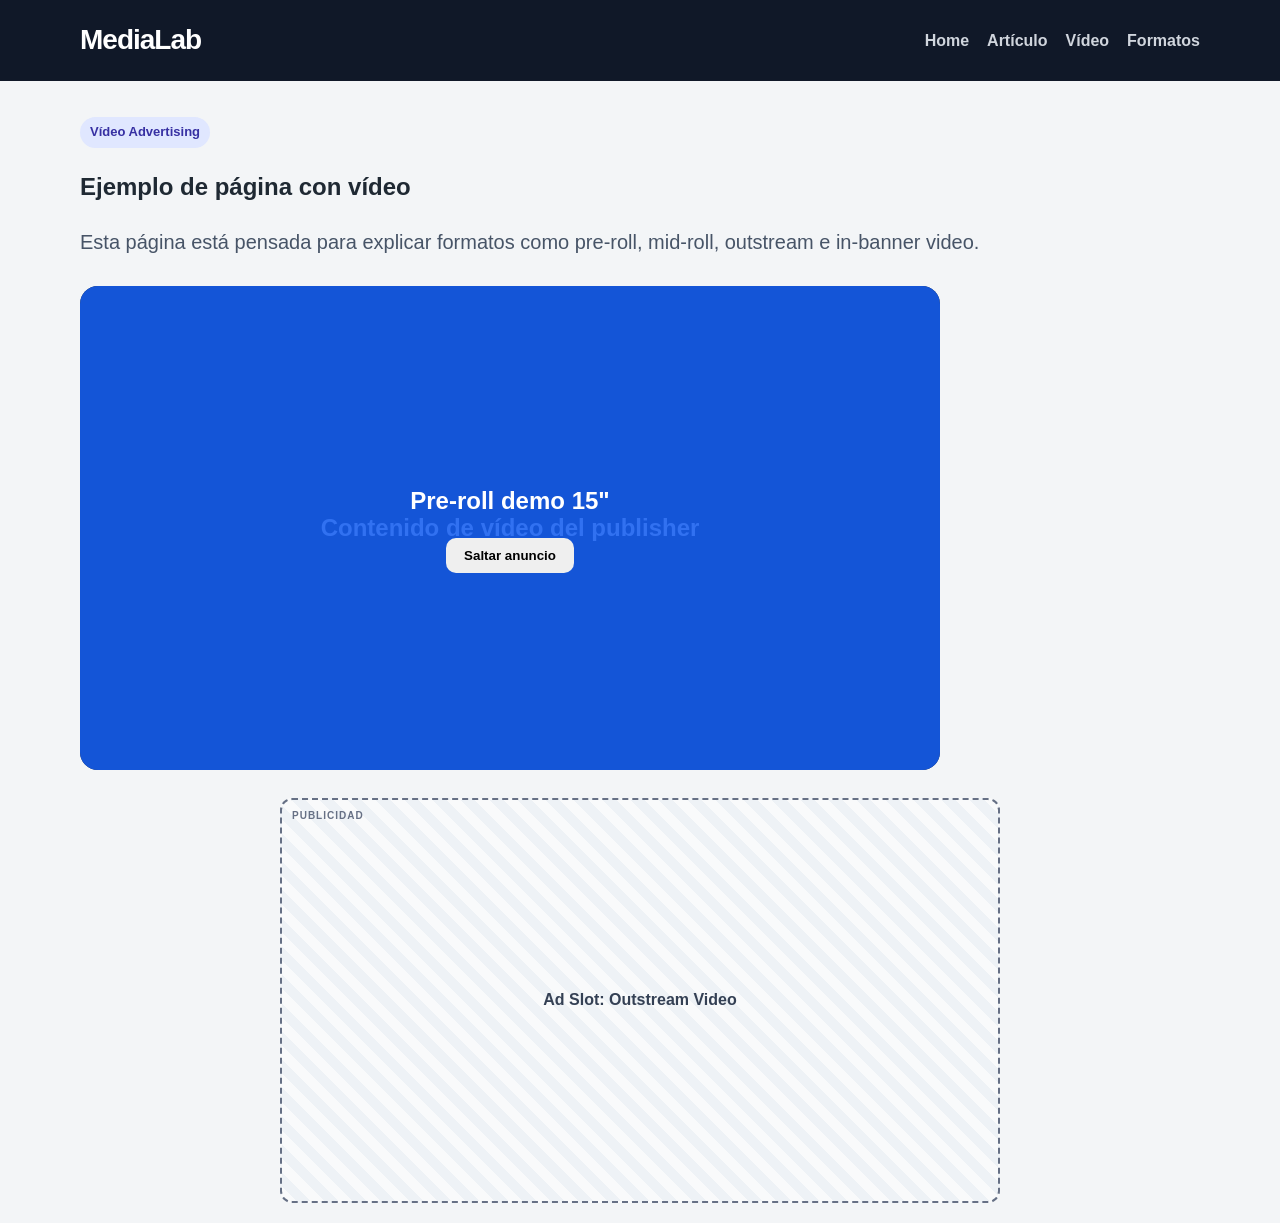
<file: recursos/medialab/video.html>
<!DOCTYPE html>
<html lang="es">
<head>
  <meta charset="UTF-8" />
  <meta name="viewport" content="width=device-width, initial-scale=1.0" />
  <title>Vídeo | MediaLab</title>
  <link rel="stylesheet" href="css/styles.css" />
  <script defer src="js/main.js"></script>
</head>
<body>
  <header class="site-header">
    <div class="container header-inner">
      <a href="index.html" class="logo">MediaLab</a>
      <nav class="nav">
        <a href="index.html">Home</a>
        <a href="articulo.html">Artículo</a>
        <a href="video.html">Vídeo</a>
        <a href="formatos.html">Formatos</a>
      </nav>
    </div>
  </header>

  <main class="container">
    <section class="content wide">
      <span class="tag">Vídeo Advertising</span>
      <h1>Ejemplo de página con vídeo</h1>
      <p class="lead">
        Esta página está pensada para explicar formatos como pre-roll, mid-roll, outstream e in-banner video.
      </p>

      <div class="video-player">
        <div class="video-ad-overlay">
          <span>Pre-roll demo 15"</span>
          <button onclick="skipVideoAd()">Saltar anuncio</button>
        </div>
        <div class="video-content">
          <span>Contenido de vídeo del publisher</span>
        </div>
      </div>

      <div class="ad-slot ad-outstream" data-format="Outstream Video">
        <span>Ad Slot: Outstream Video</span>
      </div>
    </section>
  </main>
</body>
</html>
</file>
<file: assets/styles.css>
/* ============================================================
   ESIC · Display & RTB · Sistema visual unificado
   Sesiones 1 y 2 — tokens compartidos
   ============================================================ */

@import url('https://fonts.googleapis.com/css2?family=Inter:wght@400;500;600;700;800;900&display=swap');

:root {
  /* Paleta institucional ESIC */
  --navy:       #0D1F3C;
  --navy-dark:  #08132A;
  --navy-mid:   #1A3058;
  --esic-red:   #C8102E;
  --esic-red-light: #f9e0e5;
  --slate:      #2B3A55;
  --silver:     #F2F4F7;
  --white:      #ffffff;

  /* Acento S1 (rojo ESIC) */
  --accent:     #C8102E;
  --accent-soft:#f9e0e5;

  /* Semántica de bloques */
  --teoria:     #1d4ed8;
  --teoria-bg:  #eff6ff;
  --practica:   #0f766e;
  --practica-bg:#f0fdfa;
  --reto:       #b45309;
  --reto-bg:    #fffbeb;
  --recurso:    #6d28d9;
  --recurso-bg: #f5f3ff;

  /* Texto */
  --ink:        #0f172a;
  --ink-mid:    #374151;
  --muted:      #64748b;
  --line:       #e2e8f0;

  /* Sombras */
  --shadow-sm:  0 2px 8px rgba(13,31,60,.08);
  --shadow:     0 8px 28px rgba(13,31,60,.12);
  --shadow-lg:  0 20px 60px rgba(13,31,60,.16);

  /* Radios */
  --r-sm: 10px;
  --r:    18px;
  --r-lg: 24px;

  /* Tipo */
  --font: 'Inter', ui-sans-serif, system-ui, -apple-system, 'Segoe UI', Arial, sans-serif;
  --mono: ui-monospace, SFMono-Regular, Menlo, Monaco, Consolas, 'Liberation Mono', monospace;
}

/* ─── Reset ─────────────────────────────────────────────── */
*, *::before, *::after { box-sizing: border-box; }
html { scroll-behavior: smooth; }
body {
  margin: 0;
  font-family: var(--font);
  font-size: 15px;
  line-height: 1.6;
  color: var(--ink);
  background: #eef2f8;
}
a { color: inherit; }
code {
  font-family: var(--mono);
  font-size: .88em;
  background: #eef4fb;
  border: 1px solid var(--line);
  border-radius: 6px;
  padding: .1em .35em;
}

/* ─── Layout principal ───────────────────────────────────── */
.layout {
  display: grid;
  grid-template-columns: 288px 1fr;
  min-height: 100vh;
}

/* ─── Sidebar ────────────────────────────────────────────── */
.sidebar {
  position: sticky;
  top: 0;
  height: 100vh;
  background: var(--navy-dark);
  color: white;
  display: flex;
  flex-direction: column;
  overflow: hidden;
}
.sidebar-inner {
  overflow-y: auto;
  flex: 1;
  padding: 20px 16px 24px;
}

/* Brand */
.brand {
  display: flex;
  align-items: center;
  gap: 12px;
  margin-bottom: 20px;
  padding-bottom: 18px;
  border-bottom: 1px solid rgba(255,255,255,.1);
}
.brand-logo {
  height: 28px;
  filter: brightness(0) invert(1);
  opacity: .95;
}
.brand-info { flex: 1; min-width: 0; }
.brand-info h1 {
  font-size: 13px;
  font-weight: 800;
  line-height: 1.2;
  margin: 0;
  white-space: nowrap;
  overflow: hidden;
  text-overflow: ellipsis;
}
.brand-info p {
  font-size: 11px;
  color: #94a3b8;
  margin: 3px 0 0;
}

/* Session badge */
.session-badge {
  display: inline-flex;
  align-items: center;
  gap: 6px;
  background: rgba(200,16,46,.22);
  border: 1px solid rgba(200,16,46,.4);
  color: #fca5a5;
  font-size: 11px;
  font-weight: 800;
  letter-spacing: .07em;
  text-transform: uppercase;
  border-radius: 999px;
  padding: 5px 10px;
  margin-bottom: 16px;
}
.session-badge .dot {
  width: 6px; height: 6px;
  border-radius: 50%;
  background: var(--esic-red);
}

/* Mode pill */
.mode-pill {
  display: inline-flex;
  align-items: center;
  gap: 6px;
  padding: 5px 10px;
  border-radius: 999px;
  font-size: 11px;
  font-weight: 700;
  margin-bottom: 16px;
}
.mode-pill.alumno { background: rgba(255,255,255,.1); color: #cbd5e1; }
.mode-pill.profesor { background: rgba(200,16,46,.2); color: #fca5a5; border: 1px solid rgba(200,16,46,.35); }
.mode-pill svg { width: 13px; height: 13px; }

/* Nav */
.nav {
  display: flex;
  flex-direction: column;
  gap: 3px;
}
.nav a {
  text-decoration: none;
  display: grid;
  grid-template-columns: 32px 1fr;
  gap: 9px;
  align-items: center;
  padding: 9px 10px;
  border-radius: 12px;
  color: #94a3b8;
  font-size: 12.5px;
  transition: background .15s, color .15s;
}
.nav a:hover { background: rgba(255,255,255,.07); color: #e2e8f0; }
.nav a.active { background: rgba(200,16,46,.2); color: white; border: 1px solid rgba(200,16,46,.3); }
.nav a .num {
  background: rgba(255,255,255,.1);
  border-radius: 8px;
  text-align: center;
  padding: 4px 0;
  font-weight: 900;
  font-size: 11px;
}
.nav a.active .num { background: var(--esic-red); }

/* Side actions */
.side-actions {
  padding: 14px 16px;
  border-top: 1px solid rgba(255,255,255,.08);
  display: flex;
  flex-direction: column;
  gap: 6px;
}
.side-actions a {
  font-size: 11.5px;
  text-decoration: none;
  border: 1px solid rgba(255,255,255,.13);
  border-radius: 10px;
  padding: 9px 12px;
  color: #94a3b8;
  transition: color .15s, border-color .15s;
}
.side-actions a:hover { color: white; border-color: rgba(255,255,255,.28); }

/* ─── Main content ───────────────────────────────────────── */
.main {
  padding: 28px 36px 72px;
  max-width: 1200px;
}

/* Topbar */
.topbar {
  display: flex;
  justify-content: space-between;
  align-items: flex-start;
  gap: 20px;
  margin-bottom: 32px;
}
.topbar-info h1 {
  font-size: 30px;
  font-weight: 900;
  letter-spacing: -.03em;
  margin: 0 0 4px;
  color: var(--navy);
}
.topbar-info p { color: var(--muted); margin: 0; font-size: 14px; }

/* ─── Screen sections ────────────────────────────────────── */
.screen {
  padding: 0 0 56px;
  border-top: 1px solid var(--line);
  scroll-margin-top: 24px;
}
.screen:first-of-type { border-top: 0; }

/* Screen header */
.screen-head {
  background: white;
  border: 1px solid var(--line);
  border-radius: var(--r-lg);
  box-shadow: var(--shadow);
  padding: 28px 32px;
  margin-bottom: 18px;
  position: relative;
  overflow: hidden;
}
.screen-head::before {
  content: '';
  position: absolute;
  top: 0; left: 0; right: 0;
  height: 4px;
  background: linear-gradient(90deg, var(--esic-red), #e05577);
}

.eyebrow {
  text-transform: uppercase;
  letter-spacing: .12em;
  color: var(--esic-red);
  font-size: 11px;
  font-weight: 800;
  margin: 0 0 10px;
}
.screen-head h2 {
  font-size: 32px;
  font-weight: 900;
  letter-spacing: -.035em;
  margin: 0 0 8px;
  color: var(--navy);
}
.subtitle {
  font-size: 17px;
  margin: 0 0 8px;
  color: var(--slate);
  font-weight: 600;
}
.lead {
  font-size: 15px;
  color: var(--muted);
  max-width: 860px;
  margin: 0;
}

/* Actions row */
.actions {
  display: flex;
  flex-wrap: wrap;
  gap: 9px;
  margin-top: 18px;
}

/* Buttons */
.btn {
  display: inline-flex;
  align-items: center;
  justify-content: center;
  text-decoration: none;
  font-family: var(--font);
  font-weight: 700;
  font-size: 13px;
  border-radius: 999px;
  padding: 9px 16px;
  transition: transform .15s, box-shadow .15s;
  cursor: pointer;
  border: none;
}
.btn:hover { transform: translateY(-1px); }
.btn-primary {
  background: var(--navy);
  color: white;
  box-shadow: 0 6px 18px rgba(13,31,60,.22);
}
.btn-primary:hover { box-shadow: 0 10px 28px rgba(13,31,60,.28); }
.btn-red {
  background: var(--esic-red);
  color: white;
  box-shadow: 0 6px 18px rgba(200,16,46,.28);
}
.btn-outline {
  background: white;
  color: var(--navy);
  border: 1px solid var(--line);
}
.btn { background: var(--navy); color: white; }
.btn.alt { background: white; color: var(--navy); border: 1px solid var(--line); box-shadow: var(--shadow-sm); }

/* ─── Content grid ───────────────────────────────────────── */
.content-grid {
  display: grid;
  grid-template-columns: minmax(0,1fr) 340px;
  gap: 18px;
}

/* Cards */
.student-card, .teacher-card {
  background: white;
  border: 1px solid var(--line);
  border-radius: var(--r);
  box-shadow: var(--shadow-sm);
  padding: 26px;
}
.student-card { border-left: 4px solid var(--teoria); }
.teacher-card {
  background: #fdfbf7;
  border-color: #f1e0b8;
  border-left: 4px solid var(--reto);
}
.student-card h3, .teacher-card h3 {
  margin: 0 0 10px;
  color: var(--navy);
  font-size: 15px;
  font-weight: 800;
}

/* ─── Block type labels ──────────────────────────────────── */
.tag {
  display: inline-flex;
  align-items: center;
  gap: 5px;
  font-size: 10px;
  font-weight: 800;
  letter-spacing: .08em;
  text-transform: uppercase;
  border-radius: 999px;
  padding: 3px 9px;
  margin-bottom: 10px;
}
.tag-teoria  { background: var(--teoria-bg);   color: var(--teoria);   border: 1px solid #bfdbfe; }
.tag-practica{ background: var(--practica-bg); color: var(--practica); border: 1px solid #99f6e4; }
.tag-reto    { background: var(--reto-bg);     color: var(--reto);     border: 1px solid #fcd34d; }
.tag-recurso { background: var(--recurso-bg);  color: var(--recurso);  border: 1px solid #ddd6fe; }

/* ─── Content components ─────────────────────────────────── */
.grid { display: grid; gap: 12px; }
.grid.four  { grid-template-columns: repeat(4,1fr); }
.grid.three { grid-template-columns: repeat(3,1fr); }

.grid article, .roles div, .compare > div, .case-card {
  border: 1px solid var(--line);
  border-radius: 14px;
  padding: 15px;
  background: var(--silver);
}
.grid article strong, .roles b { display: block; margin-bottom: 5px; font-size: 13px; color: var(--navy); }
.grid article span, .roles span { color: var(--muted); font-size: 13px; }

.roles { display: grid; grid-template-columns: repeat(4,1fr); gap: 12px; }

/* Flows */
.flow, .big-flow, .stack {
  display: flex;
  gap: 8px;
  flex-wrap: wrap;
  align-items: center;
  margin: 16px 0;
}
.flow span, .big-flow span, .stack span {
  padding: 9px 13px;
  border-radius: 999px;
  background: var(--teoria-bg);
  border: 1px solid #bfdbfe;
  font-weight: 700;
  font-size: 12.5px;
  color: var(--teoria);
}
.flow span:not(:last-child)::after,
.big-flow span:not(:last-child)::after {
  content: '→';
  margin-left: 9px;
  color: var(--muted);
}
.big-flow.full span { border-radius: 12px; }

/* Compare */
.compare { display: grid; grid-template-columns: 1fr 1fr; gap: 12px; }

/* Tables */
.table-wrap {
  overflow: auto;
  border-radius: 14px;
  border: 1px solid var(--line);
  margin: 14px 0;
}
table { width: 100%; border-collapse: collapse; background: white; }
th, td {
  padding: 11px 14px;
  border-bottom: 1px solid var(--line);
  text-align: left;
  vertical-align: top;
  font-size: 13.5px;
}
th {
  background: var(--navy);
  color: white;
  font-size: 12px;
  font-weight: 700;
  text-transform: uppercase;
  letter-spacing: .06em;
}

/* Blockquote */
blockquote {
  border-left: 4px solid var(--esic-red);
  background: var(--esic-red-light);
  padding: 14px 18px;
  margin: 20px 0 0;
  border-radius: 0 14px 14px 0;
  font-weight: 700;
  font-size: 14px;
  color: #7f0e1e;
}

/* Image card */
.image-card {
  border: 1px solid var(--line);
  border-radius: var(--r);
  overflow: hidden;
  background: white;
  margin-bottom: 18px;
}
.image-card img { display: block; max-width: 100%; height: auto; }

/* Code grid */
.codegrid { display: grid; grid-template-columns: 1fr 1fr; gap: 12px; }
.codegrid code {
  display: block;
  white-space: pre-wrap;
  padding: 14px;
  background: var(--navy-dark);
  color: #93c5fd;
  border: none;
  font-size: 12px;
  line-height: 1.7;
}

/* Steps */
.steps { columns: 2; }

/* Chips */
.chips { display: flex; flex-wrap: wrap; gap: 7px; }
.chips span {
  background: var(--silver);
  border: 1px solid var(--line);
  border-radius: 999px;
  padding: 5px 10px;
  font-weight: 700;
  font-size: 12px;
}

/* Warning */
.warning {
  background: #fffbeb;
  border: 1px solid #fcd34d;
  border-radius: 14px;
  padding: 14px 16px;
  margin: 14px 0;
  font-size: 13.5px;
}

/* Pager */
.pager {
  display: flex;
  justify-content: space-between;
  gap: 14px;
  margin-top: 20px;
  padding-top: 18px;
  border-top: 1px solid var(--line);
}
.pager a {
  text-decoration: none;
  background: white;
  border: 1px solid var(--line);
  border-radius: 999px;
  padding: 9px 16px;
  font-weight: 700;
  font-size: 13px;
  color: var(--navy);
  transition: box-shadow .15s, transform .15s;
}
.pager a:hover { box-shadow: var(--shadow-sm); transform: translateY(-1px); }

/* ─── Login overlay ──────────────────────────────────────── */
.overlay {
  position: fixed;
  inset: 0;
  background: rgba(8,19,42,.94);
  display: none;
  z-index: 100;
  place-items: center;
  padding: 20px;
}
.overlay.show { display: grid; }
.login {
  background: white;
  border-radius: var(--r-lg);
  padding: 32px;
  max-width: 420px;
  width: 100%;
  box-shadow: var(--shadow-lg);
}
.login-logo { height: 32px; margin-bottom: 20px; }
.login h2 { margin: 0 0 8px; color: var(--navy); font-size: 22px; }
.login p { color: var(--muted); margin: 0 0 20px; font-size: 14px; }
.login input {
  width: 100%;
  border: 1px solid var(--line);
  border-radius: 12px;
  padding: 12px 14px;
  margin: 8px 0;
  font-size: 15px;
  font-family: var(--font);
  outline: none;
  transition: border-color .15s;
}
.login input:focus { border-color: var(--esic-red); }
.login button {
  width: 100%;
  border: none;
  cursor: pointer;
  background: var(--navy);
  color: white;
  border-radius: 999px;
  padding: 12px;
  font-size: 15px;
  font-weight: 800;
  font-family: var(--font);
  margin-top: 12px;
}
.login button:hover { background: var(--navy-mid); }
.login .err { color: var(--esic-red); font-size: 13px; min-height: 20px; margin-top: 6px; }

/* ─── Intro / landing screen ─────────────────────────────── */
.screen-head.hero-head {
  background: linear-gradient(135deg, var(--navy-dark) 0%, var(--navy-mid) 100%);
  color: white;
}
.screen-head.hero-head::before { background: linear-gradient(90deg, var(--esic-red), #f97316); }
.screen-head.hero-head .eyebrow { color: #fca5a5; }
.screen-head.hero-head h2 { color: white; font-size: 38px; }
.screen-head.hero-head .subtitle { color: #cbd5e1; }
.screen-head.hero-head .lead { color: #94a3b8; }
.screen-head.hero-head .btn { background: white; color: var(--navy); }
.screen-head.hero-head .btn.alt { background: rgba(255,255,255,.12); color: white; border-color: rgba(255,255,255,.25); }

/* ─── Session continuity banner (S2 recap) ───────────────── */
.recap-banner {
  background: linear-gradient(135deg, #0f172a, #1e3a5f);
  color: white;
  border-radius: var(--r);
  padding: 20px 24px;
  margin-bottom: 20px;
  display: flex;
  align-items: center;
  gap: 16px;
  border: 1px solid rgba(200,16,46,.35);
}
.recap-icon {
  width: 44px; height: 44px;
  border-radius: 12px;
  background: var(--esic-red);
  display: grid;
  place-items: center;
  font-size: 20px;
  flex-shrink: 0;
}
.recap-text b { display: block; font-size: 14px; color: #fca5a5; font-weight: 800; }
.recap-text p { margin: 4px 0 0; font-size: 13px; color: #94a3b8; line-height: 1.45; }

/* ─── Responsive ─────────────────────────────────────────── */
@media (max-width: 1100px) {
  .layout { grid-template-columns: 1fr; }
  .sidebar { position: relative; height: auto; }
  .nav { display: grid; grid-template-columns: repeat(2,1fr); }
  .main { padding: 22px 20px 60px; }
  .content-grid { grid-template-columns: 1fr; }
  .grid.four, .roles { grid-template-columns: repeat(2,1fr); }
}

@media (max-width: 700px) {
  .topbar { display: block; }
  .topbar-info h1 { font-size: 24px; }
  .screen-head h2 { font-size: 26px; }
  .grid.four, .grid.three, .roles, .compare, .codegrid { grid-template-columns: 1fr; }
  .steps { columns: 1; }
  .nav { grid-template-columns: 1fr; }
  .main { padding: 16px; }
  .screen-head, .student-card, .teacher-card { padding: 18px 20px; }
  .pager { flex-direction: column; }
  .content-grid { gap: 12px; }
}
</file>
<file: recursos/medialab/css/styles.css>
* {
  box-sizing: border-box;
}

body {
  margin: 0;
  font-family: Arial, Helvetica, sans-serif;
  background: #f3f5f7;
  color: #1f2933;
  line-height: 1.6;
}

.container {
  width: min(1120px, 92%);
  margin: 0 auto;
}

.site-header {
  background: #101828;
  color: white;
  position: sticky;
  top: 0;
  z-index: 20;
}

.header-inner {
  display: flex;
  align-items: center;
  justify-content: space-between;
  padding: 18px 0;
}

.logo {
  color: white;
  text-decoration: none;
  font-size: 28px;
  font-weight: 800;
  letter-spacing: -1px;
}

.nav {
  display: flex;
  gap: 18px;
  flex-wrap: wrap;
}

.nav a {
  color: #d0d5dd;
  text-decoration: none;
  font-weight: 600;
}

.nav a:hover {
  color: white;
}

.layout {
  display: grid;
  grid-template-columns: minmax(0, 1fr) 320px;
  gap: 28px;
  margin-top: 28px;
}

.content {
  min-width: 0;
}

.content.wide {
  margin-top: 36px;
}

.lead {
  font-size: 20px;
  color: #475467;
}

.card,
.format-card {
  background: white;
  border-radius: 18px;
  padding: 24px;
  box-shadow: 0 8px 28px rgba(16, 24, 40, 0.08);
}

.hero-card {
  margin: 24px 0;
  padding: 34px;
}

.grid,
.formats-grid {
  display: grid;
  grid-template-columns: repeat(3, 1fr);
  gap: 18px;
  margin-top: 24px;
}

.formats-grid {
  grid-template-columns: repeat(2, 1fr);
}

.tag {
  display: inline-block;
  background: #e0e7ff;
  color: #3730a3;
  padding: 5px 10px;
  border-radius: 999px;
  font-size: 13px;
  font-weight: 700;
}

.button {
  display: inline-block;
  background: #155eef;
  color: white;
  text-decoration: none;
  padding: 11px 18px;
  border-radius: 10px;
  font-weight: 700;
}

.sidebar {
  display: flex;
  flex-direction: column;
  gap: 22px;
}

.sticky-side {
  position: sticky;
  top: 96px;
}

.article {
  background: white;
  border-radius: 18px;
  padding: 36px;
  box-shadow: 0 8px 28px rgba(16, 24, 40, 0.08);
}

/* Espacios publicitarios demo */
.ad-slot {
  border: 2px dashed #667085;
  background:
    repeating-linear-gradient(
      45deg,
      #f9fafb,
      #f9fafb 10px,
      #eef2f6 10px,
      #eef2f6 20px
    );
  color: #344054;
  display: flex;
  align-items: center;
  justify-content: center;
  text-align: center;
  font-weight: 800;
  border-radius: 12px;
  margin: 20px auto;
  position: relative;
  overflow: hidden;
}

.ad-slot::before {
  content: "PUBLICIDAD";
  position: absolute;
  top: 8px;
  left: 10px;
  font-size: 10px;
  letter-spacing: 1px;
  color: #667085;
}

.ad-leaderboard {
  width: min(728px, 92vw);
  height: 90px;
}

.ad-mpu {
  width: 300px;
  height: 250px;
}

.ad-halfpage {
  width: 300px;
  height: 600px;
}

.ad-billboard {
  width: min(970px, 92vw);
  height: 250px;
}

.ad-inread {
  width: min(100%, 640px);
  height: 250px;
}

.ad-outstream {
  width: min(100%, 720px);
  height: 405px;
}

.sticky-ad {
  position: fixed;
  left: 50%;
  bottom: 16px;
  transform: translateX(-50%);
  width: min(728px, 92vw);
  min-height: 70px;
  background: #101828;
  color: white;
  border-radius: 14px;
  box-shadow: 0 10px 35px rgba(0,0,0,.25);
  display: flex;
  align-items: center;
  justify-content: center;
  z-index: 30;
  font-weight: 800;
}

.sticky-ad button {
  position: absolute;
  right: 12px;
  top: 8px;
  background: white;
  color: #101828;
  border: 0;
  border-radius: 50%;
  width: 26px;
  height: 26px;
  font-size: 18px;
  cursor: pointer;
}

.video-player {
  position: relative;
  width: min(100%, 860px);
  aspect-ratio: 16 / 9;
  background: #111827;
  border-radius: 18px;
  overflow: hidden;
  margin: 28px 0;
}

.video-content,
.video-ad-overlay {
  position: absolute;
  inset: 0;
  display: flex;
  align-items: center;
  justify-content: center;
  color: white;
  font-size: 24px;
  font-weight: 800;
}

.video-ad-overlay {
  background: rgba(21, 94, 239, 0.88);
  flex-direction: column;
  gap: 18px;
  z-index: 2;
}

.video-ad-overlay button {
  padding: 10px 18px;
  border-radius: 10px;
  border: none;
  font-weight: 800;
  cursor: pointer;
}

@media (max-width: 900px) {
  .layout {
    grid-template-columns: 1fr;
  }

  .grid,
  .formats-grid {
    grid-template-columns: 1fr;
  }

  .sidebar {
    align-items: center;
  }

  .ad-halfpage {
    height: 480px;
  }
}

@media (max-width: 520px) {
  .header-inner {
    align-items: flex-start;
    flex-direction: column;
    gap: 12px;
  }

  .ad-mpu,
  .ad-halfpage {
    width: 100%;
  }

  .sticky-ad {
    min-height: 56px;
    font-size: 14px;
  }
}
</file>
